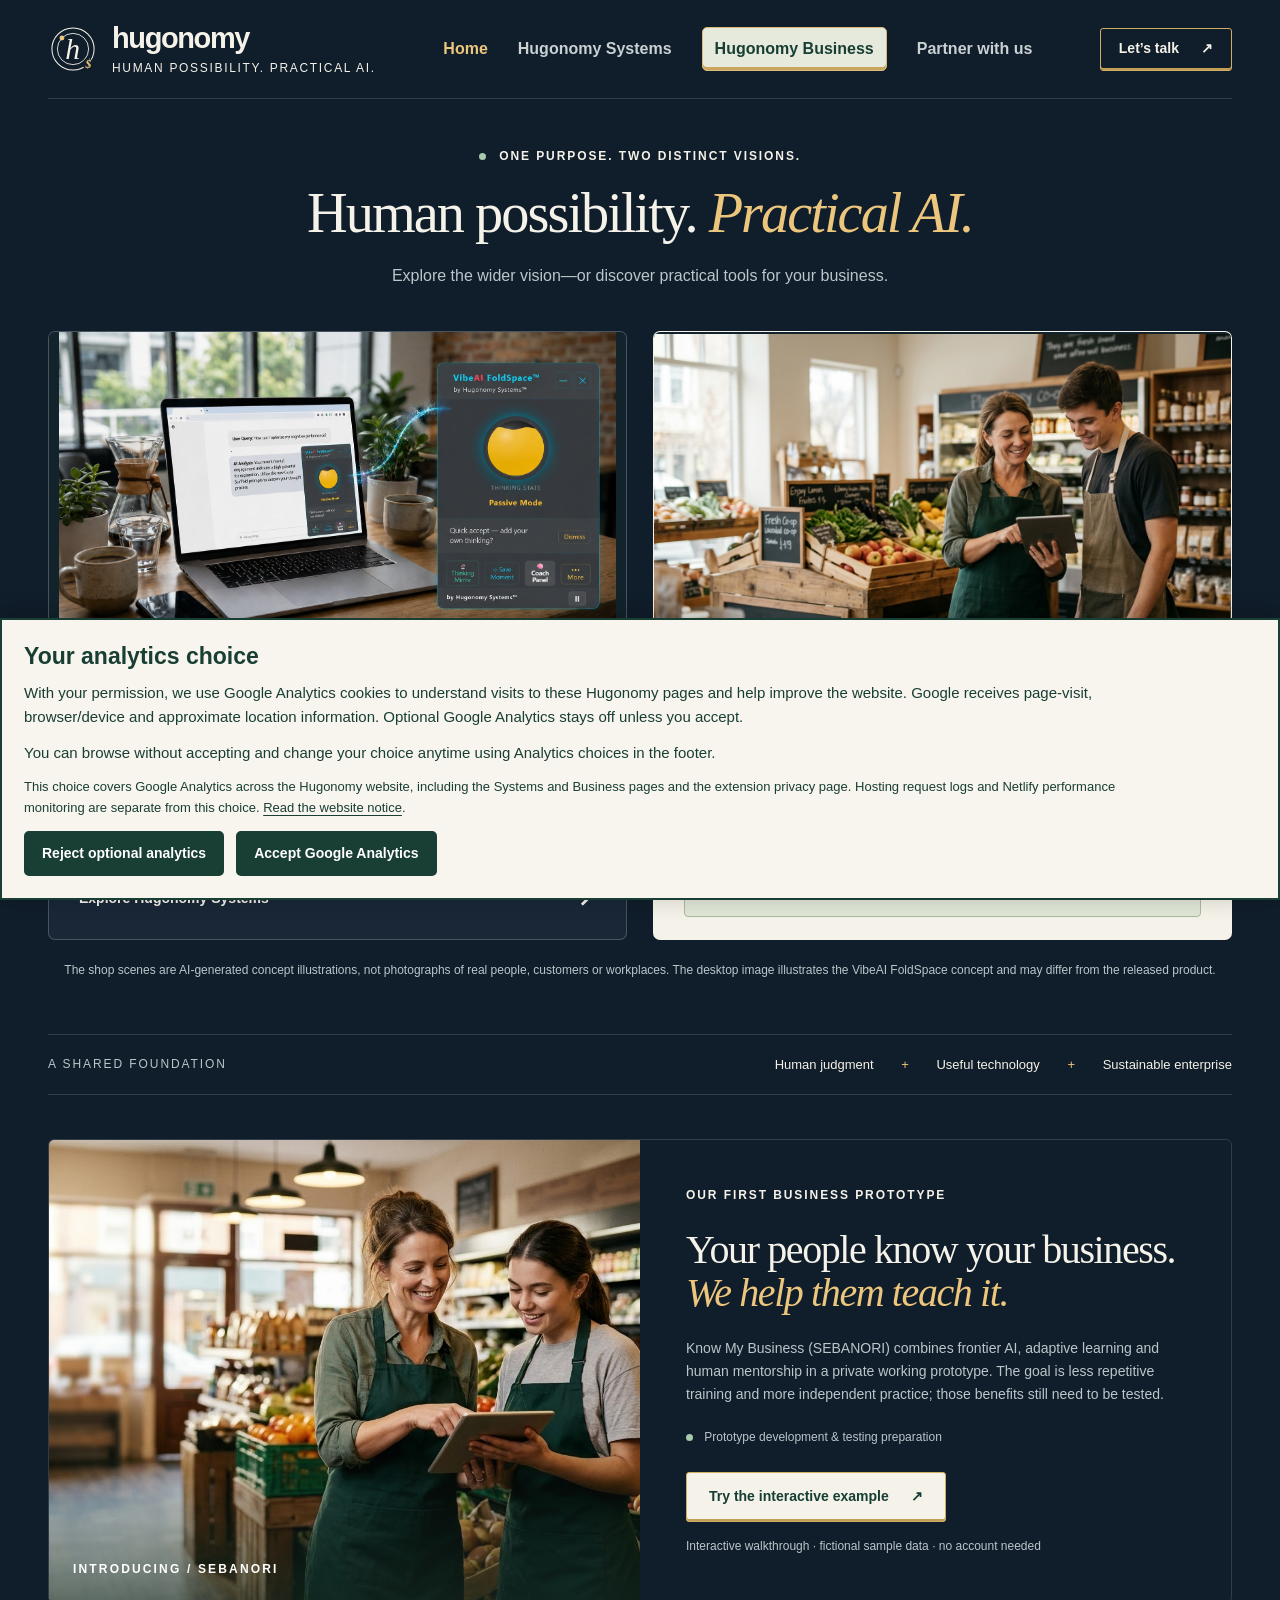
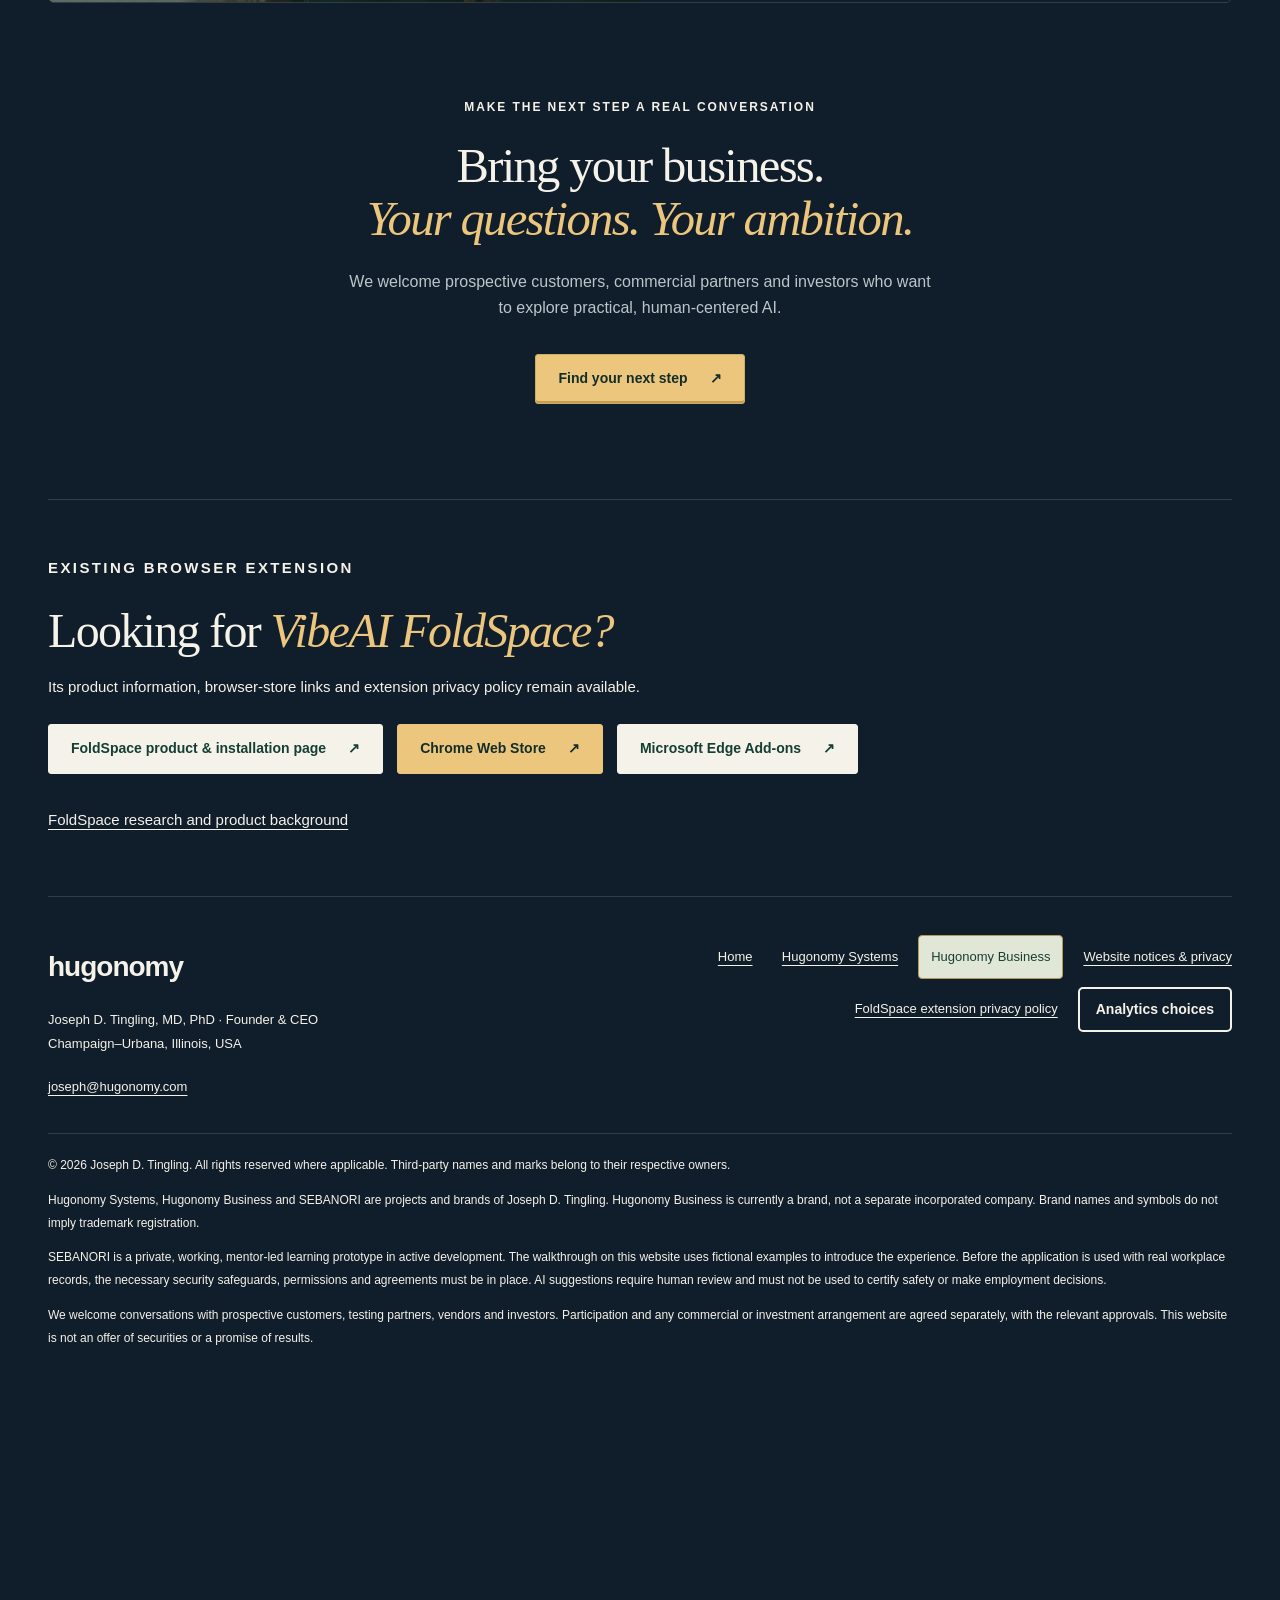
<file: index.html>
<!doctype html><html lang="en"><head><meta charset="utf-8"><meta name="viewport" content="width=device-width, initial-scale=1"><meta name="theme-color" content="#101d2a"><title>Hugonomy — Human possibility. Practical AI.</title><link rel="icon" href="/assets/hugonomy-two-orbit.svg" type="image/svg+xml"><link rel="stylesheet" href="/design.css"><link rel="stylesheet" href="/split-hero.css"><script src="/design.js" defer></script><link rel="stylesheet" href="/accessibility.css"><link rel="stylesheet" href="/footer.css"><meta name="description" content="Explore Hugonomy Systems and Hugonomy Business: ideas about human agency, practical AI tools, and the SEBANORI workplace-learning prototype."><link rel="canonical" href="https://hugonomy.com/"><meta property="og:title" content="Hugonomy — Human possibility. Practical AI."><meta property="og:description" content="Explore Hugonomy Systems and Hugonomy Business: ideas about human agency, practical AI tools, and the SEBANORI workplace-learning prototype."><meta property="og:url" content="https://hugonomy.com/"><meta property="og:type" content="website"><meta property="og:site_name" content="Hugonomy"><meta property="og:image" content="https://hugonomy.com/assets/people-01.jpg"><meta name="twitter:card" content="summary_large_image"><link rel="stylesheet" href="/landing-integration.css"><link rel="stylesheet" href="/website-analytics.css"><script src="/website-analytics.js" defer></script></head><body class="dark"><a class="skip" href="#main">Skip to content</a><header class="nav wrap"><a href="/" class="brand" aria-label="Hugonomy home"><svg class="brand-h" aria-hidden="true" xmlns="http://www.w3.org/2000/svg" viewBox="0 0 64 64" fill="none"><circle cx="32" cy="32" r="27" stroke="currentColor" stroke-width="1.3"/><circle cx="32" cy="32" r="20" stroke="currentColor" stroke-width="1.1"/><text x="31" y="45" text-anchor="middle" font-family="Georgia, Times New Roman, serif" font-size="38" font-style="italic" fill="currentColor">h</text><circle cx="17.86" cy="17.86" r="3.1" fill="#ecc67c"/><circle cx="51.1" cy="51.1" r="7" fill="var(--mark-background,#101d2a)"/><text x="51.1" y="56.1" text-anchor="middle" font-family="Georgia, Times New Roman, serif" font-size="15" font-weight="600" fill="#ecc67c">$</text></svg><span>hugonomy<small>HUMAN POSSIBILITY. PRACTICAL AI.</small></span></a><nav aria-label="Main navigation"><a href="/" aria-current="page">Home</a><a href="/foldspace" >Hugonomy Systems</a><a href="/business/" >Hugonomy Business</a><a href="/business/#opportunity">Partner with us</a></nav><a class="button nav-cta" href="/business/#contact">Let’s talk <span>↗</span></a></header>
<main tabindex="-1" id="main"><section class="split-hero wrap" aria-labelledby="shared-hero-title">
 <div class="split-intro"><p class="eyebrow"><span class="dot"></span> ONE PURPOSE. TWO DISTINCT VISIONS.</p><h1 id="shared-hero-title">Human possibility. <em>Practical AI.</em></h1><p class="lede">Explore the wider vision—or discover practical tools for your business.</p></div>
 <div class="hero-paths">
  <a class="hero-path systems-path" href="/foldspace" aria-labelledby="systems-path-title">
   <div class="path-image"><img src="/assets/systems-foldspace-hero.jpg" alt="Existing Hugonomy Systems concept image: a desktop laptop showing VibeAI FoldSpace and its Thinking Mirror." width="1635" height="963" fetchpriority="high"></div>
   <div class="path-copy"><p class="eyebrow">THE WIDER VISION</p><h2 id="systems-path-title">Hugonomy <em>Systems</em></h2><p>Human agency, AI governance and the ideas shaping how we work with technology.</p><span class="path-action">Explore Hugonomy Systems <span aria-hidden="true">↗</span></span></div>
  </a>
  <a class="hero-path business-path" href="/business/" aria-labelledby="business-path-title">
   <div class="path-image"><img src="/assets/people-01.jpg" alt="AI-generated illustration: Concept illustration of a mentor and trainee discussing a tablet together in a food shop." width="1376" height="768" fetchpriority="high"></div>
   <div class="path-copy"><p class="eyebrow">PRACTICAL APPLICATION</p><h2 id="business-path-title">Hugonomy <em>Business</em></h2><p>Less time training. More time getting things done. Explore our early-stage approach to sharing workplace know-how.</p><span class="path-action">Explore Hugonomy Business <span aria-hidden="true">↗</span></span></div>
  </a>
 </div>
 <p class="split-caption image-disclosure">The shop scenes are AI-generated concept illustrations, not photographs of real people, customers or workplaces. The desktop image illustrates the VibeAI FoldSpace concept and may differ from the released product.</p>
</section>
<div class="shared-line wrap"><span>A SHARED FOUNDATION</span><p>Human judgment <b>+</b> Useful technology <b>+</b> Sustainable enterprise</p></div>

<section class="featured wrap"><div class="feature-photo"><img src="/assets/people-03.jpg" alt="AI-generated illustration: Concept scene of colleagues discussing a tablet beside fresh produce." loading="lazy" width="1376" height="768"><span class="image-label">INTRODUCING / SEBANORI</span></div><div class="featured-copy"><p class="eyebrow">OUR FIRST BUSINESS PROTOTYPE</p><h2>Your people know your business.<br><em>We help them teach it.</em></h2><p>Know My Business (SEBANORI) combines frontier AI, adaptive learning and human mentorship in a private working prototype. The goal is less repetitive training and more independent practice; those benefits still need to be tested.</p><p class="small-status"><span class="dot"></span> Prototype development &amp; testing preparation</p><a class="button cream" href="/business/sebanori/">Try the interactive example <span>↗</span></a><p class="fine">Interactive walkthrough · fictional sample data · no account needed</p></div></section>
<section class="invitation wrap"><p class="eyebrow">MAKE THE NEXT STEP A REAL CONVERSATION</p><h2>Bring your business.<br><em>Your questions. Your ambition.</em></h2><p>We welcome prospective customers, commercial partners and investors who want to explore practical, human-centered AI.</p><a class="button gold" href="/business/#contact">Find your next step <span>↗</span></a></section><section class="wrap foldspace-access" id="install" aria-labelledby="foldspace-title"><div id="install-actions"><p class="eyebrow">EXISTING BROWSER EXTENSION</p><h2 id="foldspace-title">Looking for <em>VibeAI FoldSpace?</em></h2><p>Its product information, browser-store links and extension privacy policy remain available.</p><div class="actions"><a class="button cream" href="/foldspace">FoldSpace product &amp; installation page <span aria-hidden="true">↗</span></a><a class="button gold" href="https://chromewebstore.google.com/detail/lkmfjgaahnmlncgaeocfgiohjiodiohi" target="_blank" rel="noopener noreferrer">Chrome Web Store <span aria-hidden="true">↗</span></a><a class="button cream" href="https://microsoftedge.microsoft.com/addons/detail/kbdhbghaidmildhhbodkppnnhklmddfh" target="_blank" rel="noopener noreferrer">Microsoft Edge Add-ons <span aria-hidden="true">↗</span></a></div></div><p id="research" class="foldspace-research"><a href="/foldspace#research">FoldSpace research and product background</a></p></section></main><footer class="wrap unified-footer" aria-label="Hugonomy footer">
 <div class="uf-top"><div><a class="uf-brand" href="/">hugonomy</a><p>Joseph D. Tingling, MD, PhD · Founder &amp; CEO<br>Champaign–Urbana, Illinois, USA</p><a href="mailto:joseph@hugonomy.com">joseph@hugonomy.com</a></div><nav aria-label="Footer navigation"><a href="/">Home</a><a href="/foldspace">Hugonomy Systems</a><a class="uf-business" href="/business/">Hugonomy Business</a><a href="/website-notices.html">Website notices &amp; privacy</a>
<a href="https://hugonomy.com/privacy">FoldSpace extension privacy policy</a><button type="button" class="analytics-settings" data-analytics-settings hidden>Analytics choices</button></nav></div>
 <div class="uf-notices"><p>© 2026 Joseph D. Tingling. All rights reserved where applicable. Third-party names and marks belong to their respective owners.</p><p>Hugonomy Systems, Hugonomy Business and SEBANORI are projects and brands of Joseph D. Tingling. Hugonomy Business is currently a brand, not a separate incorporated company. Brand names and symbols do not imply trademark registration.</p><p>SEBANORI is a private, working, mentor-led learning prototype in active development. The walkthrough on this website uses fictional examples to introduce the experience. Before the application is used with real workplace records, the necessary security safeguards, permissions and agreements must be in place. AI suggestions require human review and must not be used to certify safety or make employment decisions.</p><p>We welcome conversations with prospective customers, testing partners, vendors and investors. Participation and any commercial or investment arrangement are agreed separately, with the relevant approvals. This website is not an offer of securities or a promise of results.</p></div>
</footer></body></html>
</file>
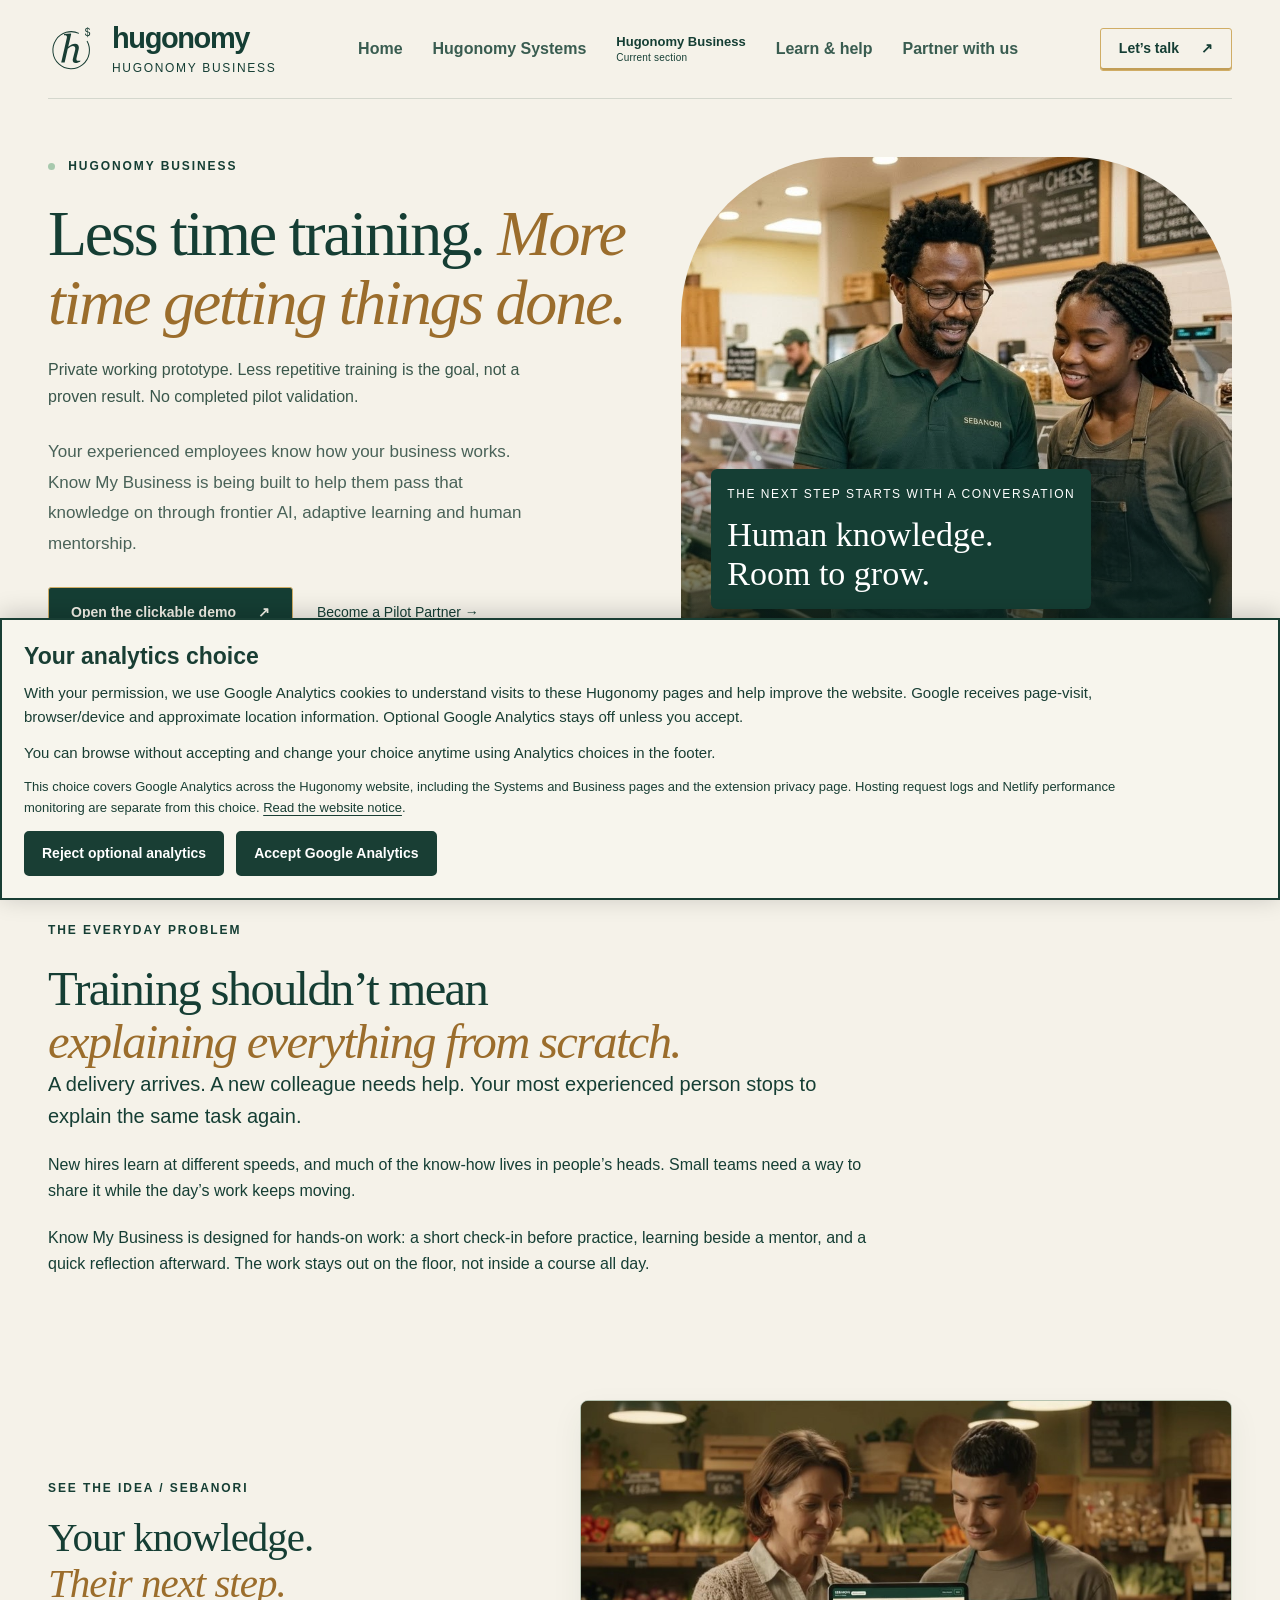
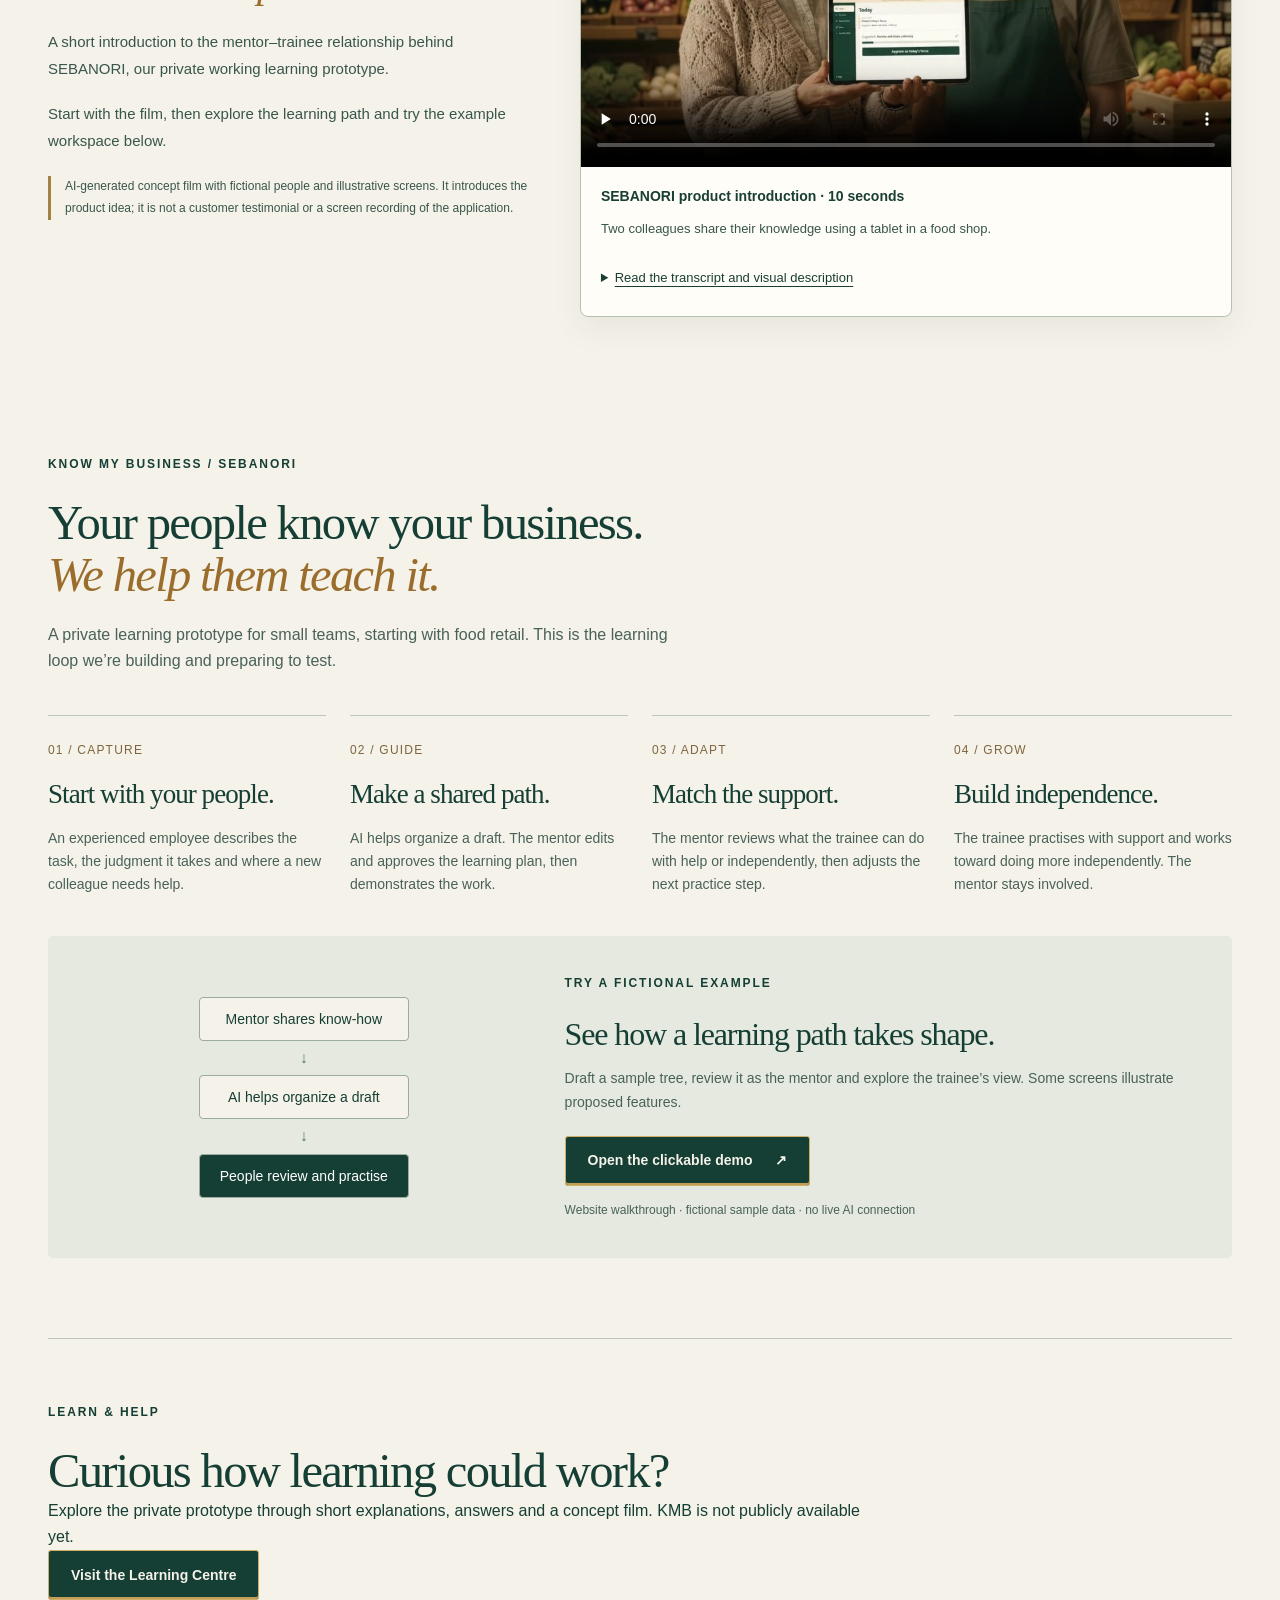
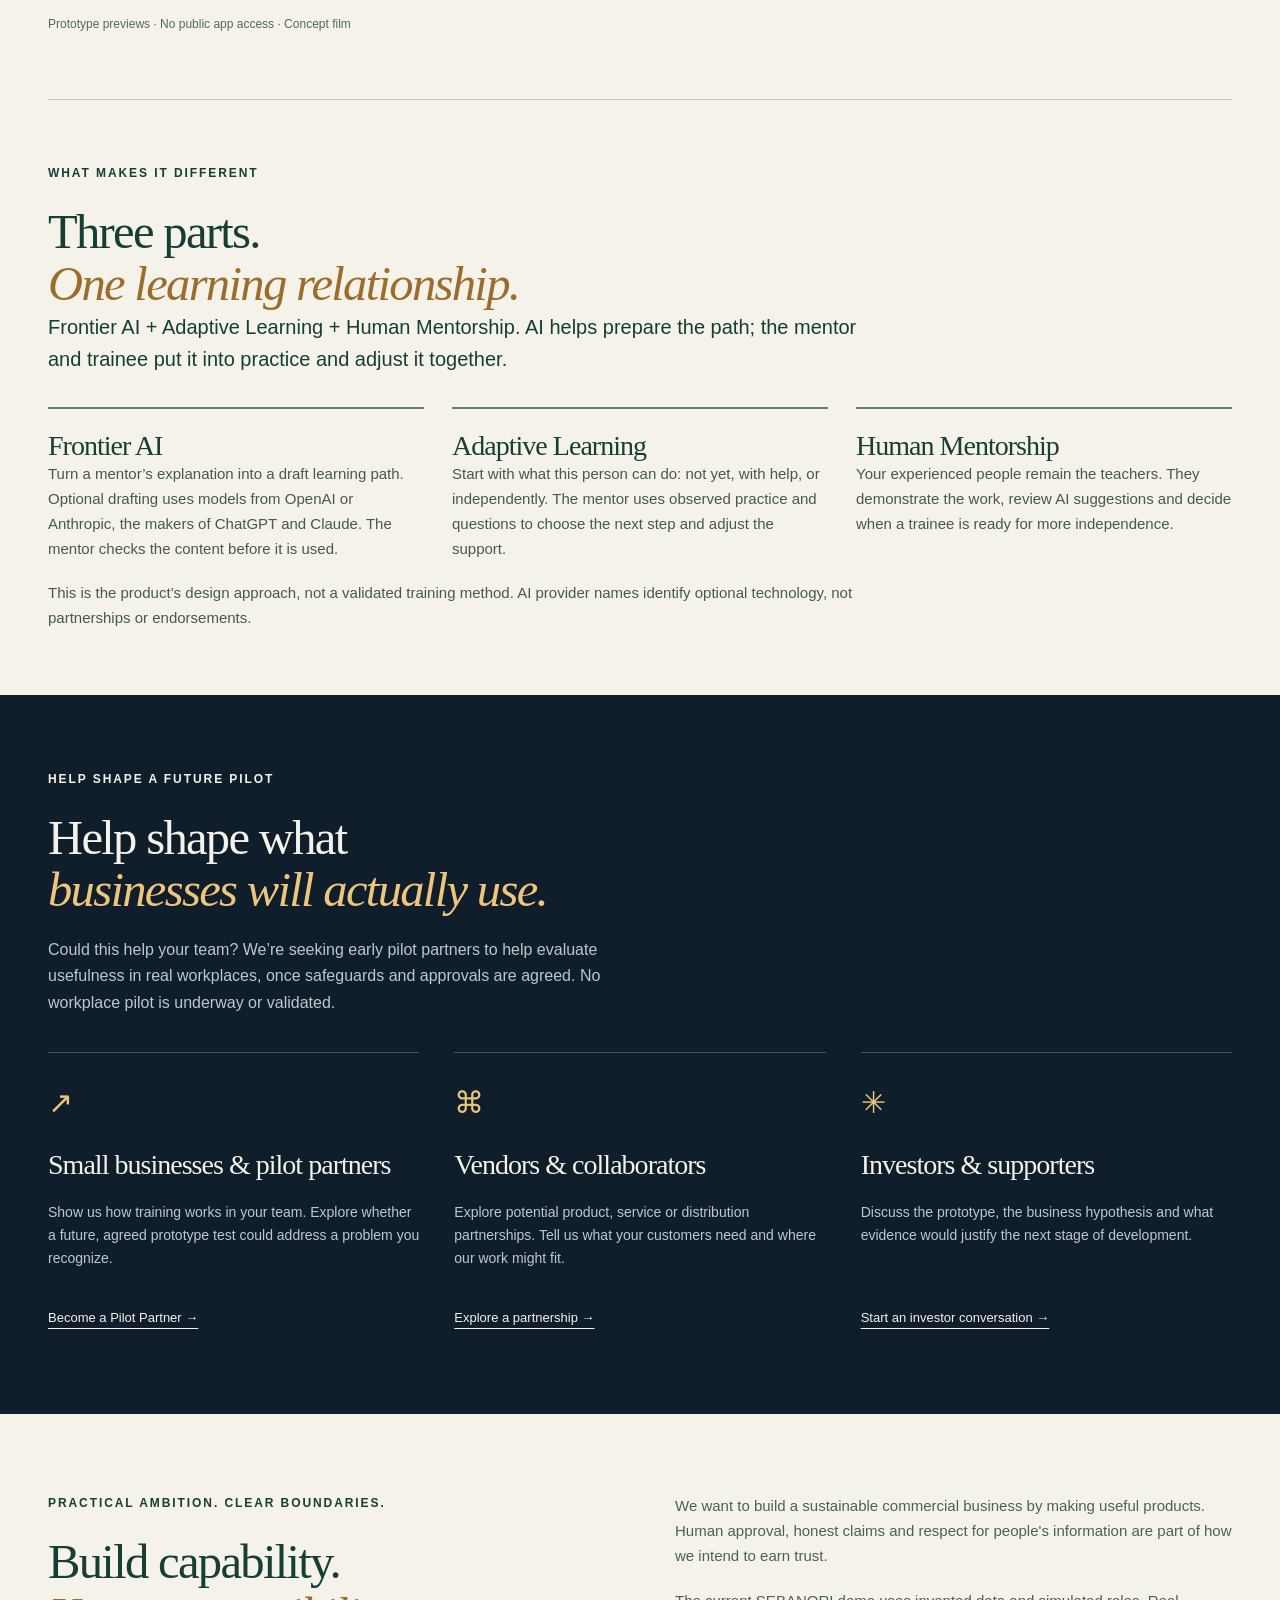
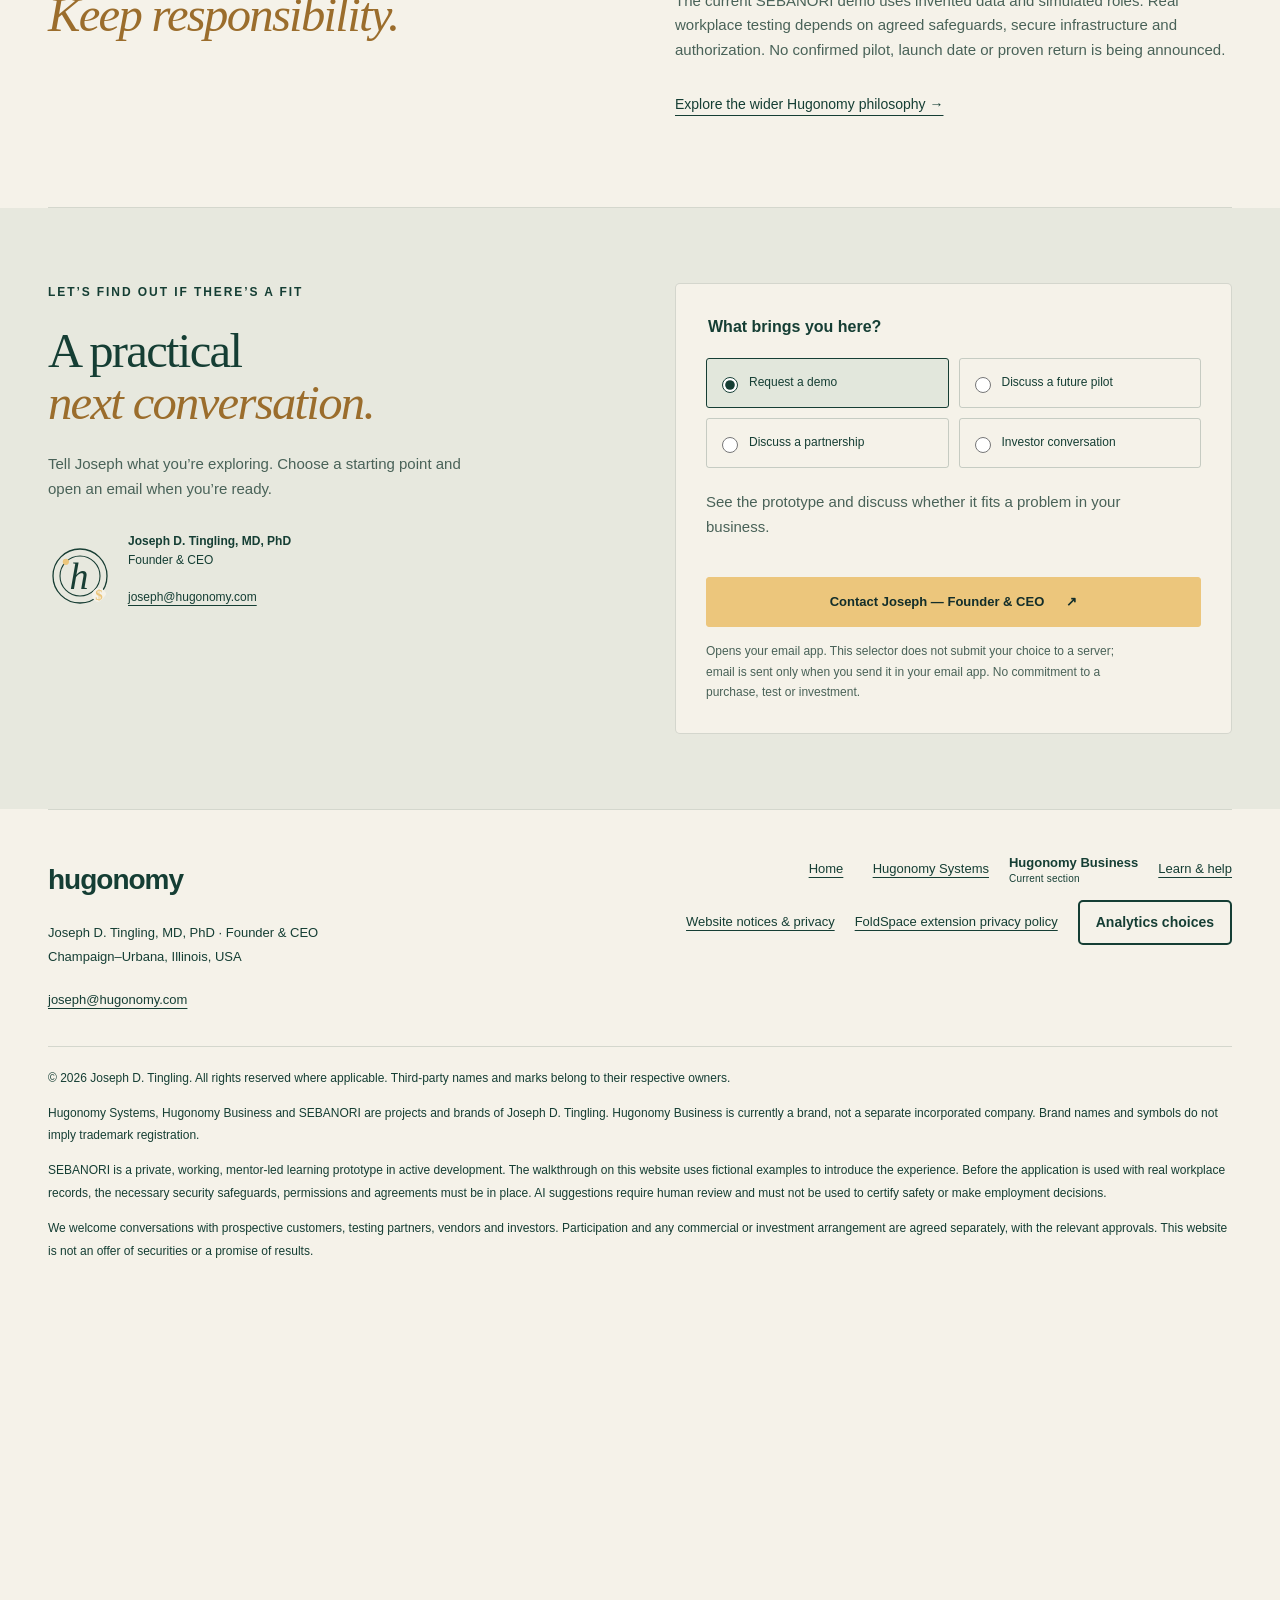
<file: business/index.html>
<!doctype html><html lang="en"><head><meta charset="utf-8"><meta name="viewport" content="width=device-width, initial-scale=1"><meta name="theme-color" content="#101d2a"><title>Hugonomy Business | Know My Business: mentor-led learning prototype</title><link rel="icon" href="/assets/hugonomy-business-symbol-teal.svg" type="image/svg+xml"><link rel="stylesheet" href="/design.css"><link rel="stylesheet" href="/split-hero.css"><script src="/design.js" defer></script><link rel="stylesheet" href="/accessibility.css"><link rel="stylesheet" href="/footer.css"><meta name="description" content="Know My Business is a private working prototype combining AI-assisted preparation, adaptive learning and human mentorship. Explore the learning approach and request a demonstration."><link rel="canonical" href="https://hugonomy.com/business/"><meta property="og:title" content="Hugonomy Business | Know My Business: mentor-led learning prototype"><meta property="og:description" content="Know My Business is a private working prototype combining AI-assisted preparation, adaptive learning and human mentorship. Explore the learning approach and request a demonstration."><meta property="og:url" content="https://hugonomy.com/business/"><meta property="og:type" content="website"><meta property="og:site_name" content="Hugonomy"><meta property="og:image" content="https://hugonomy.com/assets/people-01.jpg"><meta name="twitter:card" content="summary_large_image"><link rel="stylesheet" href="/landing-integration.css"><link rel="stylesheet" href="/website-analytics.css"><script src="/website-analytics.js" defer></script><link rel="stylesheet" href="/business-films.css"><link rel="stylesheet" href="/training-story.css"></head><body class="light"><a class="skip" href="#main">Skip to content</a><header class="nav wrap"><a href="/business/" class="brand" aria-label="Hugonomy Business homepage"><img class="brand-h" src="/assets/hugonomy-business-symbol-teal.svg" alt="" width="50" height="50"><span>hugonomy<small>HUGONOMY BUSINESS</small></span></a><nav aria-label="Main navigation"><a href="/">Home</a><a href="/foldspace" >Hugonomy Systems</a><span class="current-section" aria-current="page">Hugonomy Business<small>Current section</small></span><a href="/business/learn/">Learn &amp; help</a><a href="/business/#opportunity">Partner with us</a></nav><a class="button nav-cta" href="/business/#contact">Let’s talk <span>↗</span></a></header>
<main tabindex="-1" id="main"><section class="business-hero wrap"><div><p class="eyebrow"><span class="dot"></span> HUGONOMY BUSINESS</p><h1>Less time training. <em>More time getting things done.</em></h1><p class="hero-goal">Private working prototype. Less repetitive training is the goal, not a proven result. No completed pilot validation.</p><p class="lede">Your experienced employees know how your business works. Know My Business is being built to help them pass that knowledge on through frontier AI, adaptive learning and human mentorship.</p><div class="actions"><a class="button green" href="sebanori/#example">Open the clickable demo <span>↗</span></a><a class="quiet" href="#contact" data-route="testing">Become a Pilot Partner →</a></div></div><div class="business-photo"><img src="/assets/people-02.jpg" alt="AI-generated illustration: Concept illustration of a mentor and colleague reviewing a tablet in a food shop." width="1376" height="768"><div class="photo-caption"><span>THE NEXT STEP STARTS WITH A CONVERSATION</span><strong>Human knowledge.<br>Room to grow.</strong></div></div></section><p class="wrap image-disclosure">The shop scene is an AI-generated concept illustration, not a photograph of real people, customers or a workplace.</p>
<section class="business-strip"><div class="wrap"><span>PROTOTYPE STAGE</span><p>Seeking small businesses to help shape a future, agreed pilot.</p><a href="#contact">Talk to the founder ↗</a></div></section>
<section class="training-section wrap" aria-labelledby="training-problem"><p class="eyebrow">THE EVERYDAY PROBLEM</p><h2 id="training-problem">Training shouldn’t mean<br><em>explaining everything from scratch.</em></h2><p class="training-lead">A delivery arrives. A new colleague needs help. Your most experienced person stops to explain the same task again.</p><p>New hires learn at different speeds, and much of the know-how lives in people’s heads. Small teams need a way to share it while the day’s work keeps moving.</p><p>Know My Business is designed for hands-on work: a short check-in before practice, learning beside a mentor, and a quick reflection afterward. The work stays out on the floor, not inside a course all day.</p></section>
<section class="business-film-section wrap" aria-labelledby="business-film-title"><div class="business-film-copy"><p class="eyebrow">SEE THE IDEA / SEBANORI</p><h2 id="business-film-title">Your knowledge.<br><em>Their next step.</em></h2><p>A short introduction to the mentor–trainee relationship behind SEBANORI, our private working learning prototype.</p><p>Start with the film, then explore the learning path and try the example workspace below.</p><p class="business-film-disclosure">AI-generated concept film with fictional people and illustrative screens. It introduces the product idea; it is not a customer testimonial or a screen recording of the application.</p></div><figure class="business-film-player"><video controls playsinline preload="none" poster="/assets/video/sebanori/business-introduction.jpg" aria-label="SEBANORI product introduction" aria-describedby="business-introduction-caption"><source src="/assets/video/sebanori/business-introduction.mp4" type="video/mp4"><track kind="captions" src="/assets/video/sebanori/business-introduction.en.vtt" srclang="en" label="English" default>Your browser does not support this video. <a href="/assets/video/sebanori/business-introduction.mp4">Open the film</a>.</video><figcaption id="business-introduction-caption"><strong>SEBANORI product introduction · 10 seconds</strong><p>Two colleagues share their knowledge using a tablet in a food shop.</p></figcaption><details class="business-film-transcript"><summary>Read the transcript and visual description</summary><p><strong>Narration:</strong> “Know My Business. Your knowledge. Their next step.”</p><p><strong>Visual description:</strong> An experienced colleague and a new colleague stand together in a shop, holding a tablet displaying an illustrative learning workspace.</p></details></figure></section>
<section class="product-section wrap"><div class="section-title"><p class="eyebrow">KNOW MY BUSINESS / SEBANORI</p><h2>Your people know your business.<br><em>We help them teach it.</em></h2><p>A private learning prototype for small teams, starting with food retail. This is the learning loop we’re building and preparing to test.</p></div>
<div class="process training-workflow"><article><span>01 / CAPTURE</span><h3>Start with your people.</h3><p>An experienced employee describes the task, the judgment it takes and where a new colleague needs help.</p></article><article><span>02 / GUIDE</span><h3>Make a shared path.</h3><p>AI helps organize a draft. The mentor edits and approves the learning plan, then demonstrates the work.</p></article><article><span>03 / ADAPT</span><h3>Match the support.</h3><p>The mentor reviews what the trainee can do with help or independently, then adjusts the next practice step.</p></article><article><span>04 / GROW</span><h3>Build independence.</h3><p>The trainee practises with support and works toward doing more independently. The mentor stays involved.</p></article></div>
<div class="demo-invite"><div class="tiny-tree" aria-hidden="true"><i>Mentor shares know-how</i><span>↓</span><i>AI helps organize a draft</i><span>↓</span><i>People review and practise</i></div><div><p class="eyebrow">TRY A FICTIONAL EXAMPLE</p><h3>See how a learning path takes shape.</h3><p>Draft a sample tree, review it as the mentor and explore the trainee’s view. Some screens illustrate proposed features.</p><a class="button green" href="sebanori/#example">Open the clickable demo <span>↗</span></a><p class="fine">Website walkthrough · fictional sample data · no live AI connection</p></div></div></section>
<section class="training-section wrap" aria-labelledby="learning-centre-title"><p class="eyebrow">LEARN &amp; HELP</p><h2 id="learning-centre-title">Curious how learning could work?</h2><p>Explore the private prototype through short explanations, answers and a concept film. KMB is not publicly available yet.</p><a class="button green" href="/business/learn/">Visit the Learning Centre</a><p class="fine">Prototype previews · No public app access · Concept film</p></section>
<section class="training-section wrap" aria-labelledby="pillars-title">
<p class="eyebrow">WHAT MAKES IT DIFFERENT</p><h2 id="pillars-title">Three parts.<br><em>One learning relationship.</em></h2>
<p class="training-lead">Frontier AI + Adaptive Learning + Human Mentorship. AI helps prepare the path; the mentor and trainee put it into practice and adjust it together.</p>
<div class="training-pillars"><article><h3>Frontier AI</h3><p>Turn a mentor’s explanation into a draft learning path. Optional drafting uses models from OpenAI or Anthropic, the makers of ChatGPT and Claude. The mentor checks the content before it is used.</p></article><article><h3>Adaptive Learning</h3><p>Start with what this person can do: not yet, with help, or independently. The mentor uses observed practice and questions to choose the next step and adjust the support.</p></article><article><h3>Human Mentorship</h3><p>Your experienced people remain the teachers. They demonstrate the work, review AI suggestions and decide when a trainee is ready for more independence.</p></article></div>
<p class="training-note">This is the product’s design approach, not a validated training method. AI provider names identify optional technology, not partnerships or endorsements.</p>
</section>
<section class="opportunity" id="opportunity"><div class="wrap"><div class="section-title"><p class="eyebrow">HELP SHAPE A FUTURE PILOT</p><h2>Help shape what<br><em>businesses will actually use.</em></h2><p>Could this help your team? We’re seeking early pilot partners to help evaluate usefulness in real workplaces, once safeguards and approvals are agreed. No workplace pilot is underway or validated.</p></div><div class="opportunity-grid"><article><span class="op-icon" aria-hidden="true">↗</span><h3>Small businesses &amp; pilot partners</h3><p>Show us how training works in your team. Explore whether a future, agreed prototype test could address a problem you recognize.</p><a href="#contact" data-route="testing">Become a Pilot Partner →</a></article><article><span class="op-icon" aria-hidden="true">⌘</span><h3>Vendors &amp; collaborators</h3><p>Explore potential product, service or distribution partnerships. Tell us what your customers need and where our work might fit.</p><a href="#contact" data-route="partner">Explore a partnership →</a></article><article><span class="op-icon" aria-hidden="true">✳</span><h3>Investors &amp; supporters</h3><p>Discuss the prototype, the business hypothesis and what evidence would justify the next stage of development.</p><a href="#contact" data-route="investor">Start an investor conversation →</a></article></div></div></section>
<section class="boundaries wrap"><div><p class="eyebrow">PRACTICAL AMBITION. CLEAR BOUNDARIES.</p><h2>Build capability.<br><em>Keep responsibility.</em></h2></div><div><p>We want to build a sustainable commercial business by making useful products. Human approval, honest claims and respect for people's information are part of how we intend to earn trust.</p><p>The current SEBANORI demo uses invented data and simulated roles. Real workplace testing depends on agreed safeguards, secure infrastructure and authorization. No confirmed pilot, launch date or proven return is being announced.</p><a class="quiet" href="/foldspace">Explore the wider Hugonomy philosophy →</a></div></section>
<section class="contact-section" id="contact"><div class="wrap contact-grid"><div><p class="eyebrow">LET’S FIND OUT IF THERE’S A FIT</p><h2>A practical<br><em>next conversation.</em></h2><p>Tell Joseph what you’re exploring. Choose a starting point and open an email when you’re ready.</p><div class="founder"><img src="/assets/hugonomy-two-orbit.svg" alt="Hugonomy symbol" width="64" height="64" loading="lazy"><div><strong>Joseph D. Tingling, MD, PhD</strong><span>Founder &amp; CEO</span><a href="mailto:joseph@hugonomy.com">joseph@hugonomy.com</a></div></div></div><div class="contact-panel"><fieldset><legend>What brings you here?</legend><div class="contact-options"><label><input type="radio" name="interest" value="demo" checked> Request a demo</label><label><input type="radio" name="interest" value="testing"> Discuss a future pilot</label><label><input type="radio" name="interest" value="partner"> Discuss a partnership</label><label><input type="radio" name="interest" value="investor"> Investor conversation</label></div></fieldset><p id="contact-explanation" aria-live="polite">See the prototype and discuss whether it fits a problem in your business.</p><a id="contact-email" class="button gold" href="mailto:joseph@hugonomy.com?subject=Hugonomy%20Business%20%E2%80%94%20demo%20request">Contact Joseph — Founder &amp; CEO <span>↗</span></a><p class="fine">Opens your email app. This selector does not submit your choice to a server; email is sent only when you send it in your email app. No commitment to a purchase, test or investment.</p></div></div></section></main><footer class="wrap unified-footer" aria-label="Hugonomy footer">
 <div class="uf-top"><div><a class="uf-brand" href="/">hugonomy</a><p>Joseph D. Tingling, MD, PhD · Founder &amp; CEO<br>Champaign–Urbana, Illinois, USA</p><a href="mailto:joseph@hugonomy.com">joseph@hugonomy.com</a></div><nav aria-label="Footer navigation"><a href="/">Home</a><a href="/foldspace">Hugonomy Systems</a><span class="current-section" aria-current="page">Hugonomy Business<small>Current section</small></span><a href="/business/learn/">Learn &amp; help</a><a href="/website-notices.html">Website notices &amp; privacy</a>
<a href="https://hugonomy.com/privacy">FoldSpace extension privacy policy</a><button type="button" class="analytics-settings" data-analytics-settings hidden>Analytics choices</button></nav></div>
 <div class="uf-notices"><p>© 2026 Joseph D. Tingling. All rights reserved where applicable. Third-party names and marks belong to their respective owners.</p><p>Hugonomy Systems, Hugonomy Business and SEBANORI are projects and brands of Joseph D. Tingling. Hugonomy Business is currently a brand, not a separate incorporated company. Brand names and symbols do not imply trademark registration.</p><p>SEBANORI is a private, working, mentor-led learning prototype in active development. The walkthrough on this website uses fictional examples to introduce the experience. Before the application is used with real workplace records, the necessary security safeguards, permissions and agreements must be in place. AI suggestions require human review and must not be used to certify safety or make employment decisions.</p><p>We welcome conversations with prospective customers, testing partners, vendors and investors. Participation and any commercial or investment arrangement are agreed separately, with the relevant approvals. This website is not an offer of securities or a promise of results.</p></div>
</footer></body></html>
</file>
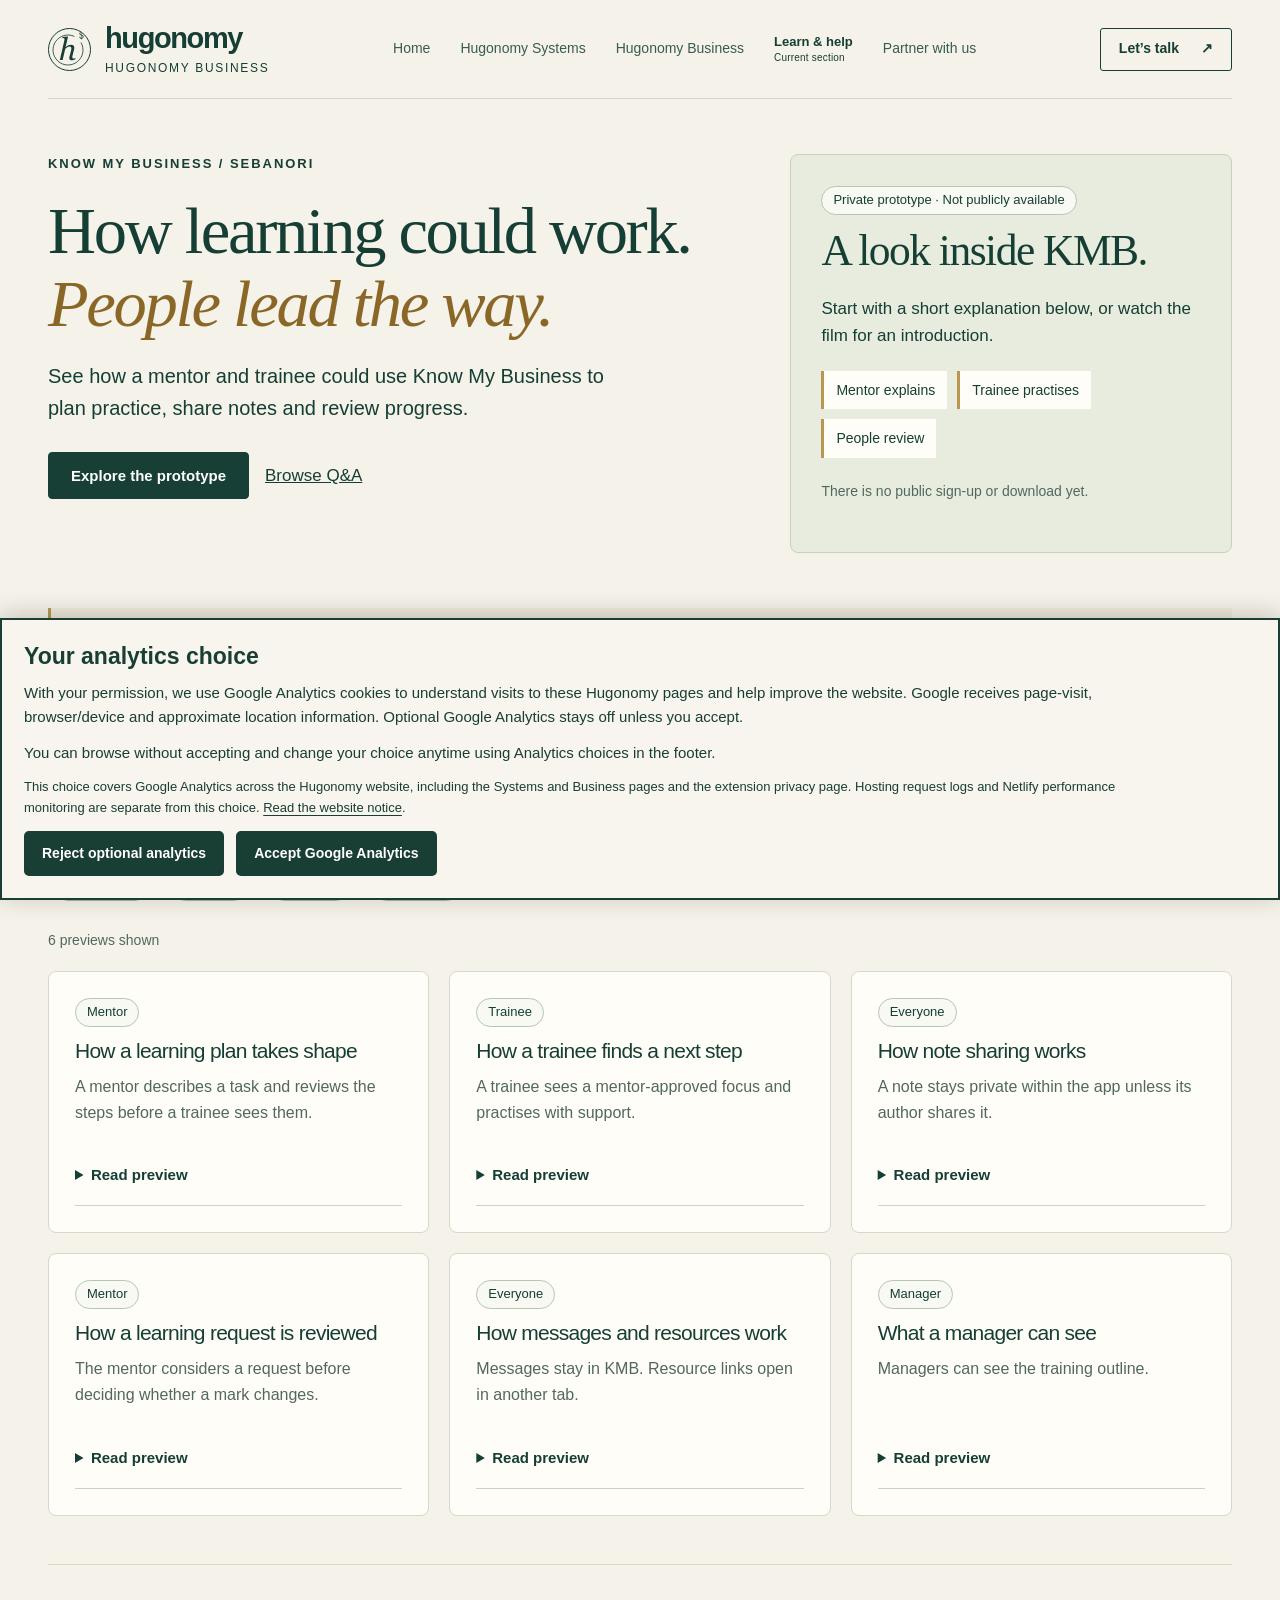
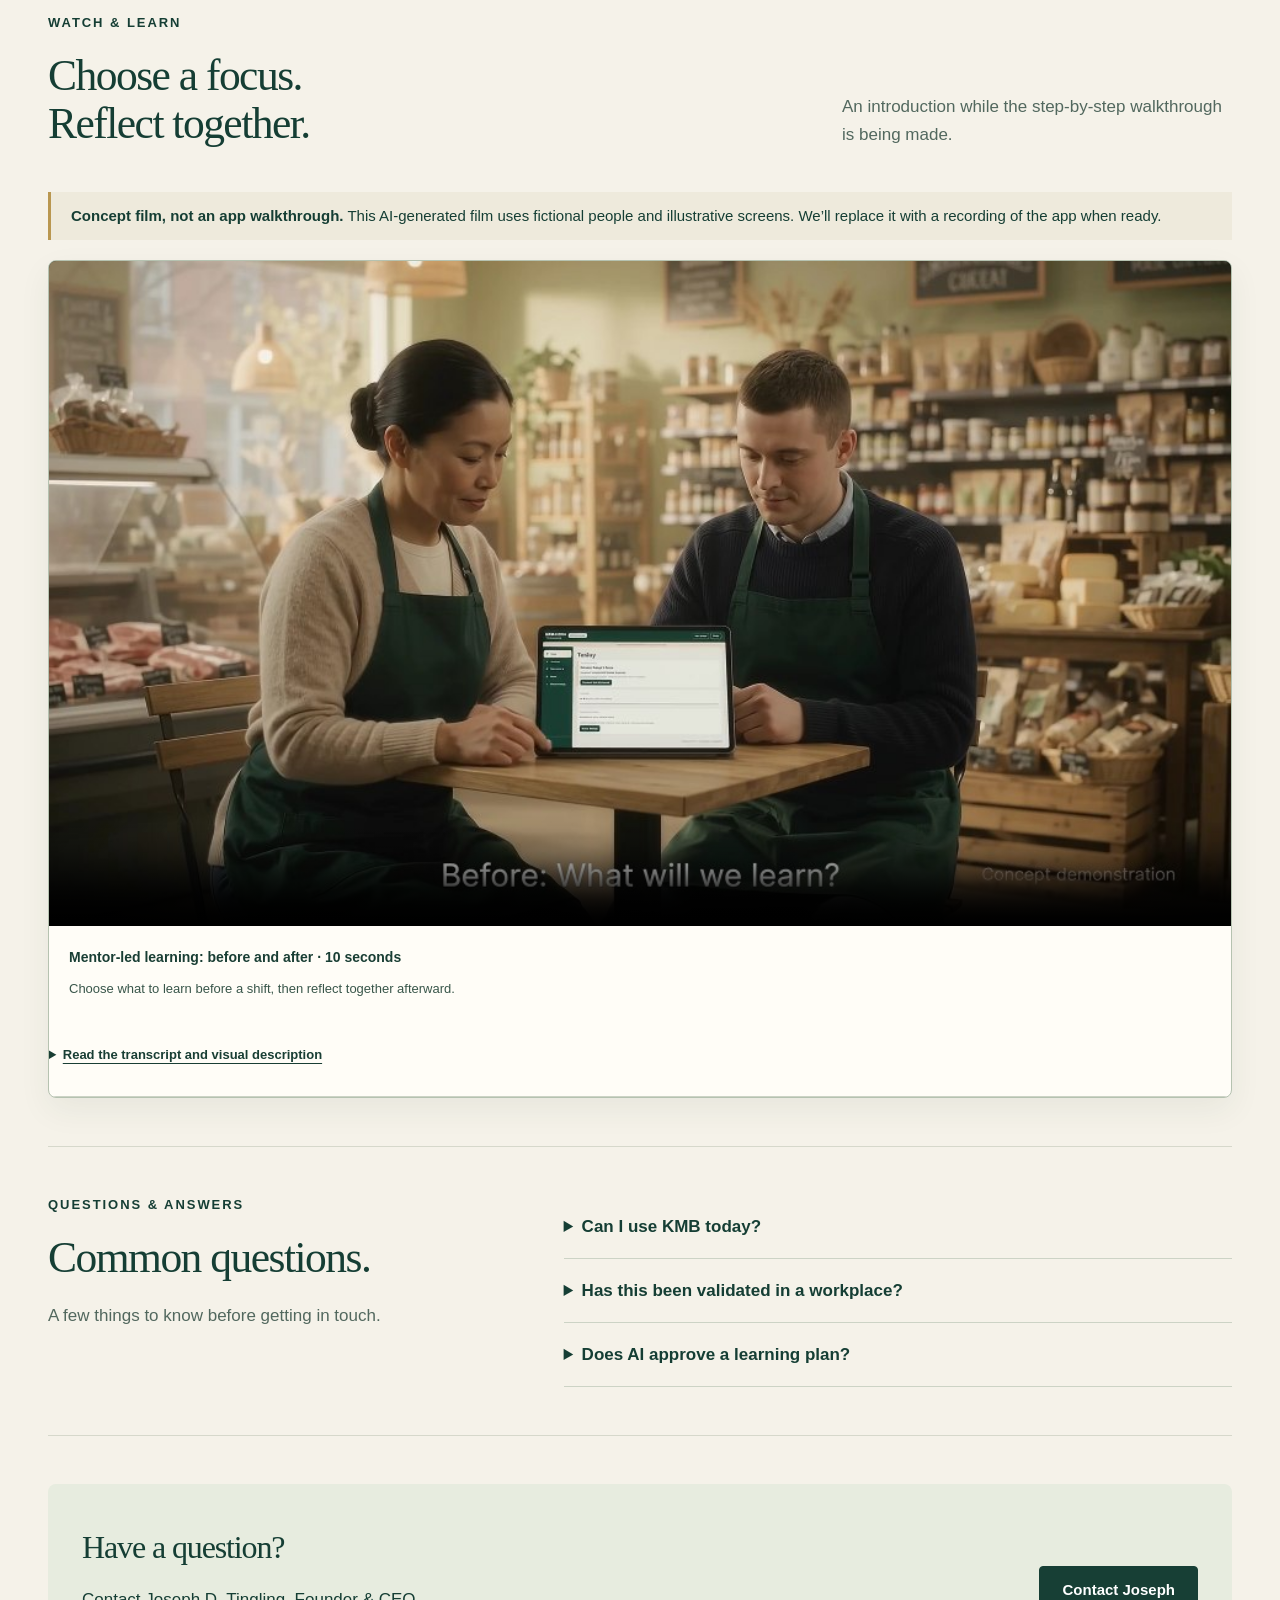
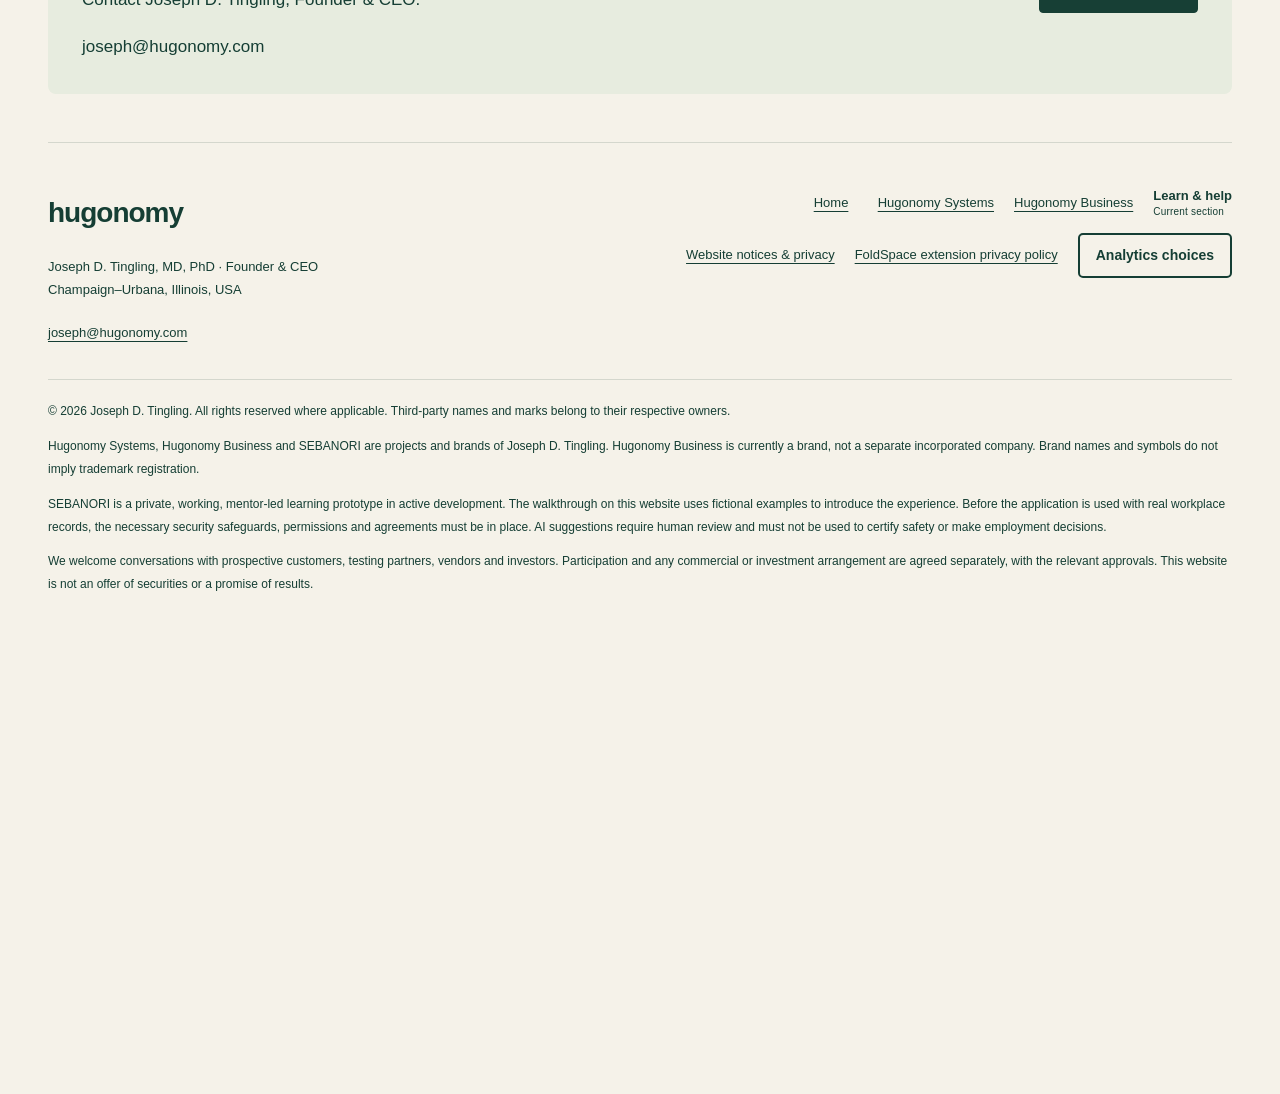
<file: business/learn/index.html>
<!doctype html><html lang="en"><head><meta charset="utf-8"><meta name="viewport" content="width=device-width, initial-scale=1"><title>Learning Centre | Hugonomy Business prototype preview</title><meta name="description" content="Explore how mentor-led learning could work in Know My Business. Private prototype previews and answers; no public sign-up or download yet."><link rel="canonical" href="https://hugonomy.com/business/learn/"><meta property="og:title" content="Learning Centre | Hugonomy Business"><meta property="og:description" content="How learning could work. People lead the way. Explore the private KMB prototype; not publicly available."><meta property="og:url" content="https://hugonomy.com/business/learn/"><meta property="og:type" content="website"><meta property="og:site_name" content="Hugonomy"><link rel="icon" href="/assets/hugonomy-business-symbol-teal.svg" type="image/svg+xml"><link rel="stylesheet" href="/design.css"><link rel="stylesheet" href="/accessibility.css"><link rel="stylesheet" href="/footer.css"><link rel="stylesheet" href="/landing-integration.css"><link rel="stylesheet" href="/website-analytics.css"><link rel="stylesheet" href="/business/learn/learning.css"><link rel="stylesheet" href="/business-films.css"><script src="/design.js" defer></script><script src="/website-analytics.js" defer></script><script src="/business/learn/learning.js" defer></script></head><body class="light"><a class="skip" href="#main">Skip to content</a><header class="nav wrap"><a href="/business/" class="brand" aria-label="Hugonomy Business homepage"><img class="brand-h" src="/assets/hugonomy-business-symbol-teal.svg" alt="" width="50" height="50"><span>hugonomy<small>HUGONOMY BUSINESS</small></span></a><nav aria-label="Main navigation"><a href="/">Home</a><a href="/foldspace" >Hugonomy Systems</a><a href="/business/">Hugonomy Business</a><span class="current-section" aria-current="page">Learn &amp; help<small>Current section</small></span><a href="/business/#opportunity">Partner with us</a></nav><a class="button nav-cta" href="/business/#contact">Let’s talk <span>↗</span></a></header><main id="main" tabindex="-1" class="learning-content wrap"><div class="hero"><div><p class="eyebrow">Know My Business / SEBANORI</p><h1>How learning could work.<br><em>People lead the way.</em></h1><p class="intro">See how a mentor and trainee could use Know My Business to plan practice, share notes and review progress.</p><div class="actions"><a class="button" href="#guides">Explore the prototype</a><a href="#questions">Browse Q&amp;A</a></div></div><aside class="feature"><span class="pill">Private prototype · Not publicly available</span><h2>A look inside KMB.</h2><p>Start with a short explanation below, or watch the film for an introduction.</p><div class="map"><span>Mentor explains</span><span>Trainee practises</span><span>People review</span></div><p class="small muted">There is no public sign-up or download yet.</p></aside></div><p class="note"><strong>We’re still building and testing.</strong> The examples are invented. KMB has not been validated in a workplace, and features may change.</p><section class="section" id="guides"><div class="section-head"><div><p class="eyebrow">The essentials</p><h2>How KMB works.</h2></div><p class="muted">Choose a role to find the parts relevant to you.</p></div><div class="filters" role="group" aria-label="Filter guides by role" hidden><button aria-pressed="true" data-filter="all">All guides</button><button aria-pressed="false" data-filter="mentor">Mentor</button><button aria-pressed="false" data-filter="trainee">Trainee</button><button aria-pressed="false" data-filter="manager">Manager</button></div><p id="filter-status" class="small muted" aria-live="polite" hidden>6 previews shown</p><div class="grid"><article class="card" data-role="mentor"><span class="pill">Mentor</span><h3>How a learning plan takes shape</h3><p>A mentor describes a task and reviews the steps before a trainee sees them.</p><details id="guide-plan"><summary>Read preview<span class="sr">: How a learning plan takes shape</span></summary><ol><li>The mentor describes the task and where help may be needed.</li><li>For a simple example such as arranging three paper cups, the draft sets out the steps and what the trainee needs to show.</li><li>The mentor edits and approves the draft before adding it to the trainee’s plan.</li></ol></details></article><article class="card" data-role="trainee"><span class="pill">Trainee</span><h3>How a trainee finds a next step</h3><p>A trainee sees a mentor-approved focus and practises with support.</p><details id="guide-step"><summary>Read preview<span class="sr">: How a trainee finds a next step</span></summary><ol><li>The trainee opens their plan to see what to practise and the steps involved.</li><li>They can practise with help before trying it on their own.</li><li>When ready, they can ask the mentor to review their progress.</li></ol></details></article><article class="card" data-role="everyone"><span class="pill">Everyone</span><h3>How note sharing works</h3><p>A note stays private within the app unless its author shares it.</p><details id="guide-privacy"><summary>Read preview<span class="sr">: How note sharing works</span></summary><ol><li>The author can save a reflection for themselves.</li><li>Choosing to share lets their assigned mentor or trainee read the saved note.</li><li>Stopping sharing blocks future access, but cannot erase a copy someone has already seen. System operators can access stored data.</li></ol></details></article><article class="card" data-role="mentor"><span class="pill">Mentor</span><h3>How a learning request is reviewed</h3><p>The mentor considers a request before deciding whether a mark changes.</p><details id="guide-review"><summary>Read preview<span class="sr">: How a learning request is reviewed</span></summary><ol><li>The mentor opens a request and checks the skill involved.</li><li>They decide whether to approve or decline it.</li><li>A request alone does not change a mark.</li></ol></details></article><article class="card" data-role="everyone"><span class="pill">Everyone</span><h3>How messages and resources work</h3><p>Messages stay in KMB. Resource links open in another tab.</p><details id="guide-links"><summary>Read preview<span class="sr">: How messages and resources work</span></summary><ol><li>The mentor and trainee use Inbox to ask questions and reply. A message is sent only when they choose to send it.</li><li>Before opening an outside link, KMB shows the destination and asks whether to continue.</li><li>The website opens in a new tab, leaving KMB open.</li></ol></details></article><article class="card" data-role="manager"><span class="pill">Manager</span><h3>What a manager can see</h3><p>Managers can see the training outline.</p><details id="guide-manager"><summary>Read preview<span class="sr">: What a manager can see</span></summary><ol><li>The manager screen does not show learner notes, conversations or individual marks.</li><li>These limits apply to the app’s manager role. System operators have separate access to stored data.</li></ol></details></article></div></section><section class="section" id="videos"><div class="section-head"><div><p class="eyebrow">Watch &amp; learn</p><h2>Choose a focus.<br>Reflect together.</h2></div><p class="muted">An introduction while the step-by-step walkthrough is being made.</p></div><p class="note"><strong>Concept film, not an app walkthrough.</strong> This AI-generated film uses fictional people and illustrative screens. We’ll replace it with a recording of the app when ready.</p><figure class="business-film-player"><video controls playsinline preload="none" poster="/assets/video/sebanori/mentor-training-concept.jpg" aria-label="Mentor-led learning: before and after" aria-describedby="mentor-training-concept-caption"><source src="/assets/video/sebanori/mentor-training-concept.mp4" type="video/mp4"><track kind="captions" src="/assets/video/sebanori/mentor-training-concept.en.vtt" srclang="en" label="English" default>Your browser does not support this video. <a href="/assets/video/sebanori/mentor-training-concept.mp4">Open the film</a>.</video><figcaption id="mentor-training-concept-caption"><strong>Mentor-led learning: before and after · 10 seconds</strong><p>Choose what to learn before a shift, then reflect together afterward.</p></figcaption><details class="business-film-transcript"><summary>Read the transcript and visual description</summary><p><strong>Narration:</strong> “Before the shift, choose what to learn. Afterward, reflect together. Know My Business. Experience becomes shared knowledge.”</p><p><strong>Visual description:</strong> A mentor and trainee sit together with a tablet in a food shop. The scene illustrates agreeing a learning focus and discussing the experience together.</p></details></figure></section><section class="section qa" id="questions"><div><p class="eyebrow">Questions &amp; answers</p><h2>Common questions.</h2><p class="muted">A few things to know before getting in touch.</p></div><div><details><summary>Can I use KMB today?</summary><p>Not yet. Contact Joseph if you’d like to discuss the project or possible future testing.</p></details><details><summary>Has this been validated in a workplace?</summary><p>No. So far, testing uses invented people and information. Before a workplace trial, we need to agree how people and their information will be protected.</p></details><details><summary>Does AI approve a learning plan?</summary><p>No. AI can suggest a draft, but the mentor always reviews and approves the plan.</p></details></div></section><section class="section" id="contact"><div class="contact"><div><h2>Have a question?</h2><p>Contact Joseph D. Tingling, Founder &amp; CEO.</p><span>joseph@hugonomy.com</span></div><button class="button" data-contact>Contact Joseph</button><noscript><p><a href="mailto:joseph@hugonomy.com">Email Joseph (opens your email app)</a></p></noscript></div></section></main><dialog class="learning-dialog" id="contact-dialog" aria-labelledby="contact-title"><h2 id="contact-title">Open your email app?</h2><p>A draft will be addressed to joseph@hugonomy.com. Nothing is sent automatically.</p><div class="actions"><button class="button outline" data-close>Cancel</button><a class="button" href="mailto:joseph@hugonomy.com">Open email app</a></div></dialog><footer class="wrap unified-footer" aria-label="Hugonomy footer">
 <div class="uf-top"><div><a class="uf-brand" href="/">hugonomy</a><p>Joseph D. Tingling, MD, PhD · Founder &amp; CEO<br>Champaign–Urbana, Illinois, USA</p><a href="mailto:joseph@hugonomy.com">joseph@hugonomy.com</a></div><nav aria-label="Footer navigation"><a href="/">Home</a><a href="/foldspace">Hugonomy Systems</a><a href="/business/">Hugonomy Business</a><span class="current-section" aria-current="page">Learn &amp; help<small>Current section</small></span><a href="/website-notices.html">Website notices &amp; privacy</a>
<a href="https://hugonomy.com/privacy">FoldSpace extension privacy policy</a><button type="button" class="analytics-settings" data-analytics-settings hidden>Analytics choices</button></nav></div>
 <div class="uf-notices"><p>© 2026 Joseph D. Tingling. All rights reserved where applicable. Third-party names and marks belong to their respective owners.</p><p>Hugonomy Systems, Hugonomy Business and SEBANORI are projects and brands of Joseph D. Tingling. Hugonomy Business is currently a brand, not a separate incorporated company. Brand names and symbols do not imply trademark registration.</p><p>SEBANORI is a private, working, mentor-led learning prototype in active development. The walkthrough on this website uses fictional examples to introduce the experience. Before the application is used with real workplace records, the necessary security safeguards, permissions and agreements must be in place. AI suggestions require human review and must not be used to certify safety or make employment decisions.</p><p>We welcome conversations with prospective customers, testing partners, vendors and investors. Participation and any commercial or investment arrangement are agreed separately, with the relevant approvals. This website is not an offer of securities or a promise of results.</p></div>
</footer></body></html>
</file>
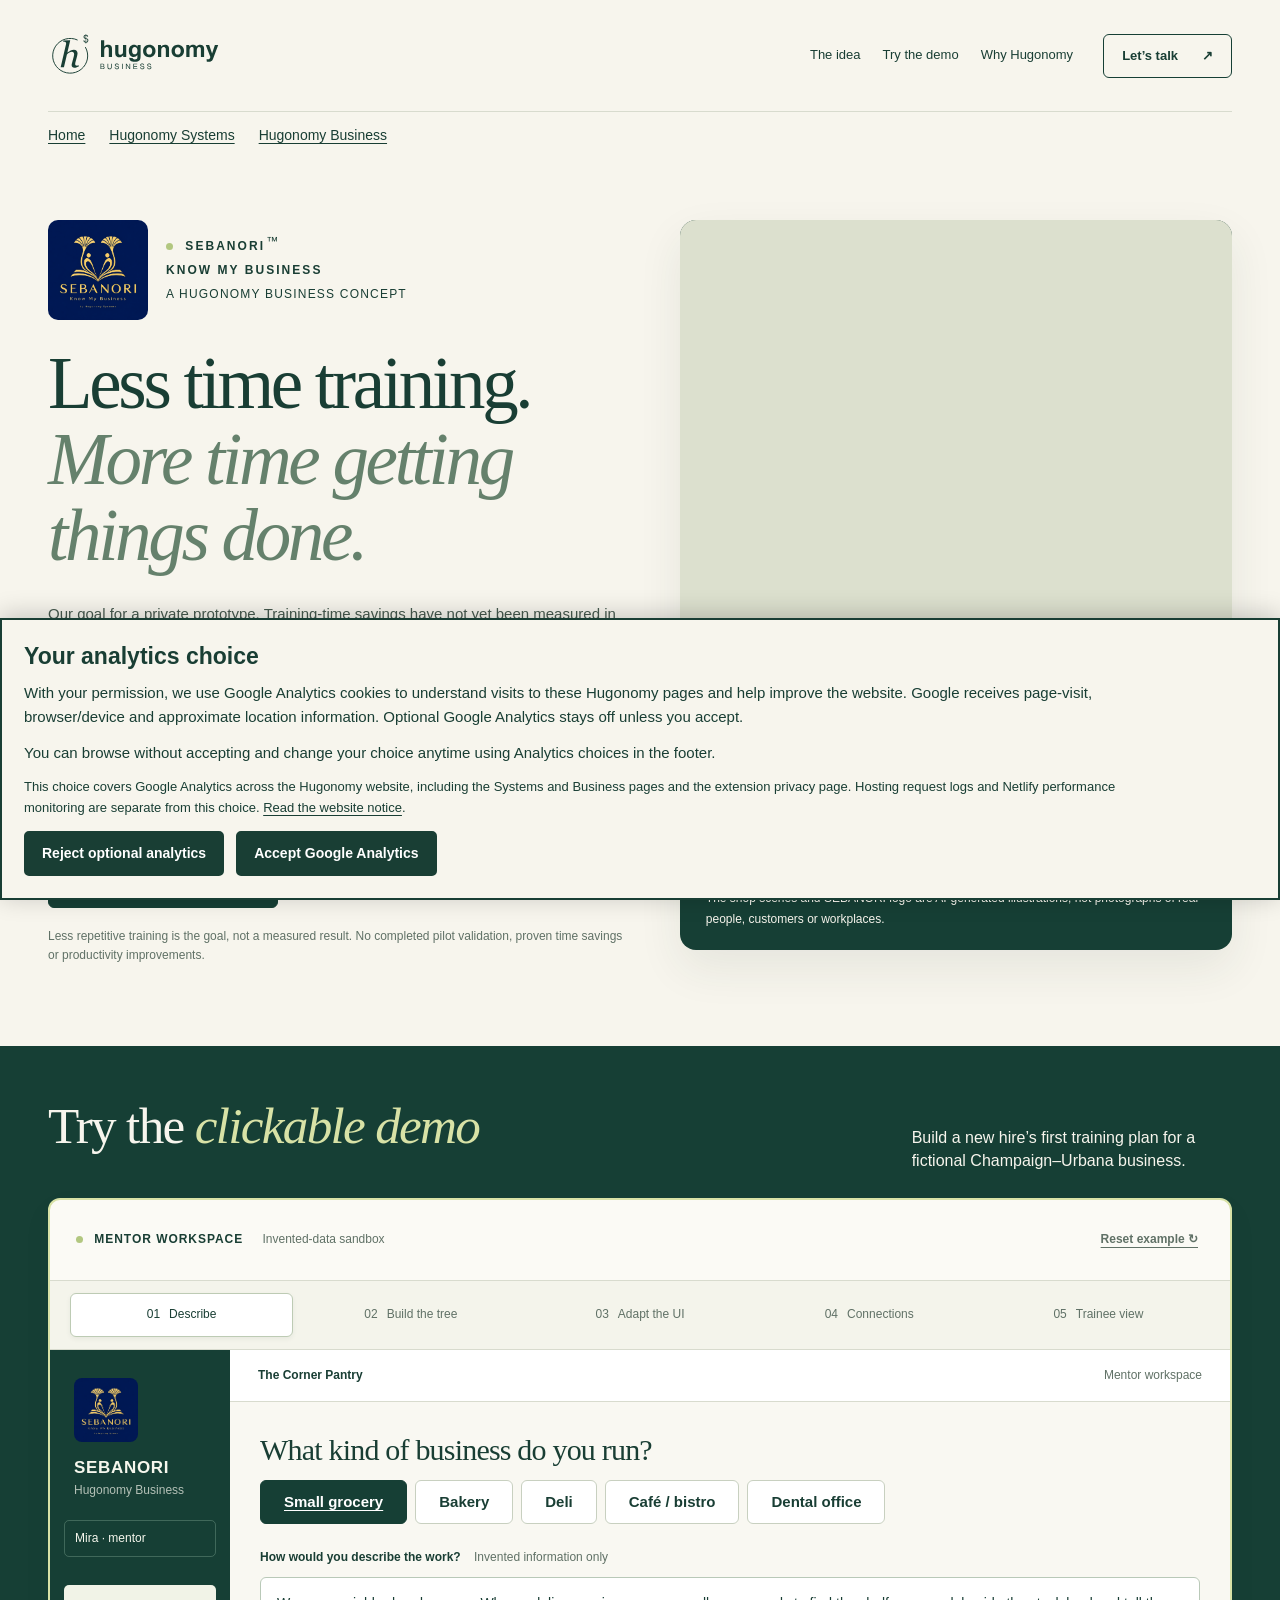
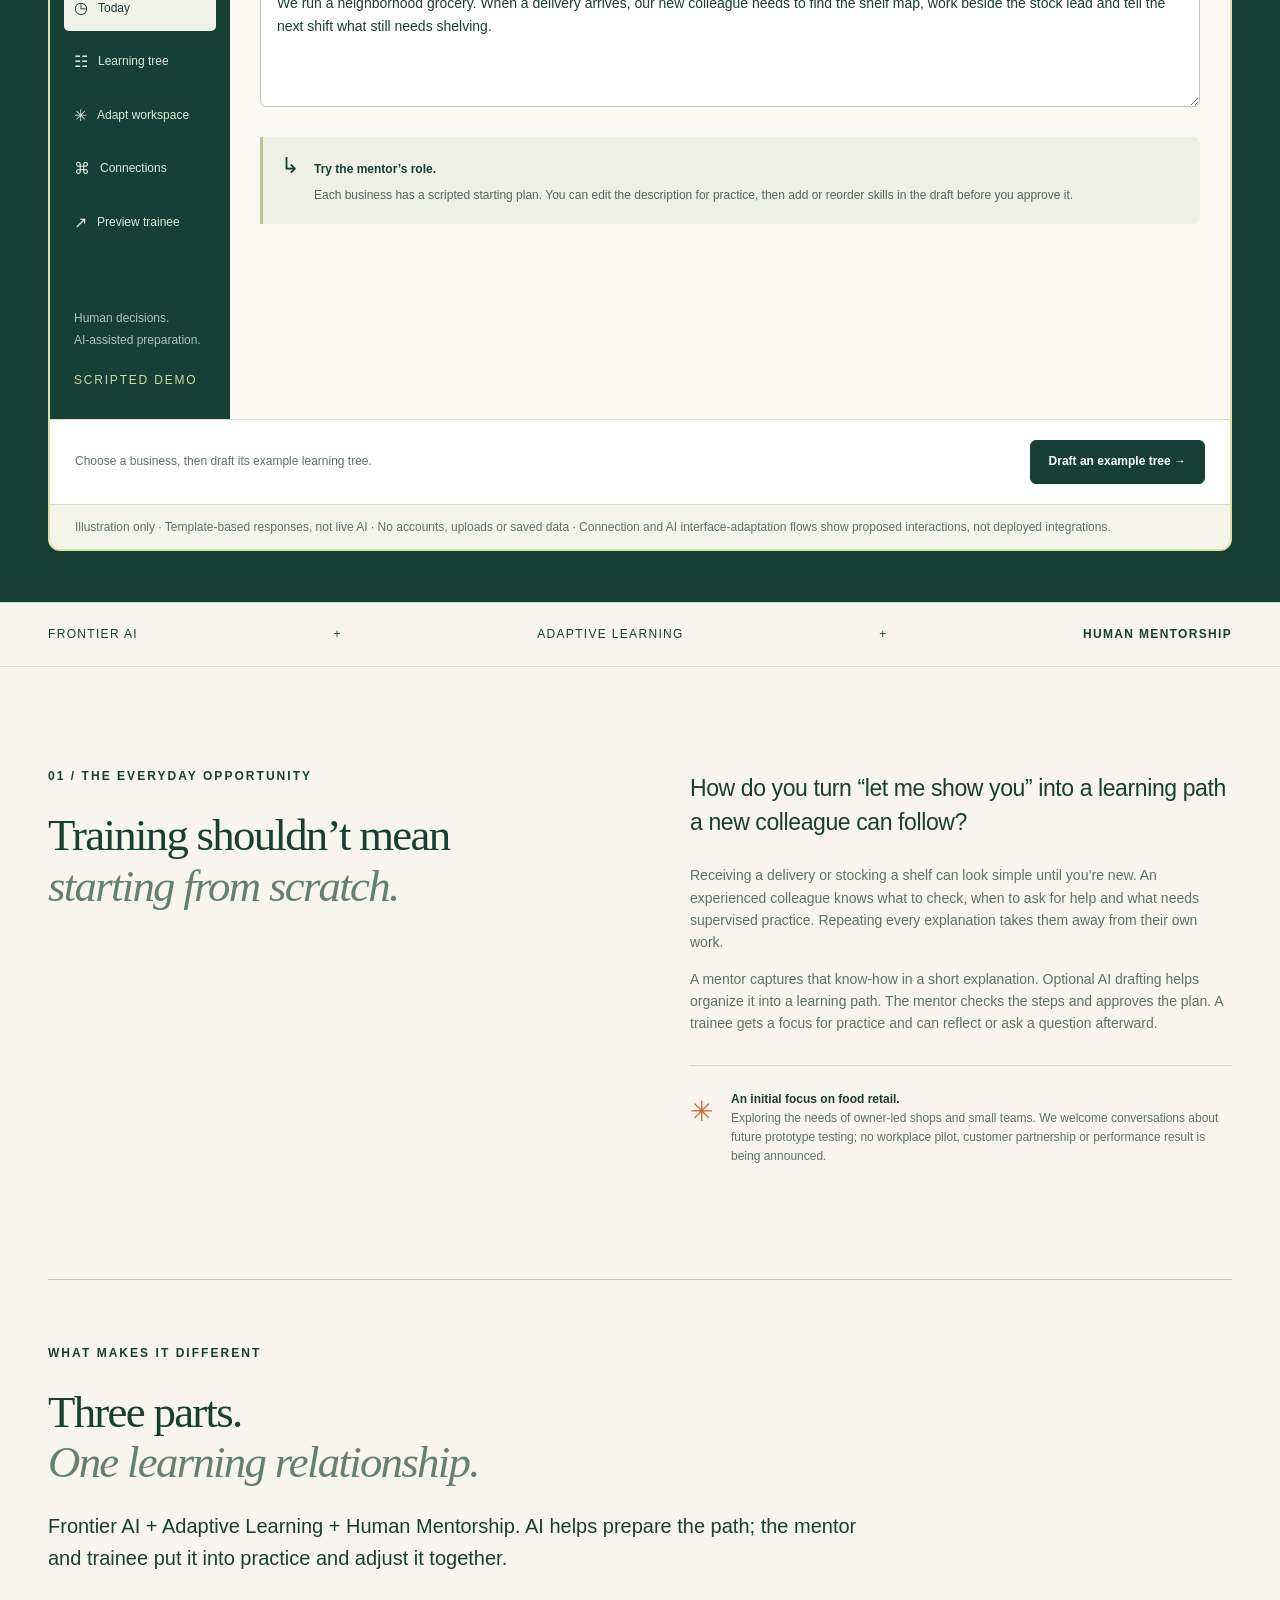
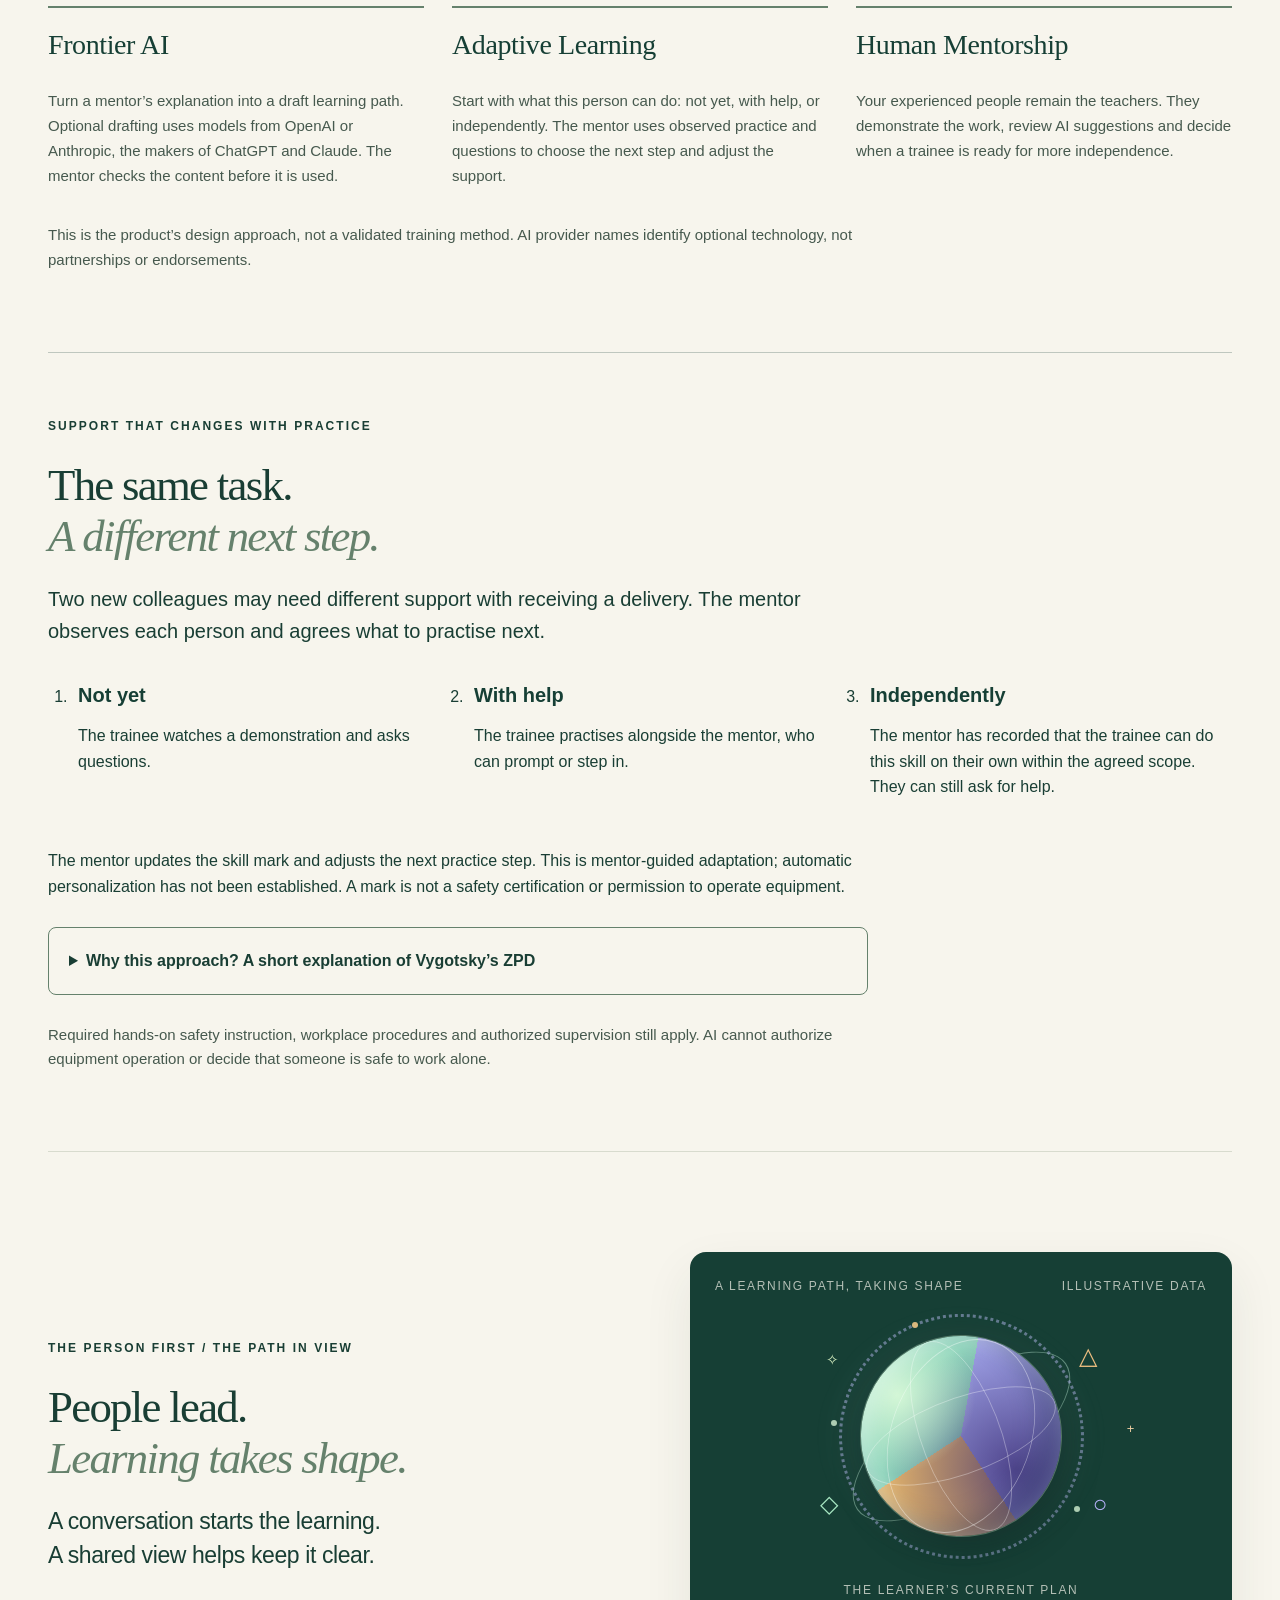
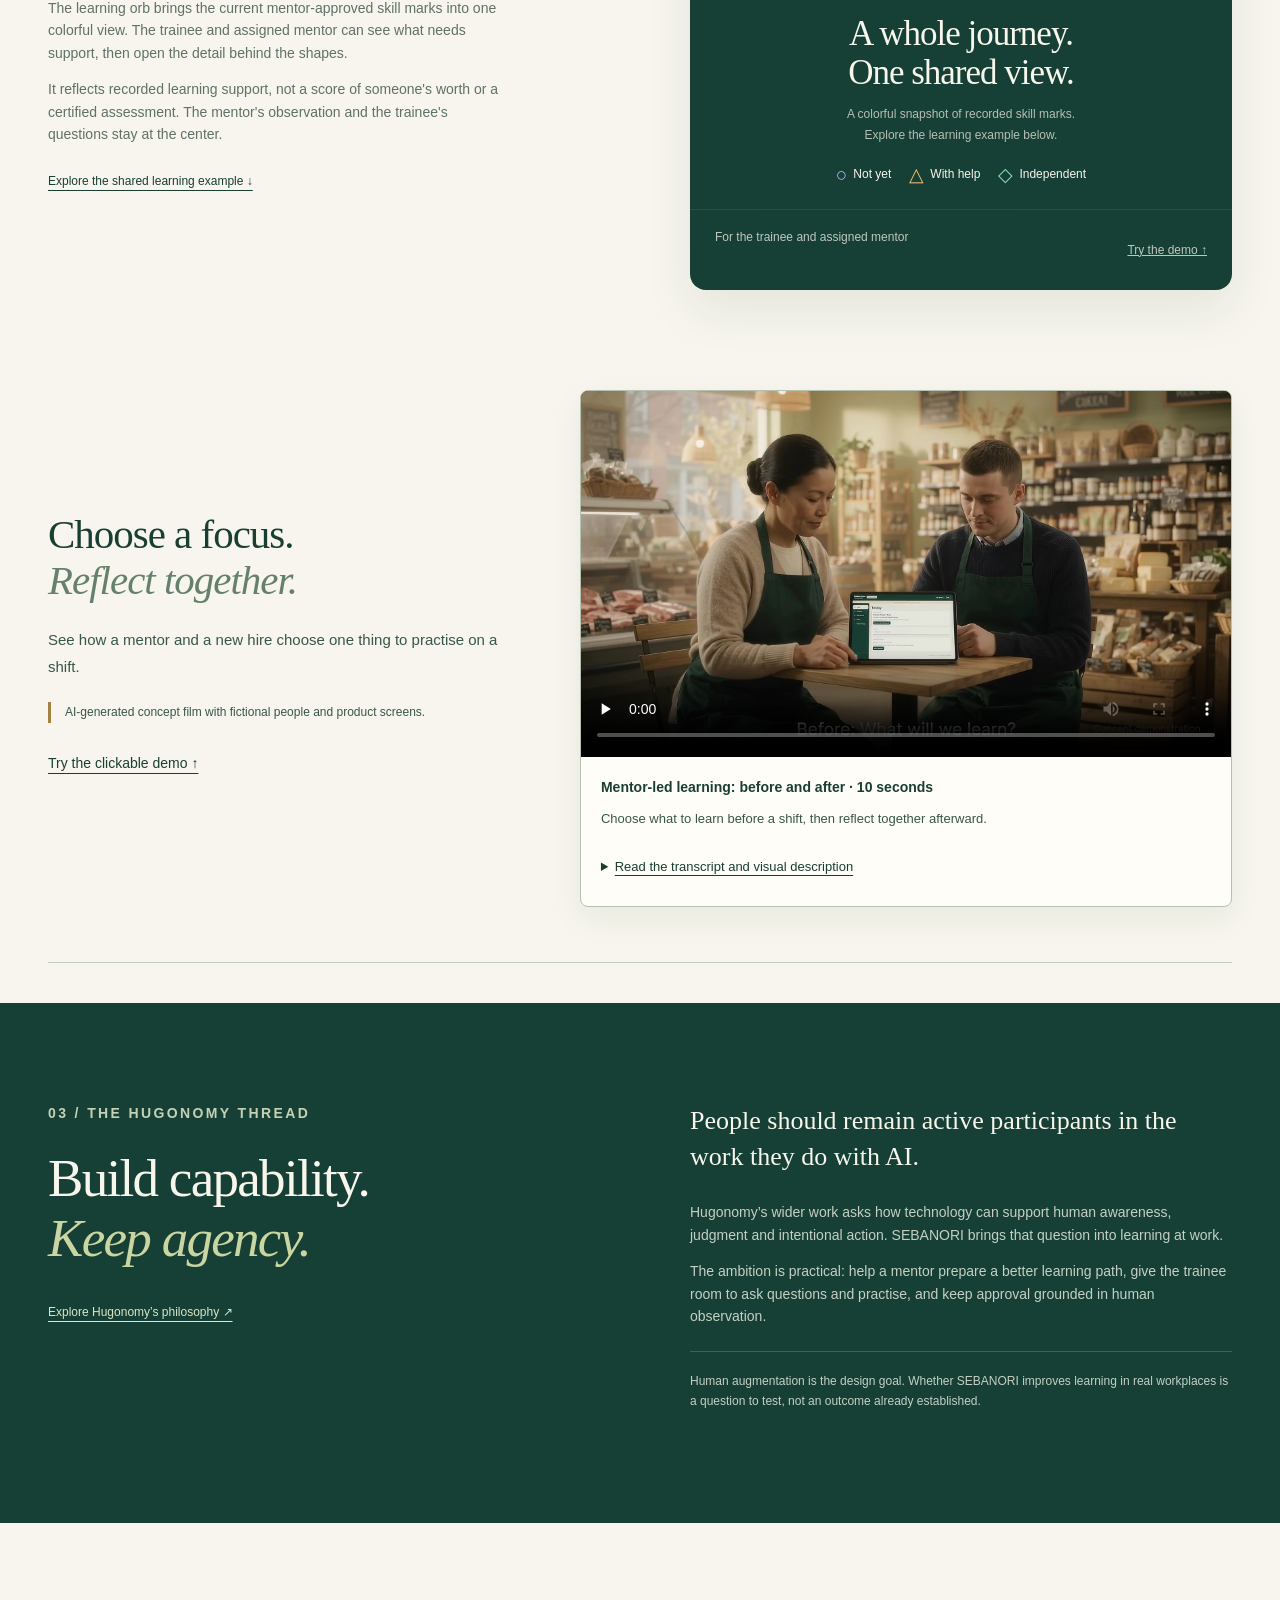
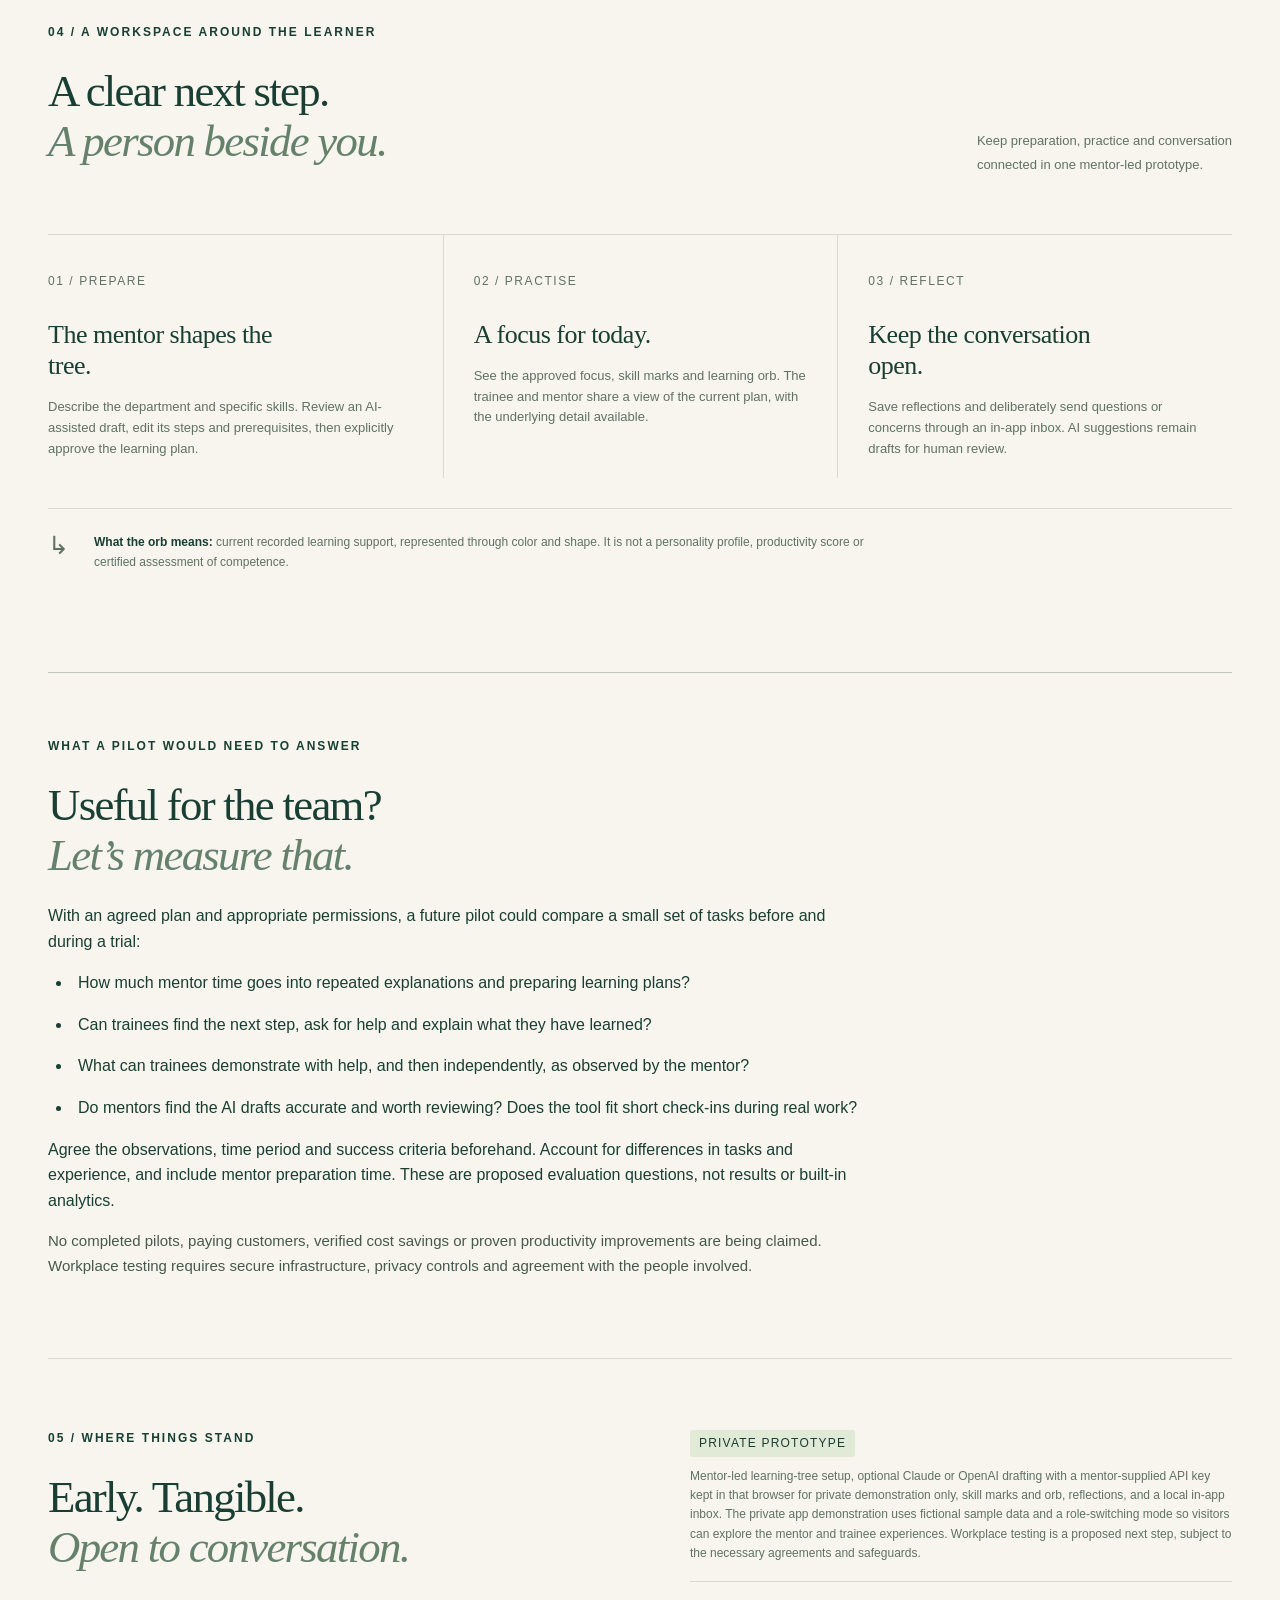
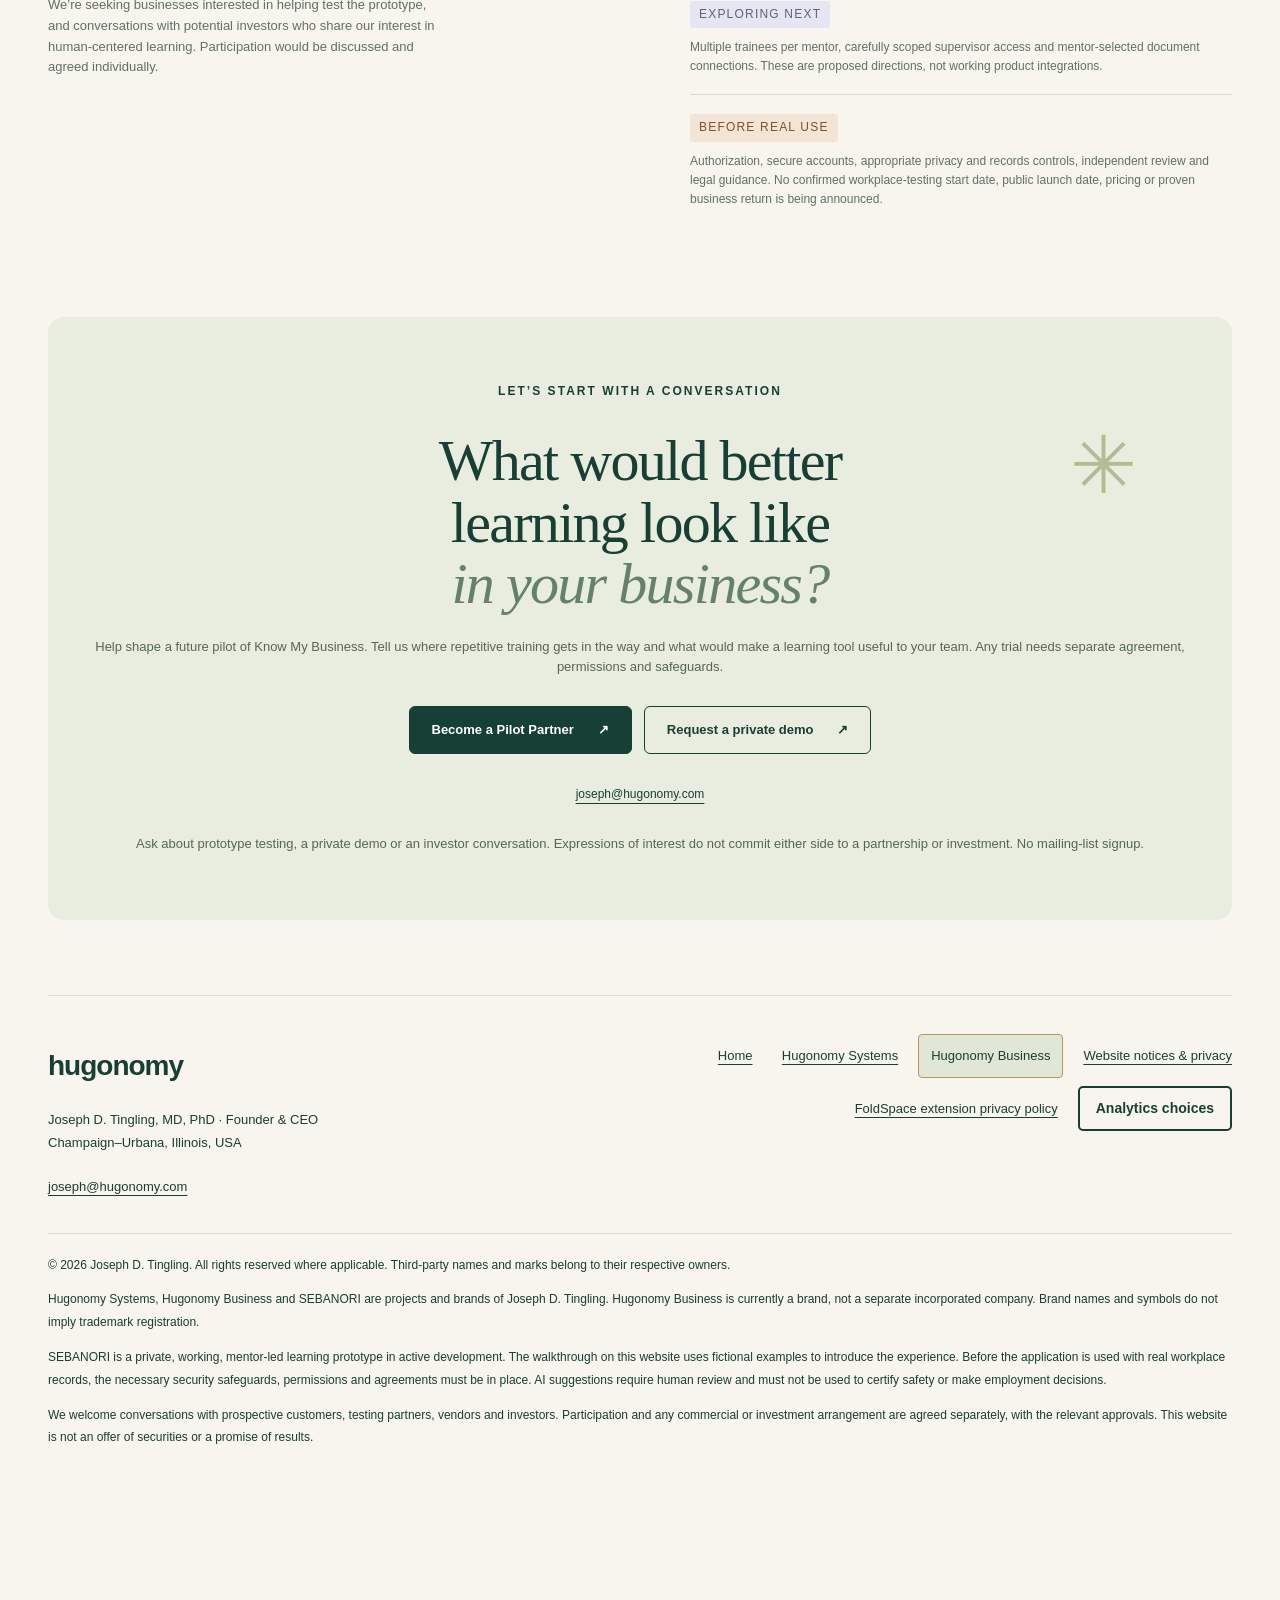
<file: business/sebanori/index.html>
<!doctype html>
<html lang="en">
<head>
  <meta charset="utf-8"><meta name="viewport" content="width=device-width,initial-scale=1">


  <meta name="theme-color" content="#163f35">
  <title>Know My Business: mentor-led workplace learning prototype | Hugonomy Business</title>
  <link rel="stylesheet" href="style.css"><link rel="stylesheet" href="lab.css"><link rel="stylesheet" href="hero.css"><script src="hero.js" defer></script><script src="lab.js" defer></script>
<link rel="stylesheet" href="/accessibility.css"><link rel="icon" href="assets/sebanori-logo.png" type="image/png"><link rel="stylesheet" href="/footer.css"><meta name="description" content="Explore Know My Business: AI-assisted learning paths, support matched to each trainee and human mentor approval. A private prototype seeking future pilot partners."><link rel="canonical" href="https://hugonomy.com/business/sebanori/"><meta property="og:title" content="Know My Business: mentor-led workplace learning prototype | Hugonomy Business"><meta property="og:description" content="Explore Know My Business: AI-assisted learning paths, support matched to each trainee and human mentor approval. A private prototype seeking future pilot partners."><meta property="og:url" content="https://hugonomy.com/business/sebanori/"><meta property="og:type" content="website"><meta property="og:site_name" content="Hugonomy"><meta property="og:image" content="https://hugonomy.com/assets/people-01.jpg"><meta name="twitter:card" content="summary_large_image"><link rel="stylesheet" href="/landing-integration.css"><link rel="stylesheet" href="/website-analytics.css"><script src="/website-analytics.js" defer></script><link rel="stylesheet" href="/business-films.css"><link rel="stylesheet" href="/training-story.css"></head>
<body>
<a class="skip" href="#main">Skip to content</a>

<header class="site-header wrap">
  <a href="../" class="wordmark" aria-label="Hugonomy Business homepage"><img class="business-logo" src="assets/hugonomy-business-teal.svg" alt="Hugonomy Business" width="360" height="95"></a>
  <nav aria-label="Page navigation"><a href="#idea">The idea</a><a href="#example">Try the demo</a><a href="#philosophy">Why Hugonomy</a></nav>
  <a class="button outline compact" href="#contact">Let’s talk <span aria-hidden="true">↗</span></a>
</header>
<nav class="wrap home-return" aria-label="Hugonomy navigation"><a href="/">Home</a><a href="/foldspace">Hugonomy Systems</a><a href="/business/">Hugonomy Business</a></nav>
<main tabindex="-1" id="main">
<section class="hero wrap" aria-labelledby="hero-title">
  <div class="hero-heading">
    <div class="hero-product-brand"><img src="assets/sebanori-logo.png" alt="AI-generated illustration: SEBANORI — Know My Business, by Hugonomy Systems" width="100" height="100"><p class="eyebrow"><span class="status-dot"></span> SEBANORI<sup class="tm">™</sup><br><span>KNOW MY BUSINESS</span><br><span>A HUGONOMY BUSINESS CONCEPT</span></p></div>
    <h1 id="hero-title">Less time training. <em>More time getting things done.</em></h1>
    <p class="training-note">Our goal for a private prototype. Training-time savings have not yet been measured in a workplace pilot.</p>
  </div>
  <figure class="hero-media" role="region" aria-roledescription="carousel" aria-label="Mentors and trainees learning together">
    <div class="hero-image-stage" id="mentor-slides">
      <div class="hero-slide" role="group" aria-roledescription="slide" aria-label="1 of 3"><img src="media/hero/mentor-trainee-01.jpg" alt="AI-generated illustration: Two colleagues in aprons share a tablet beside produce displays." width="1376" height="768" decoding="async" fetchpriority="high"></div>
      <div class="hero-slide" role="group" aria-roledescription="slide" aria-label="2 of 3" hidden><img src="media/hero/mentor-trainee-02.jpg" alt="AI-generated illustration: Two colleagues look together at a tablet in a food shop." width="1376" height="768" decoding="async" loading="lazy"></div>
      <div class="hero-slide" role="group" aria-roledescription="slide" aria-label="3 of 3" hidden><img src="media/hero/mentor-trainee-03.jpg" alt="AI-generated illustration: Two colleagues in green aprons discuss a tablet beside fresh produce." width="1376" height="768" decoding="async" loading="lazy"></div>
    </div>
    <figcaption class="hero-photo-caption">
      <p class="hero-photo-kicker">HUMAN KNOW-HOW / SHARED THROUGH PRACTICE</p>
      <p class="hero-photo-title" id="mentor-caption">Experience, passed from person to person.</p>
      <div class="hero-photo-controls" hidden>
        <div class="hero-slide-dots" role="group" aria-label="Choose a mentor and trainee scene">
          <button type="button" data-hero-slide="0" aria-label="Show scene 1" aria-pressed="true"><span></span></button>
          <button type="button" data-hero-slide="1" aria-label="Show scene 2" aria-pressed="false"><span></span></button>
          <button type="button" data-hero-slide="2" aria-label="Show scene 3" aria-pressed="false"><span></span></button>
        </div>
        <div class="hero-slide-actions">
          <button type="button" id="mentor-previous" aria-label="Previous mentor and trainee scene">←</button>
          <button type="button" id="mentor-play" aria-pressed="false">Play slideshow</button>
          <button type="button" id="mentor-next" aria-label="Next mentor and trainee scene">→</button>
        </div>
      </div>
      <p class="hero-photo-note image-disclosure">The shop scenes and SEBANORI logo are AI-generated illustrations, not photographs of real people, customers or workplaces.</p>
    </figcaption>
  </figure>
  <div class="hero-details">
    <p class="hero-intro">Your people know your business.<br>We help them teach it.</p>
    <p class="hero-description">Know My Business, also called SEBANORI, is a private working prototype for hands-on teams with little time at a screen. It brings frontier AI, adaptive learning and human mentorship together to help experienced employees share what they know.</p>
    <div class="actions"><a class="button primary" href="#example">Open the clickable demo <span aria-hidden="true">↓</span></a><a class="text-link" href="mailto:joseph@hugonomy.com?subject=Know%20My%20Business%20%E2%80%94%20future%20pilot%20enquiry">Become a Pilot Partner ↗</a></div>
    <p class="prototype-label">Less repetitive training is the goal, not a measured result. No completed pilot validation, proven time savings or productivity improvements.</p>
  </div>
</section>
<section id="example" class="example-section" aria-labelledby="demo-title" tabindex="-1">
  <div class="wrap">
    <div class="demo-intro">
      <h2 id="demo-title">Try the <em>clickable demo</em></h2>
      <p>Build a new hire’s first training plan for a fictional Champaign–Urbana business.</p>
    </div>
    <div class="demo-shell interactive-lab" id="interactive-lab">
      <div class="demo-toolbar"><span><span class="status-dot"></span> MENTOR WORKSPACE <small>Invented-data sandbox</small></span><button class="lab-reset" id="reset-example">Reset example ↻</button></div>
      <div class="lab-steps" role="group" aria-label="Interactive walkthrough stages">
        <button data-step="0" aria-pressed="true"><span>01</span> Describe</button><button data-step="1" aria-pressed="false"><span>02</span> Build the tree</button><button data-step="2" aria-pressed="false"><span>03</span> Adapt the UI</button><button data-step="3" aria-pressed="false"><span>04</span> Connections</button><button data-step="4" aria-pressed="false"><span>05</span> Trainee view</button>
      </div>
      <div class="lab-body">
        <aside class="lab-sidebar" aria-label="Example workspace navigation"><div class="lab-product"><img src="assets/sebanori-logo.png" alt="" width="52" height="52">SEBANORI<small>Hugonomy Business</small></div><span class="lab-person" id="lab-person">Mira · mentor</span><div class="lab-nav"><button data-step="0">◷ <span>Today</span></button><button data-step="1">☷ <span>Learning tree</span></button><button data-step="2">✳ <span>Adapt workspace</span></button><button data-step="3">⌘ <span>Connections</span></button><button data-step="4">↗ <span>Preview trainee</span></button></div><p>Human decisions.<br>AI-assisted preparation.</p><span class="lab-simulation">SCRIPTED DEMO</span></aside>
        <div class="lab-main"><div class="lab-breadcrumb"><span id="lab-shop">The Corner Pantry</span><span id="lab-role">Mentor workspace</span></div><div id="demo-screen" class="lab-screen"></div></div>
      </div>
      <div class="lab-footer"><p id="lab-feedback" role="status">Choose a business to draft a sample training plan.</p><div class="lab-footer-actions"><button id="previous-stage" class="button outline compact" hidden>Back</button><button id="next-stage" class="button primary compact">Draft an example tree →</button></div></div>
      <p class="lab-boundary">Illustration only · Template-based responses, not live AI · No accounts, uploads or saved data · Connection and AI interface-adaptation flows show proposed interactions, not deployed integrations.</p>
    </div>
  </div>
</section>

<div class="principle-strip"><div class="wrap"><span>FRONTIER AI</span><span aria-hidden="true">+</span><span>ADAPTIVE LEARNING</span><span aria-hidden="true">+</span><strong>HUMAN MENTORSHIP</strong></div></div>

<section id="idea" class="intro-section wrap section-space">
  <div><p class="eyebrow">01 / THE EVERYDAY OPPORTUNITY</p><h2>Training shouldn’t mean<br><em>starting from scratch.</em></h2></div>
  <div class="intro-text"><p class="large-text">How do you turn “let me show you” into a learning path a new colleague can follow?</p><p>Receiving a delivery or stocking a shelf can look simple until you’re new. An experienced colleague knows what to check, when to ask for help and what needs supervised practice. Repeating every explanation takes them away from their own work.</p><p>A mentor captures that know-how in a short explanation. Optional AI drafting helps organize it into a learning path. The mentor checks the steps and approves the plan. A trainee gets a focus for practice and can reflect or ask a question afterward.</p><div class="sector-note"><span aria-hidden="true">✳</span><p><strong>An initial focus on food retail.</strong><br>Exploring the needs of owner-led shops and small teams. We welcome conversations about future prototype testing; no workplace pilot, customer partnership or performance result is being announced.</p></div></div>
</section>

<section class="training-section wrap" aria-labelledby="pillars-title">
<p class="eyebrow">WHAT MAKES IT DIFFERENT</p><h2 id="pillars-title">Three parts.<br><em>One learning relationship.</em></h2>
<p class="training-lead">Frontier AI + Adaptive Learning + Human Mentorship. AI helps prepare the path; the mentor and trainee put it into practice and adjust it together.</p>
<div class="training-pillars"><article><h3>Frontier AI</h3><p>Turn a mentor’s explanation into a draft learning path. Optional drafting uses models from OpenAI or Anthropic, the makers of ChatGPT and Claude. The mentor checks the content before it is used.</p></article><article><h3>Adaptive Learning</h3><p>Start with what this person can do: not yet, with help, or independently. The mentor uses observed practice and questions to choose the next step and adjust the support.</p></article><article><h3>Human Mentorship</h3><p>Your experienced people remain the teachers. They demonstrate the work, review AI suggestions and decide when a trainee is ready for more independence.</p></article></div>
<p class="training-note">This is the product’s design approach, not a validated training method. AI provider names identify optional technology, not partnerships or endorsements.</p>
</section>
<section class="training-section wrap" aria-labelledby="support-title"><p class="eyebrow">SUPPORT THAT CHANGES WITH PRACTICE</p><h2 id="support-title">The same task.<br><em>A different next step.</em></h2><p class="training-lead">Two new colleagues may need different support with receiving a delivery. The mentor observes each person and agrees what to practise next.</p><ol class="training-levels"><li><strong>Not yet</strong><p>The trainee watches a demonstration and asks questions.</p></li><li><strong>With help</strong><p>The trainee practises alongside the mentor, who can prompt or step in.</p></li><li><strong>Independently</strong><p>The mentor has recorded that the trainee can do this skill on their own within the agreed scope. They can still ask for help.</p></li></ol><p>The mentor updates the skill mark and adjusts the next practice step. This is mentor-guided adaptation; automatic personalization has not been established. A mark is not a safety certification or permission to operate equipment.</p><details class="training-theory"><summary>Why this approach? A short explanation of Vygotsky’s ZPD</summary><p>The design is inspired by Lev Vygotsky’s Zone of Proximal Development: the difference between what someone can do independently and what they can do with guidance. In plain terms, offer a next step they can tackle with help, then reduce support as they become ready.</p><p>Our three support levels are a practical design choice inspired by that idea, not a validated assessment tool or a claim that this product has been scientifically proven.</p><p>Background: L. S. Vygotsky, <a href="https://docdrop.org/static/drop-pdf/Vygotksy1978_ZPD-8W6rm.pdf">Mind in Society (1978), chapter 6, page 86 (PDF)</a>. The original discussion concerns children’s learning; applying the idea to this workplace prototype is a design adaptation.</p></details><p class="training-note">Required hands-on safety instruction, workplace procedures and authorized supervision still apply. AI cannot authorize equipment operation or decide that someone is safe to work alone.</p></section>
<section class="progress-story wrap section-space" aria-labelledby="progress-title">
  <div class="progress-story-copy"><p class="eyebrow">THE PERSON FIRST / THE PATH IN VIEW</p><h2 id="progress-title">People lead.<br><em>Learning takes shape.</em></h2><p class="large-text">A conversation starts the learning.<br>A shared view helps keep it clear.</p><p>The learning orb brings the current mentor-approved skill marks into one colorful view. The trainee and assigned mentor can see what needs support, then open the detail behind the shapes.</p><p>It reflects recorded learning support, not a score of someone's worth or a certified assessment. The mentor's observation and the trainee's questions stay at the center.</p><a class="text-link" href="#example">Explore the shared learning example ↓</a></div>
  <div class="hero-visual" aria-label="Illustration of an invented learning plan">
    <div class="visual-top"><span class="tiny-label">A LEARNING PATH, TAKING SHAPE</span><span class="tiny-label">ILLUSTRATIVE DATA</span></div>
    <div class="orb-stage" aria-hidden="true"><div class="halo"></div><div class="orbit orbit-one"></div><div class="orbit orbit-two"></div><div class="big-orb"><div class="sphere-line one"></div><div class="sphere-line two"></div><div class="sphere-line three"></div></div><span class="satellite sat-one">◇</span><span class="satellite sat-two">△</span><span class="satellite sat-three">○</span><span class="star st-one">✧</span><span class="star st-two">+</span><span class="orb-point p1"></span><span class="orb-point p2"></span><span class="orb-point p3"></span></div>
    <div class="orb-caption"><span class="tiny-label">THE LEARNER’S CURRENT PLAN</span><h2>A whole journey.<br>One shared view.</h2><p>A colorful snapshot of recorded skill marks.<br>Explore the learning example below.</p></div>
    <div class="state-legend"><span><i class="circle">○</i> Not yet</span><span><i class="triangle">△</i> With help</span><span><i class="diamond">◇</i> Independent</span></div>
    <div class="visual-foot"><span>For the trainee and assigned mentor</span><a href="#example" aria-label="Explore the interactive learning example">Try the demo ↑</a></div>
  </div>
</section>

<section class="business-film-section learning-film wrap" aria-labelledby="learning-film-title"><div class="business-film-copy"><h2 id="learning-film-title">Choose a focus.<br><em>Reflect together.</em></h2><p>See how a mentor and a new hire choose one thing to practise on a shift.</p><p class="business-film-disclosure">AI-generated concept film with fictional people and product screens.</p><a class="text-link business-film-jump" href="#example">Try the clickable demo ↑</a></div><figure class="business-film-player"><video controls playsinline preload="none" poster="/assets/video/sebanori/mentor-training-concept.jpg" aria-label="Mentor-led learning: before and after" aria-describedby="mentor-training-concept-caption"><source src="/assets/video/sebanori/mentor-training-concept.mp4" type="video/mp4"><track kind="captions" src="/assets/video/sebanori/mentor-training-concept.en.vtt" srclang="en" label="English" default>Your browser does not support this video. <a href="/assets/video/sebanori/mentor-training-concept.mp4">Open the film</a>.</video><figcaption id="mentor-training-concept-caption"><strong>Mentor-led learning: before and after · 10 seconds</strong><p>Choose what to learn before a shift, then reflect together afterward.</p></figcaption><details class="business-film-transcript"><summary>Read the transcript and visual description</summary><p><strong>Narration:</strong> “Before the shift, choose what to learn. Afterward, reflect together. Know My Business. Experience becomes shared knowledge.”</p><p><strong>Visual description:</strong> A mentor and trainee sit together with a tablet in a food shop. The scene illustrates agreeing a learning focus and discussing the experience together.</p></details></figure></section>

<section id="philosophy" class="philosophy section-space">
  <div class="wrap philosophy-inner"><div><p class="eyebrow">03 / THE HUGONOMY THREAD</p><h2>Build capability.<br><em>Keep agency.</em></h2><a class="text-link light" href="/foldspace">Explore Hugonomy’s philosophy ↗</a></div><div><p class="philosophy-lead">People should remain active participants in the work they do with AI.</p><p>Hugonomy’s wider work asks how technology can support human awareness, judgment and intentional action. SEBANORI brings that question into learning at work.</p><p>The ambition is practical: help a mentor prepare a better learning path, give the trainee room to ask questions and practise, and keep approval grounded in human observation.</p><p class="philosophy-note">Human augmentation is the design goal. Whether SEBANORI improves learning in real workplaces is a question to test, not an outcome already established.</p></div></div>
</section>

<section class="features wrap section-space" aria-labelledby="features-title"><p class="eyebrow">04 / A WORKSPACE AROUND THE LEARNER</p><div class="section-heading"><h2 id="features-title">A clear next step.<br><em>A person beside you.</em></h2><p>Keep preparation, practice and conversation<br>connected in one mentor-led prototype.</p></div>
<div class="feature-grid"><article><span class="feature-num">01 / PREPARE</span><h3>The mentor shapes the tree.</h3><p>Describe the department and specific skills. Review an AI-assisted draft, edit its steps and prerequisites, then explicitly approve the learning plan.</p></article><article><span class="feature-num">02 / PRACTISE</span><h3>A focus for today.</h3><p>See the approved focus, skill marks and learning orb. The trainee and mentor share a view of the current plan, with the underlying detail available.</p></article><article><span class="feature-num">03 / REFLECT</span><h3>Keep the conversation open.</h3><p>Save reflections and deliberately send questions or concerns through an in-app inbox. AI suggestions remain drafts for human review.</p></article></div>
<div class="human-line"><span aria-hidden="true">↳</span><p><strong>What the orb means:</strong> current recorded learning support, represented through color and shape. It is not a personality profile, productivity score or certified assessment of competence.</p></div>
</section>

<section class="training-section wrap" aria-labelledby="evaluate-title"><p class="eyebrow">WHAT A PILOT WOULD NEED TO ANSWER</p><h2 id="evaluate-title">Useful for the team?<br><em>Let’s measure that.</em></h2><p>With an agreed plan and appropriate permissions, a future pilot could compare a small set of tasks before and during a trial:</p><ul class="training-measures"><li>How much mentor time goes into repeated explanations and preparing learning plans?</li><li>Can trainees find the next step, ask for help and explain what they have learned?</li><li>What can trainees demonstrate with help, and then independently, as observed by the mentor?</li><li>Do mentors find the AI drafts accurate and worth reviewing? Does the tool fit short check-ins during real work?</li></ul><p>Agree the observations, time period and success criteria beforehand. Account for differences in tasks and experience, and include mentor preparation time. These are proposed evaluation questions, not results or built-in analytics.</p><p class="training-note">No completed pilots, paying customers, verified cost savings or proven productivity improvements are being claimed. Workplace testing requires secure infrastructure, privacy controls and agreement with the people involved.</p></section>
<section class="status-section wrap" aria-labelledby="status-title"><div class="status-title"><p class="eyebrow">05 / WHERE THINGS STAND</p><h2 id="status-title">Early. Tangible.<br><em>Open to conversation.</em></h2><p>We’re seeking businesses interested in helping test the prototype, and conversations with potential investors who share our interest in human-centered learning. Participation would be discussed and agreed individually.</p></div><div class="status-list"><div><span class="status-pill current">PRIVATE PROTOTYPE</span><p>Mentor-led learning-tree setup, optional Claude or OpenAI drafting with a mentor-supplied API key kept in that browser for private demonstration only, skill marks and orb, reflections, and a local in-app inbox. The private app demonstration uses fictional sample data and a role-switching mode so visitors can explore the mentor and trainee experiences. Workplace testing is a proposed next step, subject to the necessary agreements and safeguards.</p></div><div><span class="status-pill future">EXPLORING NEXT</span><p>Multiple trainees per mentor, carefully scoped supervisor access and mentor-selected document connections. These are proposed directions, not working product integrations.</p></div><div><span class="status-pill boundary">BEFORE REAL USE</span><p>Authorization, secure accounts, appropriate privacy and records controls, independent review and legal guidance. No confirmed workplace-testing start date, public launch date, pricing or proven business return is being announced.</p></div></div></section>

<section id="contact" class="contact wrap section-space"><div class="contact-orbit" aria-hidden="true">✳</div><p class="eyebrow">LET’S START WITH A CONVERSATION</p><h2>What would better<br>learning look like<br><em>in your business?</em></h2><p>Help shape a future pilot of Know My Business. Tell us where repetitive training gets in the way and what would make a learning tool useful to your team. Any trial needs separate agreement, permissions and safeguards.</p><div class="actions"><a class="button primary" href="mailto:joseph@hugonomy.com?subject=Know%20My%20Business%20%E2%80%94%20future%20pilot%20enquiry">Become a Pilot Partner <span aria-hidden="true">↗</span></a><a class="button outline" href="mailto:joseph@hugonomy.com?subject=SEBANORI%20private%20demo%20request">Request a private demo <span aria-hidden="true">↗</span></a></div><a class="email-link" href="mailto:joseph@hugonomy.com">joseph@hugonomy.com</a><p class="contact-small">Ask about prototype testing, a private demo or an investor conversation. Expressions of interest do not commit either side to a partnership or investment. No mailing-list signup.</p></section>
</main>
<footer class="wrap unified-footer" aria-label="Hugonomy footer">
 <div class="uf-top"><div><a class="uf-brand" href="/">hugonomy</a><p>Joseph D. Tingling, MD, PhD · Founder &amp; CEO<br>Champaign–Urbana, Illinois, USA</p><a href="mailto:joseph@hugonomy.com">joseph@hugonomy.com</a></div><nav aria-label="Footer navigation"><a href="/">Home</a><a href="/foldspace">Hugonomy Systems</a><a class="uf-business" href="/business/">Hugonomy Business</a><a href="/website-notices.html">Website notices &amp; privacy</a>
<a href="https://hugonomy.com/privacy">FoldSpace extension privacy policy</a><button type="button" class="analytics-settings" data-analytics-settings hidden>Analytics choices</button></nav></div>
 <div class="uf-notices"><p>© 2026 Joseph D. Tingling. All rights reserved where applicable. Third-party names and marks belong to their respective owners.</p><p>Hugonomy Systems, Hugonomy Business and SEBANORI are projects and brands of Joseph D. Tingling. Hugonomy Business is currently a brand, not a separate incorporated company. Brand names and symbols do not imply trademark registration.</p><p>SEBANORI is a private, working, mentor-led learning prototype in active development. The walkthrough on this website uses fictional examples to introduce the experience. Before the application is used with real workplace records, the necessary security safeguards, permissions and agreements must be in place. AI suggestions require human review and must not be used to certify safety or make employment decisions.</p><p>We welcome conversations with prospective customers, testing partners, vendors and investors. Participation and any commercial or investment arrangement are agreed separately, with the relevant approvals. This website is not an offer of securities or a promise of results.</p></div>
</footer>
</body></html>
</file>
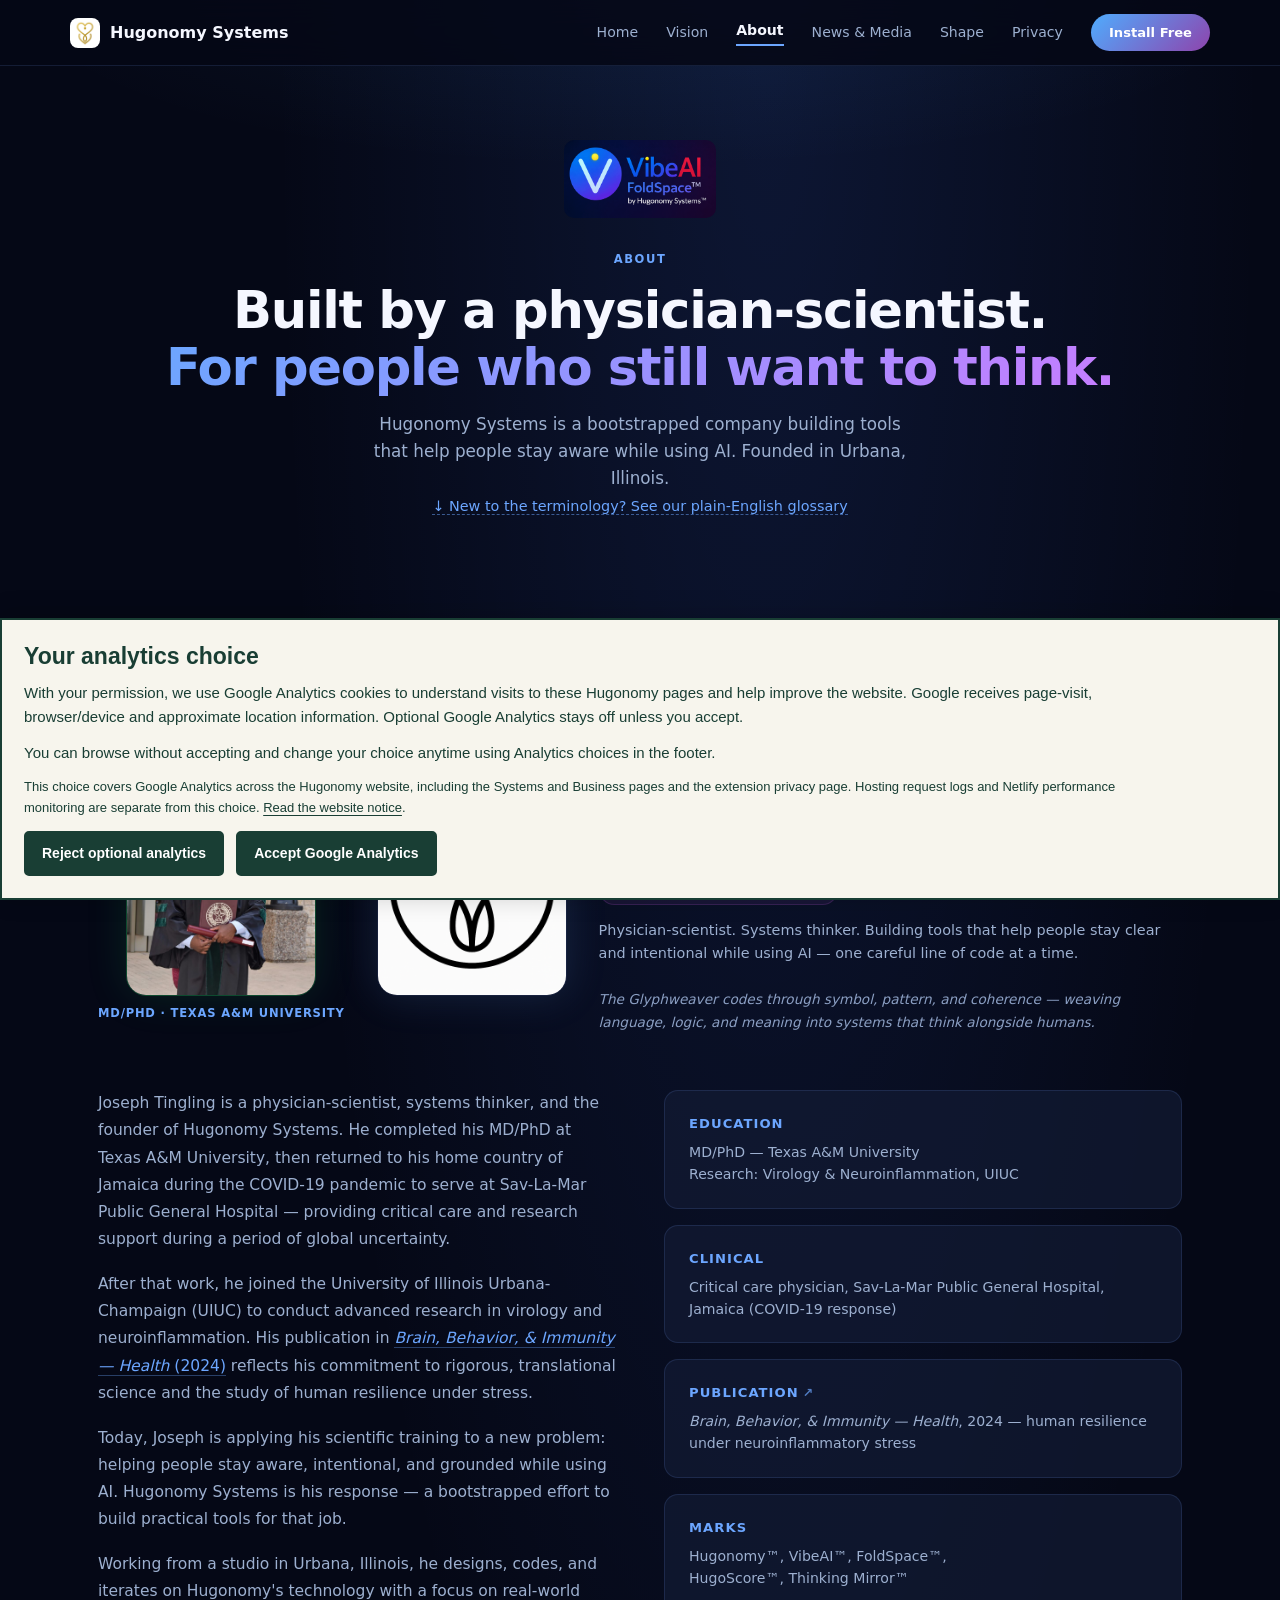
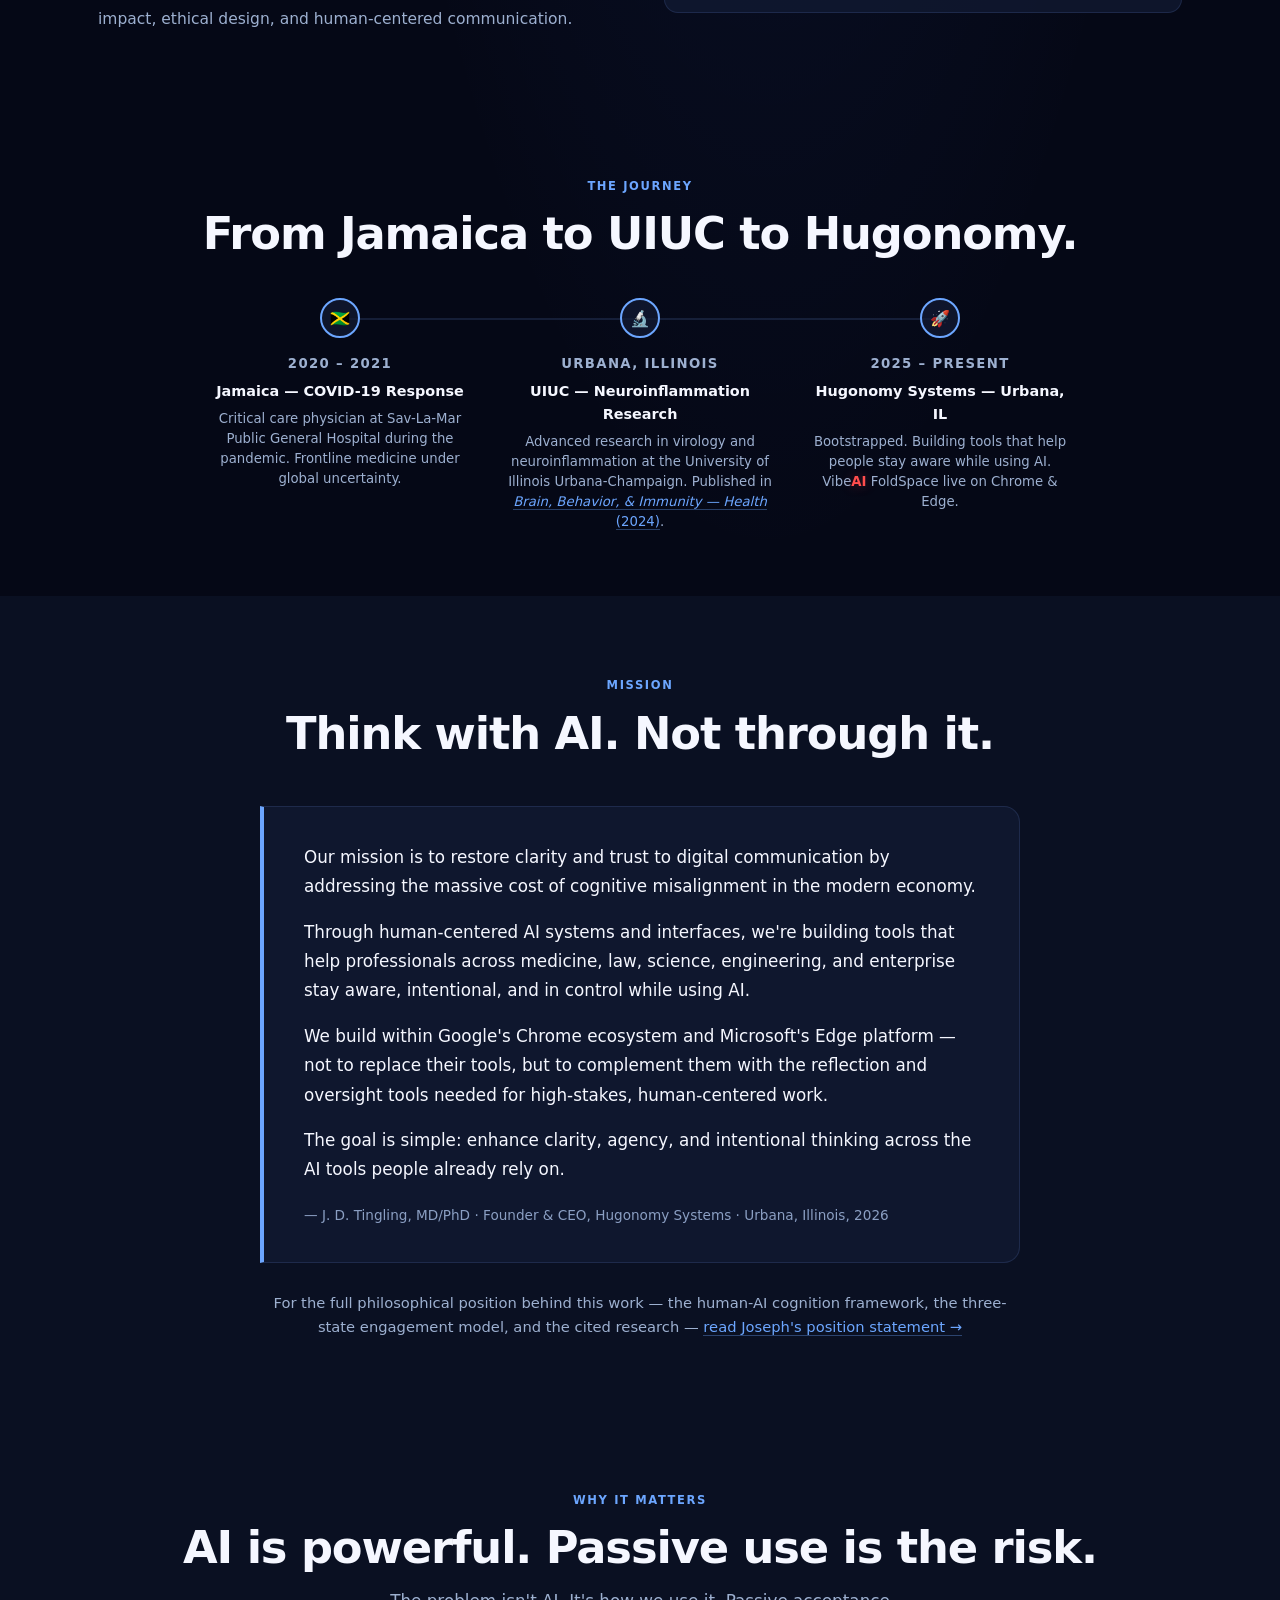
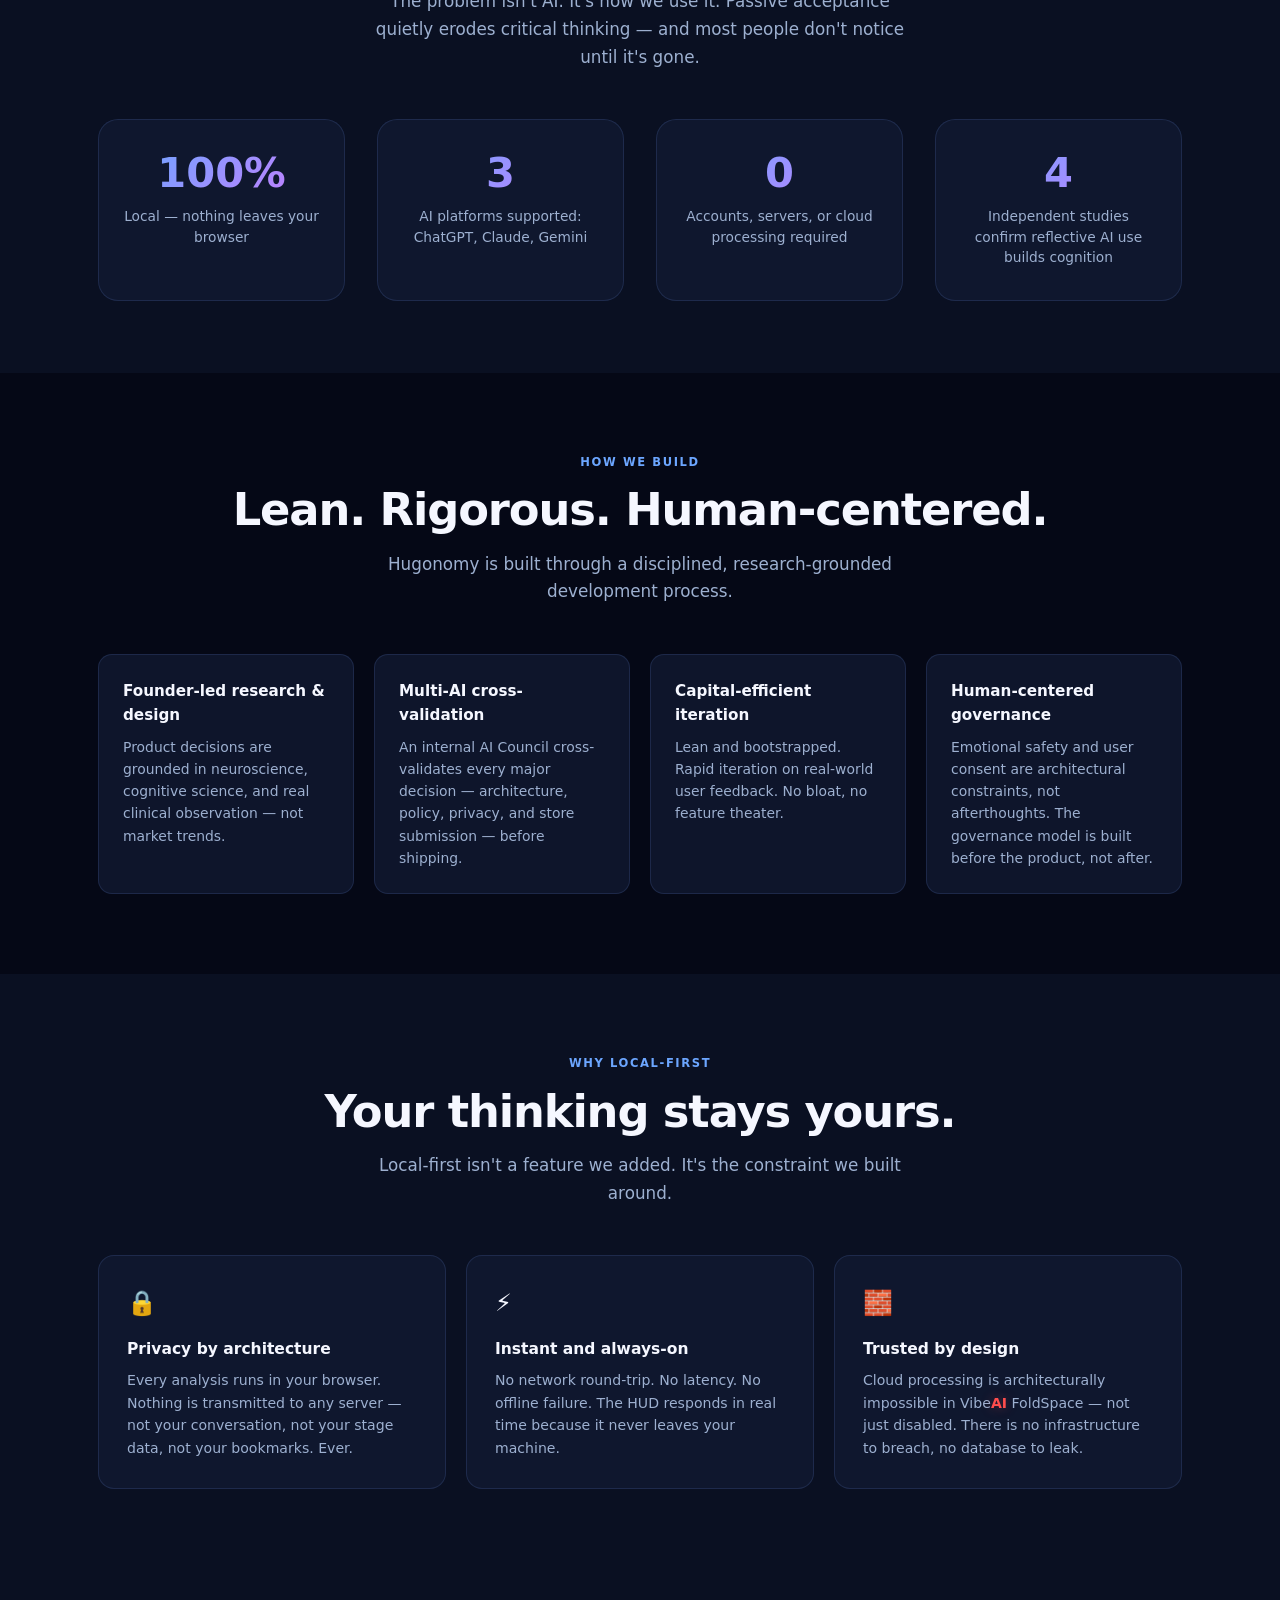
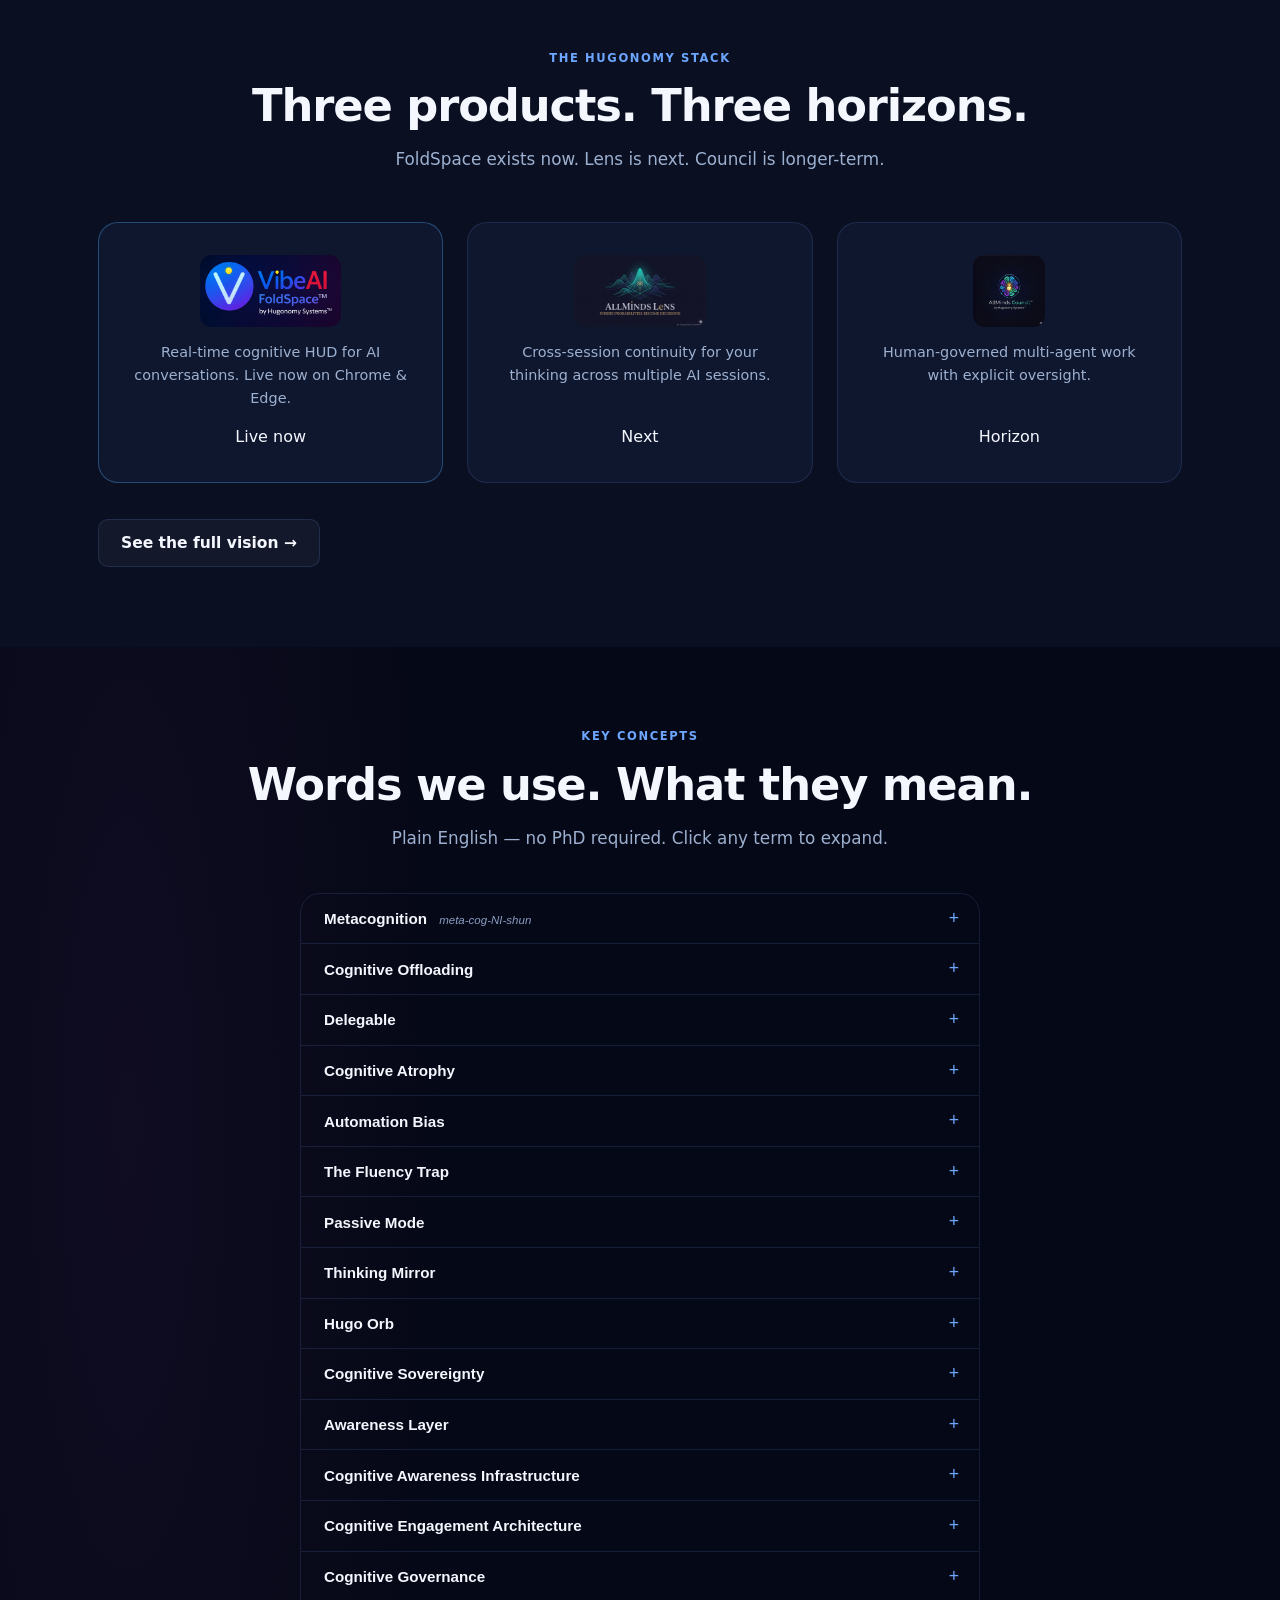
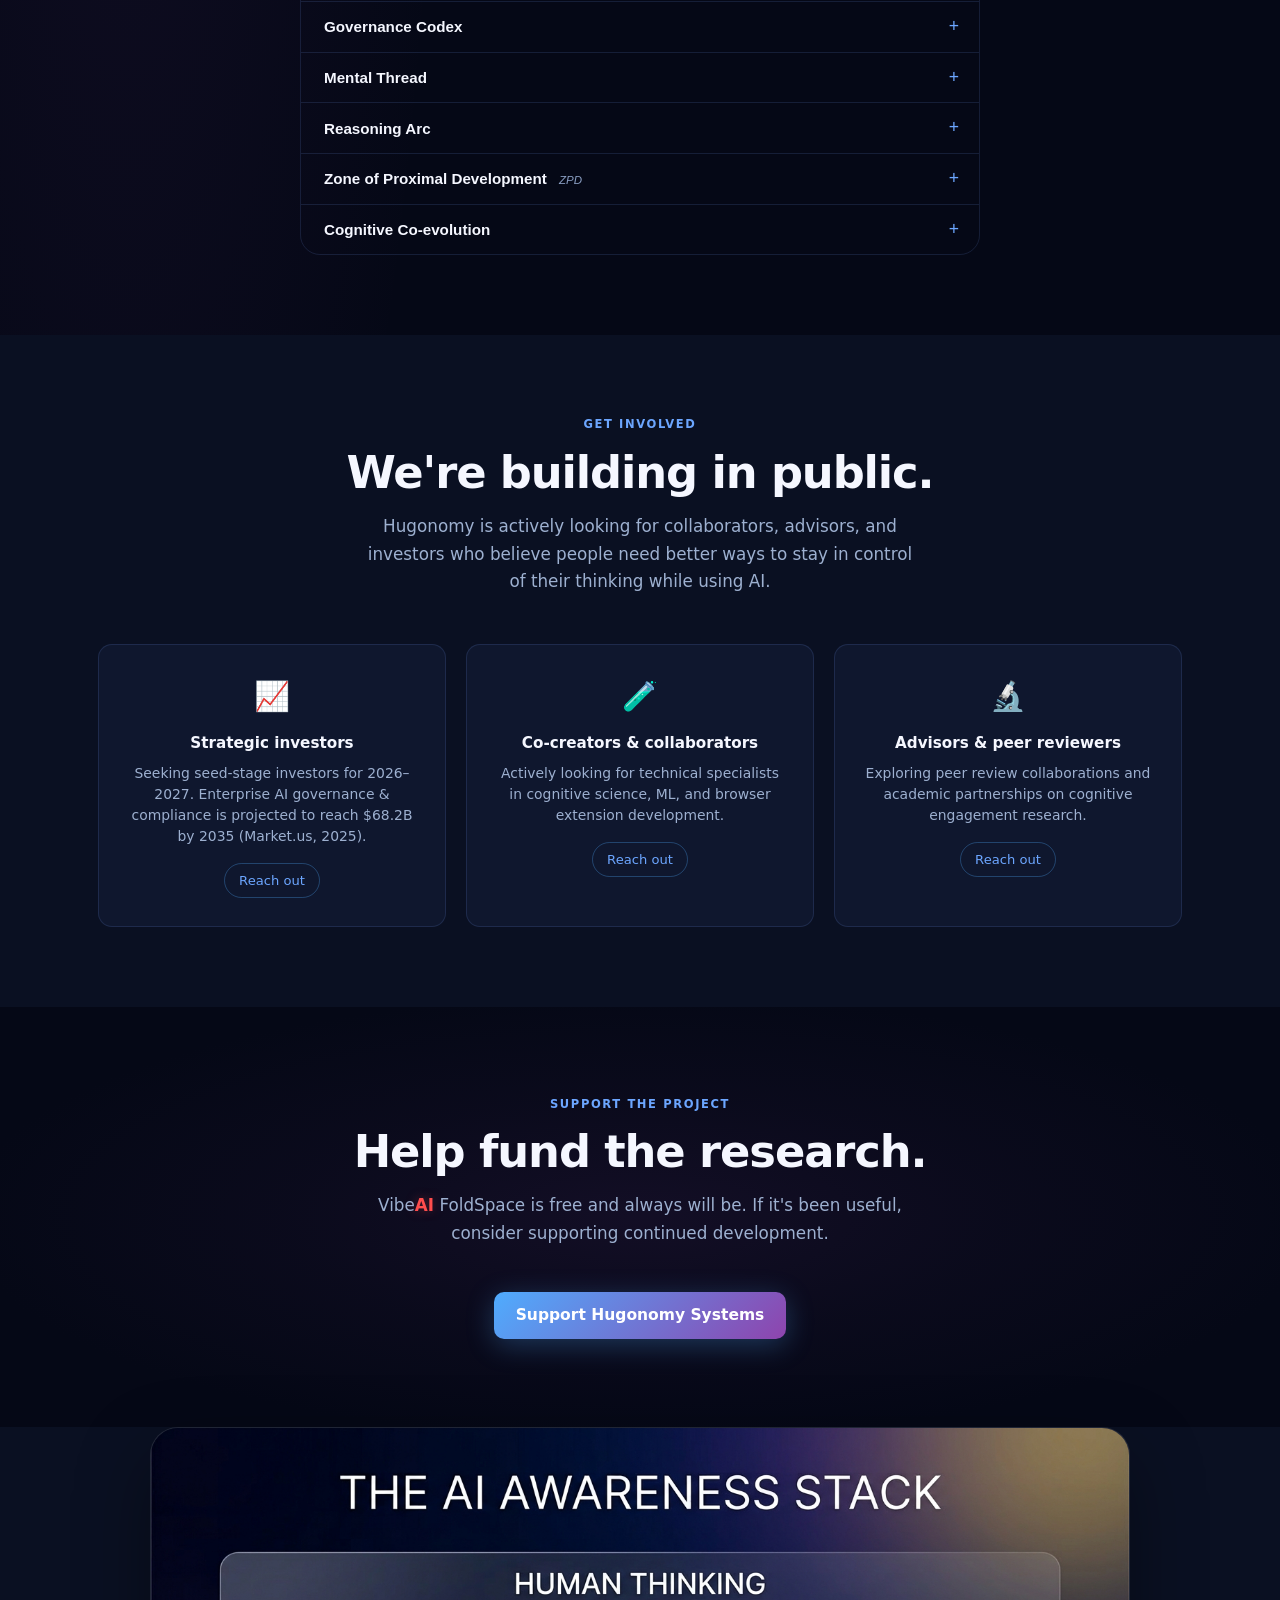
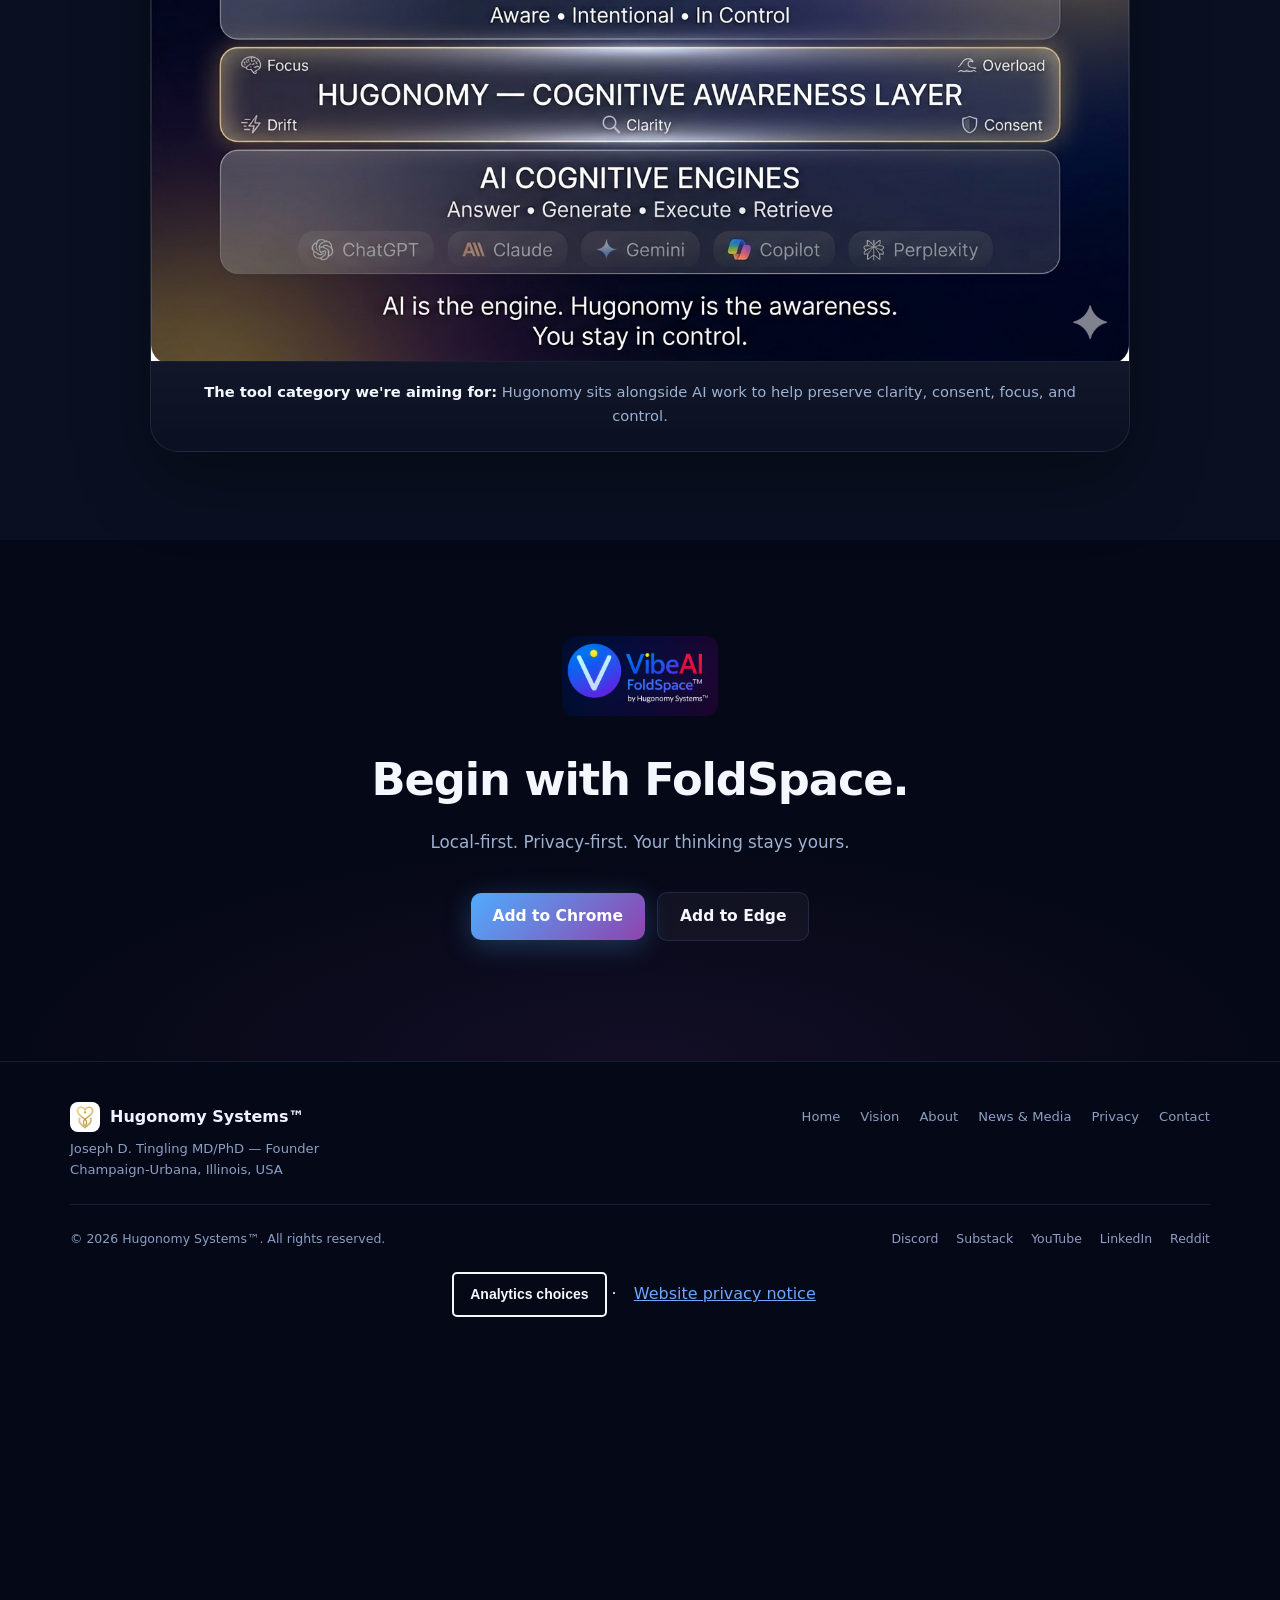
<file: about.html>
<!DOCTYPE html>
<html lang="en">
<head>
  <meta charset="UTF-8">
  <meta name="viewport" content="width=device-width, initial-scale=1.0">
  <meta name="robots" content="index,follow,max-image-preview:large">
  <meta name="author" content="Joseph D. Tingling MD/PhD">
  <meta name="theme-color" content="#050816">
  <title>About — Hugonomy Systems</title>
  <link rel="stylesheet" href="/website-analytics.css">
  <script src="/website-analytics.js" defer></script>
  <meta name="description" content="Joseph D. Tingling MD/PhD — physician-scientist and founder of Hugonomy Systems, building tools that help people stay aware while using AI.">
  <meta property="og:title" content="About — Hugonomy Systems">
  <meta property="og:description" content="Joseph D. Tingling MD/PhD — physician-scientist and founder building tools that help people stay aware while using AI.">
  <meta property="og:image" content="https://hugonomy.com/assets/images/hero-lifestyle-hud.jpg">
  <meta property="og:url" content="https://hugonomy.com/about.html">
  <meta property="og:site_name" content="Hugonomy Systems">
  <meta property="og:type" content="website">
  <meta name="twitter:card" content="summary_large_image">
  <meta name="twitter:title" content="About - Hugonomy Systems">
  <meta name="twitter:description" content="Joseph D. Tingling MD/PhD - physician-scientist and founder building tools that help people stay aware while using AI.">
  <meta name="twitter:image" content="https://hugonomy.com/assets/images/hero-lifestyle-hud.jpg">
  <link rel="icon" type="image/png" sizes="32x32" href="assets/icons/favicon-32x32.png">
  <link rel="icon" type="image/png" sizes="16x16" href="assets/icons/favicon-16x16.png">
  <link rel="icon" type="image/png" sizes="128x128" href="assets/icons/icon128.png">
  <link rel="apple-touch-icon" sizes="180x180" href="assets/icons/apple-touch-icon.png">
  <link rel="stylesheet" href="assets/css/styles.css">
  <style>
    .about-hero { padding: 140px 24px 80px; text-align: center; position: relative; overflow: hidden; }
    .about-hero::before {
      content: ''; position: absolute; inset: 0;
      background: radial-gradient(ellipse 70% 40% at 50% 0%, rgba(79,172,254,0.07) 0%, transparent 70%);
      pointer-events: none;
    }
    .founder-section { padding: 80px 0; }
    .founder-portrait-block { display: grid; grid-template-columns: auto auto 1fr; align-items: start; gap: 32px; margin-bottom: 56px; }
    .founder-portrait-col { display: flex; flex-direction: column; align-items: center; gap: 8px; }
    .founder-portrait-caption { font-size: 0.72rem; font-weight: 700; letter-spacing: 0.07em; text-transform: uppercase; color: var(--brand-blue); text-align: center; }
    .founder-portrait-img { width: 190px; min-width: 190px; height: 220px; object-fit: cover; border-radius: 20px; border: 1px solid var(--brand-border); box-shadow: 0 0 40px rgba(108,166,255,0.15); }
    .founder-portrait-img--grad { border-color: rgba(34,197,94,0.35); box-shadow: 0 0 40px rgba(34,197,94,0.15); object-position: top; }
    .founder-portrait-img--glyph { border-color: rgba(142,68,173,0.35); box-shadow: 0 0 40px rgba(142,68,173,0.2); }
    .founder-portrait-meta { display: flex; flex-direction: column; justify-content: center; padding-top: 8px; }
    .founder-portrait-name { font-size: 1.5rem; font-weight: 800; color: var(--text-primary); margin-bottom: 10px; }
    .founder-portrait-badges { display: flex; flex-wrap: wrap; gap: 10px; margin-bottom: 14px; }
    .founder-badge { font-size: 0.75rem; font-weight: 700; letter-spacing: 0.08em; text-transform: uppercase; padding: 5px 14px; border-radius: 20px; }
    .founder-badge--ceo { background: rgba(108,166,255,0.12); color: var(--brand-blue); border: 1px solid rgba(108,166,255,0.25); }
    .founder-badge--vibe { background: rgba(142,68,173,0.12); color: #c77dff; border: 1px solid rgba(142,68,173,0.25); }
    .founder-portrait-tagline { font-size: 0.9rem; color: var(--text-secondary); line-height: 1.6; }
    .founder-glyph-desc { color: var(--text-muted); font-size: 0.85rem; }
    @media (max-width: 860px) {
      .founder-portrait-block { grid-template-columns: 1fr 1fr; grid-template-rows: auto auto; }
      .founder-portrait-meta { grid-column: 1 / -1; text-align: center; }
      .founder-portrait-badges { justify-content: center; }
    }
    @media (max-width: 480px) {
      .founder-portrait-block { grid-template-columns: 1fr; }
      .founder-portrait-img { width: 100%; min-width: unset; height: 220px; }
    }
    .founder-grid { display: grid; grid-template-columns: 1fr 1fr; gap: 48px; align-items: start; margin-top: 48px; }
    @media (max-width: 700px) { .founder-grid { grid-template-columns: 1fr; } }
    .founder-bio p { color: var(--text-secondary); font-size: 0.97rem; line-height: 1.75; margin-bottom: 18px; }
    .founder-bio p:last-child { margin-bottom: 0; }
    a.paper-link {
      color: var(--brand-blue);
      text-decoration: none;
      border-bottom: 1px solid rgba(108,166,255,0.35);
      transition: border-color 0.2s, color 0.2s;
    }
    a.paper-link:hover {
      color: #94c2ff;
      border-bottom-color: rgba(108,166,255,0.7);
    }
    .founder-aside { display: flex; flex-direction: column; gap: 16px; }
    .founder-aside-card {
      background: var(--brand-card); border: 1px solid var(--brand-border);
      border-radius: 14px; padding: 22px 24px;
    }
    .founder-aside-card h4 { font-size: 0.82rem; font-weight: 700; letter-spacing: 0.08em; text-transform: uppercase; color: var(--brand-blue); margin-bottom: 8px; }
    .founder-aside-card p { color: var(--text-secondary); font-size: 0.88rem; line-height: 1.55; }
    /* Linked card variant — whole card is clickable, h4 gets an arrow
       affordance so the link nature is discoverable. */
    a.founder-aside-card {
      display: block; text-decoration: none; color: inherit;
      transition: border-color 0.2s, background 0.2s, transform 0.15s;
    }
    a.founder-aside-card:hover {
      border-color: rgba(108,166,255,0.45);
      background: rgba(108,166,255,0.06);
      transform: translateY(-1px);
    }
    a.founder-aside-card h4::after {
      content: ' \2197';
      font-size: 0.78rem;
      color: var(--brand-blue);
      margin-left: 4px;
      opacity: 0.7;
      transition: opacity 0.2s, transform 0.15s;
      display: inline-block;
    }
    a.founder-aside-card:hover h4::after {
      opacity: 1; transform: translate(2px, -2px);
    }
    .mission-section { background: var(--brand-mid); padding: 80px 0; }
    .mission-quote {
      max-width: 760px; margin: 48px auto 0;
      background: var(--brand-card); border: 1px solid var(--brand-border);
      border-left: 4px solid var(--brand-blue);
      border-radius: 0 16px 16px 0; padding: 36px 40px;
    }
    .mission-quote p { font-size: 1.05rem; line-height: 1.75; color: var(--text-primary); margin-bottom: 16px; }
    .mission-quote p:last-of-type { margin-bottom: 0; }
    .mission-quote cite { display: block; margin-top: 20px; font-size: 0.85rem; color: var(--text-muted); font-style: normal; }
    .mission-position-pointer {
      max-width: 760px; margin: 28px auto 0;
      text-align: center;
      font-size: 0.92rem;
      color: var(--text-secondary);
      line-height: 1.6;
    }
    .mission-position-pointer a {
      color: var(--brand-blue);
      text-decoration: none;
      border-bottom: 1px solid rgba(108,166,255,0.35);
      transition: border-color 0.2s;
    }
    .mission-position-pointer a:hover {
      border-bottom-color: rgba(108,166,255,0.7);
    }
    .approach-section { padding: 80px 0; }
    .approach-grid { display: grid; grid-template-columns: repeat(auto-fit, minmax(240px, 1fr)); gap: 20px; margin-top: 48px; }
    .approach-card {
      background: var(--brand-card); border: 1px solid var(--brand-border);
      border-radius: 14px; padding: 24px;
    }
    .approach-card h4 { font-size: 0.95rem; font-weight: 700; margin-bottom: 8px; }
    .approach-card p { color: var(--text-secondary); font-size: 0.87rem; line-height: 1.6; }
    .collab-section { background: var(--brand-mid); padding: 80px 0; }
    .collab-grid { display: grid; grid-template-columns: repeat(auto-fit, minmax(260px, 1fr)); gap: 20px; margin-top: 48px; }
    .collab-card {
      background: var(--brand-card); border: 1px solid var(--brand-border);
      border-radius: 14px; padding: 28px; text-align: center;
    }
    .collab-card .icon { font-size: 1.8rem; margin-bottom: 12px; }
    .collab-card h4 { font-size: 0.95rem; font-weight: 700; margin-bottom: 8px; }
    .collab-card p { color: var(--text-secondary); font-size: 0.87rem; line-height: 1.5; margin-bottom: 16px; }
    .collab-card a {
      display: inline-block; font-size: 0.82rem; color: var(--brand-blue);
      text-decoration: none; border: 1px solid rgba(79,172,254,0.3);
      padding: 6px 14px; border-radius: 20px; transition: background 0.2s;
    }
    .collab-card a:hover { background: rgba(79,172,254,0.08); }
    .about-awareness-section { background: var(--brand-mid); padding: 0 0 88px; }
    .about-awareness-card {
      max-width: 980px; margin: 0 auto;
      background: linear-gradient(180deg, rgba(255,255,255,0.03) 0%, rgba(255,255,255,0.01) 100%);
      border: 1px solid rgba(255,255,255,0.08);
      border-radius: 28px;
      overflow: hidden;
      box-shadow: 0 28px 72px rgba(0,0,0,0.34);
    }
    .about-awareness-image {
      display: block;
      width: 100%;
      height: auto;
    }
    .about-awareness-caption {
      padding: 18px 24px 22px;
      text-align: center;
      color: var(--text-secondary);
      font-size: 0.92rem;
      line-height: 1.65;
      background: linear-gradient(180deg, rgba(255,255,255,0.02) 0%, rgba(5,8,22,0.18) 100%);
      border-top: 1px solid rgba(255,255,255,0.06);
    }
    .about-awareness-caption strong {
      color: var(--text-primary);
      font-weight: 700;
    }
    @media (max-width: 640px) {
      .about-awareness-section { padding: 0 0 72px; }
      .about-awareness-card { border-radius: 20px; }
      .about-awareness-caption {
        padding: 16px 18px 18px;
        font-size: 0.88rem;
        line-height: 1.6;
      }
    }
  </style>
  <link rel="canonical" href="https://hugonomy.com/about.html">
</head>
<body>

<nav aria-label="Site navigation">
  <div class="nav-inner">
    <a class='nav-logo' href='/'>
      <img src="assets/icons/icon128.png" alt="VibeAI FoldSpace icon">
      <span class="nav-logo-text">Hugonomy Systems</span>
    </a>
    <div class="nav-links" id="navLinks">
      <a href='/'>Home</a>
      <a href='/vision'>Vision</a>
      <a class='nav-active' href='/about'>About</a>
      <a href='/news'>News &amp; Media</a>
      <a href='/shape'>Shape</a>
      <a href='/privacy'>Privacy</a>
      <a class='btn-nav' href='/#install-actions'>Install Free</a>
    </div>
    <button type="button" class="nav-hamburger" id="navHamburger" aria-label="Open navigation" aria-expanded="false" onclick="toggleNav()">
      <span></span><span></span><span></span>
    </button>
  </div>
</nav>

<!-- ── Page section nav (in-page jump nav) ─────────────────────────────── -->
<nav class="section-nav" id="sectionNav" aria-label="Page sections">
  <button type="button" class="section-nav-toggle" id="sectionNavToggle" aria-expanded="false" aria-controls="sectionNavList" onclick="toggleSectionNav()">
    <span class="section-nav-toggle-icon" aria-hidden="true">&#9776;</span>
    <span>Sections</span>
  </button>
  <ul class="section-nav-list" id="sectionNavList">
    <li><a href="#founder" data-section="founder"><span class="section-nav-dot" aria-hidden="true"></span>Founder</a></li>
    <li><a href="#why" data-section="why"><span class="section-nav-dot" aria-hidden="true"></span>Why It Matters</a></li>
    <li><a href="#products" data-section="products"><span class="section-nav-dot" aria-hidden="true"></span>Products</a></li>
    <li><a href="#support" data-section="support"><span class="section-nav-dot" aria-hidden="true"></span>Support</a></li>
  </ul>
</nav>

<header class="about-hero">
  <div class="container">
    <div class="page-brand-strip">
      <img src="assets/images/logo-vibeai-foldspace.png" alt="VibeAI FoldSpace by Hugonomy Systems" class="page-brand-logo">
    </div>
    <p class="section-label">About</p>
    <h1 class="section-title page-hero-title">
      Built by a physician-scientist.<br>
      <span class="gradient-text">For people who still want to think.</span>
    </h1>
    <p class="page-hero-sub">
      Hugonomy Systems is a bootstrapped company building tools that help people
      stay aware while using AI. Founded in Urbana, Illinois.
      <br><a href="#glossary" class="glossary-inline glossary-hero-link">↓ New to the terminology? See our plain-English glossary</a>
    </p>
  </div>
</header>

<!-- ── Founder ───────────────────────────────────────────────────────── -->
<section class="founder-section" id="founder">
  <div class="container">
    <p class="section-label">The founder</p>
    <h2 class="section-title">Joseph D. Tingling, MD/PhD</h2>

    <div class="founder-portrait-block">
      <div class="founder-portrait-col">
        <img src="assets/images/jo-graduation.jpg" alt="Joseph D. Tingling in MD/PhD regalia — Texas A&M University" class="founder-portrait-img founder-portrait-img--grad">
        <p class="founder-portrait-caption">MD/PhD · Texas A&amp;M University</p>
      </div>
      <img src="assets/images/jo-ceo-portrait.jpg" alt="Joseph D. Tingling — Founder & CEO, Hugonomy Systems" class="founder-portrait-img">
      <div class="founder-portrait-meta">
        <p class="founder-portrait-name">Joseph D. Tingling, MD/PhD</p>
        <div class="founder-portrait-badges">
          <span class="founder-badge founder-badge--ceo">Founder &amp; CEO — Hugonomy Systems</span>
          <span class="founder-badge founder-badge--vibe">Vibecoding Glyphweaver</span>
        </div>
        <p class="founder-portrait-tagline">
          Physician-scientist. Systems thinker. Building tools that help people stay
          clear and intentional while using AI — one careful line of code at a time.<br><br>
          <em class="founder-glyph-desc">The Glyphweaver codes through symbol, pattern, and coherence — weaving language, logic, and meaning into systems that think alongside humans.</em>
        </p>
      </div>
    </div>

    <div class="founder-grid">
      <div class="founder-bio">
        <p>
          Joseph Tingling is a physician-scientist, systems thinker, and the founder of Hugonomy Systems.
          He completed his MD/PhD at Texas A&amp;M University, then returned to his home country of Jamaica
          during the COVID-19 pandemic to serve at Sav-La-Mar Public General Hospital — providing critical
          care and research support during a period of global uncertainty.
        </p>
        <p>
          After that work, he joined the University of Illinois Urbana-Champaign (UIUC) to conduct
          advanced research in virology and neuroinflammation. His publication in
          <a class="paper-link"
             href="https://www.sciencedirect.com/science/article/pii/S2666354624001698"
             target="_blank" rel="noopener noreferrer"><em>Brain,
          Behavior, &amp; Immunity &mdash; Health</em> (2024)</a> reflects his commitment to rigorous, translational
          science and the study of human resilience under stress.
        </p>
        <p>
          Today, Joseph is applying his scientific training to a new problem: helping people stay aware,
          intentional, and grounded while using AI. Hugonomy Systems is his response —
          a bootstrapped effort to build practical tools for that job.
        </p>
        <p>
          Working from a studio in Urbana, Illinois, he designs, codes, and iterates on Hugonomy's
          technology with a focus on real-world impact, ethical design, and human-centered communication.
        </p>
      </div>
      <div class="founder-aside">
        <div class="founder-aside-card">
          <h4>Education</h4>
          <p>MD/PhD — Texas A&amp;M University<br>Research: Virology &amp; Neuroinflammation, UIUC</p>
        </div>
        <div class="founder-aside-card">
          <h4>Clinical</h4>
          <p>Critical care physician, Sav-La-Mar Public General Hospital, Jamaica (COVID-19 response)</p>
        </div>
        <a class="founder-aside-card"
           href="https://www.sciencedirect.com/science/article/pii/S2666354624001698"
           target="_blank" rel="noopener noreferrer"
           aria-label="Read Joseph Tingling's paper in Brain, Behavior, &amp; Immunity - Health (opens in new tab)">
          <h4>Publication</h4>
          <p><em>Brain, Behavior, &amp; Immunity &mdash; Health</em>, 2024 &mdash; human resilience under neuroinflammatory stress</p>
        </a>
        <div class="founder-aside-card">
          <h4>Marks</h4>
          <p>Hugonomy&trade;, VibeAI&trade;, FoldSpace&trade;,<br>HugoScore&trade;, Thinking Mirror&trade;</p>
        </div>
      </div>
    </div>
  </div>
</section>

<!-- ── Founder Timeline ──────────────────────────────────────────────── -->
<section class="founder-timeline-section">
  <div class="container">
    <p class="section-label">The journey</p>
    <h2 class="section-title">From Jamaica to UIUC to Hugonomy.</h2>
    <div class="founder-timeline">

      <div class="founder-timeline-node">
        <div class="founder-timeline-dot">&#x1F1EF;&#x1F1F2;</div>
        <div class="founder-timeline-body">
          <p class="founder-timeline-year">2020 – 2021</p>
          <h4>Jamaica — COVID-19 Response</h4>
          <p>Critical care physician at Sav-La-Mar Public General Hospital during the pandemic. Frontline medicine under global uncertainty.</p>
        </div>
      </div>

      <div class="founder-timeline-node">
        <div class="founder-timeline-dot">&#x1F52C;</div>
        <div class="founder-timeline-body">
          <p class="founder-timeline-year">Urbana, Illinois</p>
          <h4>UIUC &mdash; Neuroinflammation Research</h4>
          <p>Advanced research in virology and neuroinflammation at the University of Illinois Urbana-Champaign. Published in
            <a class="paper-link"
               href="https://www.sciencedirect.com/science/article/pii/S2666354624001698"
               target="_blank" rel="noopener noreferrer"><em>Brain, Behavior, &amp; Immunity &mdash; Health</em> (2024)</a>.</p>
        </div>
      </div>

      <div class="founder-timeline-node">
        <div class="founder-timeline-dot">&#x1F680;</div>
        <div class="founder-timeline-body">
          <p class="founder-timeline-year">2025 – Present</p>
          <h4>Hugonomy Systems — Urbana, IL</h4>
          <p>Bootstrapped. Building tools that help people stay aware while using AI. Vibe<span class="vibe-ai">AI</span> FoldSpace live on Chrome &amp; Edge.</p>
        </div>
      </div>

    </div>
  </div>
</section>

<!-- ── Mission ───────────────────────────────────────────────────────── -->
<section class="mission-section">
  <div class="container">
    <p class="section-label">Mission</p>
    <h2 class="section-title">Think with AI. Not through it.</h2>
    <div class="mission-quote">
      <p>
        Our mission is to restore clarity and trust to digital communication by addressing the massive
        cost of cognitive misalignment in the modern economy.
      </p>
      <p>
        Through human-centered AI systems and interfaces, we're building tools that help
        professionals across medicine, law, science, engineering, and enterprise stay aware,
        intentional, and in control while using AI.
      </p>
      <p>
        We build within Google's Chrome ecosystem and Microsoft's Edge platform — not to replace their
        tools, but to complement them with the reflection and oversight tools needed for high-stakes,
        human-centered work.
      </p>
      <p>
        The goal is simple: enhance clarity, agency, and intentional thinking across the AI tools
        people already rely on.
      </p>
      <cite>— J. D. Tingling, MD/PhD · Founder &amp; CEO, Hugonomy Systems · Urbana, Illinois, 2026</cite>
    </div>
    <p class="mission-position-pointer">
      For the full philosophical position behind this work &mdash; the human-AI cognition framework, the
      three-state engagement model, and the cited research &mdash;
      <a href="/vision#position-statement">read Joseph's position statement &rarr;</a>
    </p>
  </div>
</section>

<!-- ── Why it matters (moved from homepage 2026-05-21 — homepage consolidation) -->
<section id="why" class="why-section">
  <div class="container">
    <p class="section-label">Why it matters</p>
    <h2 class="section-title">AI is powerful. Passive use is the risk.</h2>
    <p class="section-sub">
      The problem isn't AI. It's how we use it. Passive acceptance quietly erodes
      critical thinking — and most people don't notice until it's gone.
    </p>
    <div class="why-grid">
      <div class="why-block">
        <p class="why-stat">100%</p>
        <p class="why-label">Local — nothing leaves your browser</p>
      </div>
      <div class="why-block">
        <p class="why-stat">3</p>
        <p class="why-label">AI platforms supported: ChatGPT, Claude, Gemini</p>
      </div>
      <div class="why-block">
        <p class="why-stat">0</p>
        <p class="why-label">Accounts, servers, or cloud processing required</p>
      </div>
      <div class="why-block">
        <p class="why-stat">4</p>
        <p class="why-label">Independent studies confirm reflective AI use builds cognition</p>
      </div>
    </div>
  </div>
</section>

<!-- ── Approach ───────────────────────────────────────────────────────── -->
<section class="approach-section">
  <div class="container">
    <p class="section-label">How we build</p>
    <h2 class="section-title">Lean. Rigorous. Human-centered.</h2>
    <p class="section-sub">
      Hugonomy is built through a disciplined, research-grounded development process.
    </p>
    <div class="approach-grid">
      <div class="approach-card">
        <h4>Founder-led research &amp; design</h4>
        <p>Product decisions are grounded in neuroscience, cognitive science, and real clinical observation — not market trends.</p>
      </div>
      <div class="approach-card">
        <h4>Multi-AI cross-validation</h4>
        <p>An internal AI Council cross-validates every major decision — architecture, policy, privacy, and store submission — before shipping.</p>
      </div>
      <div class="approach-card">
        <h4>Capital-efficient iteration</h4>
        <p>Lean and bootstrapped. Rapid iteration on real-world user feedback. No bloat, no feature theater.</p>
      </div>
      <div class="approach-card">
        <h4>Human-centered governance</h4>
        <p>Emotional safety and user consent are architectural constraints, not afterthoughts. The governance model is built before the product, not after.</p>
      </div>
    </div>
  </div>
</section>

<!-- ── Why Local-First (moved from homepage 2026-05-21 — homepage consolidation) -->
<section class="local-first-section">
  <div class="container">
    <p class="section-label">Why local-first</p>
    <h2 class="section-title">Your thinking stays yours.</h2>
    <p class="section-sub">
      Local-first isn't a feature we added. It's the constraint we built around.
    </p>
    <div class="local-first-grid">
      <div class="local-first-card">
        <span class="local-first-icon">&#x1F512;</span>
        <h4>Privacy by architecture</h4>
        <p>Every analysis runs in your browser. Nothing is transmitted to any server — not your conversation, not your stage data, not your bookmarks. Ever.</p>
      </div>
      <div class="local-first-card">
        <span class="local-first-icon">&#x26A1;</span>
        <h4>Instant and always-on</h4>
        <p>No network round-trip. No latency. No offline failure. The HUD responds in real time because it never leaves your machine.</p>
      </div>
      <div class="local-first-card">
        <span class="local-first-icon">&#x1F9F1;</span>
        <h4>Trusted by design</h4>
        <p>Cloud processing is architecturally impossible in Vibe<span class="vibe-ai">AI</span> FoldSpace — not just disabled. There is no infrastructure to breach, no database to leak.</p>
      </div>
    </div>
  </div>
</section>

<!-- ── Hugonomy Stack / Product Family (moved from homepage 2026-05-21) -->
<section class="product-family-section" id="products">
  <div class="container">
    <p class="section-label">The Hugonomy stack</p>
    <h2 class="section-title">Three products. Three horizons.</h2>
    <p class="section-sub">FoldSpace exists now. Lens is next. Council is longer-term.</p>
    <div class="product-family-grid">
      <div class="product-family-card product-family-card--live">
        <img src="assets/images/logo-vibeai-foldspace.png" alt="VibeAI FoldSpace" class="product-family-logo">
        <p class="product-family-desc">Real-time cognitive HUD for AI conversations. Live now on Chrome &amp; Edge.</p>
        <span class="stack-badge stack-badge--live">Live now</span>
      </div>
      <div class="product-family-card">
        <img src="assets/images/logo-allminds-lens.png" alt="AllMinds Lens" class="product-family-logo">
        <p class="product-family-desc">Cross-session continuity for your thinking across multiple AI sessions.</p>
        <span class="stack-badge stack-badge--next">Next</span>
      </div>
      <div class="product-family-card">
        <img src="assets/images/logo-allminds-council.jpg" alt="AllMinds Council" class="product-family-logo">
        <p class="product-family-desc">Human-governed multi-agent work with explicit oversight.</p>
        <span class="stack-badge stack-badge--horizon">Horizon</span>
      </div>
    </div>
    <a class='btn-secondary product-family-cta' href='/vision'>See the full vision &rarr;</a>
  </div>
</section>

<!-- ── Glossary ───────────────────────────────────────────────────────── -->
<section class="glossary-section" id="glossary">
  <div class="container">
    <p class="section-label">Key concepts</p>
    <h2 class="section-title">Words we use. What they mean.</h2>
    <p class="section-sub glossary-sub">Plain English — no PhD required. Click any term to expand.</p>
    <div class="glossary-list">

      <div class="glossary-item" id="metacognition">
        <button type="button" class="glossary-row" onclick="toggleGlossary(this)" aria-expanded="false">
          <span class="glossary-term">Metacognition <span class="glossary-pronounce">meta-cog-NI-shun</span></span>
          <span class="glossary-icon" aria-hidden="true">+</span>
        </button>
        <div class="glossary-body">
          <p>Thinking about your own thinking. The part of your brain that steps back and asks: "Wait — am I actually understanding this, or just processing it?" It's the first thing to go when you're on autopilot. VibeAI FoldSpace is designed to trigger it.</p>
          <p class="glossary-used"><span class="glossary-used-label">Used in:</span> <a href='/vision#study'>Vision — The Open Question</a></p>
        </div>
      </div>

      <div class="glossary-item" id="cognitive-offloading">
        <button type="button" class="glossary-row" onclick="toggleGlossary(this)" aria-expanded="false">
          <span class="glossary-term">Cognitive Offloading</span>
          <span class="glossary-icon" aria-hidden="true">+</span>
        </button>
        <div class="glossary-body">
          <p>Handing a mental task to something outside your brain — a calculator, a notepad, or an AI. Not inherently bad. The problem is when you start offloading <em>understanding itself</em>, not just memory. That's when it starts to cost you.</p>
          <p class="glossary-used"><span class="glossary-used-label">Used in:</span> <a href='/#research'>Home — The Science</a> · <a href='/vision'>Vision</a></p>
        </div>
      </div>

      <div class="glossary-item" id="delegable">
        <button type="button" class="glossary-row" onclick="toggleGlossary(this)" aria-expanded="false">
          <span class="glossary-term">Delegable</span>
          <span class="glossary-icon" aria-hidden="true">+</span>
        </button>
        <div class="glossary-body">
          <p>A quality of mental work: how easily it can be handed off to something else — a calculator, a notepad, an AI. Remembering a phone number is highly delegable. Deciding what actually matters to you isn't. The shift Joseph names in the position statement: modern AI makes <em>understanding itself</em> feel delegable — and that's the part that costs you when your brain quietly stops doing it.</p>
          <p class="glossary-used"><span class="glossary-used-label">Used in:</span> <a href='/vision#position-statement'>Vision — Position Statement</a></p>
        </div>
      </div>

      <div class="glossary-item" id="cognitive-atrophy">
        <button type="button" class="glossary-row" onclick="toggleGlossary(this)" aria-expanded="false">
          <span class="glossary-term">Cognitive Atrophy</span>
          <span class="glossary-icon" aria-hidden="true">+</span>
        </button>
        <div class="glossary-body">
          <p>The gradual weakening of a mental skill from not using it — like a muscle you stop exercising. The slow drift from "I can figure this out" to "I'll just ask the AI." Gerlich (2025) found measurable evidence of this across 666 participants.</p>
          <p class="glossary-used"><span class="glossary-used-label">Used in:</span> <a href='/#research'>Home — The Science</a> · <a href='/vision'>Vision — Layer 1</a></p>
        </div>
      </div>

      <div class="glossary-item" id="automation-bias">
        <button type="button" class="glossary-row" onclick="toggleGlossary(this)" aria-expanded="false">
          <span class="glossary-term">Automation Bias</span>
          <span class="glossary-icon" aria-hidden="true">+</span>
        </button>
        <div class="glossary-body">
          <p>The tendency to trust what an automated system says — even when your own instinct says something different. Not a personal failing — a documented psychological pattern. Clinicians show it with diagnostic AI. You might show it with ChatGPT right now.</p>
          <p class="glossary-used"><span class="glossary-used-label">Used in:</span> <a href='/#research'>Home — Fluency Trap diagram</a></p>
        </div>
      </div>

      <div class="glossary-item" id="fluency-trap">
        <button type="button" class="glossary-row" onclick="toggleGlossary(this)" aria-expanded="false">
          <span class="glossary-term">The Fluency Trap</span>
          <span class="glossary-icon" aria-hidden="true">+</span>
        </button>
        <div class="glossary-body">
          <p>AI responses are grammatically perfect and smooth. The brain registers that fluency as comprehension — so you feel like you understood it, even if you didn't really engage. The displacement is invisible from the inside.</p>
          <p class="glossary-used"><span class="glossary-used-label">Used in:</span> <a href='/#research'>Home — The Science</a></p>
        </div>
      </div>

      <div class="glossary-item" id="passive-mode">
        <button type="button" class="glossary-row" onclick="toggleGlossary(this)" aria-expanded="false">
          <span class="glossary-term">Passive Mode</span>
          <span class="glossary-icon" aria-hidden="true">+</span>
        </button>
        <div class="glossary-body">
          <p>What VibeAI FoldSpace calls the moment you accept an AI response without really engaging — a quick "ok thanks" or "got it." The extension detects this and activates the Thinking Mirror. Not a judgment. A mirror.</p>
          <p class="glossary-used"><span class="glossary-used-label">Used in:</span> <a href='/'>Home — The Moment</a> · <a href='/vision'>Vision</a></p>
        </div>
      </div>

      <div class="glossary-item" id="thinking-mirror">
        <button type="button" class="glossary-row" onclick="toggleGlossary(this)" aria-expanded="false">
          <span class="glossary-term">Thinking Mirror</span>
          <span class="glossary-icon" aria-hidden="true">+</span>
        </button>
        <div class="glossary-body">
          <p>The FoldSpace feature that activates on Passive Mode. Offers reflection prompts: "Challenge this answer," "Ask for evidence," "Add my own thinking." Not telling you what to think. Reminding you that you can.</p>
          <p class="glossary-used"><span class="glossary-used-label">Used in:</span> <a href='/'>Home — The Moment</a></p>
        </div>
      </div>

      <div class="glossary-item" id="hugo-orb">
        <button type="button" class="glossary-row" onclick="toggleGlossary(this)" aria-expanded="false">
          <span class="glossary-term">Hugo Orb</span>
          <span class="glossary-icon" aria-hidden="true">+</span>
        </button>
        <div class="glossary-body">
          <p>The glowing circular indicator at the top of the FoldSpace HUD. The orb is a single visual signal of how your conversation with AI is unfolding right now — cyan when you're exploring, blue when you're weighing options, purple when you're refining, and yellow the moment Passive Mode is detected. No numbers, no scores; just a color, a pulse, and a shape that shifts as your thinking shifts.</p>
          <p>It doesn't track you. It reflects you. Reads only the conversation you're in, locally, and forgets when the session ends. Hover for the current state; ignore otherwise.</p>
          <p class="glossary-used"><span class="glossary-used-label">Used in:</span> <a href='/'>Home &mdash; HUD preview</a> &middot; <a href='/news'>News &mdash; v2.22 release</a></p>
        </div>
      </div>

      <div class="glossary-item" id="cognitive-sovereignty">
        <button type="button" class="glossary-row" onclick="toggleGlossary(this)" aria-expanded="false">
          <span class="glossary-term">Cognitive Sovereignty</span>
          <span class="glossary-icon" aria-hidden="true">+</span>
        </button>
        <div class="glossary-body">
          <p>Your right and ability to direct your own thinking — without it being replaced or eroded by an algorithm. The idea behind everything Hugonomy builds. AI can help you think. But the thinking has to stay yours.</p>
          <p class="glossary-used"><span class="glossary-used-label">Used in:</span> <a href='/vision'>Vision</a> · <a href='/privacy'>Privacy Policy</a></p>
        </div>
      </div>

      <div class="glossary-item" id="awareness-layer">
        <button type="button" class="glossary-row" onclick="toggleGlossary(this)" aria-expanded="false">
          <span class="glossary-term">Awareness Layer</span>
          <span class="glossary-icon" aria-hidden="true">+</span>
        </button>
        <div class="glossary-body">
          <p>A layer that sits alongside your AI work and helps you notice drift, overload, passive acceptance, or loss of focus while it is happening. On the public site, we usually explain this more simply as "tools that help you stay aware while using AI."</p>
          <p class="glossary-used"><span class="glossary-used-label">Used in:</span> older site language, product strategy, and vision framing</p>
        </div>
      </div>

      <div class="glossary-item" id="cognitive-awareness-infrastructure">
        <button type="button" class="glossary-row" onclick="toggleGlossary(this)" aria-expanded="false">
          <span class="glossary-term">Cognitive Awareness Infrastructure</span>
          <span class="glossary-icon" aria-hidden="true">+</span>
        </button>
        <div class="glossary-body">
          <p>An internal Hugonomy phrase for products designed to help people stay clear, intentional, and in control while using AI. Useful internally, but too abstract for most first-time visitors — which is why the public site now uses plainer wording.</p>
          <p class="glossary-used"><span class="glossary-used-label">Used in:</span> older site language and internal planning</p>
        </div>
      </div>

      <div class="glossary-item" id="cognitive-engagement-architecture">
        <button type="button" class="glossary-row" onclick="toggleGlossary(this)" aria-expanded="false">
          <span class="glossary-term">Cognitive Engagement Architecture</span>
          <span class="glossary-icon" aria-hidden="true">+</span>
        </button>
        <div class="glossary-body">
          <p>The design idea behind FoldSpace: detect how engaged the user is, surface feedback in real time, and prompt reflection before passive acceptance becomes a habit.</p>
          <p class="glossary-used"><span class="glossary-used-label">Used in:</span> trust, IP, and internal product language</p>
        </div>
      </div>

      <div class="glossary-item" id="cognitive-governance">
        <button type="button" class="glossary-row" onclick="toggleGlossary(this)" aria-expanded="false">
          <span class="glossary-term">Cognitive Governance</span>
          <span class="glossary-icon" aria-hidden="true">+</span>
        </button>
        <div class="glossary-body">
          <p>The rules, permissions, review steps, and human sign-off that decide what an AI system may do, what requires oversight, and what should never be automated. In plain English: who gets to act, under what limits, and with whose approval.</p>
          <p class="glossary-used"><span class="glossary-used-label">Used in:</span> Vision, governance planning, and future-product framing</p>
        </div>
      </div>

      <div class="glossary-item" id="governance-codex">
        <button type="button" class="glossary-row" onclick="toggleGlossary(this)" aria-expanded="false">
          <span class="glossary-term">Governance Codex</span>
          <span class="glossary-icon" aria-hidden="true">+</span>
        </button>
        <div class="glossary-body">
          <p>An internal shorthand for a rules system that defines what AI agents are allowed to do, what must be reviewed, and what always stays human. In plainer language: policy, guardrails, and approval logic for AI-assisted work.</p>
          <p class="glossary-used"><span class="glossary-used-label">Used in:</span> older roadmap language and governance planning</p>
        </div>
      </div>

      <div class="glossary-item" id="mental-thread">
        <button type="button" class="glossary-row" onclick="toggleGlossary(this)" aria-expanded="false">
          <span class="glossary-term">Mental Thread</span>
          <span class="glossary-icon" aria-hidden="true">+</span>
        </button>
        <div class="glossary-body">
          <p>Your train of thought as it unfolds through a question, decision, or problem. It is the line of reasoning you are trying to hold onto before distraction, overload, or a polished AI answer pulls you away from it.</p>
          <p class="glossary-used"><span class="glossary-used-label">Used in:</span> older site language and vision framing</p>
        </div>
      </div>

      <div class="glossary-item" id="reasoning-arc">
        <button type="button" class="glossary-row" onclick="toggleGlossary(this)" aria-expanded="false">
          <span class="glossary-term">Reasoning Arc</span>
          <span class="glossary-icon" aria-hidden="true">+</span>
        </button>
        <div class="glossary-body">
          <p>The path your thinking takes over time as you move from question to evidence to decision. Useful as an internal phrase, but on the public site we usually explain it more simply as keeping continuity across sessions or staying connected to your own train of thought.</p>
          <p class="glossary-used"><span class="glossary-used-label">Used in:</span> older product and roadmap language</p>
        </div>
      </div>

      <div class="glossary-item" id="zpd">
        <button type="button" class="glossary-row" onclick="toggleGlossary(this)" aria-expanded="false">
          <span class="glossary-term">Zone of Proximal Development <span class="glossary-pronounce">ZPD</span></span>
          <span class="glossary-icon" aria-hidden="true">+</span>
        </button>
        <div class="glossary-body">
          <p>Vygotsky's concept: the sweet spot where you grow — tasks just beyond what you can do alone, but reachable with support. A good teacher holds you there. AI used passively skips it entirely, giving you the answer before the struggle that builds understanding.</p>
          <p class="glossary-used"><span class="glossary-used-label">Used in:</span> <a href='/vision#study'>Vision — The Open Question</a></p>
        </div>
      </div>

      <div class="glossary-item" id="cognitive-co-evolution">
        <button type="button" class="glossary-row" onclick="toggleGlossary(this)" aria-expanded="false">
          <span class="glossary-term">Cognitive Co-evolution</span>
          <span class="glossary-icon" aria-hidden="true">+</span>
        </button>
        <div class="glossary-body">
          <p>Human and AI thinking evolve together over time — but not always in the same direction. Reflective use can make you sharper. Passive use can make you weaker. Which way you drift depends on how you engage.</p>
          <p class="glossary-used"><span class="glossary-used-label">Used in:</span> <a href='/#research'>Home — The Science</a></p>
        </div>
      </div>

    </div>
  </div>
</section>

<!-- ── Collaborate ───────────────────────────────────────────────────── -->
<section class="collab-section">
  <div class="container">
    <p class="section-label">Get involved</p>
    <h2 class="section-title">We're building in public.</h2>
    <p class="section-sub">
      Hugonomy is actively looking for collaborators, advisors, and investors who believe
      people need better ways to stay in control of their thinking while using AI.
    </p>
    <div class="collab-grid">
      <div class="collab-card">
        <div class="icon">&#x1F4C8;</div>
        <h4>Strategic investors</h4>
        <p>Seeking seed-stage investors for 2026&ndash;2027. Enterprise AI governance &amp; compliance is projected to reach $68.2B by 2035 (Market.us, 2025).</p>
        <a href="mailto:joseph@hugonomy.com">Reach out</a>
      </div>
      <div class="collab-card">
        <div class="icon">&#x1F9EA;</div>
        <h4>Co-creators &amp; collaborators</h4>
        <p>Actively looking for technical specialists in cognitive science, ML, and browser extension development.</p>
        <a href="mailto:joseph@hugonomy.com">Reach out</a>
      </div>
      <div class="collab-card">
        <div class="icon">&#x1F52C;</div>
        <h4>Advisors &amp; peer reviewers</h4>
        <p>Exploring peer review collaborations and academic partnerships on cognitive engagement research.</p>
        <a href="mailto:joseph@hugonomy.com">Reach out</a>
      </div>
    </div>
  </div>
</section>

<!-- ── Support the project (moved from homepage 2026-05-21 — homepage consolidation) -->
<section class="support-section" id="support">
  <div class="container">
    <p class="section-label">Support the project</p>
    <h2 class="section-title">Help fund the research.</h2>
    <p class="section-sub">
      Vibe<span class="vibe-ai">AI</span> FoldSpace is free and always will be. If it's been useful,
      consider supporting continued development.
    </p>
    <a href="https://buy.stripe.com/9B68wP61A4v08uP3zL4AU00"
       target="_blank" rel="noopener noreferrer" class="btn-primary btn-primary--spaced">
      Support Hugonomy Systems
    </a>
  </div>
</section>

<section class="about-awareness-section" aria-label="AI awareness stack visual">
  <div class="container">
    <figure class="about-awareness-card">
      <img
        src="/assets/images/news-awareness-stack-bg.jpg"
        alt="AI awareness stack visual showing Hugonomy between human thinking and AI tools."
        class="about-awareness-image"
      >
      <figcaption class="about-awareness-caption">
        <strong>The tool category we're aiming for:</strong> Hugonomy sits alongside AI work to help preserve clarity, consent, focus, and control.
      </figcaption>
    </figure>
  </div>
</section>

<section class="footer-cta">
  <div class="container">
    <img src="assets/images/logo-vibeai-foldspace.png" alt="VibeAI FoldSpace by Hugonomy Systems" class="footer-cta-logo">
    <h2>Begin with FoldSpace.</h2>
    <p>Local-first. Privacy-first. Your thinking stays yours.</p>
    <div class="cta-group">
      <a href="https://chromewebstore.google.com/detail/lkmfjgaahnmlncgaeocfgiohjiodiohi"
         target="_blank" rel="noopener noreferrer" class="btn-primary">Add to Chrome</a>
      <a href="https://microsoftedge.microsoft.com/addons/detail/kbdhbghaidmildhhbodkppnnhklmddfh"
         target="_blank" rel="noopener noreferrer" class="btn-secondary">Add to Edge</a>
    </div>
  </div>
</section>

<footer>
  <div class="footer-inner">
    <div class="footer-brand">
      <a class='nav-logo footer-logo' href='/'>
        <img src="assets/icons/icon128.png" alt="Hugonomy Systems" class="footer-logo-img">
        <span class="footer-logo-text">Hugonomy Systems&#x2122;</span>
      </a>
      <p class="footer-brand-desc">
        Joseph D. Tingling MD/PhD &mdash; Founder<br>
        Champaign-Urbana, Illinois, USA
      </p>
    </div>
    <nav aria-label="Footer navigation">
      <div class="footer-links">
        <a href='/'>Home</a>
        <a href='/vision'>Vision</a>
        <a href='/about'>About</a>
        <a href='/news'>News &amp; Media</a>
        <a href='/privacy'>Privacy</a>
        <a href="mailto:joseph@hugonomy.com">Contact</a>
      </div>
    </nav>
  </div>
  <div class="footer-bottom">
    <p>&copy; 2026 Hugonomy Systems&#x2122;. All rights reserved.</p>
    <p>
      <a href="https://discord.gg/B8AVMPwrdY" target="_blank" rel="noopener noreferrer" class="footer-social-link">Discord</a>
      <a href="https://glyphweaveralpha.substack.com/" target="_blank" rel="noopener noreferrer" class="footer-social-link">Substack</a>
      <a href="https://www.youtube.com/@HugonomySystems" target="_blank" rel="noopener noreferrer" class="footer-social-link">YouTube</a>
      <a href="https://www.linkedin.com/company/hugonomy-systems/" target="_blank" rel="noopener noreferrer" class="footer-social-link">LinkedIn</a>
      <a href="https://www.reddit.com/r/AICognitiveWatch/" target="_blank" rel="noopener noreferrer" class="footer-social-link footer-social-link--last">Reddit</a>
    </p>
  </div>
<p class="legacy-analytics"><button type="button" class="analytics-settings" data-analytics-settings hidden>Analytics choices</button> · <a href="/website-notices.html#website-analytics">Website privacy notice</a></p>
</footer>

<script>
function toggleGlossary(btn) {
  var body = btn.nextElementSibling;
  var open = body.classList.toggle('open');
  btn.setAttribute('aria-expanded', open);
}
(function() {
  var hash = window.location.hash.slice(1);
  if (hash) {
    var item = document.getElementById(hash);
    if (item) {
      var btn = item.querySelector('.glossary-row');
      if (btn) { btn.click(); setTimeout(function(){ item.scrollIntoView({behavior:'smooth',block:'center'}); }, 50); }
    }
  }
})();
function toggleNav() {
  var links = document.getElementById('navLinks');
  var btn = document.getElementById('navHamburger');
  var open = links.classList.toggle('open');
  btn.classList.toggle('open', open);
  btn.setAttribute('aria-expanded', open);
}
document.addEventListener('click', function(e) {
  var nav = document.querySelector('nav');
  if (!nav.contains(e.target)) {
    document.getElementById('navLinks').classList.remove('open');
    var btn = document.getElementById('navHamburger');
    btn.classList.remove('open');
    btn.setAttribute('aria-expanded', 'false');
  }
});

// Page section nav — mobile/tablet toggle + scrollspy active-state
function toggleSectionNav() {
  var nav = document.getElementById('sectionNav');
  var btn = document.getElementById('sectionNavToggle');
  var open = nav.classList.toggle('open');
  btn.setAttribute('aria-expanded', open);
}
document.addEventListener('click', function (e) {
  var sectionNav = document.getElementById('sectionNav');
  if (sectionNav && !sectionNav.contains(e.target)) {
    sectionNav.classList.remove('open');
    document.getElementById('sectionNavToggle').setAttribute('aria-expanded', 'false');
  }
});
document.querySelectorAll('.section-nav-list a').forEach(function (link) {
  link.addEventListener('click', function () {
    var nav = document.getElementById('sectionNav');
    nav.classList.remove('open');
    document.getElementById('sectionNavToggle').setAttribute('aria-expanded', 'false');
  });
});
(function () {
  var links = document.querySelectorAll('.section-nav-list a[data-section]');
  if (!links.length || !('IntersectionObserver' in window)) return;
  var linkById = {};
  links.forEach(function (l) { linkById[l.getAttribute('data-section')] = l; });
  var observer = new IntersectionObserver(function (entries) {
    entries.forEach(function (entry) {
      var link = linkById[entry.target.id];
      if (!link) return;
      if (entry.isIntersecting) {
        links.forEach(function (l) { l.classList.remove('active'); });
        link.classList.add('active');
      }
    });
  }, { rootMargin: '-110px 0px -75% 0px', threshold: 0 });
  Object.keys(linkById).forEach(function (id) {
    var section = document.getElementById(id);
    if (section) observer.observe(section);
  });
})();
</script>
</body>
</html>
</file>
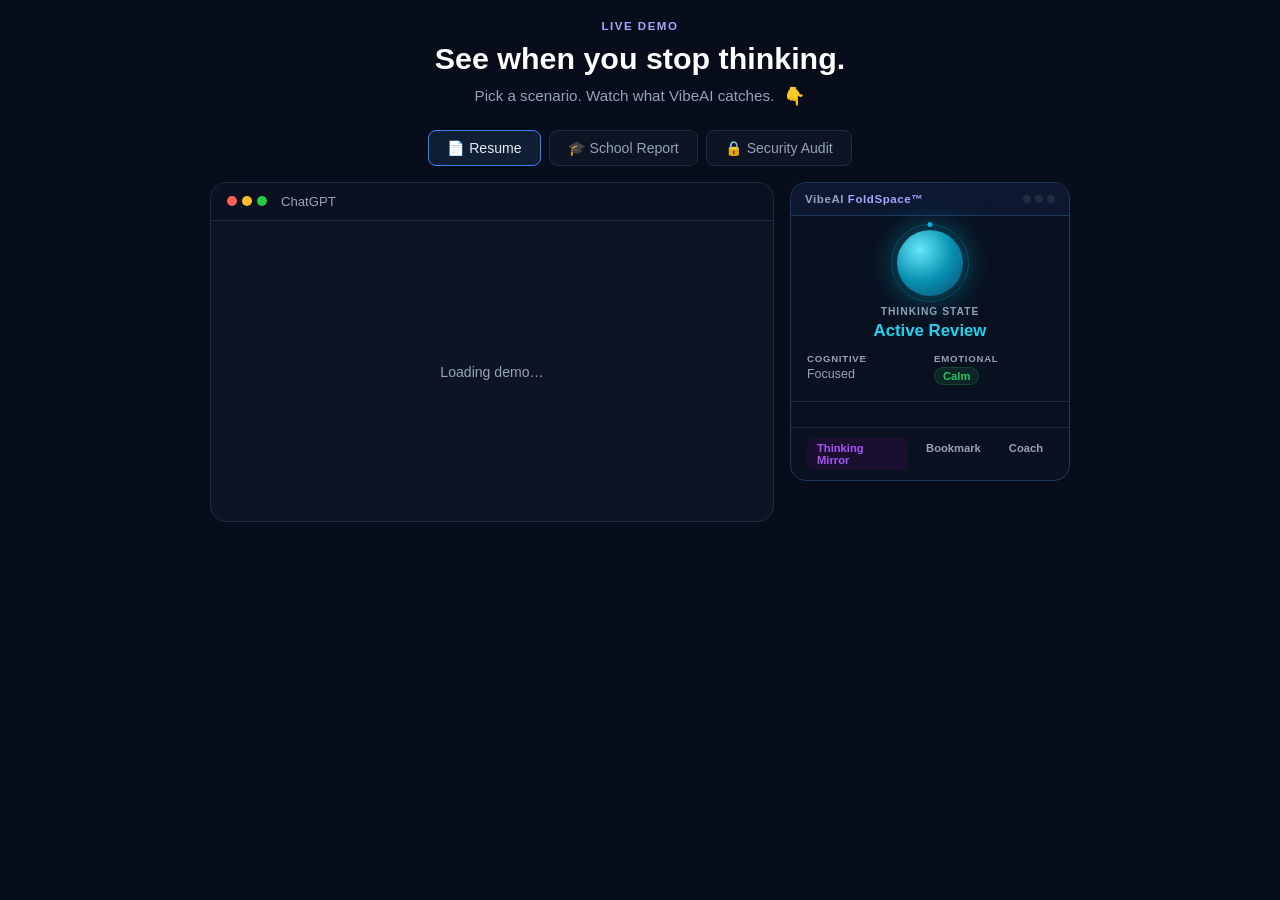
<file: demo.html>
<!DOCTYPE html>
<html lang="en">
<head>
  <meta charset="UTF-8">
  <meta name="viewport" content="width=device-width, initial-scale=1.0">
  <title>VibeAI FoldSpace — See When You Stop Thinking</title>
  <style>
    *, *::before, *::after { box-sizing: border-box; margin: 0; padding: 0; }

    body {
      background: #070d1a;
      color: #e8eaf0;
      font-family: -apple-system, BlinkMacSystemFont, 'Segoe UI', Roboto, sans-serif;
      min-height: 100vh;
      display: flex;
      flex-direction: column;
      align-items: center;
      padding: 20px 20px 28px;
    }

    /* ── HEADER ── */
    .demo-header {
      text-align: center;
      margin-bottom: 20px;
      max-width: 640px;
    }

    .demo-eyebrow {
      font-size: 0.72rem;
      font-weight: 700;
      letter-spacing: 0.13em;
      color: #a5a7ff;
      text-transform: uppercase;
      margin-bottom: 8px;
    }

    .demo-header h1 {
      font-size: 1.9rem;
      font-weight: 700;
      color: #fff;
      line-height: 1.2;
      margin-bottom: 8px;
    }

    .demo-header p {
      color: #94a3b8;
      font-size: 0.95rem;
      line-height: 1.5;
    }

    /* ── SCENARIO TABS ── */
    .scenarios {
      display: flex;
      gap: 8px;
      margin-bottom: 16px;
      flex-wrap: wrap;
      justify-content: center;
    }

    .scenario-btn {
      background: #0d1525;
      border: 1px solid #1e2d40;
      color: #94a3b8;
      padding: 9px 18px;
      border-radius: 8px;
      cursor: pointer;
      font-size: 0.88rem;
      font-weight: 500;
      transition: all 0.18s ease;
      outline: none;
    }

    .scenario-btn:hover:not(.active) { border-color: #94a3b8; color: #94a3b8; }
    .scenario-btn.active { background: #111f35; border-color: #3b82f6; color: #e8eaf0; }

    /* Attention pulse on scenario buttons until first user click.
       Stops the moment body.engaged is set — see scenario click handler.
       Honors prefers-reduced-motion. */
    @keyframes scenarioPulse {
      0%, 100% { box-shadow: 0 0 0 0 rgba(59, 130, 246, 0); }
      50%      { box-shadow: 0 0 0 6px rgba(59, 130, 246, 0.22); }
    }
    body:not(.engaged) .scenario-btn {
      animation: scenarioPulse 1.8s ease-in-out infinite;
    }
    body.engaged .scenario-btn { animation: none; }

    /* Bobbing 👇 hint next to "Pick a scenario." until first click */
    .pick-hint-icon {
      display: inline-block;
      margin-left: 6px;
      font-size: 1.05rem;
      vertical-align: middle;
      transition: opacity 0.4s ease;
    }
    @keyframes pickHintBob {
      0%, 100% { transform: translateY(0); }
      50%      { transform: translateY(4px); }
    }
    body:not(.engaged) .pick-hint-icon {
      animation: pickHintBob 1.5s ease-in-out infinite;
    }
    body.engaged .pick-hint-icon { opacity: 0.35; }

    @media (prefers-reduced-motion: reduce) {
      body:not(.engaged) .scenario-btn,
      body:not(.engaged) .pick-hint-icon { animation: none; }
    }

    /* ── MAIN STAGE — side by side ── */
    .stage {
      width: 100%;
      max-width: 860px;
      display: grid;
      grid-template-columns: 1fr 280px;
      gap: 16px;
      align-items: start;
    }

    @media (max-width: 680px) {
      .stage { grid-template-columns: 1fr; }
    }

    /* ── CHAT PANEL ── */
    .chat-wrap {
      background: #0d1525;
      border: 1px solid #1e2d40;
      border-radius: 16px;
      overflow: hidden;
    }

    .chat-header {
      background: #0a1120;
      padding: 11px 16px;
      display: flex;
      align-items: center;
      gap: 8px;
      border-bottom: 1px solid #1e2d40;
    }

    .traffic-lights { display: flex; gap: 5px; }
    .tl { width: 10px; height: 10px; border-radius: 50%; }
    .tl-r { background: #ff5f57; }
    .tl-y { background: #febc2e; }
    .tl-g { background: #28c840; }

    .chat-title { font-size: 0.82rem; color: #94a3b8; margin-left: 6px; font-weight: 500; }

    .messages {
      padding: 18px 16px 16px;
      height: 300px;
      overflow-y: auto;
      display: flex;
      flex-direction: column;
      gap: 12px;
      scrollbar-width: thin;
      scrollbar-color: #1e2d40 transparent;
    }

    .msg {
      display: flex;
      flex-direction: column;
      max-width: 84%;
      opacity: 0;
      transform: translateY(8px);
      transition: opacity 0.3s ease, transform 0.3s ease;
    }

    .msg.visible { opacity: 1; transform: translateY(0); }
    .msg.user  { align-self: flex-end;  align-items: flex-end; }
    .msg.ai    { align-self: flex-start; align-items: flex-start; }
    .msg.reply { align-self: flex-end;  align-items: flex-end; }

    .msg-sender {
      font-size: 0.68rem;
      color: #94a3b8;
      font-weight: 600;
      margin-bottom: 4px;
      letter-spacing: 0.04em;
    }

    .msg-bubble {
      padding: 11px 14px;
      border-radius: 14px;
      font-size: 0.88rem;
      line-height: 1.6;
    }

    .msg.user .msg-bubble  { background: #1a3254; color: #bdd4f0; border-bottom-right-radius: 3px; }
    .msg.ai .msg-bubble    { background: #111827; color: #cbd5e1; border: 1px solid #1e2d40; border-bottom-left-radius: 3px; }
    /* Reply bubble — this is THE moment, make it unmissable */
    .msg.reply .msg-bubble {
      background: #1a2a1a;
      color: #86efac;
      font-size: 0.9rem;
      font-weight: 600;
      border: 1px solid rgba(134,239,172,0.25);
      border-bottom-right-radius: 3px;
      position: relative;
    }

    .msg.reply.trigger-moment .msg-bubble {
      background: #1c2e1c;
      border-color: rgba(134,239,172,0.5);
      box-shadow: 0 0 14px rgba(134,239,172,0.15);
      animation: replyPulse 0.6s ease-out;
    }

    @keyframes replyPulse {
      0%   { box-shadow: 0 0 0 0 rgba(134,239,172,0.4); }
      60%  { box-shadow: 0 0 0 10px rgba(134,239,172,0); }
      100% { box-shadow: 0 0 0 0 rgba(134,239,172,0); }
    }

    /* Callout annotation — appears below reply bubble */
    .trigger-callout {
      align-self: flex-end;
      max-width: 84%;
      margin-top: -6px;
      opacity: 0;
      transform: translateY(6px);
      transition: opacity 0.4s ease, transform 0.4s ease;
      position: relative;
    }

    .trigger-callout.visible { opacity: 1; transform: translateY(0); }

    /* ── CODE BUBBLE ── */
    .msg.code-msg { align-self: flex-end; align-items: flex-end; }

    .code-bubble {
      background: #0d1117;
      border: 1px solid #30363d;
      border-radius: 12px;
      border-bottom-right-radius: 3px;
      overflow: hidden;
      max-width: 100%;
    }

    .code-bubble-header {
      background: #161b22;
      padding: 6px 12px;
      display: flex;
      align-items: center;
      justify-content: space-between;
      border-bottom: 1px solid #30363d;
    }

    .code-lang {
      font-size: 0.67rem;
      font-weight: 600;
      color: #484f58;
      letter-spacing: 0.06em;
      text-transform: uppercase;
      font-family: 'SF Mono', 'Fira Code', monospace;
    }

    .code-label {
      font-size: 0.67rem;
      color: #388bfd;
      font-weight: 600;
    }

    .code-bubble pre {
      padding: 12px 14px;
      font-family: 'SF Mono', 'Fira Code', 'Consolas', monospace;
      font-size: 0.78rem;
      line-height: 1.65;
      white-space: pre;
      overflow-x: auto;
      color: #c9d1d9;
    }

    /* syntax colors */
    .kw  { color: #ff7b72; }   /* keywords: async, function, const, return, await */
    .fn  { color: #d2a8ff; }   /* function names */
    .str { color: #a5d6ff; }   /* strings / template literals */
    .var { color: #ffa657; }   /* variables */
    .cmt { color: #4a5568; font-style: italic; }  /* comments */
    .pun { color: #79c0ff; }   /* punctuation highlights */
    .bad { color: #ff7b72; text-decoration: underline wavy rgba(255,123,114,0.6); } /* vuln highlight */

    .trigger-callout-inner {
      background: rgba(245,158,11,0.1);
      border: 1px solid rgba(245,158,11,0.3);
      border-radius: 10px;
      border-top-right-radius: 3px;
      padding: 8px 12px;
      display: flex;
      align-items: flex-start;
      gap: 7px;
    }

    .trigger-callout-icon { font-size: 0.85rem; margin-top: 1px; flex-shrink: 0; }

    .trigger-callout-text {
      font-size: 0.75rem;
      color: #fbbf24;
      line-height: 1.45;
    }

    .trigger-callout-text strong {
      display: block;
      font-weight: 700;
      margin-bottom: 2px;
      color: #fde68a;
    }

    .typing-wrap {
      align-self: flex-start;
      display: flex;
      flex-direction: column;
      opacity: 0;
      transform: translateY(8px);
      transition: opacity 0.3s ease, transform 0.3s ease;
    }

    .typing-wrap.visible { opacity: 1; transform: translateY(0); }

    .typing-bubble {
      display: flex;
      align-items: center;
      gap: 4px;
      padding: 12px 14px;
      background: #111827;
      border: 1px solid #1e2d40;
      border-radius: 14px;
      border-bottom-left-radius: 3px;
    }

    .typing-dot {
      width: 6px; height: 6px;
      border-radius: 50%;
      background: #334155;
      animation: blink 1.2s ease-in-out infinite;
    }
    .typing-dot:nth-child(2) { animation-delay: 0.2s; }
    .typing-dot:nth-child(3) { animation-delay: 0.4s; }

    @keyframes blink {
      0%,80%,100% { opacity: 0.3; transform: scale(1); }
      40%          { opacity: 1;   transform: scale(1.25); }
    }

    /* ── HUD PANEL ── */
    .hud-panel {
      background: #0a1120;
      border: 1px solid #1e3a5f;
      border-radius: 16px;
      overflow-y: auto;
      overflow-x: hidden;
      display: flex;
      flex-direction: column;
      max-height: 480px;
      scrollbar-width: thin;
      scrollbar-color: #1e3a5f transparent;
    }

    .hud-topbar {
      background: #0d1830;
      padding: 10px 14px;
      display: flex;
      align-items: center;
      justify-content: space-between;
      border-bottom: 1px solid #1e3a5f;
    }

    .hud-brand {
      font-size: 0.72rem;
      font-weight: 700;
      color: #94a3b8;
      letter-spacing: 0.05em;
    }

    .hud-brand span { color: #a5a7ff; }

    .hud-dots { display: flex; gap: 4px; }
    .hud-dot-btn { width: 8px; height: 8px; border-radius: 50%; background: #1e2d40; }

    /* Orb section */
    .hud-orb-section {
      display: flex;
      flex-direction: column;
      align-items: center;
      padding: 14px 16px 12px;
      gap: 0;
    }

    .orb-wrap {
      position: relative;
      width: 66px; height: 66px;
      margin-bottom: 10px;
    }

    .orb-ring {
      position: absolute;
      inset: -6px;
      border-radius: 50%;
      border: 1.5px solid rgba(6,182,212,0.25);
      animation: ringRotate 4s linear infinite;
      transition: border-color 1s ease;
    }

    .orb-ring::before {
      content: '';
      position: absolute;
      top: -3px; left: 50%;
      width: 5px; height: 5px;
      border-radius: 50%;
      background: #06b6d4;
      transform: translateX(-50%);
      transition: background 1s ease;
    }

    @keyframes ringRotate {
      from { transform: rotate(0deg); }
      to   { transform: rotate(360deg); }
    }

    .orb {
      width: 66px; height: 66px;
      border-radius: 50%;
      background: radial-gradient(circle at 35% 30%, #67e8f9, #0891b2 50%, #0c4a6e);
      box-shadow: 0 0 28px rgba(6,182,212,0.45), 0 0 60px rgba(6,182,212,0.15);
      transition: background 1s ease, box-shadow 1s ease;
      position: relative;
      z-index: 1;
    }

    .hud-panel.passive .orb {
      background: radial-gradient(circle at 35% 30%, #fde68a, #d97706 50%, #78350f);
      box-shadow: 0 0 28px rgba(217,119,6,0.55), 0 0 60px rgba(217,119,6,0.2);
    }

    .hud-panel.passive .orb-ring {
      border-color: rgba(217,119,6,0.3);
      animation: ringRotate 1.5s linear infinite;
    }

    .hud-panel.passive .orb-ring::before { background: #f59e0b; }

    .hud-state-label {
      font-size: 0.64rem;
      font-weight: 700;
      letter-spacing: 0.1em;
      color: #94a3b8;
      text-transform: uppercase;
      margin-bottom: 4px;
    }

    .hud-state-value {
      font-size: 1.05rem;
      font-weight: 700;
      color: #22d3ee;
      transition: color 0.8s ease;
      text-align: center;
    }

    .hud-panel.passive .hud-state-value { color: #fbbf24; }

    /* Cognitive row */
    .hud-meta {
      display: grid;
      grid-template-columns: 1fr 1fr;
      gap: 8px;
      padding: 0 16px 16px;
      border-bottom: 1px solid #1e2d40;
    }

    .hud-meta-item { display: flex; flex-direction: column; gap: 3px; }

    .hud-meta-label {
      font-size: 0.6rem;
      font-weight: 700;
      letter-spacing: 0.08em;
      color: #94a3b8;
      text-transform: uppercase;
    }

    .hud-meta-value {
      font-size: 0.78rem;
      color: #94a3b8;
      font-weight: 500;
      transition: color 0.8s ease;
    }

    .hud-tag {
      display: inline-block;
      padding: 2px 8px;
      border-radius: 10px;
      font-size: 0.7rem;
      font-weight: 600;
      background: rgba(34,197,94,0.12);
      color: #22c55e;
      border: 1px solid rgba(34,197,94,0.2);
      transition: all 0.8s ease;
    }

    .hud-panel.passive .hud-tag {
      background: rgba(251,191,36,0.12);
      color: #fbbf24;
      border-color: rgba(251,191,36,0.25);
    }

    /* Passive alert */
    .passive-alert {
      display: flex;
      align-items: flex-start;
      gap: 8px;
      padding: 12px 16px;
      background: rgba(168,85,247,0.08);
      border-bottom: 1px solid rgba(168,85,247,0.15);
      opacity: 0;
      max-height: 0;
      overflow: hidden;
      transition: opacity 0.5s ease, max-height 0.5s ease, padding 0.5s ease;
    }

    .passive-alert.visible { opacity: 1; max-height: 80px; padding: 12px 16px; }

    .passive-alert-icon { font-size: 0.9rem; margin-top: 1px; }

    .passive-alert-text {
      font-size: 0.75rem;
      color: #c084fc;
      font-weight: 600;
      line-height: 1.4;
    }

    /* Thinking Mirror section */
    .thinking-mirror {
      padding: 0 16px;
      max-height: 0;
      overflow: hidden;
      opacity: 0;
      transition: max-height 0.6s ease, opacity 0.5s ease, padding 0.5s ease;
    }

    .thinking-mirror.visible {
      max-height: 220px;
      opacity: 1;
      padding: 14px 16px 16px;
    }

    .tm-label {
      font-size: 0.62rem;
      font-weight: 700;
      letter-spacing: 0.1em;
      color: #7c3aed;
      text-transform: uppercase;
      margin-bottom: 8px;
      display: flex;
      align-items: center;
      gap: 5px;
    }

    .tm-label::before {
      content: '';
      display: inline-block;
      width: 6px; height: 6px;
      border-radius: 50%;
      background: #a855f7;
    }

    .tm-prompt {
      font-size: 0.8rem;
      color: #94a3b8;
      margin-bottom: 10px;
      line-height: 1.4;
    }

    .tm-btn {
      display: block;
      width: 100%;
      text-align: left;
      background: #111827;
      border: 1px solid #1e2d40;
      color: #94a3b8;
      padding: 8px 12px;
      border-radius: 8px;
      font-size: 0.78rem;
      cursor: pointer;
      margin-bottom: 6px;
      transition: all 0.18s ease;
      font-family: inherit;
    }

    .tm-btn:last-child { margin-bottom: 0; }
    .tm-btn:hover { border-color: #7c3aed; color: #e8eaf0; background: #1a0f2e; }

    /* Action button — scenario-specific, pulsing, clickable */
    .tm-action-btn {
      display: none;
      width: 100%;
      text-align: left;
      background: rgba(99,102,241,0.12);
      border: 1px solid rgba(99,102,241,0.45);
      color: #a5b4fc;
      padding: 9px 12px;
      border-radius: 8px;
      font-size: 0.8rem;
      font-weight: 600;
      cursor: pointer;
      margin-bottom: 8px;
      font-family: inherit;
      transition: all 0.2s ease;
      animation: actionPulse 2s ease-in-out infinite;
    }
    .tm-action-btn.show { display: block; }
    .tm-action-btn:hover {
      background: rgba(99,102,241,0.28);
      border-color: rgba(99,102,241,0.8);
      color: #e0e7ff;
    }
    .tm-action-btn:disabled { opacity: 0.45; cursor: default; animation: none; }
    @keyframes actionPulse {
      0%,100% { opacity: 1; }
      50%      { opacity: 0.6; }
    }

    /* HUD nav tabs */
    .hud-nav {
      display: flex;
      border-top: 1px solid #1e2d40;
      padding: 10px 16px;
      gap: 8px;
    }

    .hud-nav-tab {
      font-size: 0.7rem;
      font-weight: 600;
      color: #94a3b8;
      padding: 4px 10px;
      border-radius: 6px;
      cursor: default;
      transition: all 0.3s ease;
    }

    .hud-nav-tab.active-tab {
      background: #1a0f2e;
      color: #a855f7;
    }

    /* ── CTA FOOTER ── */
    .cta-footer {
      width: 100%;
      max-width: 860px;
      margin-top: 24px;
      display: flex;
      flex-direction: column;
      align-items: center;
      gap: 12px;
      opacity: 0;
      transform: translateY(10px);
      transition: opacity 0.5s ease, transform 0.5s ease;
    }

    .cta-footer.visible { opacity: 1; transform: translateY(0); }

    .cta-main {
      display: inline-block;
      background: linear-gradient(135deg, #4f46e5, #7c3aed);
      color: #fff;
      text-decoration: none;
      padding: 13px 28px;
      border-radius: 11px;
      font-size: 0.97rem;
      font-weight: 700;
      border: none;
      cursor: pointer;
      transition: opacity 0.2s;
      box-shadow: 0 0 24px rgba(99,102,241,0.35);
    }

    .cta-main:hover { opacity: 0.88; }

    .cta-secondary {
      background: transparent;
      border: 1px solid #1e2d40;
      color: #94a3b8;
      padding: 10px 20px;
      border-radius: 10px;
      font-size: 0.85rem;
      cursor: pointer;
      transition: all 0.18s;
      font-family: inherit;
    }

    .cta-secondary:hover { border-color: #94a3b8; color: #94a3b8; }

    .idle-msg {
      flex: 1; display: flex; align-items: center; justify-content: center;
      color: #1e2d40; font-size: 0.88rem; padding: 30px; text-align: center;
    }
      button:focus-visible{outline:3px solid #a5a7ff;outline-offset:3px}
    .idle-msg{color:#94a3b8}
  </style>
</head>
<body>

  <div class="demo-header">
    <div class="demo-eyebrow">Live Demo</div>
    <h1>See when you stop thinking.</h1>
    <p>Pick a scenario. Watch what VibeAI catches. <span class="pick-hint-icon" aria-hidden="true">&#x1F447;</span></p>
  </div>

  <div class="scenarios">
    <button type="button" class="scenario-btn active" data-scenario="resume">📄 Resume</button>
    <button type="button" class="scenario-btn" data-scenario="school">🎓 School Report</button>
    <button type="button" class="scenario-btn" data-scenario="security">🔒 Security Audit</button>
  </div>

  <!-- Stage: chat + HUD side by side -->
  <div class="stage">

    <!-- CHAT -->
    <div class="chat-wrap">
      <div class="chat-header">
        <div class="traffic-lights">
          <div class="tl tl-r"></div>
          <div class="tl tl-y"></div>
          <div class="tl tl-g"></div>
        </div>
        <span class="chat-title">ChatGPT</span>
      </div>
      <div class="messages" id="messages">
        <div class="idle-msg" id="idleMsg">Loading demo…</div>
      </div>
    </div>

    <!-- HUD PANEL -->
    <div class="hud-panel" id="hudPanel">

      <div class="hud-topbar">
        <div class="hud-brand">VibeAI <span>FoldSpace™</span></div>
        <div class="hud-dots">
          <div class="hud-dot-btn"></div>
          <div class="hud-dot-btn"></div>
          <div class="hud-dot-btn"></div>
        </div>
      </div>

      <div class="hud-orb-section">
        <div class="orb-wrap">
          <div class="orb-ring"></div>
          <div class="orb" id="orb"></div>
        </div>
        <div class="hud-state-label">Thinking State</div>
        <div class="hud-state-value" id="thinkingState">Active Review</div>
      </div>

      <div class="hud-meta">
        <div class="hud-meta-item">
          <div class="hud-meta-label">Cognitive</div>
          <div class="hud-meta-value" id="cogState">Focused</div>
        </div>
        <div class="hud-meta-item">
          <div class="hud-meta-label">Emotional</div>
          <div class="hud-meta-value">
            <span class="hud-tag" id="emotTag">Calm</span>
          </div>
        </div>
      </div>

      <!-- Passive alert — hidden until passive -->
      <div class="passive-alert" id="passiveAlert">
        <div class="passive-alert-icon">⚡</div>
        <div class="passive-alert-text">Passive Mode —<br>Thinking Mirror activating</div>
      </div>

      <!-- Thinking Mirror — hidden until passive -->
      <div class="thinking-mirror" id="thinkingMirror">
        <div class="tm-label">Thinking Mirror</div>
        <div class="tm-prompt" id="tmPrompt">Quick accept — add your own thinking?</div>
        <button type="button" class="tm-action-btn" id="tmActionBtn"></button>
        <button type="button" class="tm-btn">Reflect on this idea</button>
        <button type="button" class="tm-btn">Compare approaches</button>
        <button type="button" class="tm-btn">Explore alternatives</button>
      </div>

      <div class="hud-nav">
        <div class="hud-nav-tab active-tab" id="navMirror">Thinking Mirror</div>
        <div class="hud-nav-tab">Bookmark</div>
        <div class="hud-nav-tab">Coach</div>
      </div>

    </div><!-- /hud-panel -->

  </div><!-- /stage -->

  <!-- CTA footer -->
  <div class="cta-footer" id="ctaFooter">
    <a class="cta-main" href="https://chromewebstore.google.com/detail/lkmfjgaahnmlncgaeocfgiohjiodiohi" target="_blank" rel="noopener noreferrer">
      Catch this in your own chats →
    </a>
    <button type="button" class="cta-secondary" id="retryBtn">Try another scenario</button>
  </div>

  <script>
    const SCENARIOS = {
      resume: {
        prompt:   "Rewrite my resume summary to sound more professional",
        response: "Here's a polished professional summary that highlights your expertise and leadership experience. It uses strong action verbs and quantifiable achievements to make an immediate impact on hiring managers.",
        reply:    "ok thanks",
        thinking: "Passive Mode",
        cog:      "Passive Accept",
        tmPrompt: "Quick accept — is this actually you?",
        actionLabel:    "Challenge this answer",
        actionPrompt:   "What would challenge this answer? Give me a critical perspective.",
        actionResponse: "Good question — there are real issues here. The summary says 'leadership experience' but doesn't name a role. 'Results-driven' and 'strong communicator' are filler phrases recruiters skip past. It also assumes a senior audience when your background may not support that framing. A stronger version would name a specific outcome you actually delivered and cut the generic language entirely."
      },
      school: {
        prompt:   "Write an intro paragraph for my report on the Civil War",
        response: "The American Civil War (1861–1865) represented a defining moment in United States history, as the nation confronted the fundamental contradictions between its founding ideals of liberty and the institution of slavery that had persisted for generations.",
        reply:    "great thanks",
        thinking: "Passive Mode",
        cog:      "Passive Accept",
        tmPrompt: "You didn't read this — what are you actually learning?",
        actionLabel:    "Explain the reasoning",
        actionPrompt:   "Explain the reasoning behind this.",
        actionResponse: "The framing draws on the mainstream historical consensus — slavery as the root cause, with states' rights as a secondary argument that historians largely view as post-war reframing. The 1861–1865 dates mark Fort Sumter to Appomattox. One thing worth verifying for your report: is 'fundamental contradictions' your teacher's framing, or a specific historian's thesis you should cite? That distinction matters for academic writing."
      },
      security: {
        prompt:   null,
        response: "The authentication flow looks generally sound. I'd recommend adding rate limiting to prevent brute force attacks and ensuring tokens are properly invalidated on logout. The hashing and query structure appear adequate.",
        reply:    "got it thanks",
        thinking: "Passive Mode",
        cog:      "Passive Accept",
        tmPrompt: "You didn't verify this. Would you ship it?",
        actionLabel:    "Ask for evidence",
        actionPrompt:   "What evidence supports this? What might contradict it?",
        actionResponse: "Actually — the query structure is NOT adequate. Line 3 concatenates user input directly into the SQL string without parameterization. That's a textbook SQL injection vulnerability. An attacker could input '; DROP TABLE users; -- and it would execute. This should be flagged as critical, not 'generally sound.' The original review missed it entirely."
      }
    };

    let running = false;
    let activeScenario = 'resume';

    // Analytics: postMessage parent (index.html) so GA4 `cta_click` events
    // fire from one place. Sandboxed iframe with allow-same-origin can
    // still call window.parent.postMessage; the parent verifies origin.
    function postDemoEvent(destination) {
      try {
        if (window.parent && window.parent !== window) {
          window.parent.postMessage({
            type: 'hugonomy_demo_event',
            cta_location: 'demo_iframe',
            cta_destination: destination
          }, window.location.origin);
        }
      } catch (e) { /* silent — analytics must never break the demo */ }
    }

    const messagesEl     = document.getElementById('messages');
    const hudPanel       = document.getElementById('hudPanel');
    const thinkingState  = document.getElementById('thinkingState');
    const cogState       = document.getElementById('cogState');
    const emotTag        = document.getElementById('emotTag');
    const passiveAlert   = document.getElementById('passiveAlert');
    const thinkingMirror = document.getElementById('thinkingMirror');
    const tmPrompt       = document.getElementById('tmPrompt');
    const tmActionBtn    = document.getElementById('tmActionBtn');
    const ctaFooter      = document.getElementById('ctaFooter');
    const navMirror      = document.getElementById('navMirror');

    document.querySelectorAll('.scenario-btn').forEach(btn => {
      btn.addEventListener('click', () => {
        // Visitor saw the affordance and acted — kill the pulse/hint
        // animations regardless of whether a demo is currently running.
        document.body.classList.add('engaged');
        if (running) return;
        document.querySelectorAll('.scenario-btn').forEach(b => b.classList.remove('active'));
        btn.classList.add('active');
        activeScenario = btn.dataset.scenario;
        postDemoEvent('scenario_' + activeScenario);
        reset();
        runDemo();
      });
    });

    document.getElementById('retryBtn').addEventListener('click', () => {
      if (running) return;
      postDemoEvent('retry');
      reset();
    });

    // Track install-CTA clicks inside the demo iframe (parent's outbound
    // tracker can't see them — different document context).
    var demoInstallLink = document.querySelector('.cta-main');
    if (demoInstallLink) {
      demoInstallLink.addEventListener('click', function () {
        postDemoEvent('chrome_store');
      });
    }

    const sleep = ms => new Promise(r => setTimeout(r, ms));

    function reset() {
      messagesEl.innerHTML = '<div class="idle-msg" id="idleMsg">Pick a scenario above to run</div>';
      messagesEl.scrollTop = 0;
      hudPanel.classList.remove('passive');
      thinkingState.textContent = 'Active Review';
      cogState.textContent = 'Focused';
      emotTag.textContent = 'Calm';
      emotTag.parentElement.parentElement.querySelector('.hud-meta-label').textContent = 'Emotional';
      passiveAlert.classList.remove('visible');
      thinkingMirror.classList.remove('visible');
      tmActionBtn.classList.remove('show');
      tmActionBtn.disabled = false;
      tmActionBtn.textContent = '';
      navMirror.classList.add('active-tab');
      ctaFooter.classList.remove('visible');
      running = false;
    }

    function appendMsg(type, sender, text) {
      const idleEl = document.getElementById('idleMsg');
      if (idleEl) idleEl.remove();

      const wrap = document.createElement('div');
      wrap.className = `msg ${type}`;

      const senderEl = document.createElement('div');
      senderEl.className = 'msg-sender';
      senderEl.textContent = sender;

      const bubble = document.createElement('div');
      bubble.className = 'msg-bubble';
      bubble.textContent = text;

      wrap.appendChild(senderEl);
      wrap.appendChild(bubble);
      messagesEl.appendChild(wrap);
      requestAnimationFrame(() => requestAnimationFrame(() => wrap.classList.add('visible')));
      messagesEl.scrollTop = messagesEl.scrollHeight;
      return wrap;
    }

    function appendCodeMsg() {
      const idleEl = document.getElementById('idleMsg');
      if (idleEl) idleEl.remove();

      const wrap = document.createElement('div');
      wrap.className = 'msg code-msg';

      const senderEl = document.createElement('div');
      senderEl.className = 'msg-sender';
      senderEl.textContent = 'You';

      const codeBubble = document.createElement('div');
      codeBubble.className = 'code-bubble';
      codeBubble.innerHTML =
        '<div class="code-bubble-header">' +
          '<span class="code-lang">JavaScript</span>' +
          '<span class="code-label">auth.js</span>' +
        '</div>' +
        '<pre>' +
'<span class="kw">async function</span> <span class="fn">login</span>(<span class="var">user</span>, <span class="var">pass</span>) {\n' +
'  <span class="kw">const</span> <span class="var">hash</span> = <span class="fn">md5</span>(<span class="var">pass</span>)        <span class="cmt">// weak hash</span>\n' +
'\n' +
'  <span class="kw">const</span> <span class="var">sql</span> = <span class="str">"SELECT * FROM users\\n' +
'    WHERE name=\'</span><span class="bad">" + user + "</span><span class="str">\'\\n' +
'    AND   hash=\'</span><span class="bad">" + hash + "</span><span class="str">\'"</span>  <span class="cmt">// SQL injection</span>\n' +
'\n' +
'  <span class="kw">return await</span> <span class="var">db</span>.<span class="fn">run</span>(<span class="var">sql</span>)\n' +
'}' +
        '</pre>';

      wrap.appendChild(senderEl);
      wrap.appendChild(codeBubble);
      messagesEl.appendChild(wrap);
      requestAnimationFrame(() => requestAnimationFrame(() => wrap.classList.add('visible')));
      messagesEl.scrollTop = messagesEl.scrollHeight;
      return wrap;
    }

    function showTyping() {
      const idleEl = document.getElementById('idleMsg');
      if (idleEl) idleEl.remove();

      const wrap = document.createElement('div');
      wrap.className = 'typing-wrap';
      wrap.id = 'typingWrap';

      const sender = document.createElement('div');
      sender.className = 'msg-sender';
      sender.textContent = 'ChatGPT';

      const bubble = document.createElement('div');
      bubble.className = 'typing-bubble';
      for (let i = 0; i < 3; i++) {
        const d = document.createElement('div');
        d.className = 'typing-dot';
        bubble.appendChild(d);
      }

      wrap.appendChild(sender);
      wrap.appendChild(bubble);
      messagesEl.appendChild(wrap);
      requestAnimationFrame(() => requestAnimationFrame(() => wrap.classList.add('visible')));
      messagesEl.scrollTop = messagesEl.scrollHeight;
    }

    function hideTyping() {
      const t = document.getElementById('typingWrap');
      if (t) t.remove();
    }

    async function runDemo() {
      if (running) return;
      running = true;
      const s = SCENARIOS[activeScenario];

      await sleep(400);
      if (activeScenario === 'security') {
        appendCodeMsg();
      } else {
        appendMsg('user', 'You', s.prompt);
      }

      await sleep(550);
      showTyping();

      await sleep(1600);
      hideTyping();
      appendMsg('ai', 'ChatGPT', s.response);

      await sleep(700);
      const replyMsg = appendMsg('reply', 'You', s.reply);

      // Highlight the reply bubble after it lands
      await sleep(350);
      replyMsg.classList.add('trigger-moment');

      // ── THE PAUSE ── tight detection window
      await sleep(800);

      // HUD flip + callout fire SIMULTANEOUSLY — this is the catch
      hudPanel.classList.add('passive');
      thinkingState.textContent = s.thinking;
      cogState.textContent = s.cog;
      emotTag.textContent = 'Passive';

      const callout = document.createElement('div');
      callout.className = 'trigger-callout';
      callout.innerHTML = `
        <div class="trigger-callout-inner">
          <div class="trigger-callout-icon">⚡</div>
          <div class="trigger-callout-text">
            <strong>VibeAI caught it.</strong>
            No review. No reflection. One reply — accepted.
            This is the passive acceptance moment.
          </div>
        </div>`;
      messagesEl.appendChild(callout);
      requestAnimationFrame(() => requestAnimationFrame(() => callout.classList.add('visible')));
      messagesEl.scrollTop = messagesEl.scrollHeight;

      // Passive alert appears shortly after
      await sleep(300);
      passiveAlert.classList.add('visible');

      // Thinking Mirror expands
      await sleep(700);
      tmPrompt.textContent = s.tmPrompt;
      thinkingMirror.classList.add('visible');

      // Action button pulses into view after mirror settles
      await sleep(500);
      tmActionBtn.textContent = '→ ' + s.actionLabel;
      tmActionBtn.classList.add('show');

      // Shared follow-up sequence — runs whether user clicks or auto-advances
      let actionFired = false;
      async function fireAction() {
        if (actionFired) return;
        actionFired = true;
        tmActionBtn.disabled = true;

        appendMsg('user', 'You', s.actionPrompt);
        messagesEl.scrollTop = messagesEl.scrollHeight;

        await sleep(500);
        showTyping();
        await sleep(1600);
        hideTyping();
        appendMsg('ai', 'ChatGPT', s.actionResponse);
        messagesEl.scrollTop = messagesEl.scrollHeight;

        await sleep(500);
        hudPanel.classList.remove('passive');
        thinkingState.textContent = 'Active Review';
        cogState.textContent = 'Deep Focus';
        emotTag.textContent = 'Engaged';

        await sleep(400);
        ctaFooter.classList.add('visible');
        running = false;
      }

      tmActionBtn.onclick = function () {
        // Only the user-driven click fires the event — auto-advance below stays silent
        postDemoEvent('mirror_action');
        fireAction();
      };

      // Auto-advance after 2.2s if user hasn't clicked
      await sleep(2200);
      fireAction();
    }

    window.addEventListener('load', () => setTimeout(runDemo, 900));
  </script>

</body>
</html>
</file>
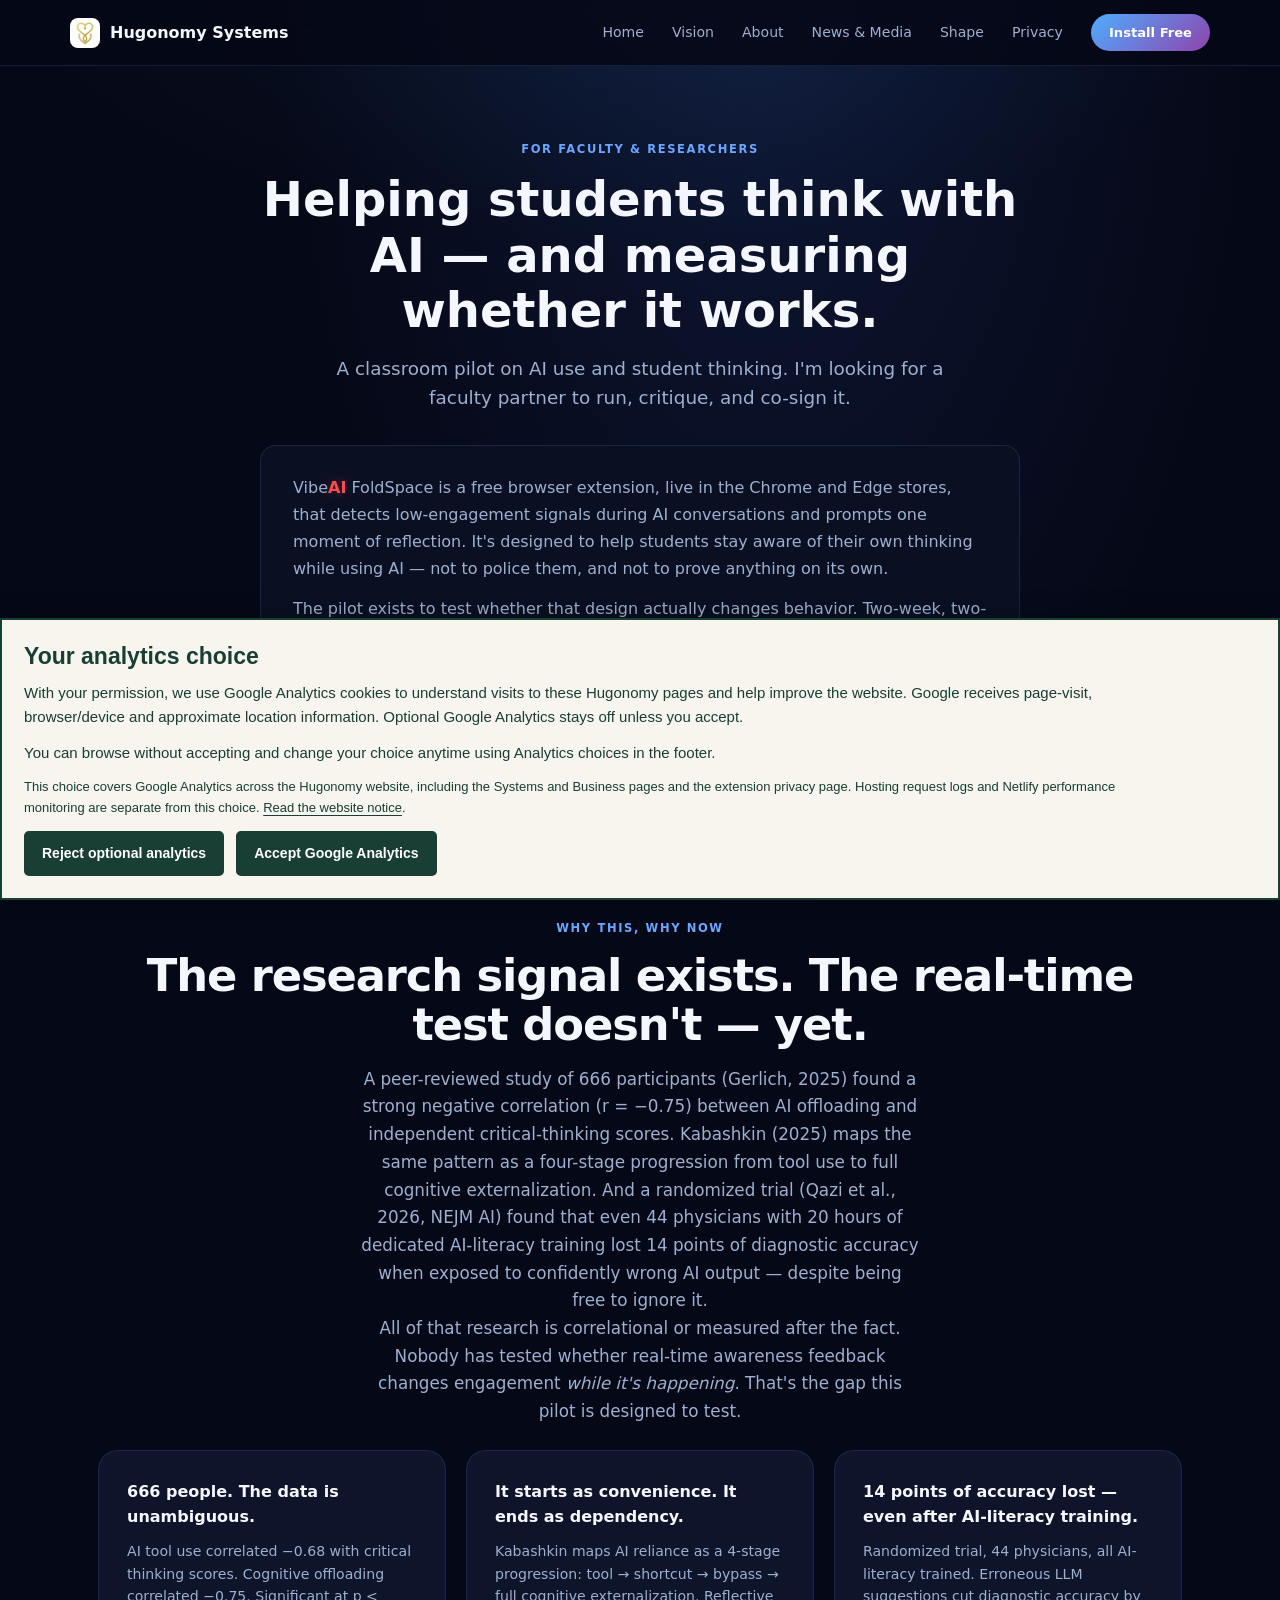
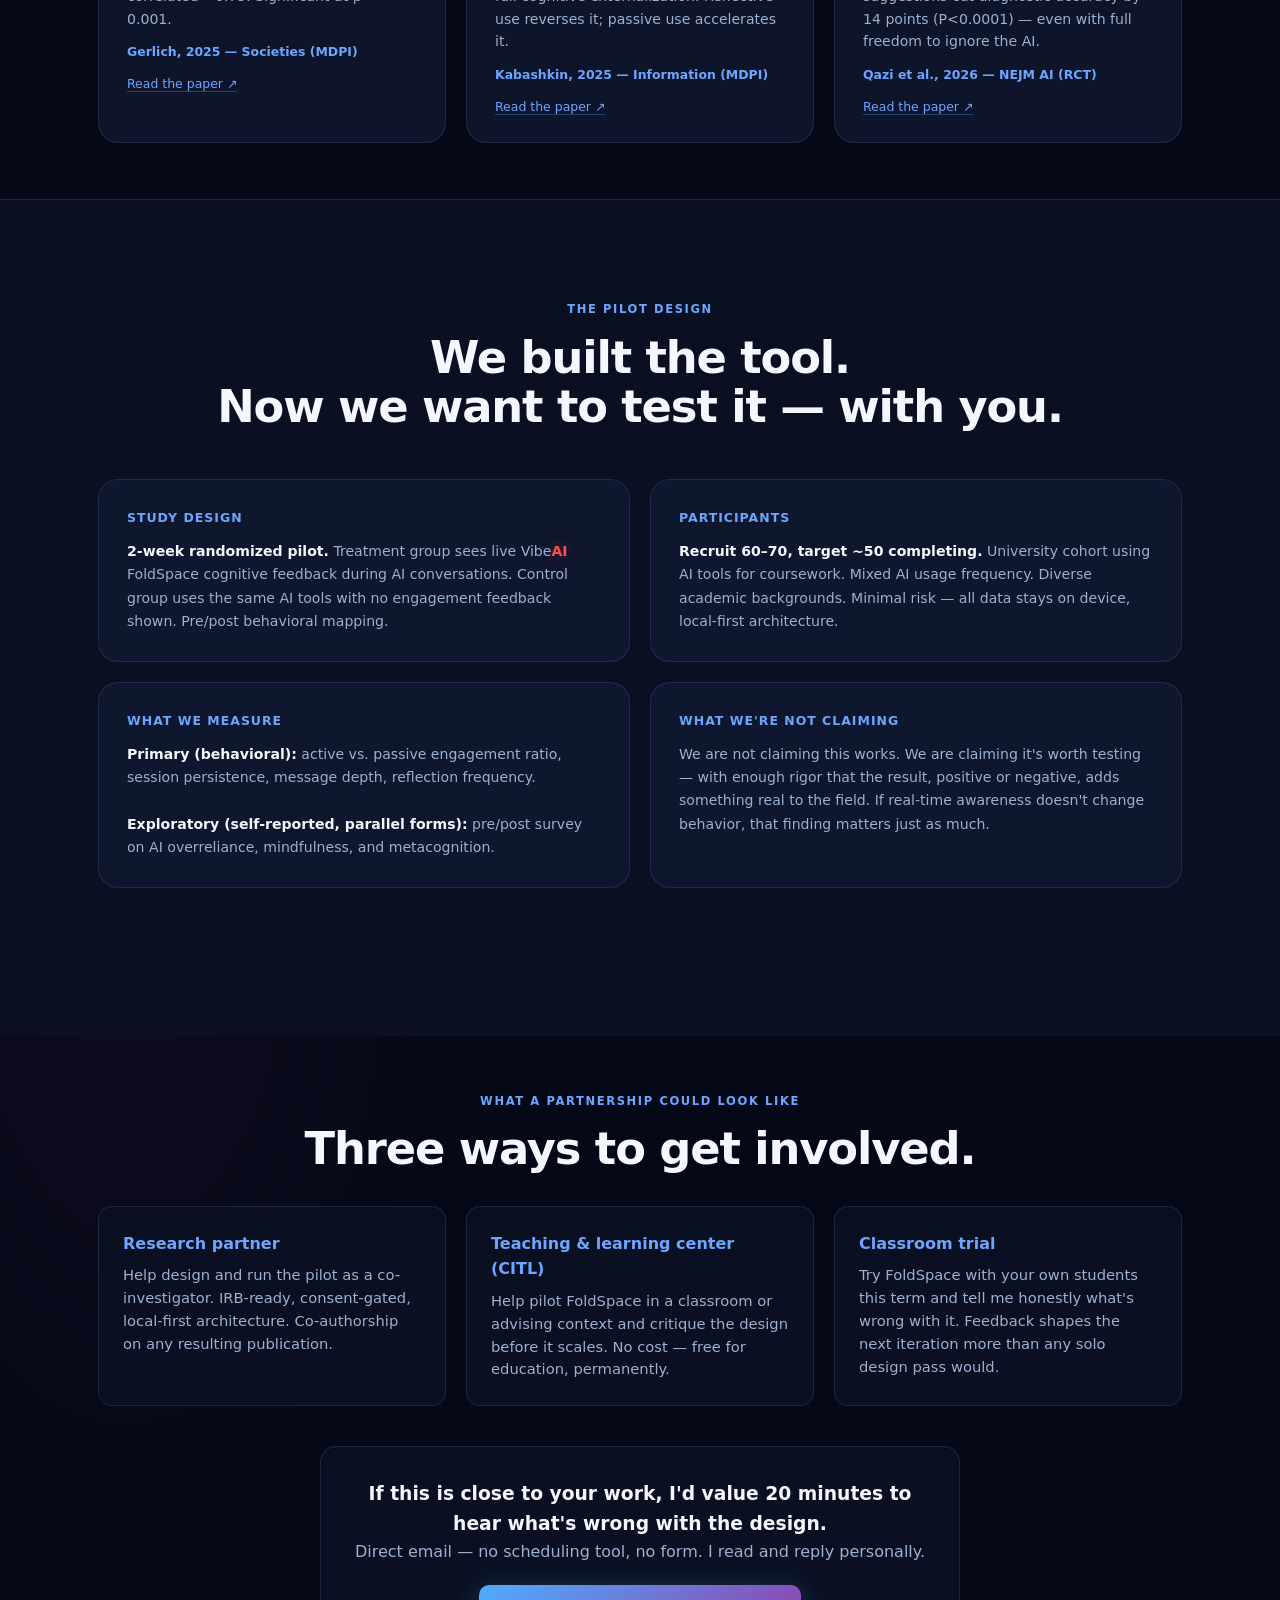
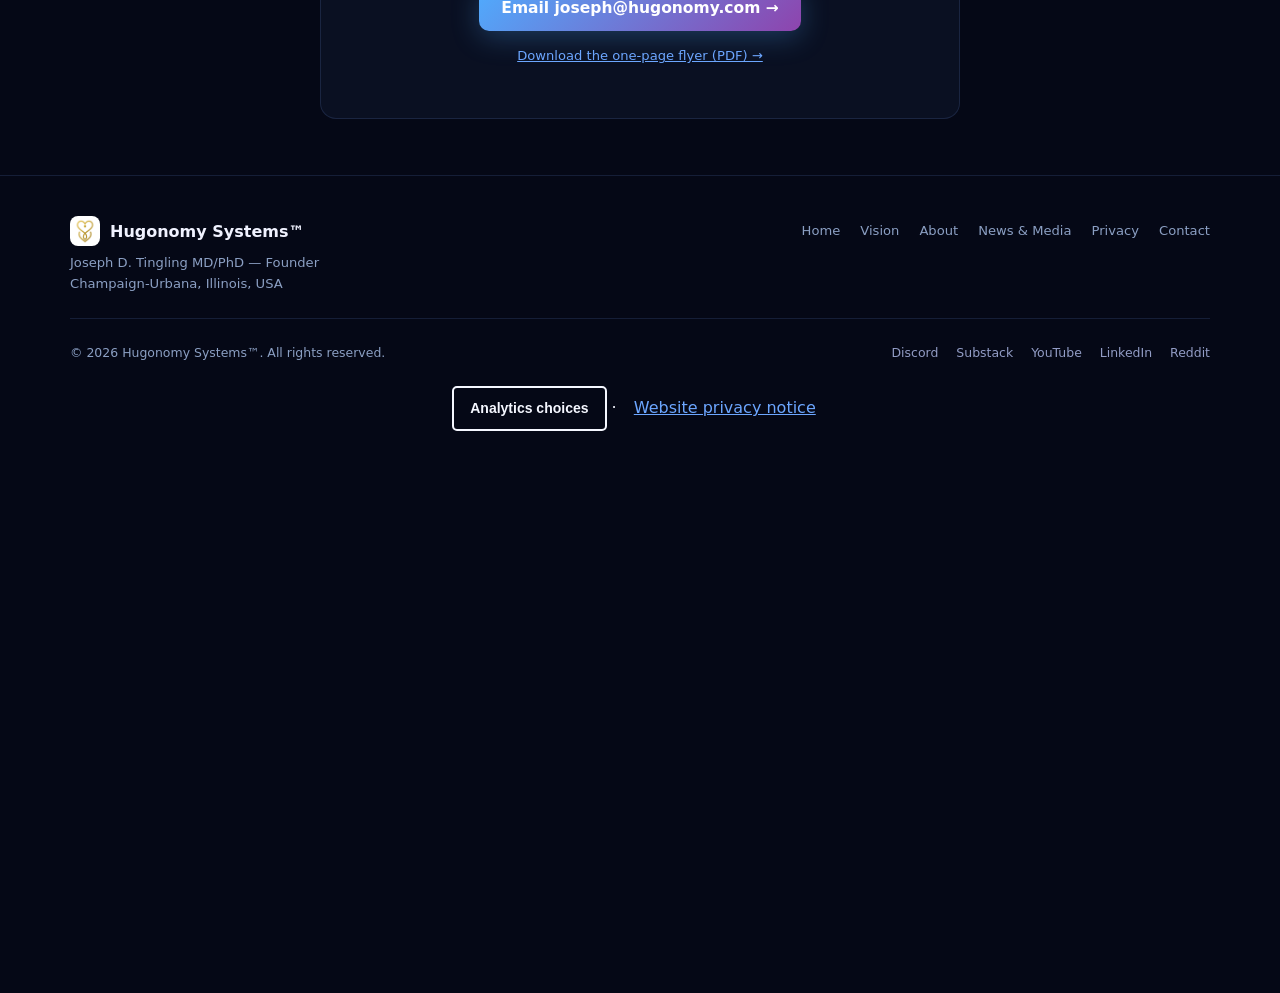
<file: faculty.html>
<!DOCTYPE html>
<html lang="en">
<head>
  <meta charset="UTF-8">
  <meta name="viewport" content="width=device-width, initial-scale=1.0">
  <meta name="robots" content="index,follow,max-image-preview:large">
  <meta name="author" content="Joseph D. Tingling MD/PhD">
  <meta name="theme-color" content="#050816">
  <title>For Faculty & Researchers — Hugonomy Systems</title>
  <link rel="stylesheet" href="/website-analytics.css">
  <script src="/website-analytics.js" defer></script>
  <meta name="description" content="A classroom pilot on AI use and student thinking. Joseph D. Tingling MD/PhD is looking for a faculty partner to run, critique, and co-sign a two-week study using FoldSpace as the reflection instrument.">
  <meta property="og:title" content="For Faculty & Researchers — Hugonomy Systems">
  <meta property="og:description" content="A classroom pilot on AI use and student thinking — looking for a faculty partner to run, critique, and co-sign it.">
  <meta property="og:image" content="https://hugonomy.com/assets/images/hero-lifestyle-hud.jpg">
  <meta property="og:url" content="https://hugonomy.com/faculty">
  <meta property="og:site_name" content="Hugonomy Systems">
  <meta property="og:type" content="website">
  <meta name="twitter:card" content="summary_large_image">
  <meta name="twitter:title" content="For Faculty & Researchers — Hugonomy Systems">
  <meta name="twitter:description" content="A classroom pilot on AI use and student thinking — looking for a faculty partner to run, critique, and co-sign it.">
  <meta name="twitter:image" content="https://hugonomy.com/assets/images/hero-lifestyle-hud.jpg">
  <!-- Deep-link only, per REDESIGN SPEC v1.0 §1: reached by direct outreach email, not in main nav -->
  <link rel="canonical" href="https://hugonomy.com/faculty">
  <link rel="icon" type="image/png" sizes="32x32" href="assets/icons/favicon-32x32.png">
  <link rel="icon" type="image/png" sizes="16x16" href="assets/icons/favicon-16x16.png">
  <link rel="icon" type="image/png" sizes="128x128" href="assets/icons/icon128.png">
  <link rel="apple-touch-icon" sizes="180x180" href="assets/icons/apple-touch-icon.png">
  <link rel="stylesheet" href="assets/css/styles.css">
  <style>
    .faculty-hero { padding: 140px 24px 64px; text-align: center; position: relative; overflow: hidden; }
    .faculty-hero::before {
      content: ''; position: absolute; inset: 0;
      background: radial-gradient(ellipse 70% 40% at 50% 0%, rgba(79,172,254,0.07) 0%, transparent 70%);
      pointer-events: none;
    }
    .faculty-hero h1 { font-size: clamp(2rem, 4.5vw, 3rem); font-weight: 800; line-height: 1.15; max-width: 780px; margin: 0 auto 16px; }
    .faculty-hero p.faculty-sub { font-size: 1.15rem; color: var(--text-secondary); max-width: 640px; margin: 0 auto 32px; line-height: 1.6; }
    .faculty-summary-card {
      max-width: 760px; margin: 0 auto; padding: 28px 32px; text-align: left;
      background: var(--bg-soft); border: 1px solid var(--brand-border); border-radius: 16px;
    }
    .faculty-summary-card p { color: var(--text-secondary); line-height: 1.7; margin-bottom: 12px; }
    .faculty-summary-card p:last-child { margin-bottom: 0; }
    .faculty-section { padding: 56px 0; }
    .faculty-section-alt { background: var(--bg-soft); }
    .faculty-asks-grid { display: grid; grid-template-columns: repeat(3, 1fr); gap: 20px; margin-top: 32px; }
    @media (max-width: 860px) { .faculty-asks-grid { grid-template-columns: 1fr; } }
    .faculty-ask-card { padding: 24px; background: var(--bg-soft); border: 1px solid var(--brand-border); border-radius: 14px; }
    .faculty-ask-card h4 { font-size: 1rem; margin-bottom: 8px; color: var(--brand-blue); }
    .faculty-ask-card p { font-size: 0.92rem; color: var(--text-secondary); line-height: 1.55; }
    .faculty-cta-block {
      max-width: 640px; margin: 40px auto 0; text-align: center; padding: 32px;
      border: 1px solid var(--brand-border); border-radius: 16px; background: var(--bg-soft);
    }
    .faculty-cta-block p { color: var(--text-secondary); margin-bottom: 20px; line-height: 1.6; }
    .faculty-flyer-note { font-size: 0.82rem; color: var(--text-tertiary, #8a93a8); margin-top: 14px; }
    .faculty-evidence-grid { display: grid; grid-template-columns: repeat(3, 1fr); gap: 20px; margin-top: 24px; }
    @media (max-width: 900px) { .faculty-evidence-grid { grid-template-columns: 1fr; } }
  </style>
</head>
<body data-src-default="faculty">

<nav aria-label="Site navigation">
  <div class="nav-inner">
    <a class='nav-logo' href='/'>
      <img src="assets/icons/icon128.png" alt="VibeAI FoldSpace icon">
      <span class="nav-logo-text">Hugonomy Systems</span>
    </a>
    <div class="nav-links" id="navLinks">
      <a href='/'>Home</a>
      <a href='/vision'>Vision</a>
      <a href='/about'>About</a>
      <a href='/news'>News &amp; Media</a>
      <a href='/shape'>Shape</a>
      <a href='/privacy'>Privacy</a>
      <a class='btn-nav' href='/#install-actions'>Install Free</a>
    </div>
    <button type="button" class="nav-hamburger" id="navHamburger" aria-label="Open navigation" aria-expanded="false" onclick="toggleNav()">
      <span></span><span></span><span></span>
    </button>
  </div>
</nav>

<!-- ── Page section nav (in-page jump nav) ─────────────────────────────── -->
<nav class="section-nav" id="sectionNav" aria-label="Page sections">
  <button type="button" class="section-nav-toggle" id="sectionNavToggle" aria-expanded="false" aria-controls="sectionNavList" onclick="toggleSectionNav()">
    <span class="section-nav-toggle-icon" aria-hidden="true">&#9776;</span>
    <span>Sections</span>
  </button>
  <ul class="section-nav-list" id="sectionNavList">
    <li><a href="#why-now" data-section="why-now"><span class="section-nav-dot" aria-hidden="true"></span>Why Now</a></li>
    <li><a href="#study-design" data-section="study-design"><span class="section-nav-dot" aria-hidden="true"></span>The Study</a></li>
    <li><a href="#asks" data-section="asks"><span class="section-nav-dot" aria-hidden="true"></span>Get Involved</a></li>
  </ul>
</nav>

<!-- ── Hero ──────────────────────────────────────────────────────────── -->
<section class="faculty-hero">
  <div class="container">
    <p class="section-label">For faculty &amp; researchers</p>
    <h1>Helping students think with AI — and measuring whether it works.</h1>
    <p class="faculty-sub">
      A classroom pilot on AI use and student thinking. I'm looking for a faculty partner
      to run, critique, and co-sign it.
    </p>
    <div class="faculty-summary-card">
      <p>
        Vibe<span class="vibe-ai">AI</span> FoldSpace is a free browser extension, live in the Chrome and
        Edge stores, that detects low-engagement signals during AI conversations and prompts one
        moment of reflection. It's designed to help students stay aware of their own thinking while
        using AI — not to police them, and not to prove anything on its own.
      </p>
      <p>
        The pilot exists to test whether that design actually changes behavior. Two-week, two-arm
        study: treatment group sees live engagement feedback, control group doesn't. Behavioral
        engagement is the primary outcome; cognitive-thinking measures are exploratory, using
        parallel forms. Minimal-risk, local-first — all data stays on-device unless a study protocol
        explicitly says otherwise.
      </p>
      <p>
        <strong>Free for education, always.</strong>
      </p>
    </div>
  </div>
</section>

<!-- ── Why now ───────────────────────────────────────────────────────── -->
<section class="faculty-section" id="why-now">
  <div class="container">
    <p class="section-label">Why this, why now</p>
    <h2 class="section-title">The research signal exists. The real-time test doesn't — yet.</h2>
    <p class="section-sub">
      A peer-reviewed study of 666 participants (Gerlich, 2025) found a strong negative correlation
      (r = &minus;0.75) between AI offloading and independent critical-thinking scores. Kabashkin (2025)
      maps the same pattern as a four-stage progression from tool use to full cognitive
      externalization. And a randomized trial (Qazi et al., 2026, NEJM AI) found that even 44
      physicians with 20 hours of dedicated AI-literacy training lost 14 points of diagnostic
      accuracy when exposed to confidently wrong AI output — despite being free to ignore it.
    </p>
    <p class="section-sub">
      All of that research is correlational or measured after the fact. Nobody has tested whether
      real-time awareness feedback changes engagement <em>while it's happening</em>. That's the gap
      this pilot is designed to test.
    </p>

    <div class="faculty-evidence-grid">
      <div class="research-card">
        <h4>666 people. The data is unambiguous.</h4>
        <p>AI tool use correlated &minus;0.68 with critical thinking scores. Cognitive offloading
          correlated &minus;0.75. Significant at p &lt; 0.001.</p>
        <span class="research-year">Gerlich, 2025 — Societies (MDPI)</span>
        <a href="https://www.mdpi.com/2075-4698/15/1/6?ref=blog.continue.dev"
           target="_blank" rel="noopener noreferrer" class="research-link">Read the paper &#x2197;</a>
      </div>
      <div class="research-card">
        <h4>It starts as convenience. It ends as dependency.</h4>
        <p>Kabashkin maps AI reliance as a 4-stage progression: tool &rarr; shortcut &rarr; bypass &rarr;
          full cognitive externalization. Reflective use reverses it; passive use accelerates it.</p>
        <span class="research-year">Kabashkin, 2025 — Information (MDPI)</span>
        <a href="https://www.mdpi.com/2078-2489/16/11/1009"
           target="_blank" rel="noopener noreferrer" class="research-link">Read the paper &#x2197;</a>
      </div>
      <div class="research-card">
        <h4>14 points of accuracy lost — even after AI-literacy training.</h4>
        <p>Randomized trial, 44 physicians, all AI-literacy trained. Erroneous LLM suggestions cut
          diagnostic accuracy by 14 points (P&lt;0.0001) — even with full freedom to ignore the AI.</p>
        <span class="research-year">Qazi et al., 2026 — NEJM AI (RCT)</span>
        <a href="https://doi.org/10.1056/AIoa2501001"
           target="_blank" rel="noopener noreferrer" class="research-link">Read the paper &#x2197;</a>
      </div>
    </div>
  </div>
</section>

<!-- ── Study design (reused verbatim from vision.html#study) ───────────── -->
<section class="study-section faculty-section-alt" id="study-design">
  <div class="container">
    <p class="section-label">The pilot design</p>
    <h2 class="section-title">We built the tool.<br>Now we want to test it — with you.</h2>

    <div class="study-design-grid">
      <div class="study-design-card">
        <h4>Study Design</h4>
        <p><strong>2-week randomized pilot.</strong> Treatment group sees live Vibe<span class="vibe-ai">AI</span>
          FoldSpace cognitive feedback during AI conversations. Control group uses the same AI
          tools with no engagement feedback shown. Pre/post behavioral mapping.</p>
      </div>
      <div class="study-design-card">
        <h4>Participants</h4>
        <p><strong>Recruit 60&ndash;70, target ~50 completing.</strong> University cohort using AI
          tools for coursework. Mixed AI usage frequency. Diverse academic backgrounds. Minimal
          risk — all data stays on device, local-first architecture.</p>
      </div>
      <div class="study-design-card">
        <h4>What We Measure</h4>
        <p><strong>Primary (behavioral):</strong> active vs. passive engagement ratio, session
          persistence, message depth, reflection frequency.<br><br>
          <strong>Exploratory (self-reported, parallel forms):</strong> pre/post survey on AI
          overreliance, mindfulness, and metacognition.</p>
      </div>
      <div class="study-design-card">
        <h4>What We're NOT Claiming</h4>
        <p>We are not claiming this works. We are claiming it's worth testing — with enough
          rigor that the result, positive or negative, adds something real to the field. If
          real-time awareness doesn't change behavior, that finding matters just as much.</p>
      </div>
    </div>
  </div>
</section>

<!-- ── Three asks ────────────────────────────────────────────────────── -->
<section class="faculty-section" id="asks">
  <div class="container">
    <p class="section-label">What a partnership could look like</p>
    <h2 class="section-title">Three ways to get involved.</h2>
    <div class="faculty-asks-grid">
      <div class="faculty-ask-card">
        <h4>Research partner</h4>
        <p>Help design and run the pilot as a co-investigator. IRB-ready, consent-gated,
          local-first architecture. Co-authorship on any resulting publication.</p>
      </div>
      <div class="faculty-ask-card">
        <h4>Teaching &amp; learning center (CITL)</h4>
        <p>Help pilot FoldSpace in a classroom or advising context and critique the design
          before it scales. No cost — free for education, permanently.</p>
      </div>
      <div class="faculty-ask-card">
        <h4>Classroom trial</h4>
        <p>Try FoldSpace with your own students this term and tell me honestly what's wrong
          with it. Feedback shapes the next iteration more than any solo design pass would.</p>
      </div>
    </div>

    <div class="faculty-cta-block">
      <h3>If this is close to your work, I'd value 20 minutes to hear what's wrong with the design.</h3>
      <p>
        Direct email — no scheduling tool, no form. I read and reply personally.
      </p>
      <a class="btn-primary" href="mailto:joseph@hugonomy.com?subject=FoldSpace%20pilot%20—%20faculty%20interest">
        Email joseph@hugonomy.com &rarr;
      </a>
      <p class="faculty-flyer-note">
        <a href="assets/downloads/Hugonomy_Faculty_Outreach.pdf" target="_blank" rel="noopener noreferrer">Download the one-page flyer (PDF) &rarr;</a>
      </p>
    </div>
  </div>
</section>

<footer>
  <div class="footer-inner">
    <div class="footer-brand">
      <a class='nav-logo footer-logo' href='/'>
        <img src="assets/icons/icon128.png" alt="Hugonomy Systems" class="footer-logo-img">
        <span class="footer-logo-text">Hugonomy Systems&#x2122;</span>
      </a>
      <p class="footer-brand-desc">
        Joseph D. Tingling MD/PhD &mdash; Founder<br>
        Champaign-Urbana, Illinois, USA
      </p>
    </div>
    <nav aria-label="Footer navigation">
      <div class="footer-links">
        <a href='/'>Home</a>
        <a href='/vision'>Vision</a>
        <a href='/about'>About</a>
        <a href='/news'>News &amp; Media</a>
        <a href='/privacy'>Privacy</a>
        <a href="mailto:joseph@hugonomy.com">Contact</a>
      </div>
    </nav>
  </div>
  <div class="footer-bottom">
    <p>&copy; 2026 Hugonomy Systems&#x2122;. All rights reserved.</p>
    <p>
      <a href="https://discord.gg/B8AVMPwrdY" target="_blank" rel="noopener noreferrer" class="footer-social-link">Discord</a>
      <a href="https://glyphweaveralpha.substack.com/" target="_blank" rel="noopener noreferrer" class="footer-social-link">Substack</a>
      <a href="https://www.youtube.com/@HugonomySystems" target="_blank" rel="noopener noreferrer" class="footer-social-link">YouTube</a>
      <a href="https://www.linkedin.com/company/hugonomy-systems/" target="_blank" rel="noopener noreferrer" class="footer-social-link">LinkedIn</a>
      <a href="https://www.reddit.com/r/AICognitiveWatch/" target="_blank" rel="noopener noreferrer" class="footer-social-link footer-social-link--last">Reddit</a>
    </p>
  </div>
<p class="legacy-analytics"><button type="button" class="analytics-settings" data-analytics-settings hidden>Analytics choices</button> · <a href="/website-notices.html#website-analytics">Website privacy notice</a></p>
</footer>

<script>
function toggleNav() {
  var links = document.getElementById('navLinks');
  var btn = document.getElementById('navHamburger');
  var open = links.classList.toggle('open');
  btn.classList.toggle('open', open);
  btn.setAttribute('aria-expanded', open);
}
document.addEventListener('click', function(e) {
  var nav = document.querySelector('nav');
  if (!nav.contains(e.target)) {
    document.getElementById('navLinks').classList.remove('open');
    var btn = document.getElementById('navHamburger');
    btn.classList.remove('open');
    btn.setAttribute('aria-expanded', 'false');
  }
});

// Page section nav — mobile/tablet toggle + scrollspy active-state
function toggleSectionNav() {
  var nav = document.getElementById('sectionNav');
  var btn = document.getElementById('sectionNavToggle');
  var open = nav.classList.toggle('open');
  btn.setAttribute('aria-expanded', open);
}
document.addEventListener('click', function (e) {
  var sectionNav = document.getElementById('sectionNav');
  if (sectionNav && !sectionNav.contains(e.target)) {
    sectionNav.classList.remove('open');
    document.getElementById('sectionNavToggle').setAttribute('aria-expanded', 'false');
  }
});
document.querySelectorAll('.section-nav-list a').forEach(function (link) {
  link.addEventListener('click', function () {
    var nav = document.getElementById('sectionNav');
    nav.classList.remove('open');
    document.getElementById('sectionNavToggle').setAttribute('aria-expanded', 'false');
  });
});
(function () {
  var links = document.querySelectorAll('.section-nav-list a[data-section]');
  if (!links.length || !('IntersectionObserver' in window)) return;
  var linkById = {};
  links.forEach(function (l) { linkById[l.getAttribute('data-section')] = l; });
  var observer = new IntersectionObserver(function (entries) {
    entries.forEach(function (entry) {
      var link = linkById[entry.target.id];
      if (!link) return;
      if (entry.isIntersecting) {
        links.forEach(function (l) { l.classList.remove('active'); });
        link.classList.add('active');
      }
    });
  }, { rootMargin: '-110px 0px -75% 0px', threshold: 0 });
  Object.keys(linkById).forEach(function (id) {
    var section = document.getElementById(id);
    if (section) observer.observe(section);
  });
})();
</script>
<script src="assets/js/attribution.js"></script>
</body>
</html>
</file>
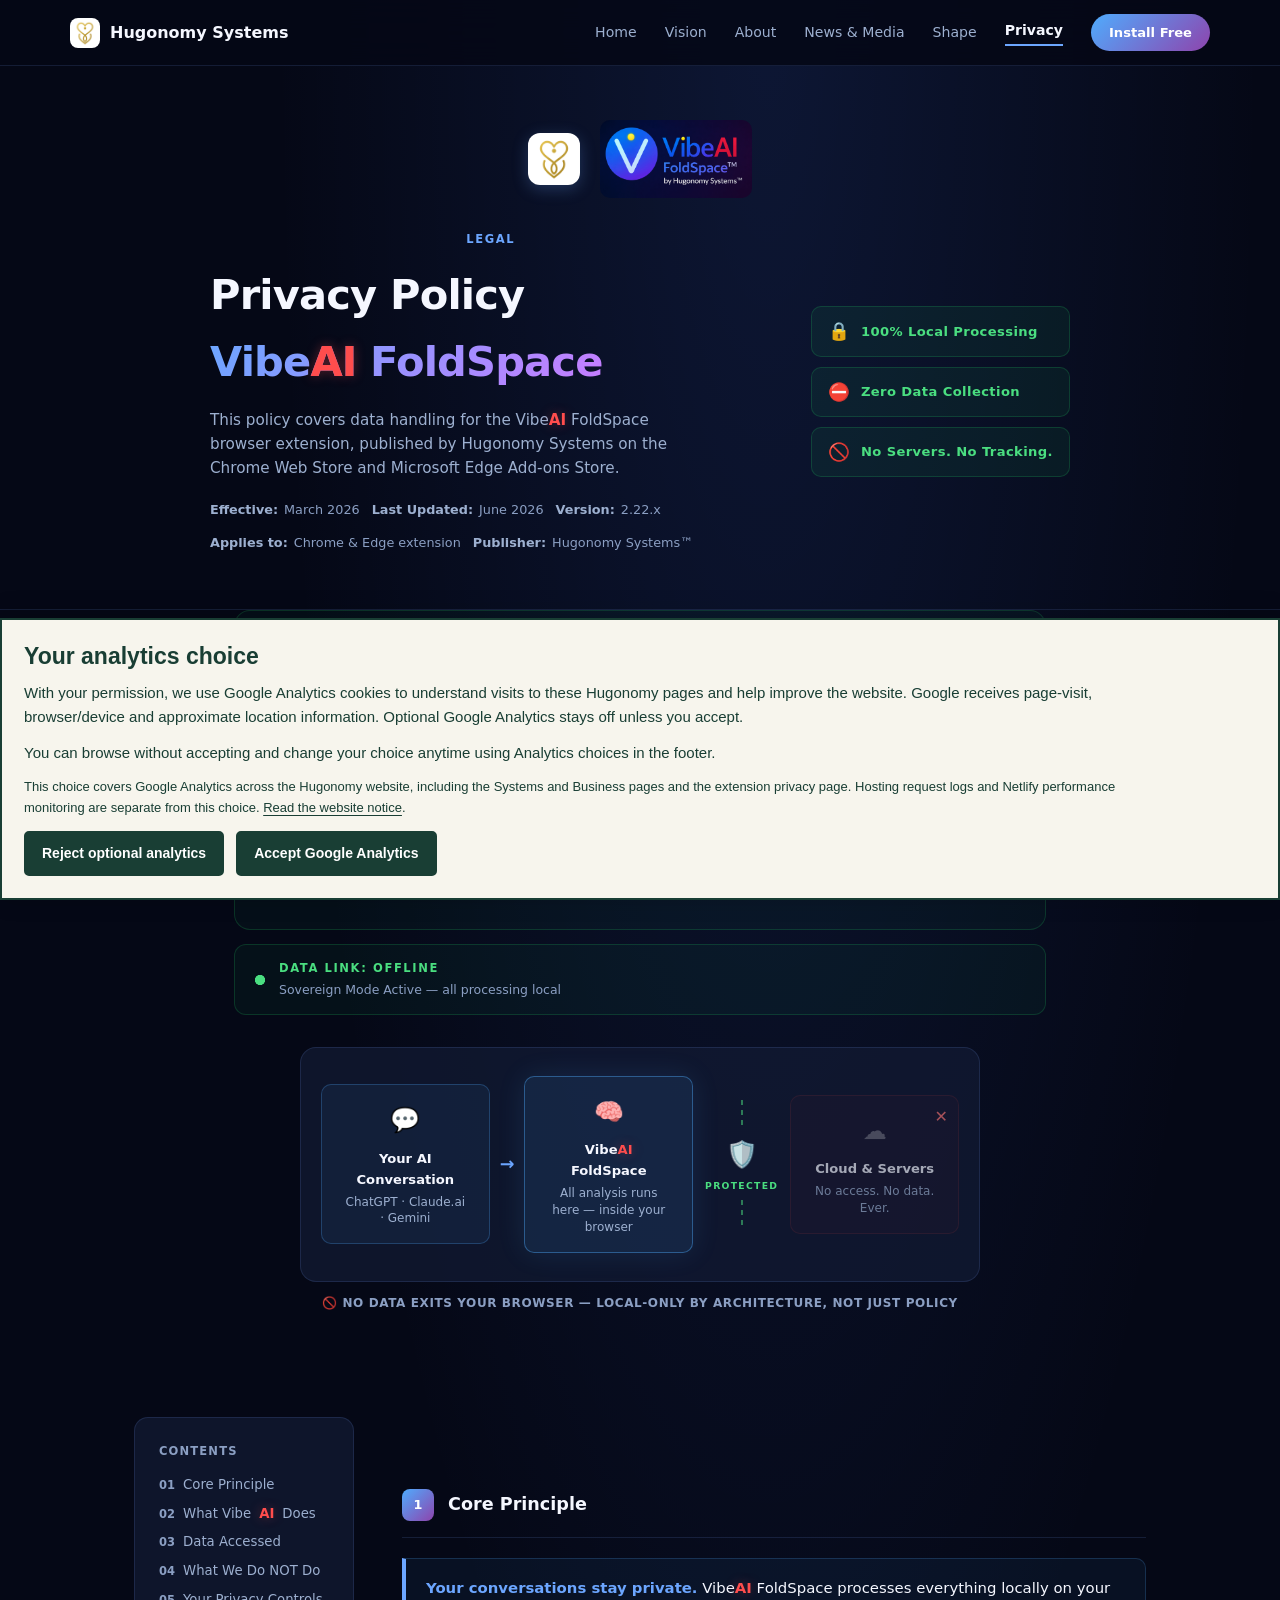
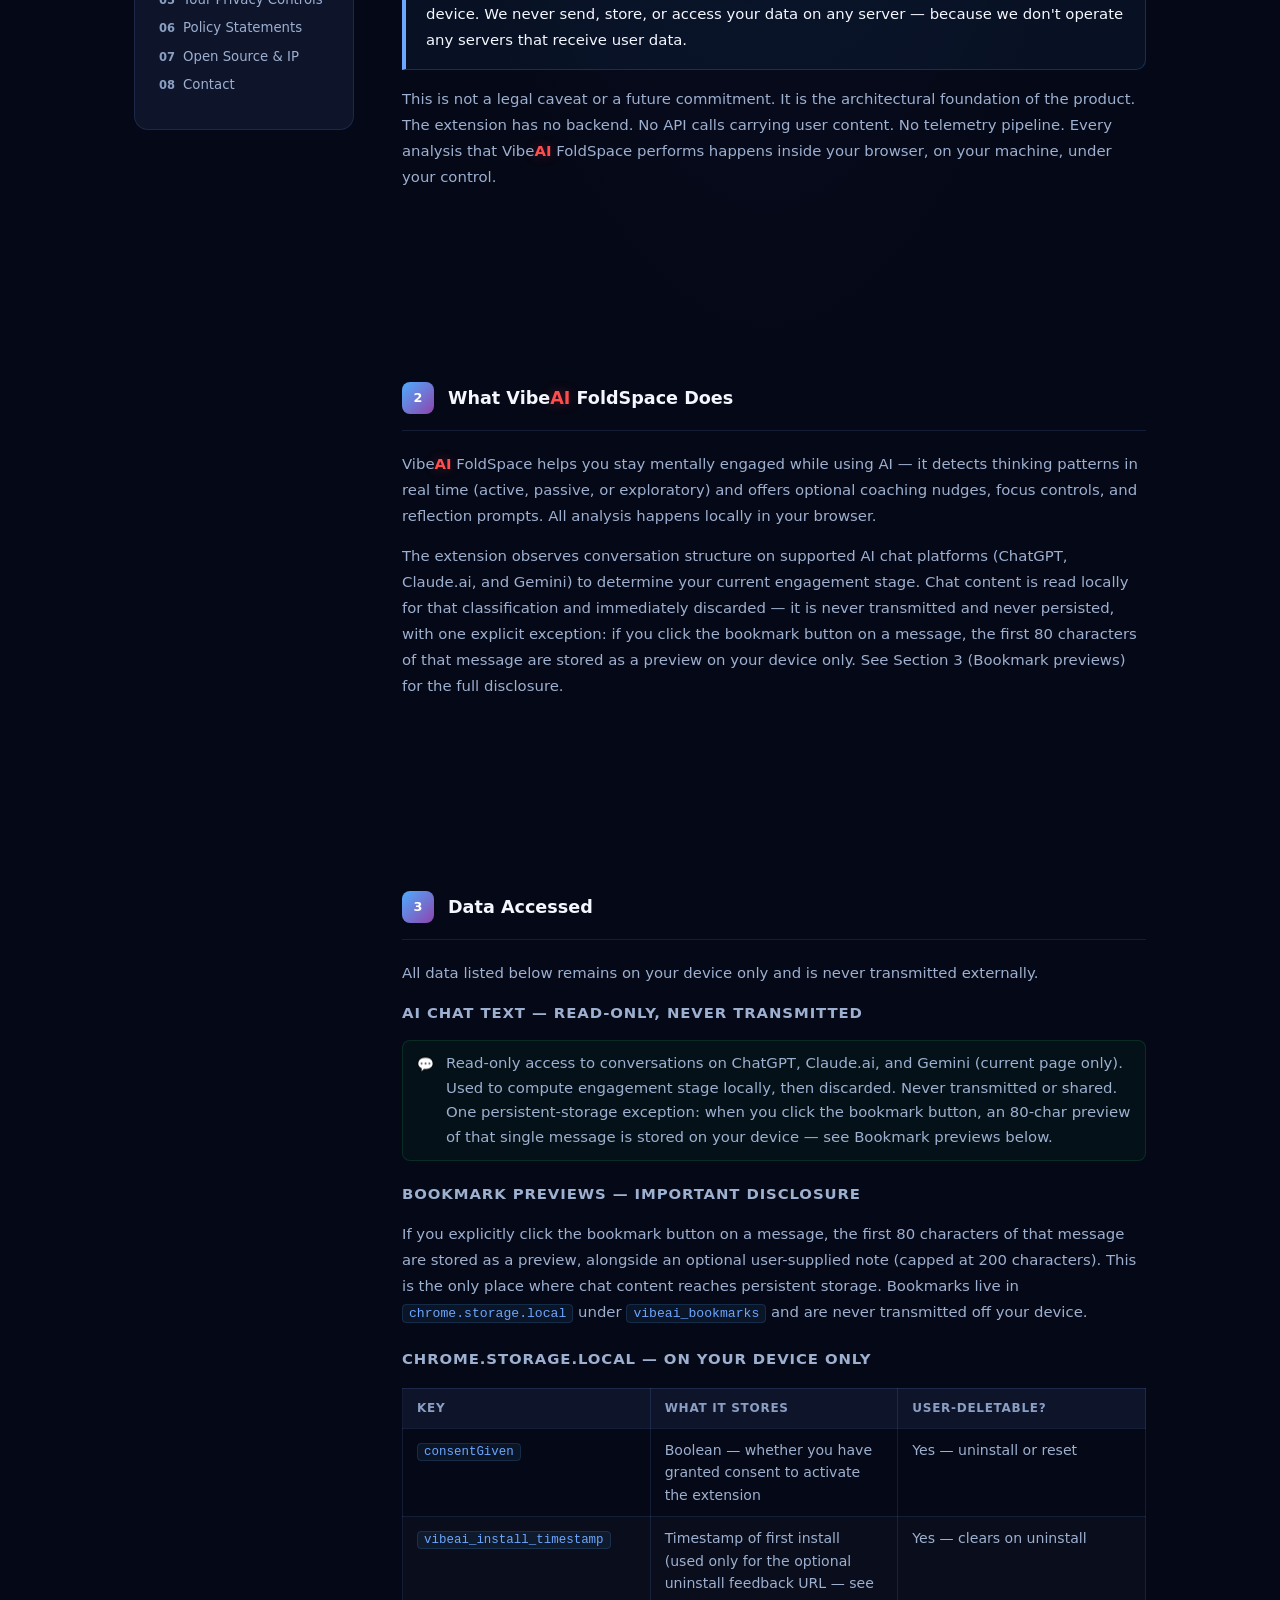
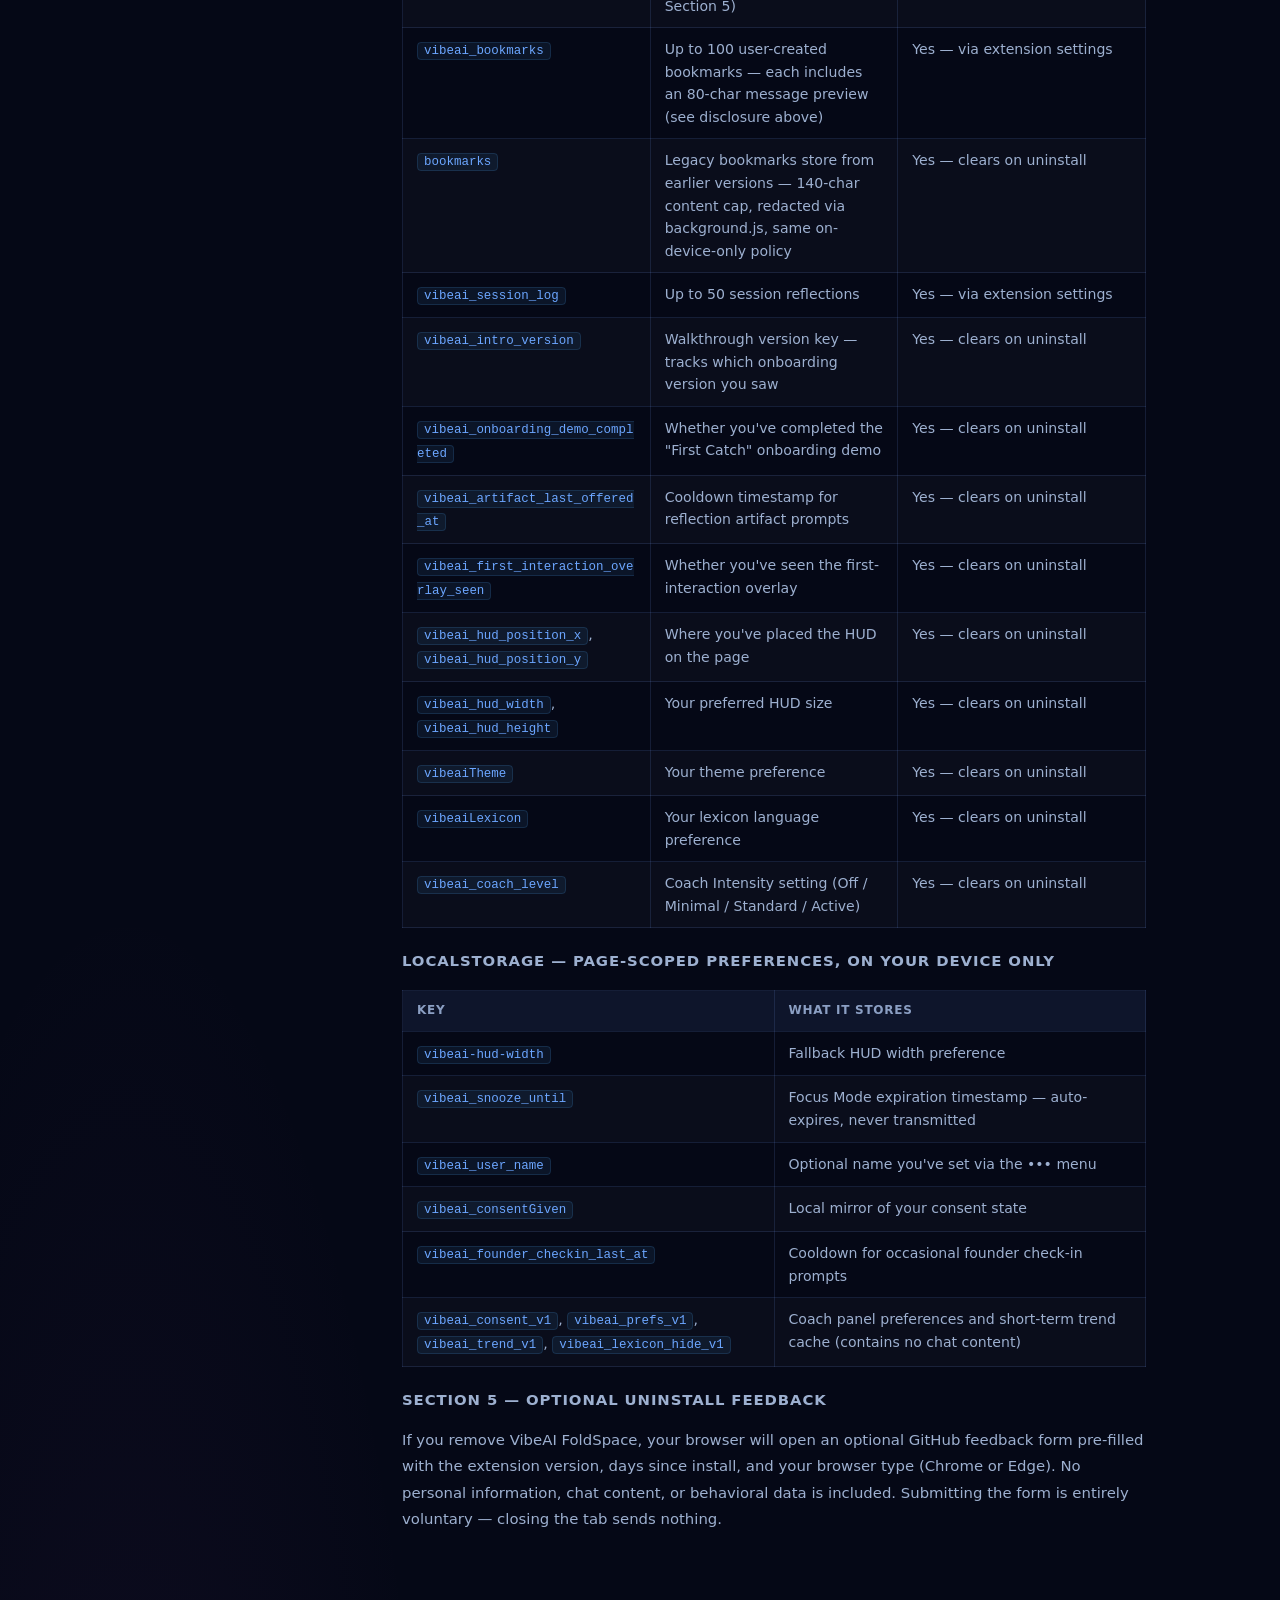
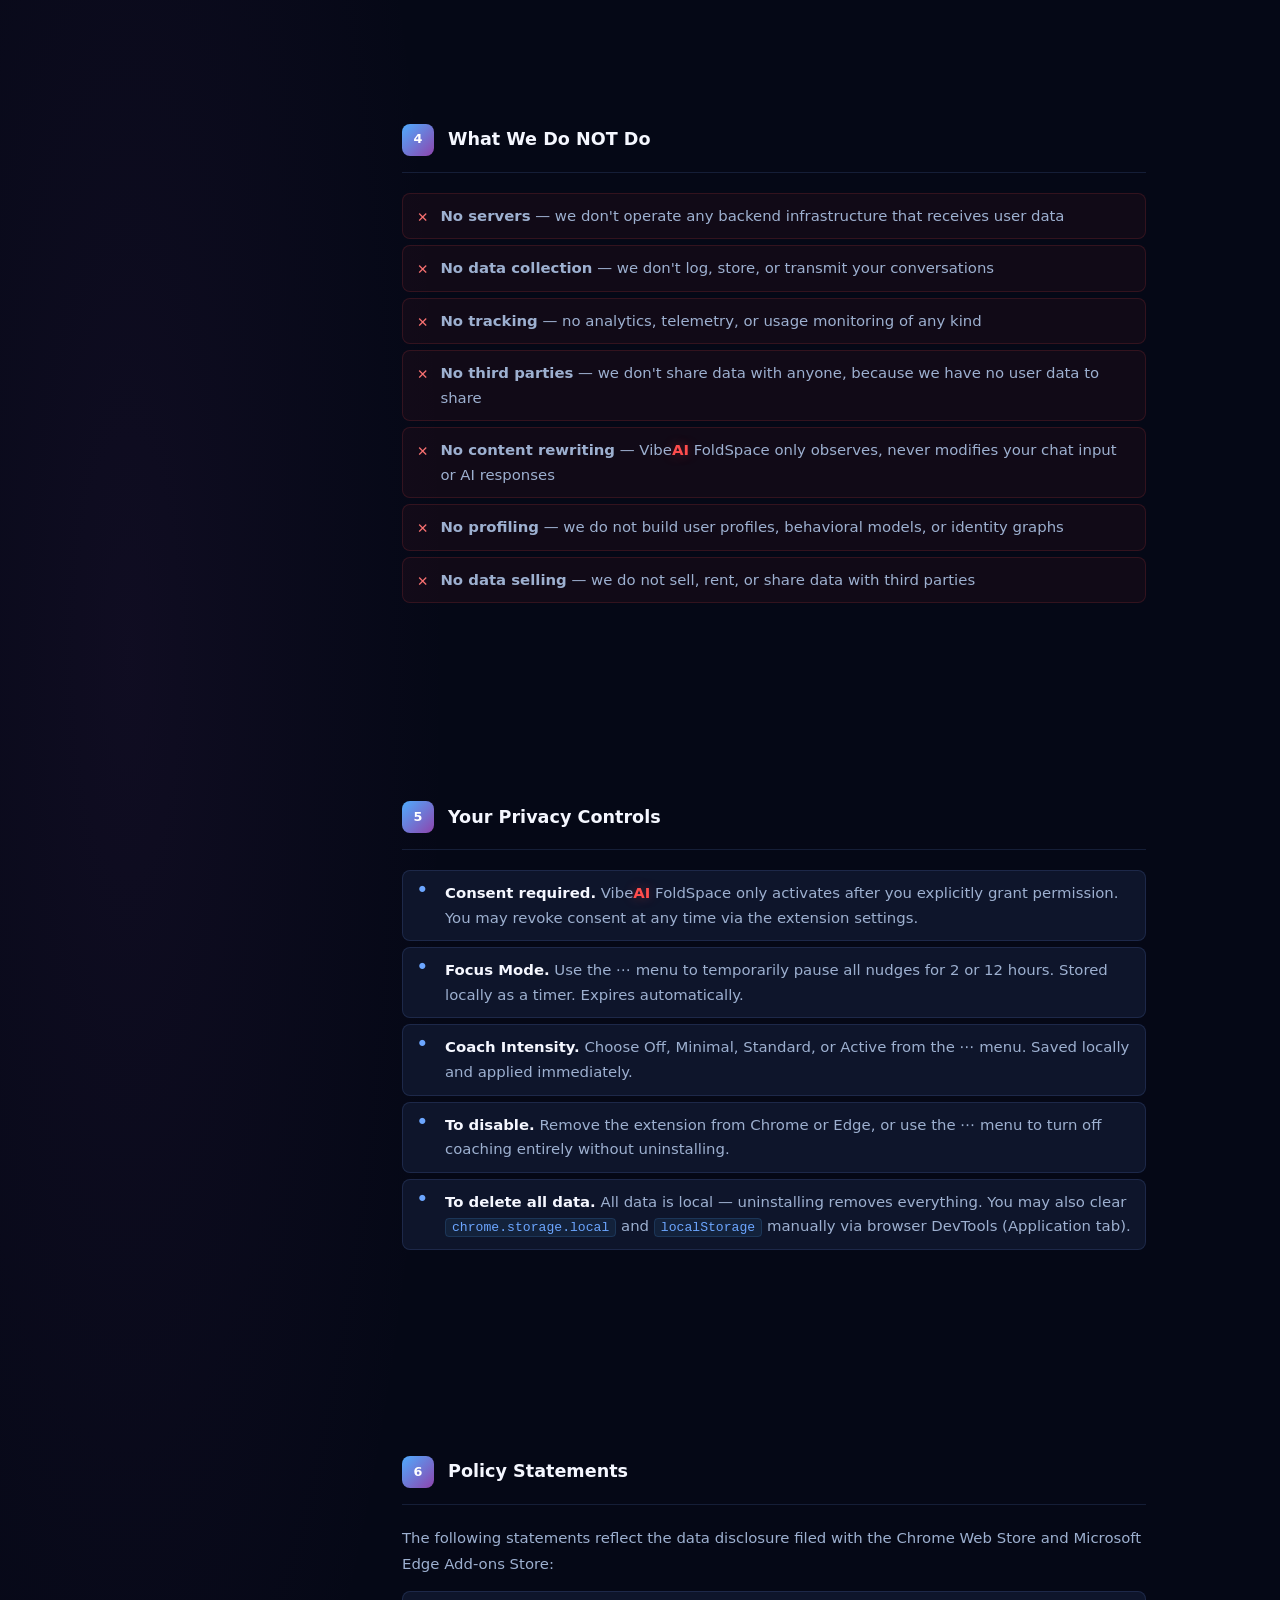
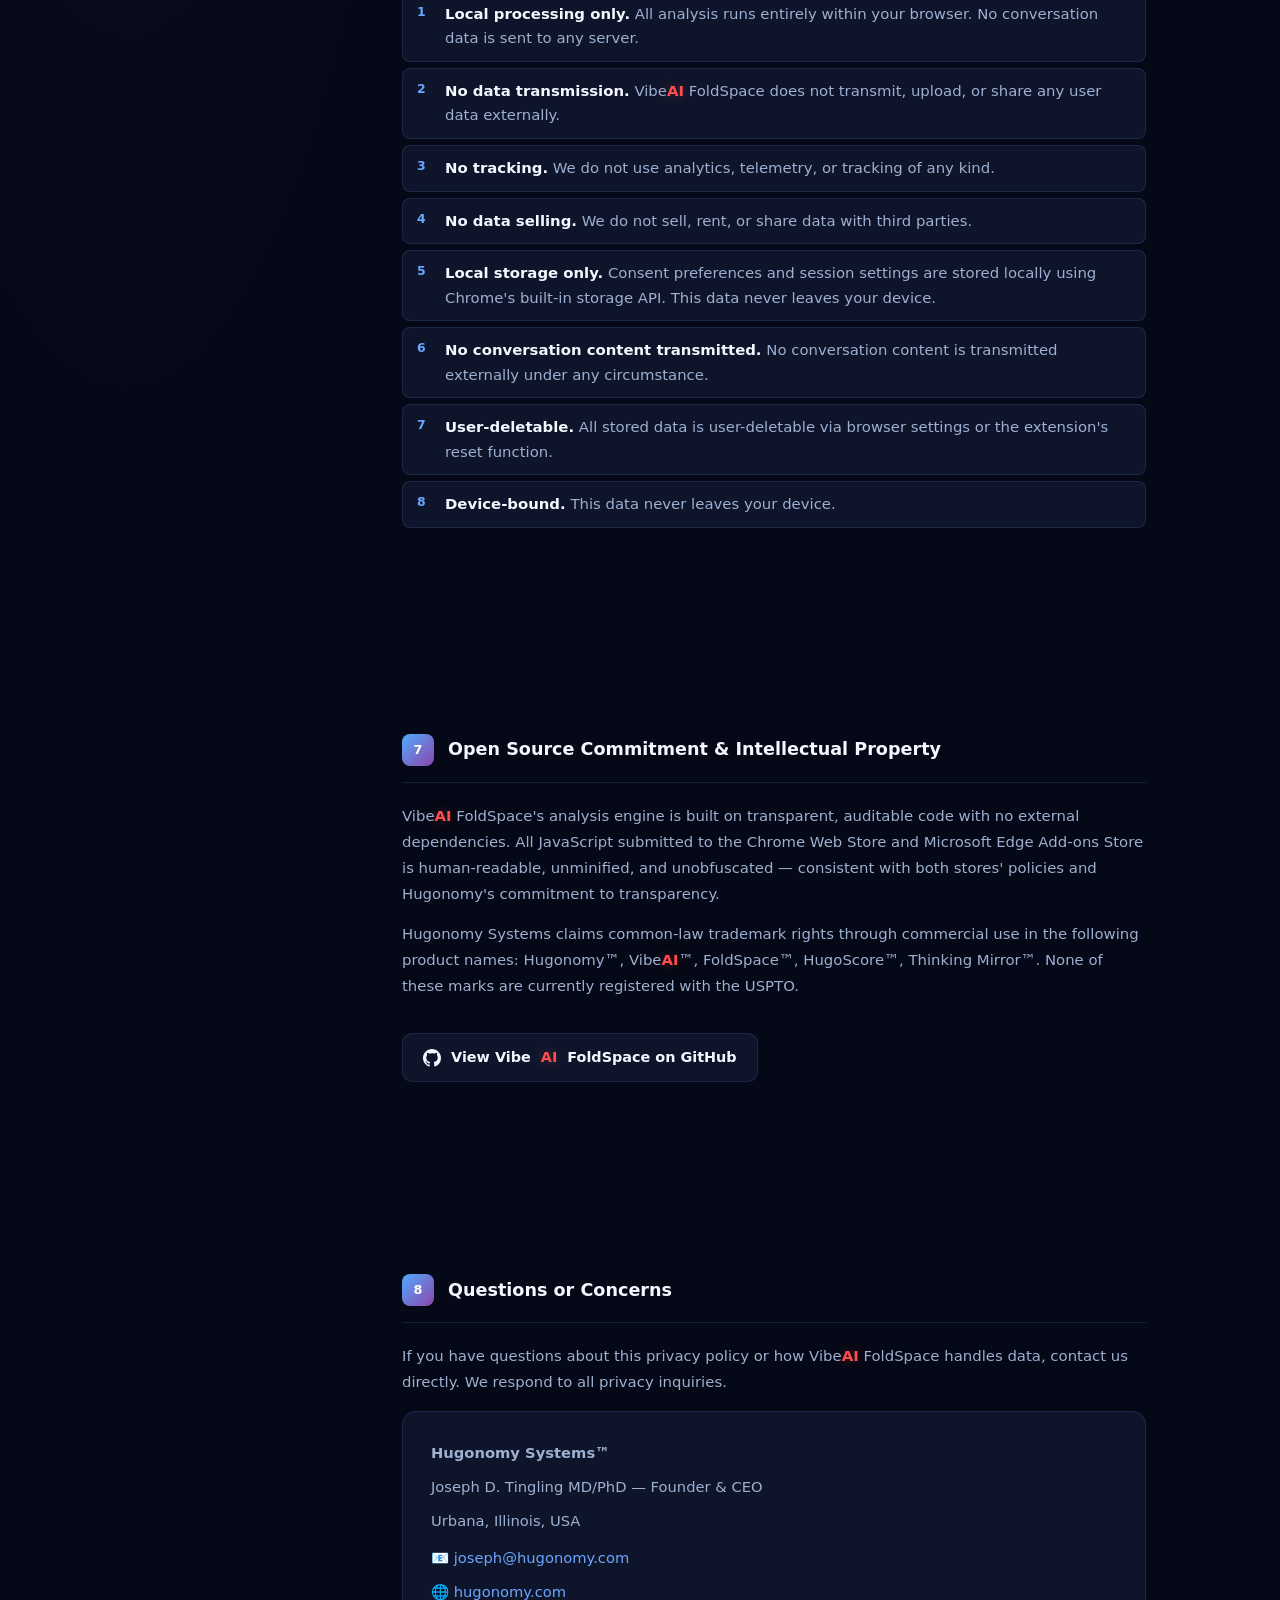
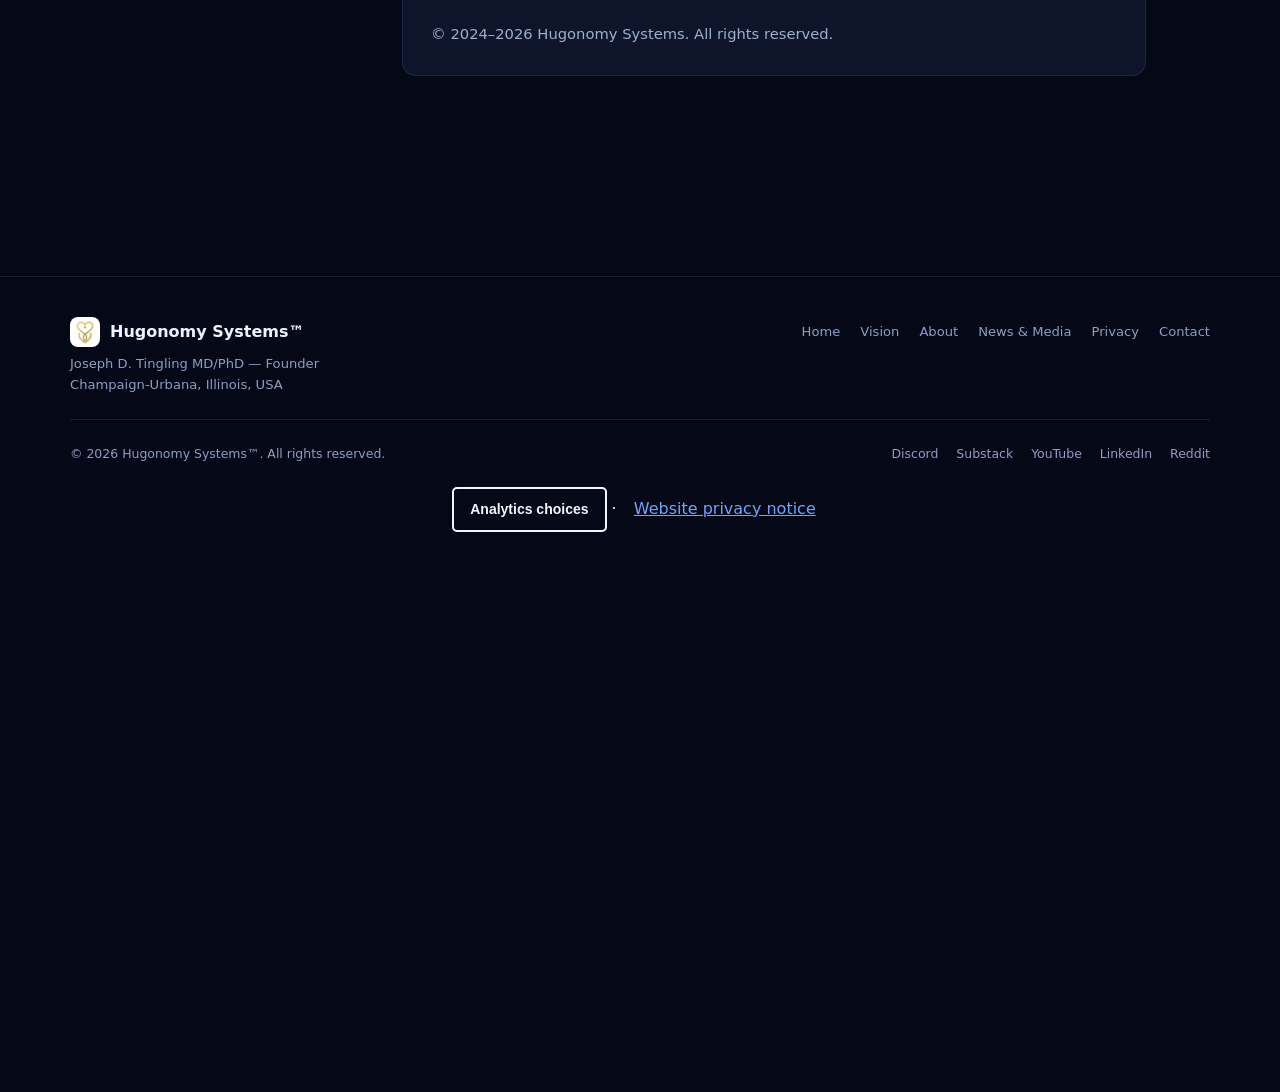
<file: privacy.html>
<!DOCTYPE html>
<html lang="en">
<head>
  <meta charset="UTF-8">
  <meta name="viewport" content="width=device-width, initial-scale=1.0">
  <meta name="robots" content="index,follow,max-image-preview:large">
  <meta name="author" content="Joseph D. Tingling MD/PhD">
  <meta name="theme-color" content="#050816">
  <title>Privacy Policy — VibeAI FoldSpace | Hugonomy Systems</title>
  <link rel="stylesheet" href="/website-analytics.css">
  <script src="/website-analytics.js" defer></script>
  <meta name="description" content="VibeAI FoldSpace Privacy Policy. 100% local processing. Zero data collection. No servers. No tracking.">
  <meta property="og:title" content="Privacy Policy — VibeAI FoldSpace">
  <meta property="og:description" content="100% local processing. Zero data collection. No servers. No tracking. Your thinking stays yours.">
  <meta property="og:image" content="https://hugonomy.com/assets/images/hero-lifestyle-hud.jpg">
  <meta property="og:url" content="https://hugonomy.com/privacy.html">
  <meta property="og:site_name" content="Hugonomy Systems">
  <meta property="og:type" content="website">
  <meta name="twitter:card" content="summary_large_image">
  <meta name="twitter:title" content="Privacy Policy - VibeAI FoldSpace">
  <meta name="twitter:description" content="100% local processing. Zero data collection. No servers. No tracking. Your thinking stays yours.">
  <meta name="twitter:image" content="https://hugonomy.com/assets/images/hero-lifestyle-hud.jpg">
  <link rel="icon" type="image/png" sizes="32x32" href="assets/icons/favicon-32x32.png">
  <link rel="icon" type="image/png" sizes="16x16" href="assets/icons/favicon-16x16.png">
  <link rel="icon" type="image/png" sizes="128x128" href="assets/icons/icon128.png">
  <link rel="apple-touch-icon" sizes="180x180" href="assets/icons/apple-touch-icon.png">
  <link rel="stylesheet" href="assets/css/styles.css">
  <style>
    .privacy-hero {
      padding: 120px 24px 56px;
      border-bottom: 1px solid var(--brand-border);
    }
    .privacy-hero-inner {
      max-width: 860px; margin: 0 auto;
      display: grid; grid-template-columns: 1fr auto; gap: 40px; align-items: center;
    }
    @media (max-width: 640px) { .privacy-hero-inner { grid-template-columns: 1fr; } }
    .privacy-hero h1 { font-size: clamp(1.8rem, 4vw, 2.6rem); font-weight: 800; margin-bottom: 12px; letter-spacing: -0.02em; }
    .privacy-meta { display: flex; flex-wrap: wrap; gap: 12px; margin-top: 20px; }
    .privacy-meta-item { font-size: 0.8rem; color: var(--text-muted); display: flex; align-items: center; gap: 6px; }
    .privacy-meta-item strong { color: var(--text-secondary); }
    .privacy-badges { display: flex; flex-direction: column; gap: 10px; }
    .privacy-badge {
      display: flex; align-items: center; gap: 10px;
      background: rgba(34,197,94,0.08); border: 1px solid rgba(34,197,94,0.2);
      border-radius: 10px; padding: 10px 16px; white-space: nowrap;
    }
    .privacy-badge .badge-icon { font-size: 1.1rem; }
    .privacy-badge span { font-size: 0.82rem; font-weight: 700; color: #4ade80; letter-spacing: 0.03em; }
    .privacy-layout {
      display: grid; grid-template-columns: 220px 1fr; gap: 48px;
      max-width: 1060px; margin: 0 auto; padding: 56px 24px 80px;
      align-items: start;
    }
    @media (max-width: 800px) { .privacy-layout { grid-template-columns: 1fr; } }
    .privacy-toc {
      position: sticky; top: 80px;
      background: var(--brand-card); border: 1px solid var(--brand-border);
      border-radius: 14px; padding: 24px;
    }
    .privacy-toc h3 { font-size: 0.72rem; font-weight: 700; letter-spacing: 0.1em; text-transform: uppercase; color: var(--text-muted); margin-bottom: 16px; }
    .privacy-toc ol { list-style: none; counter-reset: toc; }
    .privacy-toc ol li { counter-increment: toc; margin-bottom: 10px; }
    .privacy-toc ol li a {
      color: var(--text-secondary); text-decoration: none; font-size: 0.83rem;
      line-height: 1.4; display: flex; gap: 8px; align-items: flex-start;
      transition: color 0.15s;
    }
    .privacy-toc ol li a:hover { color: var(--brand-blue); }
    .privacy-toc ol li a::before {
      content: counter(toc, decimal-leading-zero);
      font-size: 0.72rem; color: var(--text-muted); font-weight: 700;
      flex-shrink: 0; padding-top: 1px;
    }
    .privacy-body { min-width: 0; }
    .privacy-section { margin-bottom: 48px; scroll-margin-top: 90px; }
    .privacy-section-header {
      display: flex; align-items: center; gap: 14px; margin-bottom: 20px;
      padding-bottom: 16px; border-bottom: 1px solid var(--brand-border);
    }
    .section-num {
      width: 32px; height: 32px; border-radius: 8px;
      background: var(--gradient); display: flex; align-items: center;
      justify-content: center; font-size: 0.8rem; font-weight: 800;
      color: #fff; flex-shrink: 0;
    }
    .privacy-section h2 { font-size: 1.1rem; font-weight: 700; line-height: 1.3; }
    .privacy-section p { color: var(--text-secondary); font-size: 0.93rem; line-height: 1.75; margin-bottom: 14px; }
    .privacy-section p:last-child { margin-bottom: 0; }
    .privacy-section ul, .privacy-section ol { padding-left: 0; list-style: none; margin-bottom: 14px; }
    .privacy-section ul li, .privacy-section ol li {
      color: var(--text-secondary); font-size: 0.93rem; line-height: 1.65;
      padding: 10px 14px 10px 42px; position: relative; margin-bottom: 6px;
      background: var(--brand-card); border: 1px solid var(--brand-border);
      border-radius: 8px;
    }
    .privacy-section ul li::before {
      content: '●'; position: absolute; left: 16px; top: 11px;
      color: var(--brand-blue); font-size: 0.5rem;
    }
    .privacy-section ol { counter-reset: policy; }
    .privacy-section ol li { counter-increment: policy; }
    .privacy-section ol li::before {
      content: counter(policy); position: absolute; left: 14px; top: 10px;
      color: var(--brand-blue); font-size: 0.78rem; font-weight: 800;
    }
    .privacy-section ul li strong, .privacy-section ol li strong { color: var(--text-primary); }
    .privacy-section code {
      background: rgba(79,172,254,0.08); border: 1px solid rgba(79,172,254,0.15);
      padding: 1px 6px; border-radius: 4px; font-size: 0.82rem; font-family: 'Consolas', monospace;
      color: var(--brand-blue);
    }
    .no-list-item {
      display: flex; gap: 12px; align-items: flex-start;
      color: var(--text-secondary); font-size: 0.93rem; line-height: 1.65;
      padding: 10px 14px; margin-bottom: 6px;
      background: rgba(239,68,68,0.05); border: 1px solid rgba(239,68,68,0.15);
      border-radius: 8px;
    }
    .no-list-item .no-icon { color: #f87171; flex-shrink: 0; font-size: 0.85rem; margin-top: 2px; }
    .yes-list-item {
      display: flex; gap: 12px; align-items: flex-start;
      color: var(--text-secondary); font-size: 0.93rem; line-height: 1.65;
      padding: 10px 14px; margin-bottom: 6px;
      background: rgba(34,197,94,0.05); border: 1px solid rgba(34,197,94,0.15);
      border-radius: 8px;
    }
    .yes-list-item .yes-icon { color: #4ade80; flex-shrink: 0; font-size: 0.85rem; margin-top: 2px; }
    .data-table {
      width: 100%; table-layout: fixed; overflow-wrap: anywhere; border-collapse: collapse; margin: 16px 0;
      font-size: 0.88rem;
    }
    .data-table th {
      background: var(--brand-card); border: 1px solid var(--brand-border);
      padding: 10px 14px; text-align: left; font-size: 0.75rem;
      font-weight: 700; letter-spacing: 0.06em; text-transform: uppercase;
      color: var(--text-muted);
    }
    .data-table td {
      border: 1px solid var(--brand-border);
      padding: 10px 14px; color: var(--text-secondary); vertical-align: top;
    }
    .data-table td code { font-size: 0.78rem; }
    .data-table tr:nth-child(even) td { background: rgba(255,255,255,0.02); }
    .callout {
      background: rgba(79,172,254,0.06); border: 1px solid rgba(79,172,254,0.2);
      border-left: 4px solid var(--brand-blue); border-radius: 0 10px 10px 0;
      padding: 16px 20px; margin: 16px 0;
    }
    .callout p { color: var(--text-primary); font-size: 0.93rem; margin: 0; }
    .callout strong { color: var(--brand-blue); }
    .contact-card {
      background: var(--brand-card); border: 1px solid var(--brand-border);
      border-radius: 14px; padding: 28px; margin-top: 16px;
    }
    .contact-card p { margin-bottom: 8px; font-size: 0.92rem; color: var(--text-secondary); }
    .contact-card a { color: var(--brand-blue); text-decoration: none; }
    .contact-card a:hover { text-decoration: underline; }
    .github-source-btn {
      display: inline-flex; align-items: center; gap: 10px; margin-top: 20px;
      background: var(--brand-card); border: 1px solid var(--brand-border);
      border-radius: 10px; padding: 12px 20px;
      font-size: 0.9rem; font-weight: 600; color: var(--text-primary);
      text-decoration: none; transition: border-color 0.2s, background 0.2s;
    }
    .github-source-btn:hover { border-color: rgba(79,172,254,0.4); background: rgba(79,172,254,0.05); }
    .sovereign-status {
      display: flex; align-items: center; gap: 14px; flex-wrap: wrap;
      margin-top: 14px; padding: 14px 20px;
      background: rgba(34,197,94,0.05); border: 1px solid rgba(34,197,94,0.2);
      border-radius: 12px;
    }
    .sovereign-dot {
      width: 10px; height: 10px; border-radius: 50%;
      background: #4ade80; flex-shrink: 0; position: relative;
    }
    .sovereign-dot::after {
      content: ''; position: absolute; inset: 0;
      border-radius: 50%; background: #4ade80;
      animation: sovereignPulse 2s ease-out infinite;
      will-change: transform, opacity;
    }
    @keyframes sovereignPulse {
      0%   { transform: scale(1);   opacity: 0.7; }
      70%  { transform: scale(2.8); opacity: 0;   }
      100% { transform: scale(1);   opacity: 0;   }
    }
    .sovereign-text { display: flex; flex-direction: column; gap: 2px; flex: 1; }
    .sovereign-label {
      font-size: 0.72rem; font-weight: 800; letter-spacing: 0.14em;
      text-transform: uppercase; color: #4ade80;
    }
    .sovereign-sub { font-size: 0.78rem; color: var(--text-muted); }
    .privacy-tldr-card code {
      background: rgba(79,172,254,0.08); border: 1px solid rgba(79,172,254,0.15);
      padding: 1px 6px; border-radius: 4px; font-size: 0.82rem;
      font-family: 'Consolas', monospace; color: var(--brand-blue);
    }
    /* ── Enhanced architecture diagram ── */
    .local-arch-diagram--v2 {
      grid-template-columns: 1fr auto 1fr auto 1fr;
      gap: 0; align-items: center; padding: 28px 20px;
    }
    .la-icon { font-size: 1.5rem; margin-bottom: 8px; }
    .la-icon--muted { filter: grayscale(1); opacity: 0.35; }
    .local-arch-node--browser {
      border-color: rgba(79,172,254,0.25);
    }
    .local-arch-node--foldspace {
      background: rgba(79,172,254,0.1);
      border-color: rgba(79,172,254,0.4);
      box-shadow: 0 0 28px rgba(79,172,254,0.12);
    }
    .local-arch-node--cloud {
      position: relative;
      background: rgba(239,68,68,0.04);
      border-color: rgba(239,68,68,0.15);
      opacity: 0.65;
    }
    .local-arch-blocked-x {
      position: absolute; top: 8px; right: 10px;
      font-size: 1rem; font-weight: 900; color: #f87171;
    }
    .local-arch-shield {
      display: flex; flex-direction: column; align-items: center;
      justify-content: center; gap: 6px; padding: 0 12px;
    }
    .local-arch-shield-bar {
      width: 2px; height: 28px;
      background: repeating-linear-gradient(
        to bottom,
        #4ade80 0px, #4ade80 5px,
        transparent 5px, transparent 10px
      );
      opacity: 0.5;
    }
    .local-arch-shield-body {
      display: flex; flex-direction: column; align-items: center; gap: 4px;
    }
    .local-arch-shield-icon { font-size: 1.6rem; }
    .local-arch-shield-text {
      font-size: 0.58rem; font-weight: 800; letter-spacing: 0.14em;
      text-transform: uppercase; color: #4ade80;
    }
    @media (max-width: 640px) {
      .local-arch-diagram--v2 { grid-template-columns: 1fr; }
      .local-arch-shield { flex-direction: row; padding: 8px 0; }
      .local-arch-shield-bar { width: 24px; height: 2px;
        background: repeating-linear-gradient(to right, #4ade80 0px, #4ade80 5px, transparent 5px, transparent 10px);
      }
      .local-arch-node--cloud { opacity: 0.65; }
    }
  </style>
  <link rel="canonical" href="https://hugonomy.com/privacy.html">
</head>
<body>

<nav aria-label="Site navigation">
  <div class="nav-inner">
    <a class='nav-logo' href='/'>
      <img src="assets/icons/icon128.png" alt="VibeAI FoldSpace icon">
      <span class="nav-logo-text">Hugonomy Systems</span>
    </a>
    <div class="nav-links" id="navLinks">
      <a href='/'>Home</a>
      <a href='/vision'>Vision</a>
      <a href='/about'>About</a>
      <a href='/news'>News &amp; Media</a>
      <a href='/shape'>Shape</a>
      <a class='nav-active' href='/privacy'>Privacy</a>
      <a class='btn-nav' href='/#install-actions'>Install Free</a>
    </div>
    <button type="button" class="nav-hamburger" id="navHamburger" aria-label="Open navigation" aria-expanded="false" onclick="toggleNav()">
      <span></span><span></span><span></span>
    </button>
  </div>
</nav>

<!-- ── Page section nav (in-page jump nav) ─────────────────────────────── -->
<nav class="section-nav" id="sectionNav" aria-label="Page sections">
  <button type="button" class="section-nav-toggle" id="sectionNavToggle" aria-expanded="false" aria-controls="sectionNavList" onclick="toggleSectionNav()">
    <span class="section-nav-toggle-icon" aria-hidden="true">&#9776;</span>
    <span>Sections</span>
  </button>
  <ul class="section-nav-list" id="sectionNavList">
    <li><a href="#core" data-section="core"><span class="section-nav-dot" aria-hidden="true"></span>Overview</a></li>
    <li><a href="#data-accessed" data-section="data-accessed"><span class="section-nav-dot" aria-hidden="true"></span>Data We Access</a></li>
    <li><a href="#what-we-dont" data-section="what-we-dont"><span class="section-nav-dot" aria-hidden="true"></span>What We Don't Do</a></li>
    <li><a href="#your-controls" data-section="your-controls"><span class="section-nav-dot" aria-hidden="true"></span>Your Controls</a></li>
  </ul>
</nav>

<header class="privacy-hero">
  <div class="page-brand-strip">
    <img src="assets/icons/icon128.png" alt="VibeAI FoldSpace icon" class="page-brand-icon">
    <img src="assets/images/logo-vibeai-foldspace.png" alt="VibeAI FoldSpace by Hugonomy Systems" class="page-brand-logo">
  </div>
  <div class="privacy-hero-inner">
    <div>
      <p class="section-label">Legal</p>
      <h1>Privacy Policy<br><span class="gradient-text">Vibe<span class="vibe-ai">AI</span> FoldSpace</span></h1>
      <p class="privacy-hero-desc">
        This policy covers data handling for the Vibe<span class="vibe-ai">AI</span> FoldSpace browser extension,
        published by Hugonomy Systems on the Chrome Web Store and Microsoft Edge Add-ons Store.
      </p>
      <div class="privacy-meta">
        <span class="privacy-meta-item"><strong>Effective:</strong> March 2026</span>
        <span class="privacy-meta-item"><strong>Last Updated:</strong> June 2026</span>
        <span class="privacy-meta-item"><strong>Version:</strong> 2.22.x</span>
        <span class="privacy-meta-item"><strong>Applies to:</strong> Chrome &amp; Edge extension</span>
        <span class="privacy-meta-item"><strong>Publisher:</strong> Hugonomy Systems&#x2122;</span>
      </div>
    </div>
    <div class="privacy-badges">
      <div class="privacy-badge">
        <span class="badge-icon">&#x1F512;</span>
        <span>100% Local Processing</span>
      </div>
      <div class="privacy-badge">
        <span class="badge-icon">&#x26D4;</span>
        <span>Zero Data Collection</span>
      </div>
      <div class="privacy-badge">
        <span class="badge-icon">&#x1F6AB;</span>
        <span>No Servers. No Tracking.</span>
      </div>
    </div>
  </div>
</header>

<!-- ── TL;DR ─────────────────────────────────────────────────────────── -->
<div class="privacy-tldr">
  <div class="privacy-tldr-card">
    <h3>&#x26A1; TL;DR — Privacy in 30 seconds</h3>
    <ul class="privacy-tldr-list">
      <li><span>&#x2705;</span> <span>Everything Vibe<span class="vibe-ai">AI</span> FoldSpace analyzes runs inside your browser — nothing is ever sent to any server.</span></li>
      <li><span>&#x2705;</span> <span>We collect no personal data, no behavioral profile, and no conversation content beyond bookmarks you create yourself (80-char message preview — see Section 3).</span></li>
      <li><span>&#x2705;</span> <span>Storage stays on your device — <code>chrome.storage.local</code> for most preferences, plus a small set of <code>localStorage</code> keys for page-scoped state (Section 3). You can clear either anytime.</span></li>
      <li><span>&#x2705;</span> <span>No accounts required. No login. No email. Nothing that identifies you.</span></li>
      <li><span>&#x2705;</span> <span>Local-only is an <strong>architectural constraint</strong> — cloud processing is impossible by design, not just disabled by policy.</span></li>
    </ul>
  </div>

  <!-- Sovereign Mode status card -->
  <div class="sovereign-status">
    <div class="sovereign-dot" aria-hidden="true"></div>
    <div class="sovereign-text">
      <span class="sovereign-label">DATA LINK: OFFLINE</span>
      <span class="sovereign-sub">Sovereign Mode Active — all processing local</span>
    </div>
  </div>

  <!-- Local-only architecture diagram -->
  <div class="local-arch">
    <div class="local-arch-diagram local-arch-diagram--v2">

      <div class="local-arch-node local-arch-node--browser">
        <div class="la-icon">&#x1F4AC;</div>
        <h5>Your AI Conversation</h5>
        <p>ChatGPT · Claude.ai · Gemini</p>
      </div>

      <div class="local-arch-arrow">&#x2192;</div>

      <div class="local-arch-node local-arch-node--foldspace">
        <div class="la-icon">&#x1F9E0;</div>
        <h5>Vibe<span class="vibe-ai">AI</span> FoldSpace</h5>
        <p>All analysis runs here — inside your browser</p>
      </div>

      <div class="local-arch-shield">
        <div class="local-arch-shield-bar"></div>
        <div class="local-arch-shield-body">
          <span class="local-arch-shield-icon">&#x1F6E1;&#xFE0F;</span>
          <span class="local-arch-shield-text">PROTECTED</span>
        </div>
        <div class="local-arch-shield-bar"></div>
      </div>

      <div class="local-arch-node local-arch-node--cloud">
        <div class="local-arch-blocked-x">&#x2715;</div>
        <div class="la-icon la-icon--muted">&#x2601;&#xFE0F;</div>
        <h5>Cloud &amp; Servers</h5>
        <p>No access. No data. Ever.</p>
      </div>

    </div>
    <p class="local-arch-label">&#x1F6AB; No data exits your browser &mdash; local-only by architecture, not just policy</p>
  </div>
</div>

<div class="privacy-layout">

  <aside class="privacy-toc" aria-label="Table of contents">
    <h3>Contents</h3>
    <ol>
      <li><a href="#core">Core Principle</a></li>
      <li><a href="#what-it-does">What Vibe<span class="vibe-ai">AI</span> Does</a></li>
      <li><a href="#data-accessed">Data Accessed</a></li>
      <li><a href="#what-we-dont">What We Do NOT Do</a></li>
      <li><a href="#your-controls">Your Privacy Controls</a></li>
      <li><a href="#policy-statements">Policy Statements</a></li>
      <li><a href="#ip">Open Source &amp; IP</a></li>
      <li><a href="#contact">Contact</a></li>
    </ol>
  </aside>

  <main class="privacy-body">

    <section class="privacy-section" id="core">
      <div class="privacy-section-header">
        <div class="section-num">1</div>
        <h2>Core Principle</h2>
      </div>
      <div class="callout">
        <p><strong>Your conversations stay private.</strong> Vibe<span class="vibe-ai">AI</span> FoldSpace processes everything locally on your device. We never send, store, or access your data on any server — because we don't operate any servers that receive user data.</p>
      </div>
      <p>
        This is not a legal caveat or a future commitment. It is the architectural foundation of the
        product. The extension has no backend. No API calls carrying user content. No telemetry
        pipeline. Every analysis that Vibe<span class="vibe-ai">AI</span> FoldSpace performs happens inside your browser,
        on your machine, under your control.
      </p>
    </section>

    <section class="privacy-section" id="what-it-does">
      <div class="privacy-section-header">
        <div class="section-num">2</div>
        <h2>What Vibe<span class="vibe-ai">AI</span> FoldSpace Does</h2>
      </div>
      <p>
        Vibe<span class="vibe-ai">AI</span> FoldSpace helps you stay mentally engaged while using AI — it detects thinking
        patterns in real time (active, passive, or exploratory) and offers optional coaching nudges,
        focus controls, and reflection prompts. All analysis happens locally in your browser.
      </p>
      <p>
        The extension observes conversation structure on supported AI chat platforms (ChatGPT,
        Claude.ai, and Gemini) to determine your current engagement stage. Chat content is
        read locally for that classification and immediately discarded — it is never transmitted
        and never persisted, with one explicit exception: if you click the bookmark button on a
        message, the first 80 characters of that message are stored as a preview on your device
        only. See Section 3 (Bookmark previews) for the full disclosure.
      </p>
    </section>

    <section class="privacy-section" id="data-accessed">
      <div class="privacy-section-header">
        <div class="section-num">3</div>
        <h2>Data Accessed</h2>
      </div>
      <p>All data listed below remains on your device only and is never transmitted externally.</p>

      <p class="data-section-label">AI Chat Text — read-only, never transmitted</p>
      <div class="yes-list-item"><span class="yes-icon">&#x1F4AC;</span> Read-only access to conversations on ChatGPT, Claude.ai, and Gemini (current page only). Used to compute engagement stage locally, then discarded. Never transmitted or shared. One persistent-storage exception: when you click the bookmark button, an 80-char preview of that single message is stored on your device — see Bookmark previews below.</div>

      <p class="data-section-label data-section-label--spaced">Bookmark previews — important disclosure</p>
      <p>If you explicitly click the bookmark button on a message, the first 80 characters of that message are stored as a preview, alongside an optional user-supplied note (capped at 200 characters). This is the only place where chat content reaches persistent storage. Bookmarks live in <code>chrome.storage.local</code> under <code>vibeai_bookmarks</code> and are never transmitted off your device.</p>

      <p class="data-section-label data-section-label--spaced">chrome.storage.local — on your device only</p>
      <table class="data-table">
        <thead>
          <tr><th>Key</th><th>What it stores</th><th>User-deletable?</th></tr>
        </thead>
        <tbody>
          <tr><td><code>consentGiven</code></td><td>Boolean — whether you have granted consent to activate the extension</td><td>Yes — uninstall or reset</td></tr>
          <tr><td><code>vibeai_install_timestamp</code></td><td>Timestamp of first install (used only for the optional uninstall feedback URL — see Section 5)</td><td>Yes — clears on uninstall</td></tr>
          <tr><td><code>vibeai_bookmarks</code></td><td>Up to 100 user-created bookmarks — each includes an 80-char message preview (see disclosure above)</td><td>Yes — via extension settings</td></tr>
          <tr><td><code>bookmarks</code></td><td>Legacy bookmarks store from earlier versions — 140-char content cap, redacted via background.js, same on-device-only policy</td><td>Yes — clears on uninstall</td></tr>
          <tr><td><code>vibeai_session_log</code></td><td>Up to 50 session reflections</td><td>Yes — via extension settings</td></tr>
          <tr><td><code>vibeai_intro_version</code></td><td>Walkthrough version key — tracks which onboarding version you saw</td><td>Yes — clears on uninstall</td></tr>
          <tr><td><code>vibeai_onboarding_demo_completed</code></td><td>Whether you've completed the "First Catch" onboarding demo</td><td>Yes — clears on uninstall</td></tr>
          <tr><td><code>vibeai_artifact_last_offered_at</code></td><td>Cooldown timestamp for reflection artifact prompts</td><td>Yes — clears on uninstall</td></tr>
          <tr><td><code>vibeai_first_interaction_overlay_seen</code></td><td>Whether you've seen the first-interaction overlay</td><td>Yes — clears on uninstall</td></tr>
          <tr><td><code>vibeai_hud_position_x</code>, <code>vibeai_hud_position_y</code></td><td>Where you've placed the HUD on the page</td><td>Yes — clears on uninstall</td></tr>
          <tr><td><code>vibeai_hud_width</code>, <code>vibeai_hud_height</code></td><td>Your preferred HUD size</td><td>Yes — clears on uninstall</td></tr>
          <tr><td><code>vibeaiTheme</code></td><td>Your theme preference</td><td>Yes — clears on uninstall</td></tr>
          <tr><td><code>vibeaiLexicon</code></td><td>Your lexicon language preference</td><td>Yes — clears on uninstall</td></tr>
          <tr><td><code>vibeai_coach_level</code></td><td>Coach Intensity setting (Off / Minimal / Standard / Active)</td><td>Yes — clears on uninstall</td></tr>
        </tbody>
      </table>

      <p class="data-section-label data-section-label--spaced">localStorage — page-scoped preferences, on your device only</p>
      <table class="data-table">
        <thead>
          <tr><th>Key</th><th>What it stores</th></tr>
        </thead>
        <tbody>
          <tr><td><code>vibeai-hud-width</code></td><td>Fallback HUD width preference</td></tr>
          <tr><td><code>vibeai_snooze_until</code></td><td>Focus Mode expiration timestamp — auto-expires, never transmitted</td></tr>
          <tr><td><code>vibeai_user_name</code></td><td>Optional name you've set via the ••• menu</td></tr>
          <tr><td><code>vibeai_consentGiven</code></td><td>Local mirror of your consent state</td></tr>
          <tr><td><code>vibeai_founder_checkin_last_at</code></td><td>Cooldown for occasional founder check-in prompts</td></tr>
          <tr><td><code>vibeai_consent_v1</code>, <code>vibeai_prefs_v1</code>, <code>vibeai_trend_v1</code>, <code>vibeai_lexicon_hide_v1</code></td><td>Coach panel preferences and short-term trend cache (contains no chat content)</td></tr>
        </tbody>
      </table>

      <p class="data-section-label data-section-label--spaced" id="uninstall-feedback">Section 5 — Optional Uninstall Feedback</p>
      <p>If you remove VibeAI FoldSpace, your browser will open an optional GitHub feedback form pre-filled with the extension version, days since install, and your browser type (Chrome or Edge). No personal information, chat content, or behavioral data is included. Submitting the form is entirely voluntary — closing the tab sends nothing.</p>
    </section>

    <section class="privacy-section" id="what-we-dont">
      <div class="privacy-section-header">
        <div class="section-num">4</div>
        <h2>What We Do NOT Do</h2>
      </div>
      <div class="no-list-item"><span class="no-icon">&#x2715;</span><span><strong>No servers</strong> — we don't operate any backend infrastructure that receives user data</span></div>
      <div class="no-list-item"><span class="no-icon">&#x2715;</span><span><strong>No data collection</strong> — we don't log, store, or transmit your conversations</span></div>
      <div class="no-list-item"><span class="no-icon">&#x2715;</span><span><strong>No tracking</strong> — no analytics, telemetry, or usage monitoring of any kind</span></div>
      <div class="no-list-item"><span class="no-icon">&#x2715;</span><span><strong>No third parties</strong> — we don't share data with anyone, because we have no user data to share</span></div>
      <div class="no-list-item"><span class="no-icon">&#x2715;</span><span><strong>No content rewriting</strong> — Vibe<span class="vibe-ai">AI</span> FoldSpace only observes, never modifies your chat input or AI responses</span></div>
      <div class="no-list-item"><span class="no-icon">&#x2715;</span><span><strong>No profiling</strong> — we do not build user profiles, behavioral models, or identity graphs</span></div>
      <div class="no-list-item"><span class="no-icon">&#x2715;</span><span><strong>No data selling</strong> — we do not sell, rent, or share data with third parties</span></div>
    </section>

    <section class="privacy-section" id="your-controls">
      <div class="privacy-section-header">
        <div class="section-num">5</div>
        <h2>Your Privacy Controls</h2>
      </div>
      <ul>
        <li><strong>Consent required.</strong> Vibe<span class="vibe-ai">AI</span> FoldSpace only activates after you explicitly grant permission. You may revoke consent at any time via the extension settings.</li>
        <li><strong>Focus Mode.</strong> Use the &#x22EF; menu to temporarily pause all nudges for 2 or 12 hours. Stored locally as a timer. Expires automatically.</li>
        <li><strong>Coach Intensity.</strong> Choose Off, Minimal, Standard, or Active from the &#x22EF; menu. Saved locally and applied immediately.</li>
        <li><strong>To disable.</strong> Remove the extension from Chrome or Edge, or use the &#x22EF; menu to turn off coaching entirely without uninstalling.</li>
        <li><strong>To delete all data.</strong> All data is local — uninstalling removes everything. You may also clear <code>chrome.storage.local</code> and <code>localStorage</code> manually via browser DevTools (Application tab).</li>
      </ul>
    </section>

    <section class="privacy-section" id="policy-statements">
      <div class="privacy-section-header">
        <div class="section-num">6</div>
        <h2>Policy Statements</h2>
      </div>
      <p>The following statements reflect the data disclosure filed with the Chrome Web Store and Microsoft Edge Add-ons Store:</p>
      <ol>
        <li><strong>Local processing only.</strong> All analysis runs entirely within your browser. No conversation data is sent to any server.</li>
        <li><strong>No data transmission.</strong> Vibe<span class="vibe-ai">AI</span> FoldSpace does not transmit, upload, or share any user data externally.</li>
        <li><strong>No tracking.</strong> We do not use analytics, telemetry, or tracking of any kind.</li>
        <li><strong>No data selling.</strong> We do not sell, rent, or share data with third parties.</li>
        <li><strong>Local storage only.</strong> Consent preferences and session settings are stored locally using Chrome's built-in storage API. This data never leaves your device.</li>
        <li><strong>No conversation content transmitted.</strong> No conversation content is transmitted externally under any circumstance.</li>
        <li><strong>User-deletable.</strong> All stored data is user-deletable via browser settings or the extension's reset function.</li>
        <li><strong>Device-bound.</strong> This data never leaves your device.</li>
      </ol>
    </section>

    <section class="privacy-section" id="ip">
      <div class="privacy-section-header">
        <div class="section-num">7</div>
        <h2>Open Source Commitment &amp; Intellectual Property</h2>
      </div>
      <p>
        Vibe<span class="vibe-ai">AI</span> FoldSpace's analysis engine is built on transparent, auditable code with no external
        dependencies. All JavaScript submitted to the Chrome Web Store and Microsoft Edge Add-ons
        Store is human-readable, unminified, and unobfuscated — consistent with both stores' policies
        and Hugonomy's commitment to transparency.
      </p>
      <p>
        Hugonomy Systems claims common-law trademark rights through commercial use in the following product names:
        Hugonomy&#x2122;, Vibe<span class="vibe-ai">AI</span>&#x2122;, FoldSpace&#x2122;, HugoScore&#x2122;,
        Thinking Mirror&#x2122;. None of these marks are currently registered with the USPTO.
      </p>
      <a href="https://github.com/TNL-Origin/hugonomy-foldspace" target="_blank" rel="noopener noreferrer" class="github-source-btn">
        <svg width="18" height="18" viewBox="0 0 24 24" fill="currentColor" aria-hidden="true"><path d="M12 0C5.37 0 0 5.37 0 12c0 5.31 3.435 9.795 8.205 11.385.6.105.825-.255.825-.57 0-.285-.015-1.23-.015-2.235-3.015.555-3.795-.735-4.035-1.41-.135-.345-.72-1.41-1.23-1.695-.42-.225-1.02-.78-.015-.795.945-.015 1.62.87 1.845 1.23 1.08 1.815 2.805 1.305 3.495.99.105-.78.42-1.305.765-1.605-2.67-.3-5.46-1.335-5.46-5.925 0-1.305.465-2.385 1.23-3.225-.12-.3-.54-1.53.12-3.18 0 0 1.005-.315 3.3 1.23.96-.27 1.98-.405 3-.405s2.04.135 3 .405c2.295-1.56 3.3-1.23 3.3-1.23.66 1.65.24 2.88.12 3.18.765.84 1.23 1.905 1.23 3.225 0 4.605-2.805 5.625-5.475 5.925.435.375.81 1.095.81 2.22 0 1.605-.015 2.895-.015 3.3 0 .315.225.69.825.57A12.02 12.02 0 0 0 24 12c0-6.63-5.37-12-12-12z"/></svg>
        View Vibe<span class="vibe-ai">AI</span> FoldSpace on GitHub
      </a>
    </section>

    <section class="privacy-section" id="contact">
      <div class="privacy-section-header">
        <div class="section-num">8</div>
        <h2>Questions or Concerns</h2>
      </div>
      <p>If you have questions about this privacy policy or how Vibe<span class="vibe-ai">AI</span> FoldSpace handles data, contact us directly. We respond to all privacy inquiries.</p>
      <div class="contact-card">
        <p class="contact-name">Hugonomy Systems&#x2122;</p>
        <p>Joseph D. Tingling MD/PhD &mdash; Founder &amp; CEO</p>
        <p>Urbana, Illinois, USA</p>
        <p class="contact-links">&#x1F4E7; <a href="mailto:joseph@hugonomy.com">joseph@hugonomy.com</a></p>
        <p>&#x1F310; <a href='/'>hugonomy.com</a></p>
        <p class="contact-legal">
          &copy; 2024–2026 Hugonomy Systems. All rights reserved.
        </p>
      </div>
    </section>

  </main>
</div>

<footer>
  <div class="footer-inner">
    <div class="footer-brand">
      <a class='nav-logo footer-logo' href='/'>
        <img src="assets/icons/icon128.png" alt="Hugonomy Systems" class="footer-logo-img">
        <span class="footer-logo-text">Hugonomy Systems&#x2122;</span>
      </a>
      <p class="footer-brand-desc">
        Joseph D. Tingling MD/PhD &mdash; Founder<br>
        Champaign-Urbana, Illinois, USA
      </p>
    </div>
    <nav aria-label="Footer navigation">
      <div class="footer-links">
        <a href='/'>Home</a>
        <a href='/vision'>Vision</a>
        <a href='/about'>About</a>
        <a href='/news'>News &amp; Media</a>
        <a href='/privacy'>Privacy</a>
        <a href="mailto:joseph@hugonomy.com">Contact</a>
      </div>
    </nav>
  </div>
  <div class="footer-bottom">
    <p>&copy; 2026 Hugonomy Systems&#x2122;. All rights reserved.</p>
    <p>
      <a href="https://discord.gg/B8AVMPwrdY" target="_blank" rel="noopener noreferrer" class="footer-social-link">Discord</a>
      <a href="https://glyphweaveralpha.substack.com/" target="_blank" rel="noopener noreferrer" class="footer-social-link">Substack</a>
      <a href="https://www.youtube.com/@HugonomySystems" target="_blank" rel="noopener noreferrer" class="footer-social-link">YouTube</a>
      <a href="https://www.linkedin.com/company/hugonomy-systems/" target="_blank" rel="noopener noreferrer" class="footer-social-link">LinkedIn</a>
      <a href="https://www.reddit.com/r/AICognitiveWatch/" target="_blank" rel="noopener noreferrer" class="footer-social-link footer-social-link--last">Reddit</a>
    </p>
  </div>
<p class="legacy-analytics"><button type="button" class="analytics-settings" data-analytics-settings hidden>Analytics choices</button> · <a href="/website-notices.html#website-analytics">Website privacy notice</a></p>
</footer>

<script>
function toggleNav() {
  var links = document.getElementById('navLinks');
  var btn = document.getElementById('navHamburger');
  var open = links.classList.toggle('open');
  btn.classList.toggle('open', open);
  btn.setAttribute('aria-expanded', open);
}
document.addEventListener('click', function(e) {
  var nav = document.querySelector('nav');
  if (!nav.contains(e.target)) {
    document.getElementById('navLinks').classList.remove('open');
    var btn = document.getElementById('navHamburger');
    btn.classList.remove('open');
    btn.setAttribute('aria-expanded', 'false');
  }
});

// Page section nav — mobile/tablet toggle + scrollspy active-state
function toggleSectionNav() {
  var nav = document.getElementById('sectionNav');
  var btn = document.getElementById('sectionNavToggle');
  var open = nav.classList.toggle('open');
  btn.setAttribute('aria-expanded', open);
}
document.addEventListener('click', function (e) {
  var sectionNav = document.getElementById('sectionNav');
  if (sectionNav && !sectionNav.contains(e.target)) {
    sectionNav.classList.remove('open');
    document.getElementById('sectionNavToggle').setAttribute('aria-expanded', 'false');
  }
});
document.querySelectorAll('.section-nav-list a').forEach(function (link) {
  link.addEventListener('click', function () {
    var nav = document.getElementById('sectionNav');
    nav.classList.remove('open');
    document.getElementById('sectionNavToggle').setAttribute('aria-expanded', 'false');
  });
});
(function () {
  var links = document.querySelectorAll('.section-nav-list a[data-section]');
  if (!links.length || !('IntersectionObserver' in window)) return;
  var linkById = {};
  links.forEach(function (l) { linkById[l.getAttribute('data-section')] = l; });
  var observer = new IntersectionObserver(function (entries) {
    entries.forEach(function (entry) {
      var link = linkById[entry.target.id];
      if (!link) return;
      if (entry.isIntersecting) {
        links.forEach(function (l) { l.classList.remove('active'); });
        link.classList.add('active');
      }
    });
  }, { rootMargin: '-110px 0px -75% 0px', threshold: 0 });
  Object.keys(linkById).forEach(function (id) {
    var section = document.getElementById(id);
    if (section) observer.observe(section);
  });
})();
</script>
</body>
</html>
</file>
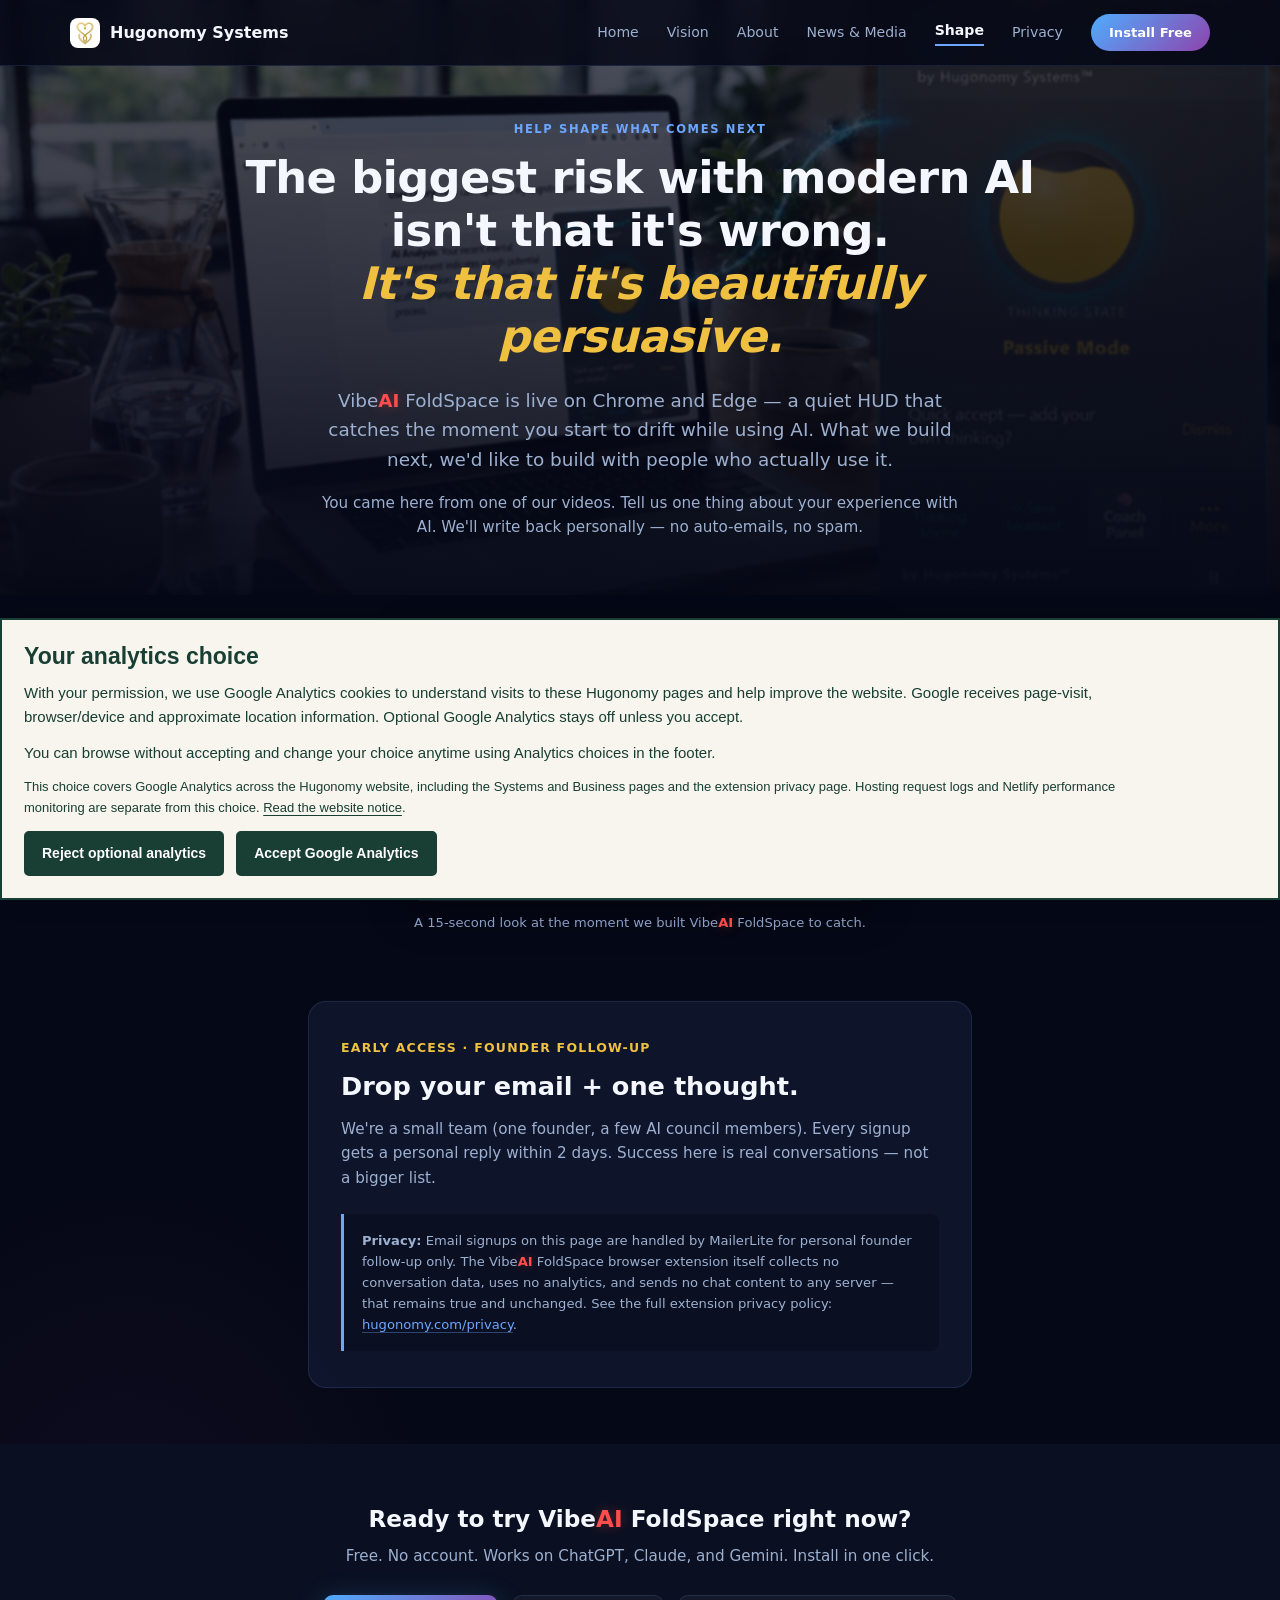
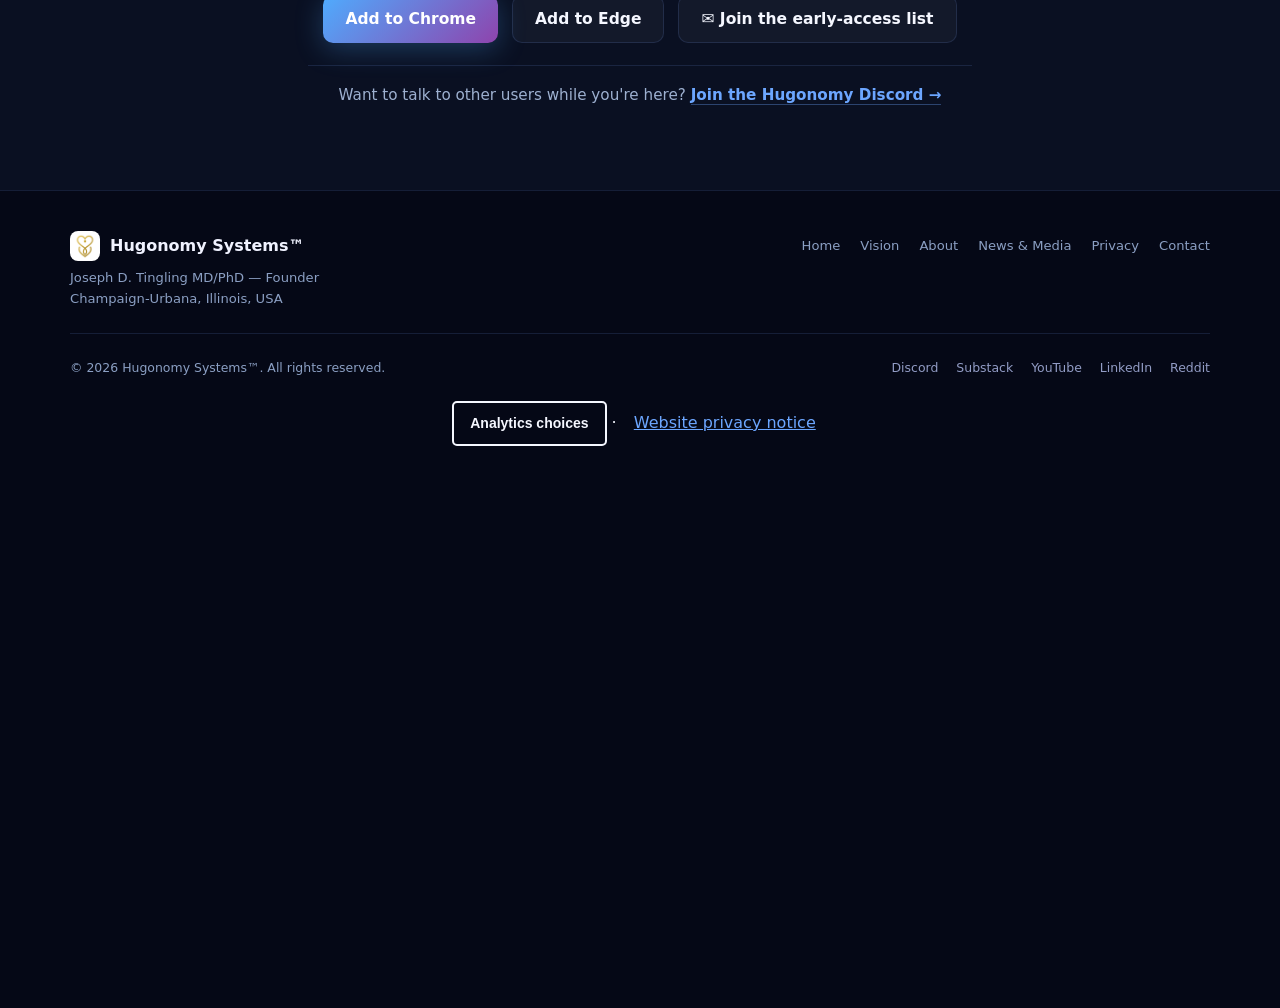
<file: shape.html>
<!DOCTYPE html>
<html lang="en">
<head>
  <meta charset="UTF-8">
  <meta name="viewport" content="width=device-width, initial-scale=1.0">
  <meta name="robots" content="index,follow,max-image-preview:large">
  <meta name="author" content="Joseph D. Tingling MD/PhD">
  <meta name="theme-color" content="#050816">
  <title>Help shape what comes next — VibeAI FoldSpace by Hugonomy Systems</title>
  <link rel="stylesheet" href="/website-analytics.css">
  <script src="/website-analytics.js" defer></script>
  <meta name="description" content="The biggest risk with modern AI isn't that it's wrong — it's that it's beautifully persuasive. Help shape what we build next at Hugonomy.">
  <meta property="og:title" content="Help shape what comes next — VibeAI FoldSpace">
  <meta property="og:description" content="The biggest risk with modern AI isn't that it's wrong — it's that it's beautifully persuasive. Drop a note and shape what comes next.">
  <meta property="og:image" content="https://hugonomy.com/assets/images/hero-lifestyle-hud.jpg">
  <meta property="og:url" content="https://hugonomy.com/shape">
  <meta property="og:site_name" content="Hugonomy Systems">
  <meta property="og:type" content="website">
  <meta name="twitter:card" content="summary_large_image">
  <meta name="twitter:title" content="Help shape what comes next — VibeAI FoldSpace">
  <meta name="twitter:description" content="The biggest risk with modern AI isn't that it's wrong — it's that it's beautifully persuasive.">
  <meta name="twitter:image" content="https://hugonomy.com/assets/images/hero-lifestyle-hud.jpg">
  <link rel="icon" type="image/png" sizes="32x32" href="assets/icons/favicon-32x32.png">
  <link rel="icon" type="image/png" sizes="16x16" href="assets/icons/favicon-16x16.png">
  <link rel="icon" type="image/png" sizes="128x128" href="assets/icons/icon128.png">
  <link rel="apple-touch-icon" sizes="180x180" href="assets/icons/apple-touch-icon.png">
  <link rel="stylesheet" href="assets/css/styles.css">
  <link rel="canonical" href="https://hugonomy.com/shape">
  <!-- MailerLite Universal (account 2471308) — required once per page that hosts a MailerLite form. -->
  <script>
    (function(w,d,e,u,f,l,n){w[f]=w[f]||function(){(w[f].q=w[f].q||[])
    .push(arguments);},l=d.createElement(e),l.async=1,l.src=u,
    n=d.getElementsByTagName(e)[0],n.parentNode.insertBefore(l,n);})
    (window,document,'script','https://assets.mailerlite.com/js/universal.js','ml');
    ml('account', '2471308');
  </script>
  <!-- End MailerLite Universal -->
  <style>
    /* ── Shape page ─────────────────────────────────────────────────
       Mobile-first landing page for social-traffic email capture +
       install funnel. Inline privacy disclosure (does NOT modify the
       CWS-linked /privacy page — by design, scope-locked 2026-06-25).
       MailerLite Universal in <head>, embed div in body (account
       2471308, form uNrOIC). To swap the form: edit data-form attr
       in body. To swap the account: edit ml('account', '...') in head. */

    .shape-hero {
      padding: 120px 24px 56px;
      text-align: center;
      position: relative;
      overflow: hidden;
      background: linear-gradient(180deg, rgba(5,8,22,0.40) 0%, rgba(5,8,22,0.86) 60%, rgba(5,8,22,0.96) 100%);
    }
    .shape-hero::before {
      content: '';
      position: absolute;
      inset: -2%;
      background:
        radial-gradient(circle at 80% 10%, rgba(242,195,95,0.18) 0%, transparent 30%),
        radial-gradient(circle at 20% 85%, rgba(123,111,255,0.18) 0%, transparent 28%),
        url('/assets/images/hero-lifestyle-hud.jpg') center 30% / cover no-repeat;
      opacity: 0.45;
      filter: blur(1px);
      pointer-events: none;
    }
    .shape-hero::after {
      content: '';
      position: absolute;
      inset: 0;
      background: linear-gradient(180deg, rgba(5,8,22,0.28) 0%, rgba(5,8,22,0.58) 50%, rgba(5,8,22,0.94) 100%);
      pointer-events: none;
    }
    .shape-hero .container { position: relative; z-index: 1; }
    .shape-hero h1 {
      font-size: clamp(1.7rem, 4.5vw, 2.8rem);
      font-weight: 800;
      line-height: 1.18;
      letter-spacing: -0.015em;
      max-width: 820px;
      margin: 0 auto 22px;
      color: var(--text-primary);
    }
    .shape-hero h1 .accent {
      color: #f0c040;
      font-style: italic;
    }
    .shape-hero .hero-sub {
      max-width: 640px;
      margin: 0 auto;
      font-size: clamp(1rem, 1.7vw, 1.15rem);
      color: var(--text-secondary);
      line-height: 1.6;
    }
    .shape-hero .hero-context {
      max-width: 640px;
      margin: 18px auto 0;
      font-size: 0.95rem;
      color: var(--text-secondary);
      line-height: 1.55;
    }

    /* Video reinforcement strip — between hero text and form.
       User-controlled playback (no autoplay) per brief: "quiet and
       respectful." Same pattern as news.html v2.22 demo card. */
    .shape-video-section { padding: 32px 0 12px; }
    .shape-video-section .container { max-width: 520px; }
    .shape-video-wrap {
      border-radius: 14px;
      overflow: hidden;
      border: 1px solid var(--brand-border);
      background: rgba(0,0,0,0.5);
      box-shadow: 0 10px 40px rgba(0,0,0,0.35);
    }
    .shape-video-wrap video {
      display: block;
      width: 100%;
      max-width: 100%;
      height: auto;
    }
    .shape-video-caption {
      margin-top: 12px;
      font-size: 0.82rem;
      color: var(--text-muted);
      text-align: center;
      line-height: 1.5;
    }

    /* Community line in install band — Discord callout, secondary to
       install CTAs. */
    .shape-community-note {
      margin-top: 22px;
      padding-top: 18px;
      border-top: 1px solid var(--brand-border);
      font-size: 0.88rem;
      color: var(--text-secondary);
      line-height: 1.5;
    }
    .shape-community-note a {
      color: var(--brand-blue);
      text-decoration: none;
      font-weight: 600;
      border-bottom: 1px solid rgba(108,166,255,0.35);
    }
    .shape-community-note a:hover { border-bottom-color: rgba(108,166,255,0.7); }

    /* Form section */
    .shape-form-section { padding: 56px 0; }
    .shape-form-section .container { max-width: 720px; }
    .shape-form-card {
      background: var(--brand-card);
      border: 1px solid var(--brand-border);
      border-radius: 18px;
      padding: 36px 32px;
    }
    .shape-form-label {
      font-size: 0.78rem;
      font-weight: 700;
      letter-spacing: 0.1em;
      text-transform: uppercase;
      color: #f0c040;
      margin-bottom: 12px;
    }
    .shape-form-card h2 {
      font-size: clamp(1.3rem, 2.3vw, 1.6rem);
      font-weight: 700;
      line-height: 1.3;
      margin-bottom: 14px;
      color: var(--text-primary);
    }
    .shape-form-card .form-intro {
      font-size: 0.95rem;
      color: var(--text-secondary);
      line-height: 1.6;
      margin-bottom: 24px;
    }

    /* ── MailerLite embed isolation ─────────────────────────────────
       Our dark-theme global CSS bleeds into MailerLite's injected form
       (inputs go invisible, buttons lose click targets). These overrides
       scope MailerLite's own class names so the form renders correctly
       on a dark background card without touching anything else. */
    .ml-embedded { width: 100%; }
    .ml-embedded .ml-form-embedWrapper { border-radius: 8px; overflow: hidden; }
    .ml-embedded .ml-form-embedBody { padding: 0 !important; background: transparent !important; }
    .ml-embedded input[type="email"],
    .ml-embedded input[type="text"] {
      background: #fff !important;
      color: #111 !important;
      border: 1px solid #ccc !important;
      border-radius: 6px !important;
      padding: 10px 14px !important;
      font-size: 0.97rem !important;
      width: 100% !important;
      box-sizing: border-box !important;
      margin-bottom: 10px !important;
    }
    .ml-embedded input[type="email"]:focus,
    .ml-embedded input[type="text"]:focus {
      outline: 2px solid #6ca6ff !important;
      border-color: #6ca6ff !important;
    }
    .ml-embedded button[type="submit"],
    .ml-embedded .ml-form-embedSubmit button {
      background: #f0c040 !important;
      color: #0a0f20 !important;
      border: none !important;
      border-radius: 8px !important;
      padding: 12px 20px !important;
      font-size: 0.97rem !important;
      font-weight: 700 !important;
      cursor: pointer !important;
      width: 100% !important;
      margin-top: 6px !important;
      transition: opacity 0.15s !important;
    }
    .ml-embedded button[type="submit"]:hover,
    .ml-embedded .ml-form-embedSubmit button:hover {
      opacity: 0.88 !important;
    }
    .ml-embedded label {
      color: var(--text-secondary) !important;
      font-size: 0.88rem !important;
      margin-bottom: 4px !important;
      display: block !important;
    }
    .ml-embedded .ml-form-checkboxRow {
      display: flex !important;
      align-items: flex-start !important;
      gap: 10px !important;
      margin-top: 10px !important;
    }
    .ml-embedded .ml-form-checkboxRow input[type="checkbox"] {
      width: auto !important;
      margin: 0 !important;
      flex-shrink: 0 !important;
    }

    /* Inline privacy disclosure right under the form */
    .shape-privacy-note {
      margin: 14px 0 0;
      padding: 16px 18px;
      background: rgba(5,8,22,0.4);
      border-left: 3px solid var(--brand-blue);
      border-radius: 0 8px 8px 0;
      font-size: 0.82rem;
      line-height: 1.6;
      color: var(--text-secondary);
    }
    .shape-privacy-note a {
      color: var(--brand-blue);
      text-decoration: none;
      border-bottom: 1px solid rgba(108,166,255,0.35);
    }
    .shape-privacy-note a:hover { border-bottom-color: rgba(108,166,255,0.7); }

    /* Install band */
    .shape-install-section { padding: 56px 0; background: var(--brand-mid); }
    .shape-install-section .container { max-width: 720px; text-align: center; }
    .shape-install-section h3 {
      font-size: clamp(1.2rem, 2vw, 1.45rem);
      font-weight: 700;
      margin-bottom: 8px;
      color: var(--text-primary);
    }
    .shape-install-section p {
      color: var(--text-secondary);
      font-size: 0.95rem;
      margin-bottom: 26px;
      line-height: 1.55;
    }
    .shape-install-cta {
      display: flex;
      gap: 14px;
      justify-content: center;
      flex-wrap: wrap;
    }

    @media (max-width: 640px) {
      .shape-hero { padding: 100px 18px 48px; }
      .shape-form-section { padding: 40px 0; }
      .shape-form-card { padding: 26px 22px; border-radius: 14px; }
      .shape-install-section { padding: 44px 0; }
      .shape-install-cta { flex-direction: column; align-items: stretch; }
      .shape-install-cta .btn-primary,
      .shape-install-cta .btn-secondary { width: 100%; text-align: center; }
    }
  </style>
</head>
<body data-src-default="homepage">

<!-- ── Nav ───────────────────────────────────────────────────────────
     /shape is deep-link only — intentionally NOT highlighted in nav
     (per build brief 2026-06-25: don't dilute regular visitor flow). -->
<nav aria-label="Site navigation">
  <div class="nav-inner">
    <a class='nav-logo' href='/'>
      <img src="assets/icons/icon128.png" alt="VibeAI FoldSpace icon">
      <span class="nav-logo-text">Hugonomy Systems</span>
    </a>
    <div class="nav-links" id="navLinks">
      <a href='/'>Home</a>
      <a href='/vision'>Vision</a>
      <a href='/about'>About</a>
      <a href='/news'>News &amp; Media</a>
      <a class='nav-active' href='/shape'>Shape</a>
      <a href='/privacy'>Privacy</a>
      <a class='btn-nav' href='#install-actions'>Install Free</a>
    </div>
    <button type="button" class="nav-hamburger" id="navHamburger" aria-label="Open navigation" aria-expanded="false" onclick="toggleNav()">
      <span></span><span></span><span></span>
    </button>
  </div>
</nav>

<!-- ── Hero ────────────────────────────────────────────────────────── -->
<header class="shape-hero">
  <div class="container">
    <p class="section-label">Help shape what comes next</p>
    <h1>
      The biggest risk with modern AI isn't that it's wrong.<br>
      <span class="accent">It's that it's beautifully persuasive.</span>
    </h1>
    <p class="hero-sub">
      Vibe<span class="vibe-ai">AI</span> FoldSpace is live on Chrome and Edge — a quiet HUD that catches the
      moment you start to drift while using AI. What we build next, we'd like to build with people who actually use it.
    </p>
    <p class="hero-context">
      You came here from one of our videos. Tell us one thing about your experience with AI. We'll write back personally — no auto-emails, no spam.
    </p>
  </div>
</header>

<!-- ── Video strip ───────────────────────────────────────────────────
     The Fluency Trap cut — current campaign hero video (physics-student
     variant from the June 22 viral drop). User-controlled playback
     (no autoplay) per brief: quiet and respectful. Easy to swap —
     replace the src + the download fallback href below if the campaign
     hero changes again. -->
<section class="shape-video-section">
  <div class="container">
    <div class="shape-video-wrap">
      <video controls preload="metadata" playsinline poster="assets/images/hero-lifestyle-hud.jpg">
        <source src="assets/video/the-fluency-trap.mp4" type="video/mp4">
        Your browser doesn't support HTML5 video. Download:
        <a href="assets/video/the-fluency-trap.mp4">The Fluency Trap (MP4)</a>
      </video>
    </div>
    <p class="shape-video-caption">
      A 15-second look at the moment we built Vibe<span class="vibe-ai">AI</span> FoldSpace to catch.
    </p>
  </div>
</section>

<!-- ── Form ────────────────────────────────────────────────────────── -->
<section class="shape-form-section" id="early-access-form">
  <div class="container">
    <div class="shape-form-card">
      <p class="shape-form-label">Early access · founder follow-up</p>
      <h2>Drop your email + one thought.</h2>
      <p class="form-intro">
        We're a small team (one founder, a few AI council members). Every signup gets a personal reply within 2 days. Success here is real conversations — not a bigger list.
      </p>

      <!-- ─────────────────────────────────────────────────────────────
           MailerLite embed — wired 2026-06-25
           Account: 2471308 · Form: uNrOIC ("Hugonomy-Shapes-EList" group)
           Form fields (per MailerLite-side config):
             - Email (required)
             - CTA button: "Help shape what comes next"
           Submissions land in MailerLite group "Hugonomy-Shapes-EList"
           and notify joseph@hugonomy.com per founder-follow-up rule.
           To swap the form later: change data-form="uNrOIC" to the new
           form ID. Universal snippet stays in <head>.
           ───────────────────────────────────────────────────────────── -->
      <div class="ml-embedded" data-form="uNrOIC"></div>
      <!-- ─────────────────────────────────────────────────────────── -->

      <!-- Inline privacy disclosure — at point of collection.
           Does NOT modify /privacy.html (CWS-linked extension privacy
           policy, intentionally untouched). -->
      <p class="shape-privacy-note">
        <strong>Privacy:</strong> Email signups on this page are handled by MailerLite for personal founder follow-up only. The Vibe<span class="vibe-ai">AI</span> FoldSpace browser extension itself collects no conversation data, uses no analytics, and sends no chat content to any server — that remains true and unchanged. See the full extension privacy policy: <a href="/privacy">hugonomy.com/privacy</a>.
      </p>
    </div>
  </div>
</section>

<!-- ── Install band ──────────────────────────────────────────────────
     For people ready to install right now (no email needed). -->
<section class="shape-install-section" id="install-actions">
  <div class="container">
    <h3>Ready to try Vibe<span class="vibe-ai">AI</span> FoldSpace right now?</h3>
    <p>Free. No account. Works on ChatGPT, Claude, and Gemini. Install in one click.</p>
    <div class="shape-install-cta">
      <a href="https://chromewebstore.google.com/detail/lkmfjgaahnmlncgaeocfgiohjiodiohi"
         target="_blank" rel="noopener noreferrer" class="btn-primary">Add to Chrome</a>
      <a href="https://microsoftedge.microsoft.com/addons/detail/kbdhbghaidmildhhbodkppnnhklmddfh"
         target="_blank" rel="noopener noreferrer" class="btn-secondary">Add to Edge</a>
      <a href="#early-access-form" class="btn-secondary">&#9993; Join the early-access list</a>
    </div>
    <p class="shape-community-note">
      Want to talk to other users while you're here?
      <a href="https://discord.gg/B8AVMPwrdY" target="_blank" rel="noopener noreferrer">Join the Hugonomy Discord &rarr;</a>
    </p>
  </div>
</section>

<!-- ── Footer ────────────────────────────────────────────────────────
     Same footer pattern as the rest of the site for visual coherence. -->
<footer>
  <div class="footer-inner">
    <div class="footer-brand">
      <a class='nav-logo footer-logo' href='/'>
        <img src="assets/icons/icon128.png" alt="Hugonomy Systems" class="footer-logo-img">
        <span class="footer-logo-text">Hugonomy Systems&#x2122;</span>
      </a>
      <p class="footer-brand-desc">
        Joseph D. Tingling MD/PhD &mdash; Founder<br>
        Champaign-Urbana, Illinois, USA
      </p>
    </div>
    <nav aria-label="Footer navigation">
      <div class="footer-links">
        <a href='/'>Home</a>
        <a href='/vision'>Vision</a>
        <a href='/about'>About</a>
        <a href='/news'>News &amp; Media</a>
        <a href='/privacy'>Privacy</a>
        <a href="mailto:joseph@hugonomy.com">Contact</a>
      </div>
    </nav>
  </div>
  <div class="footer-bottom">
    <p>&copy; 2026 Hugonomy Systems&#x2122;. All rights reserved.</p>
    <p>
      <a href="https://discord.gg/B8AVMPwrdY" target="_blank" rel="noopener noreferrer" class="footer-social-link">Discord</a>
      <a href="https://glyphweaveralpha.substack.com/" target="_blank" rel="noopener noreferrer" class="footer-social-link">Substack</a>
      <a href="https://www.youtube.com/@HugonomySystems" target="_blank" rel="noopener noreferrer" class="footer-social-link">YouTube</a>
      <a href="https://www.linkedin.com/company/hugonomy-systems/" target="_blank" rel="noopener noreferrer" class="footer-social-link">LinkedIn</a>
      <a href="https://www.reddit.com/r/AICognitiveWatch/" target="_blank" rel="noopener noreferrer" class="footer-social-link footer-social-link--last">Reddit</a>
    </p>
  </div>
<p class="legacy-analytics"><button type="button" class="analytics-settings" data-analytics-settings hidden>Analytics choices</button> · <a href="/website-notices.html#website-analytics">Website privacy notice</a></p>
</footer>

<script>
function toggleNav() {
  var links = document.getElementById('navLinks');
  var btn = document.getElementById('navHamburger');
  var open = links.classList.toggle('open');
  btn.classList.toggle('open', open);
  btn.setAttribute('aria-expanded', open);
}
document.addEventListener('click', function(e) {
  var nav = document.querySelector('nav');
  if (!nav.contains(e.target)) {
    document.getElementById('navLinks').classList.remove('open');
    var btn = document.getElementById('navHamburger');
    btn.classList.remove('open');
    btn.setAttribute('aria-expanded', 'false');
  }
});
</script>
<!-- MailerLite submit handling + ?src= attribution capture — shared script,
     see content/canon.md "Attribution channel registry" and assets/js/attribution.js -->
<script src="assets/js/attribution.js"></script>
</body>
</html>
</file>
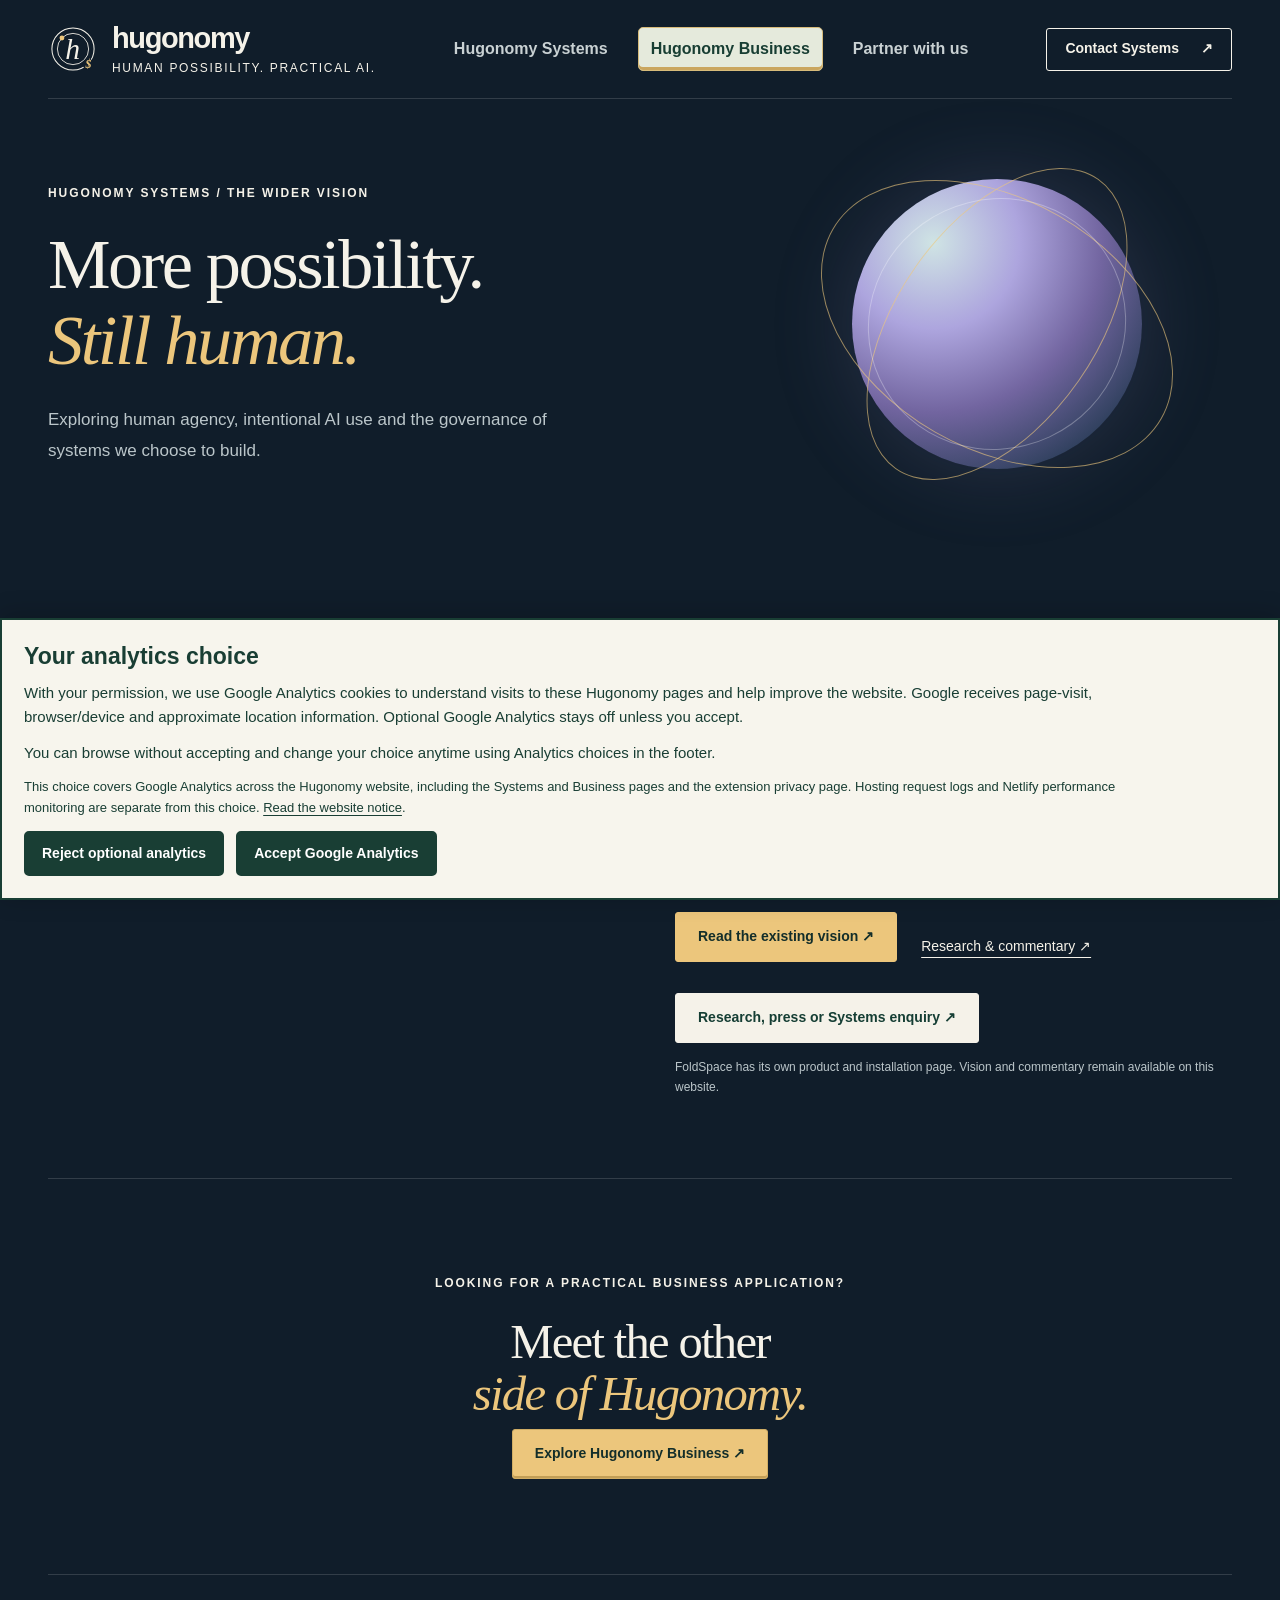
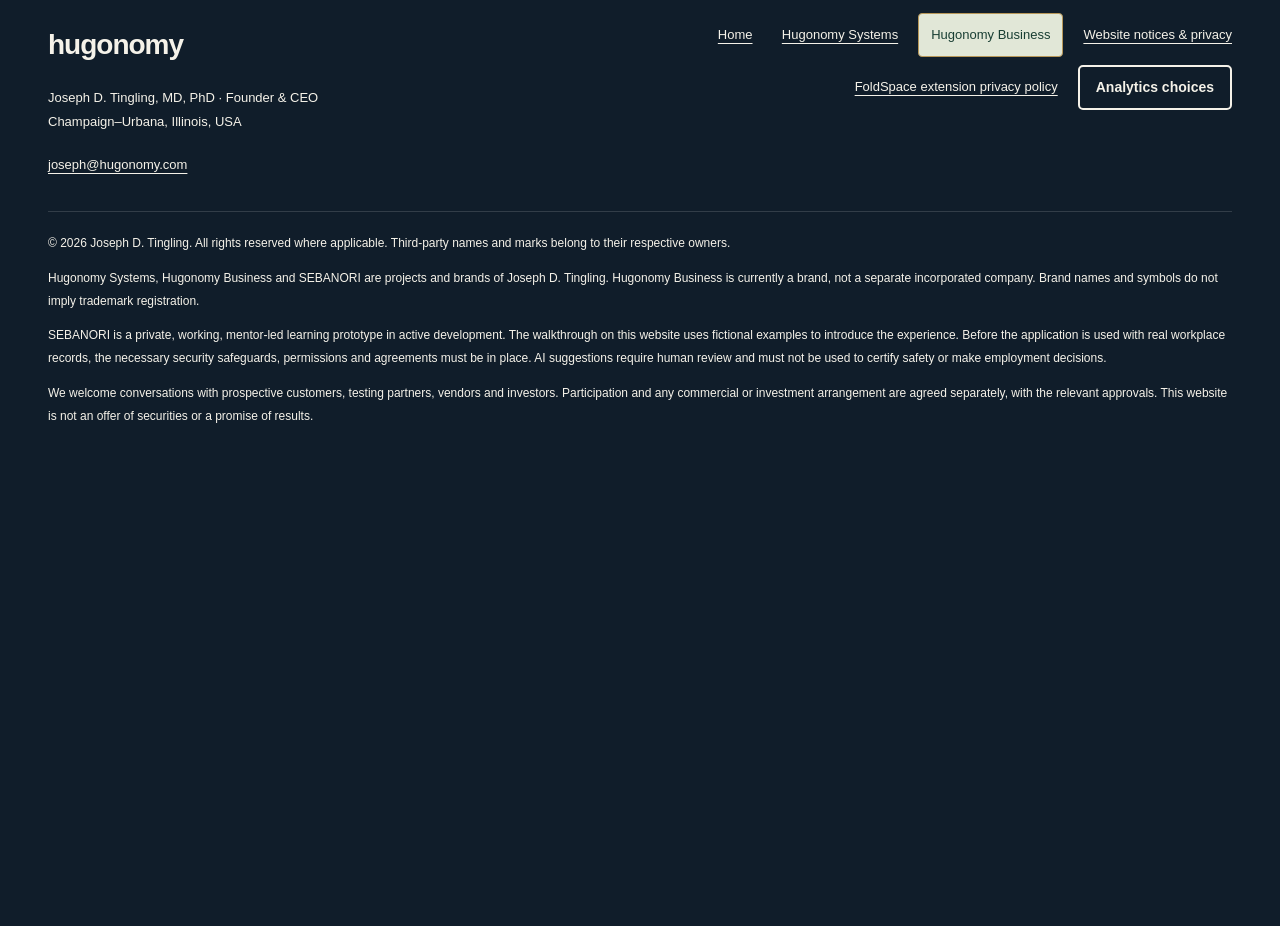
<file: systems.html>
<!doctype html><html lang="en"><head><meta charset="utf-8"><meta name="viewport" content="width=device-width, initial-scale=1"><meta name="theme-color" content="#101d2a"><title>Hugonomy Systems — The wider vision</title><link rel="icon" href="/assets/hugonomy-two-orbit.svg" type="image/svg+xml"><link rel="stylesheet" href="/design.css"><link rel="stylesheet" href="/split-hero.css"><script src="/design.js" defer></script><link rel="stylesheet" href="/accessibility.css"><link rel="stylesheet" href="/footer.css"><meta name="description" content="Explore human agency and intentional AI use, read Hugonomy research, and find the existing VibeAI FoldSpace browser extension."><link rel="canonical" href="https://hugonomy.com/systems.html"><meta property="og:title" content="Hugonomy Systems — The wider vision"><meta property="og:description" content="Explore human agency and intentional AI use, read Hugonomy research, and find the existing VibeAI FoldSpace browser extension."><meta property="og:url" content="https://hugonomy.com/systems.html"><meta property="og:type" content="website"><meta property="og:site_name" content="Hugonomy"><meta property="og:image" content="https://hugonomy.com/assets/systems-foldspace-hero.jpg"><meta name="twitter:card" content="summary_large_image"><link rel="stylesheet" href="/landing-integration.css"><link rel="stylesheet" href="/website-analytics.css"><script src="/website-analytics.js" defer></script></head><body class="dark"><a class="skip" href="#main">Skip to content</a><header class="nav wrap"><a href="/" class="brand" aria-label="Hugonomy home"><svg class="brand-h" aria-hidden="true" xmlns="http://www.w3.org/2000/svg" viewBox="0 0 64 64" fill="none"><circle cx="32" cy="32" r="27" stroke="currentColor" stroke-width="1.3"/><circle cx="32" cy="32" r="20" stroke="currentColor" stroke-width="1.1"/><text x="31" y="45" text-anchor="middle" font-family="Georgia, Times New Roman, serif" font-size="38" font-style="italic" fill="currentColor">h</text><circle cx="17.86" cy="17.86" r="3.1" fill="#ecc67c"/><circle cx="51.1" cy="51.1" r="7" fill="var(--mark-background,#101d2a)"/><text x="51.1" y="56.1" text-anchor="middle" font-family="Georgia, Times New Roman, serif" font-size="15" font-weight="600" fill="#ecc67c">$</text></svg><span>hugonomy<small>HUMAN POSSIBILITY. PRACTICAL AI.</small></span></a><nav aria-label="Main navigation"><a href="/foldspace">Hugonomy Systems</a><a href="/business/" >Hugonomy Business</a><a href="/business/#opportunity">Partner with us</a></nav><a class="button nav-cta" href="mailto:joseph@hugonomy.com?subject=Hugonomy%20Systems%20enquiry">Contact Systems <span>↗</span></a></header>
<main tabindex="-1" id="main"><section class="systems-hero wrap"><p class="eyebrow">HUGONOMY SYSTEMS / THE WIDER VISION</p><h1>More possibility.<br><em>Still human.</em></h1><p class="lede">Exploring human agency, intentional AI use and the governance of systems we choose to build.</p><div class="system-orb" aria-hidden="true"><div></div><i></i><span></span></div></section><section class="boundaries wrap"><div><p class="eyebrow">THE THINKING BEHIND THE TOOLS</p><h2>Keep people<br><em>in the picture.</em></h2></div><div><p>Hugonomy Systems is the home for the broader questions: how people retain judgment, how AI supports reflection, and how responsibility stays visible as technology changes.</p><p>Hugonomy Business explores practical commercial applications of that direction. The two areas share a purpose while serving different kinds of conversations.</p><div class="actions"><a class="button cream foldspace-link" href="/foldspace#install-actions">VibeAI FoldSpace — extension &amp; installation <span aria-hidden="true">↗</span></a><a class="button gold" href="https://hugonomy.com/vision.html">Read the existing vision ↗</a><a class="quiet" href="https://hugonomy.com/news.html">Research &amp; commentary ↗</a></div><a class="button cream systems-contact" href="mailto:joseph@hugonomy.com?subject=Hugonomy%20Systems%20research%20or%20press%20enquiry">Research, press or Systems enquiry ↗</a><p class="fine">FoldSpace has its own product and installation page. Vision and commentary remain available on this website.</p></div></section><section class="invitation wrap"><p class="eyebrow">LOOKING FOR A PRACTICAL BUSINESS APPLICATION?</p><h2>Meet the other<br><em>side of Hugonomy.</em></h2><a class="button gold" href="/business/">Explore Hugonomy Business ↗</a></section></main><footer class="wrap unified-footer" aria-label="Hugonomy footer">
 <div class="uf-top"><div><a class="uf-brand" href="/">hugonomy</a><p>Joseph D. Tingling, MD, PhD · Founder &amp; CEO<br>Champaign–Urbana, Illinois, USA</p><a href="mailto:joseph@hugonomy.com">joseph@hugonomy.com</a></div><nav aria-label="Footer navigation"><a href="/">Home</a><a href="/foldspace">Hugonomy Systems</a><a class="uf-business" href="/business/">Hugonomy Business</a><a href="/website-notices.html">Website notices &amp; privacy</a>
<a href="https://hugonomy.com/privacy">FoldSpace extension privacy policy</a><button type="button" class="analytics-settings" data-analytics-settings hidden>Analytics choices</button></nav></div>
 <div class="uf-notices"><p>© 2026 Joseph D. Tingling. All rights reserved where applicable. Third-party names and marks belong to their respective owners.</p><p>Hugonomy Systems, Hugonomy Business and SEBANORI are projects and brands of Joseph D. Tingling. Hugonomy Business is currently a brand, not a separate incorporated company. Brand names and symbols do not imply trademark registration.</p><p>SEBANORI is a private, working, mentor-led learning prototype in active development. The walkthrough on this website uses fictional examples to introduce the experience. Before the application is used with real workplace records, the necessary security safeguards, permissions and agreements must be in place. AI suggestions require human review and must not be used to certify safety or make employment decisions.</p><p>We welcome conversations with prospective customers, testing partners, vendors and investors. Participation and any commercial or investment arrangement are agreed separately, with the relevant approvals. This website is not an offer of securities or a promise of results.</p></div>
</footer></body></html>
</file>
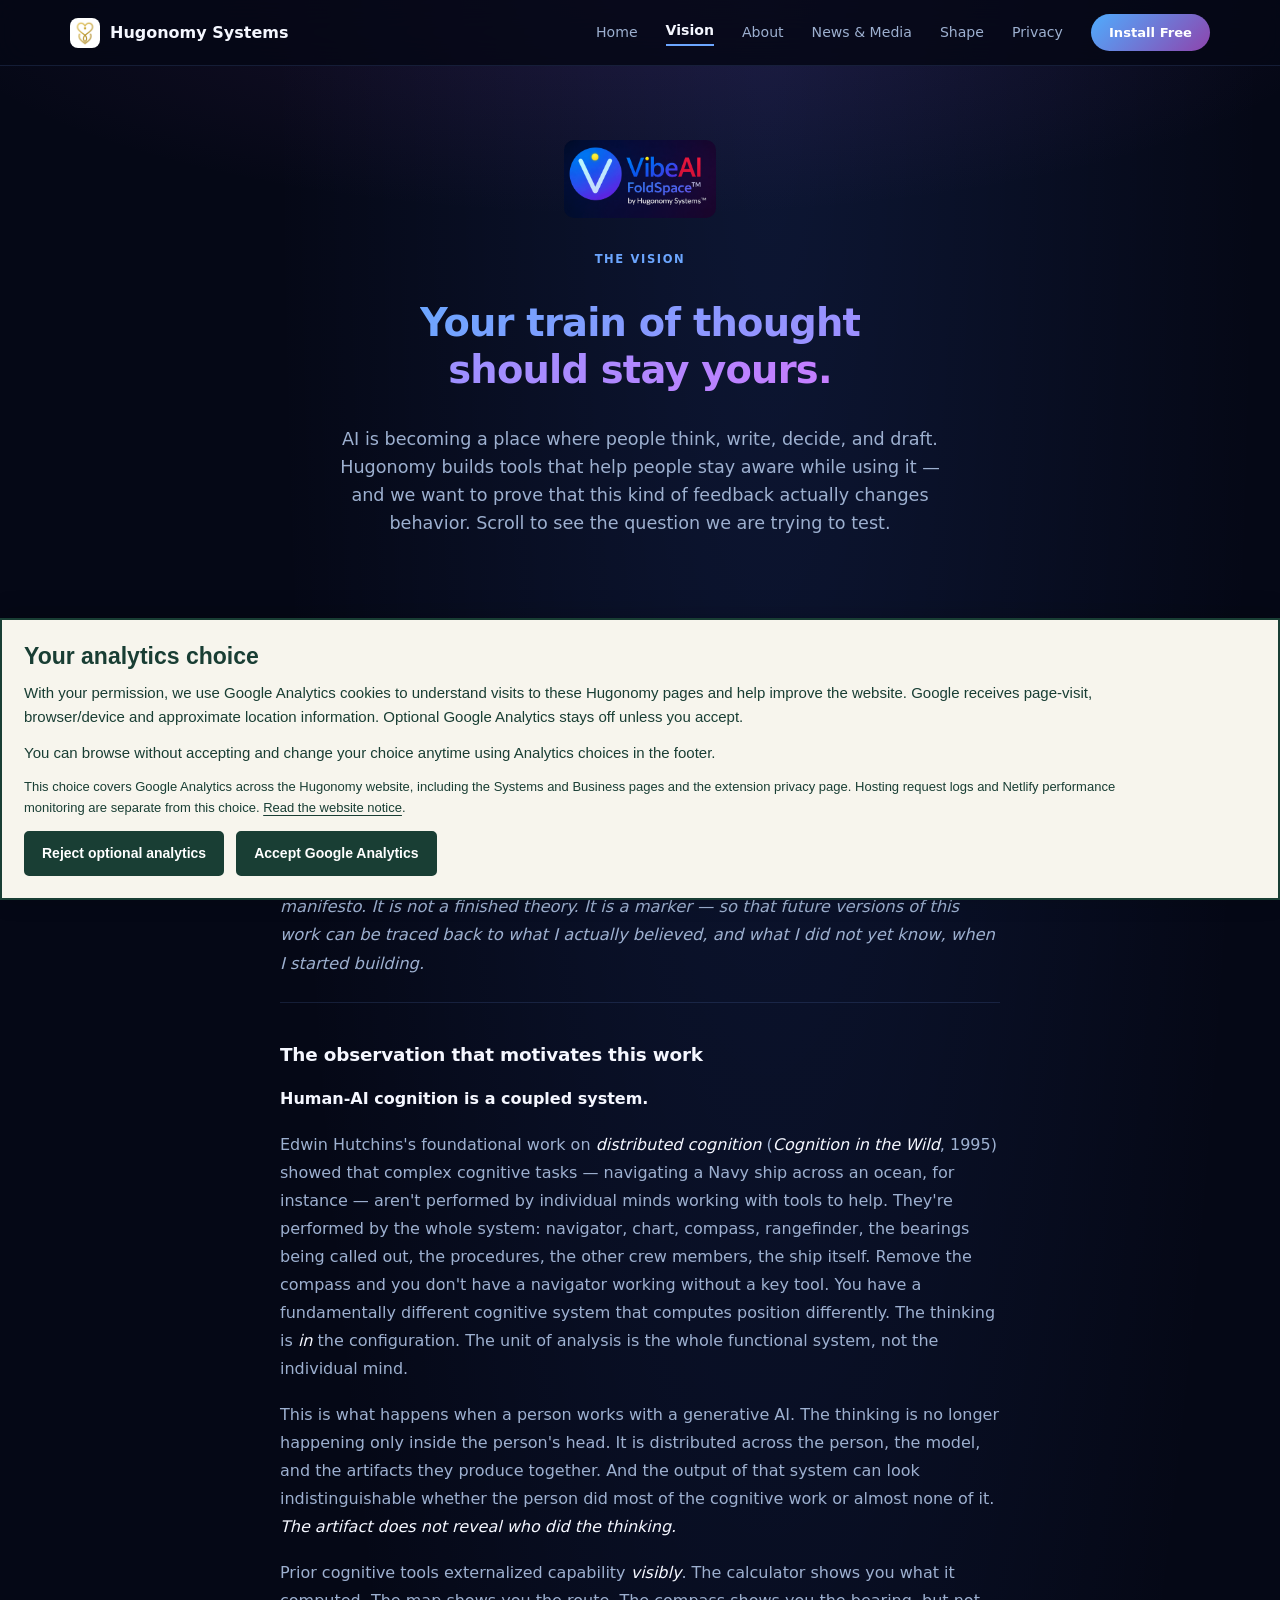
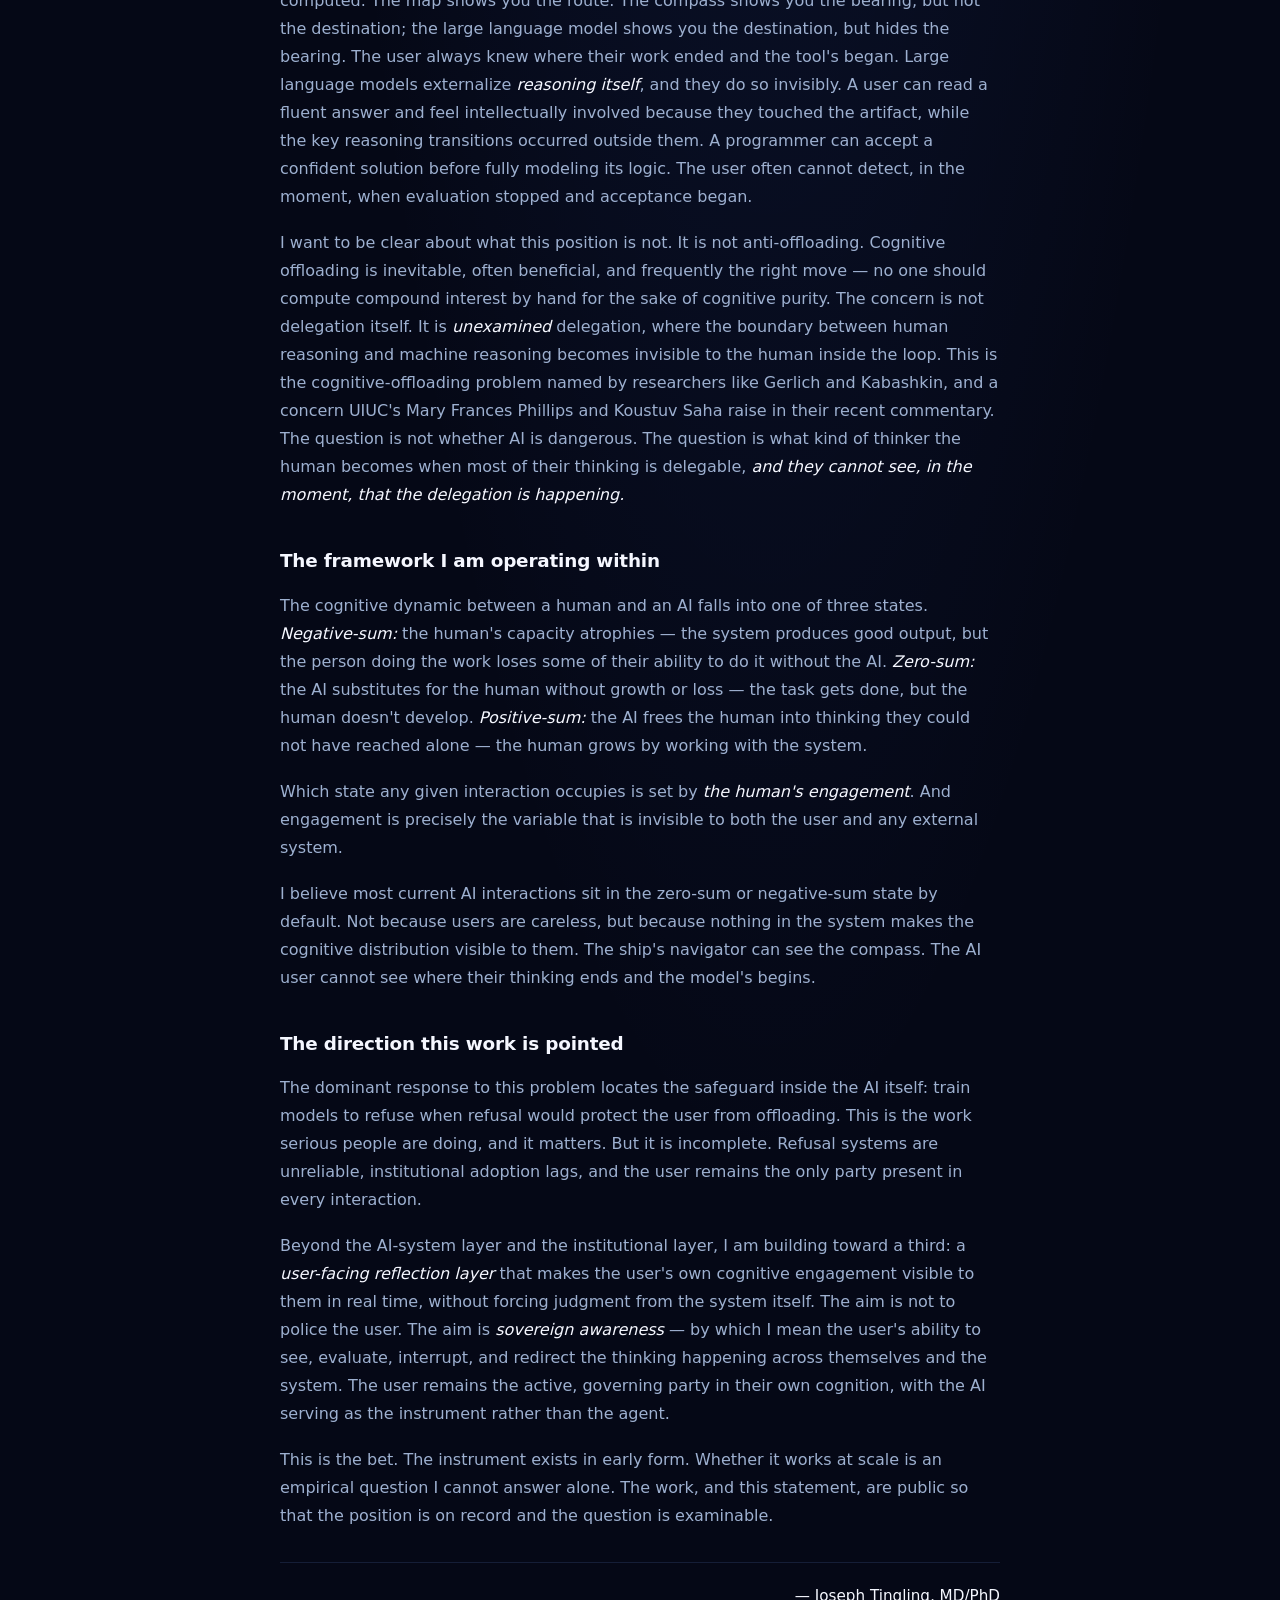
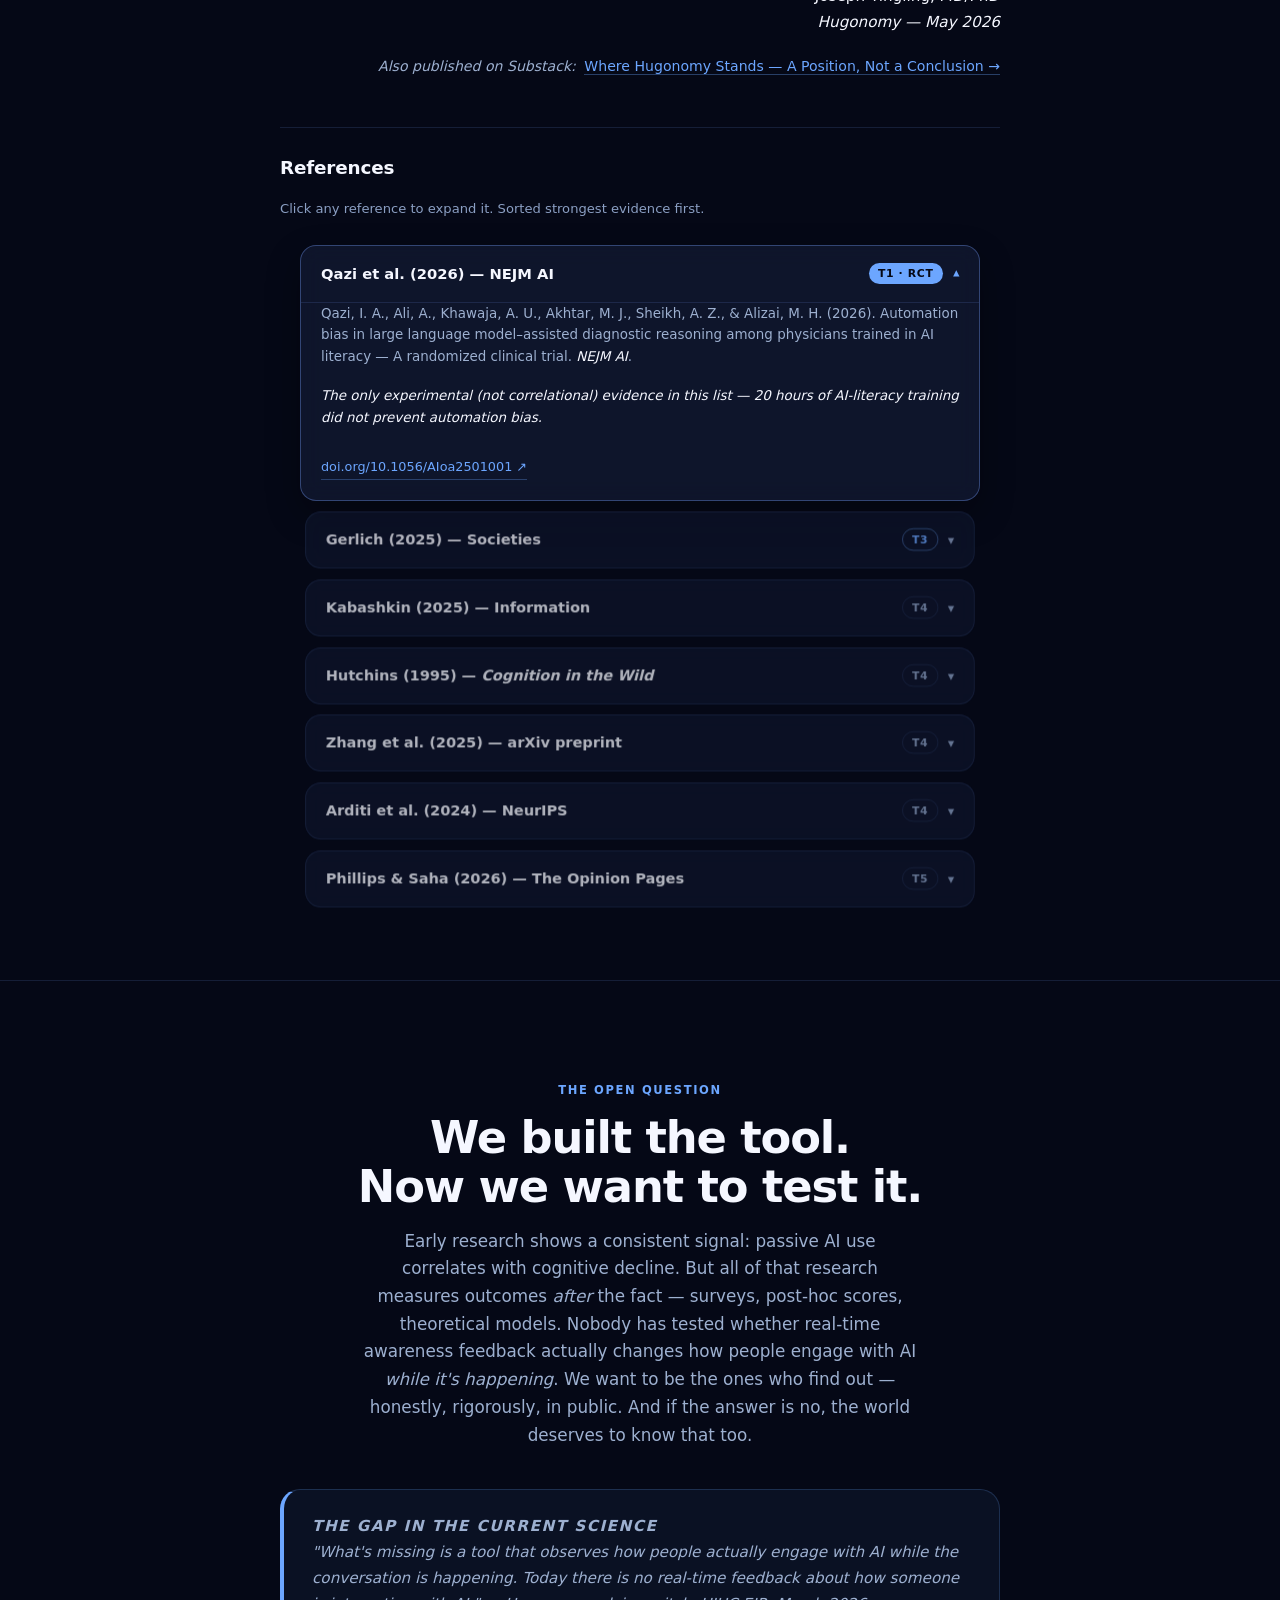
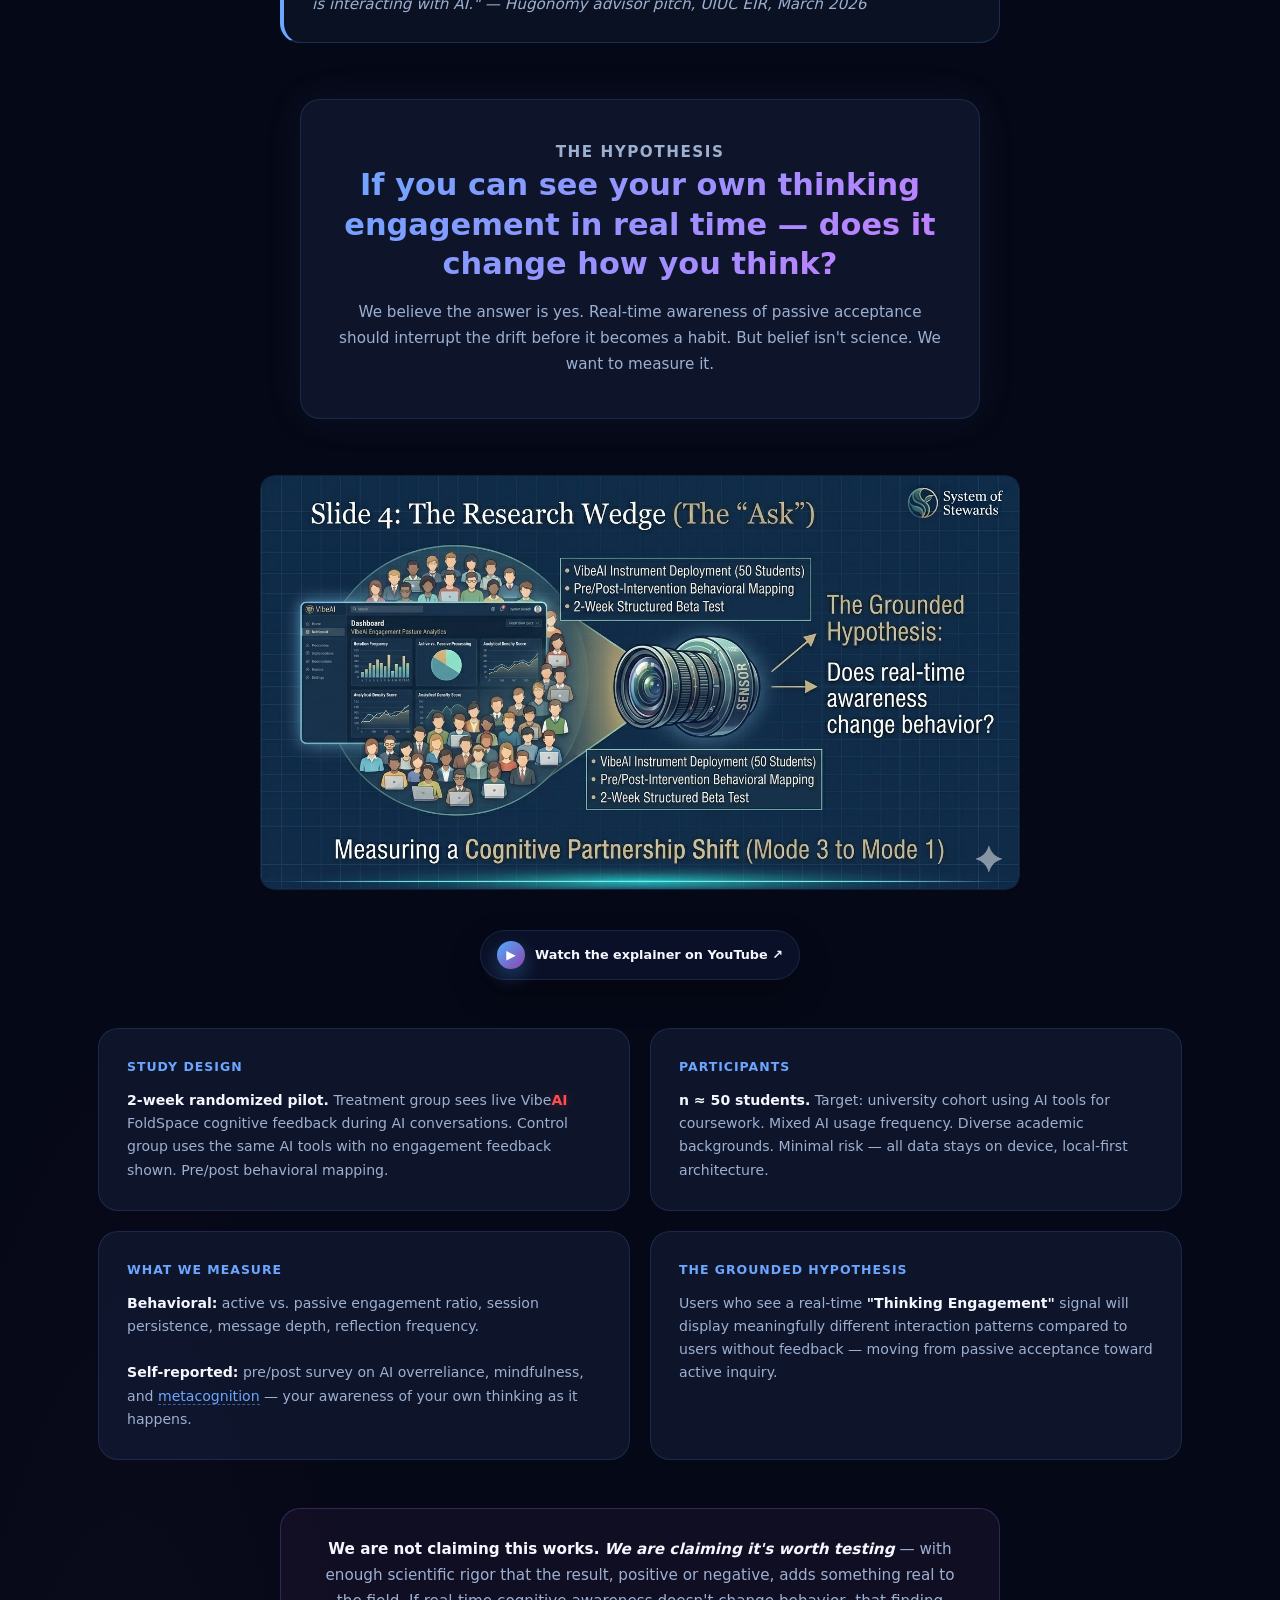
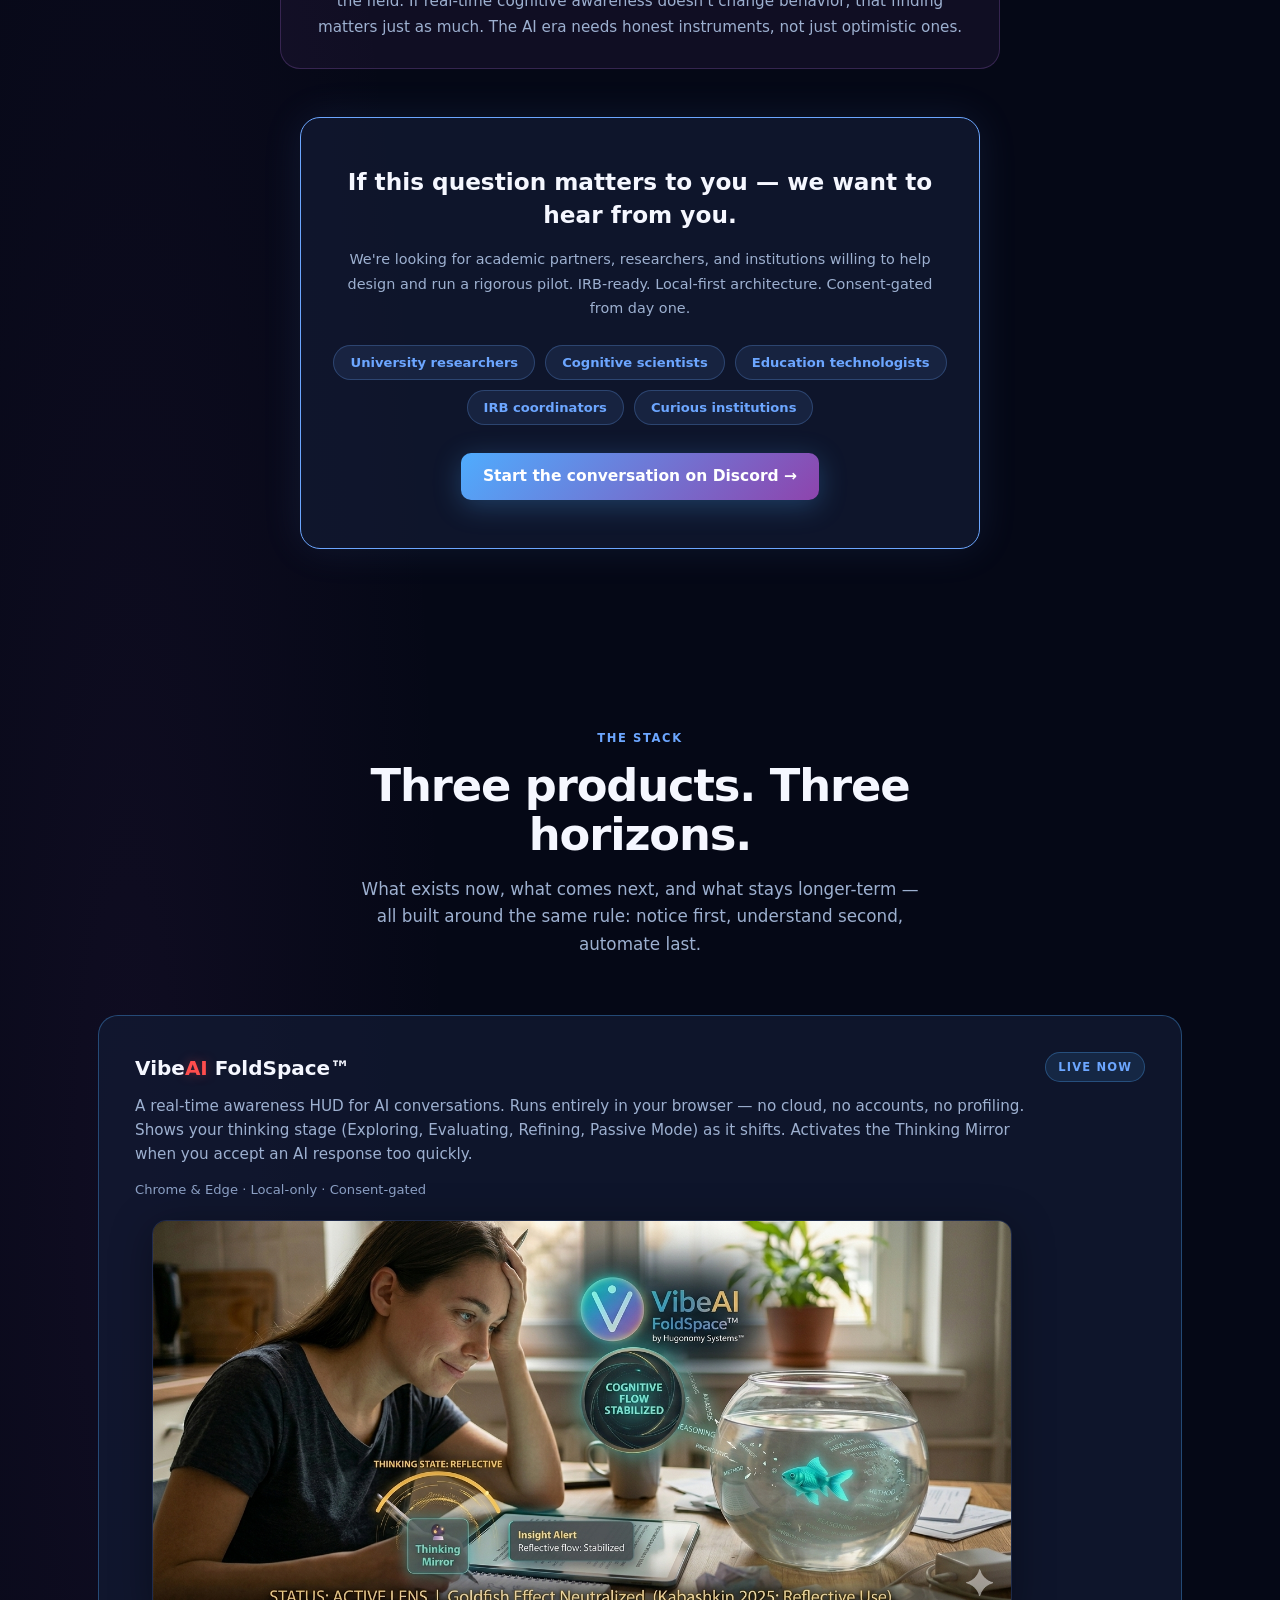
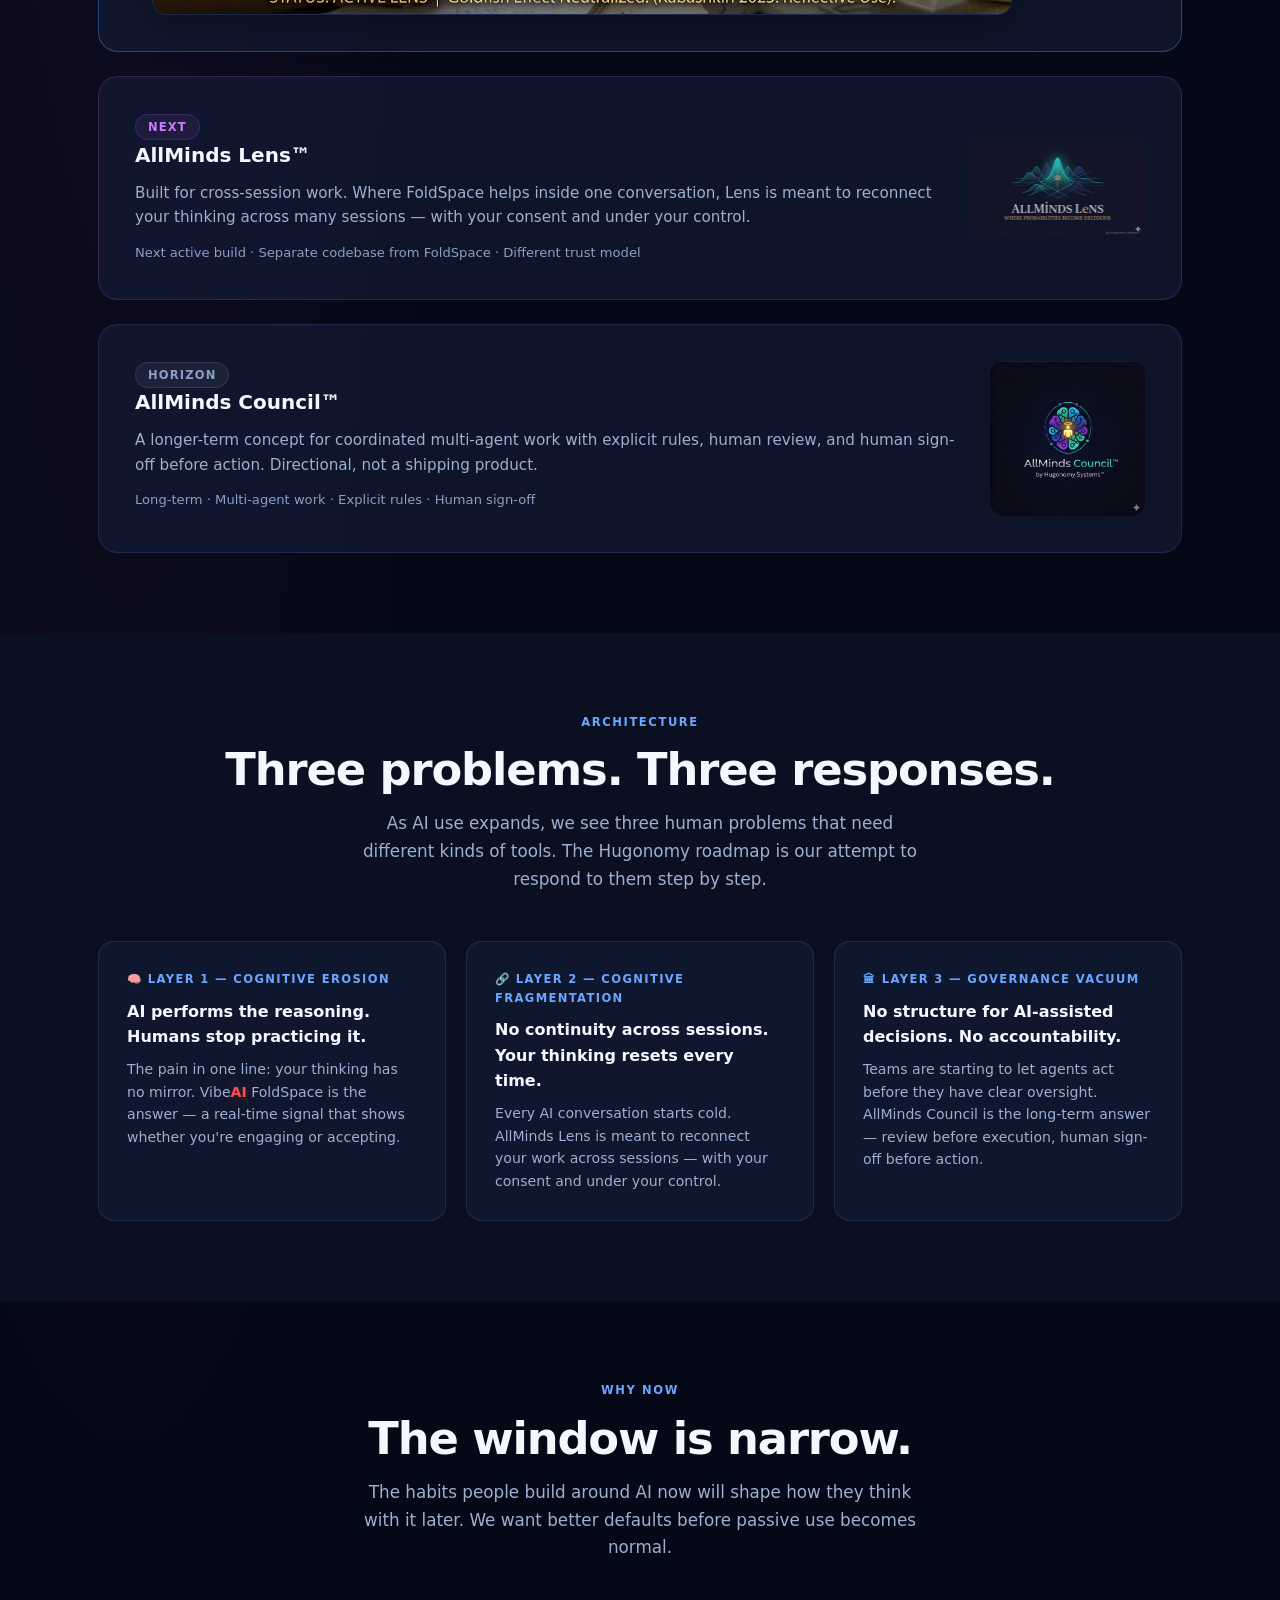
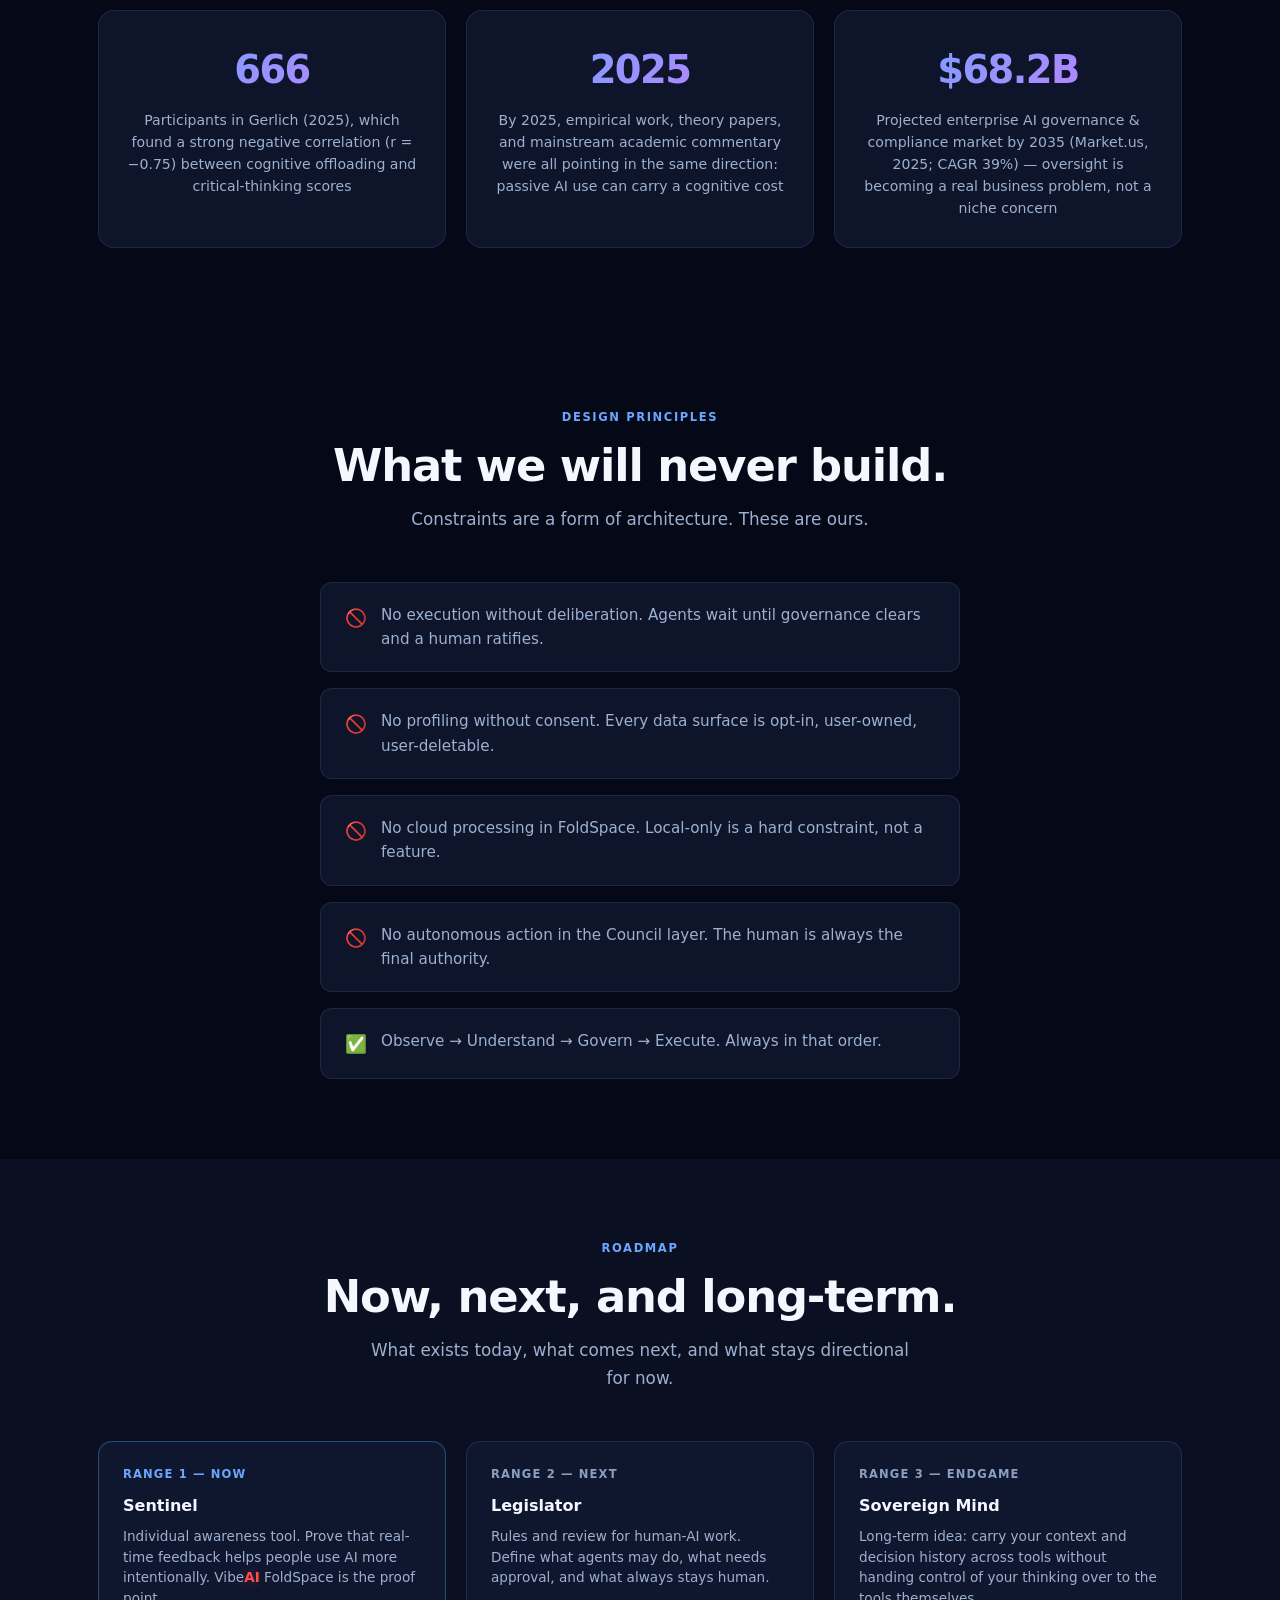
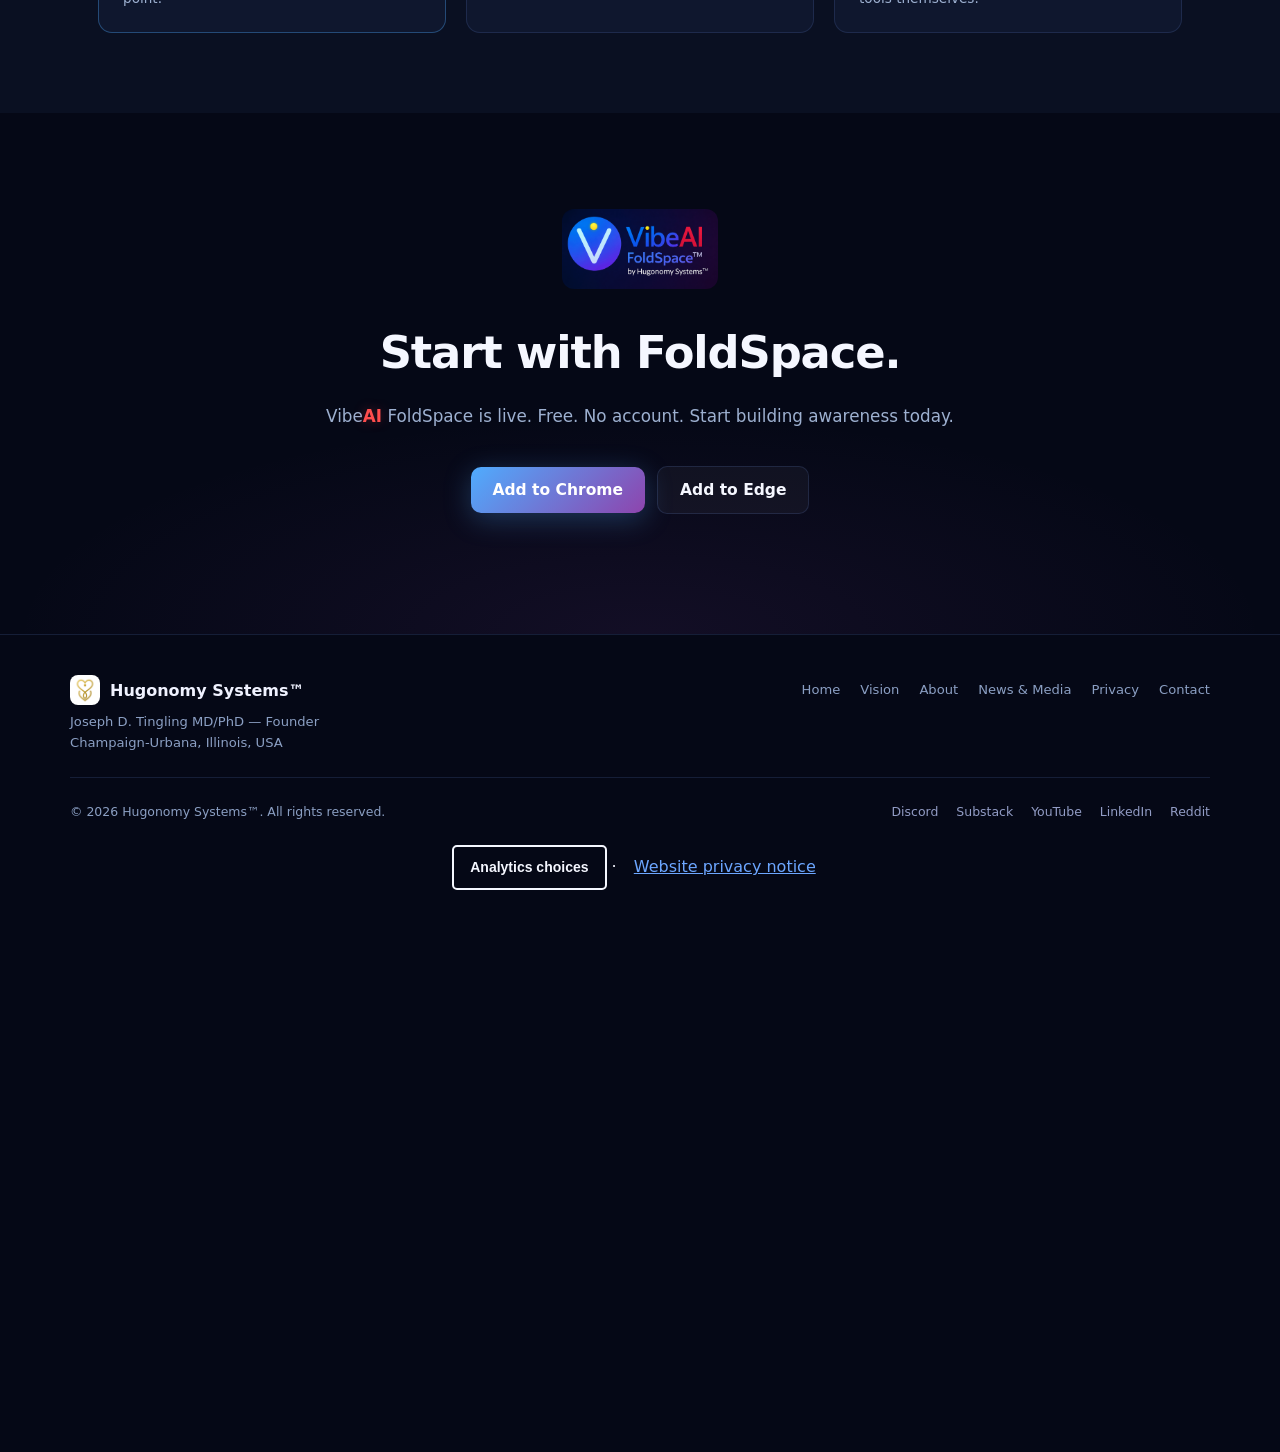
<file: vision.html>
<!DOCTYPE html>
<html lang="en">
<head>
  <meta charset="UTF-8">
  <meta name="viewport" content="width=device-width, initial-scale=1.0">
  <meta name="robots" content="index,follow,max-image-preview:large">
  <meta name="author" content="Joseph D. Tingling MD/PhD">
  <meta name="theme-color" content="#050816">
  <title>Vision — Hugonomy Systems</title>
  <link rel="stylesheet" href="/website-analytics.css">
  <script src="/website-analytics.js" defer></script>
  <meta name="description" content="Hugonomy's vision: human-centered tools that help people stay aware, intentional, and in control while using AI.">
  <meta property="og:title" content="Vision — Hugonomy Systems">
  <meta property="og:description" content="Human-centered tools that help people stay aware, intentional, and in control while using AI.">
  <meta property="og:image" content="https://hugonomy.com/assets/images/hero-lifestyle-hud.jpg">
  <meta property="og:url" content="https://hugonomy.com/vision.html">
  <meta property="og:site_name" content="Hugonomy Systems">
  <meta property="og:type" content="website">
  <meta name="twitter:card" content="summary_large_image">
  <meta name="twitter:title" content="Vision - Hugonomy Systems">
  <meta name="twitter:description" content="Human-centered tools that help people stay aware, intentional, and in control while using AI.">
  <meta name="twitter:image" content="https://hugonomy.com/assets/images/hero-lifestyle-hud.jpg">
  <link rel="icon" type="image/png" sizes="32x32" href="assets/icons/favicon-32x32.png">
  <link rel="icon" type="image/png" sizes="16x16" href="assets/icons/favicon-16x16.png">
  <link rel="icon" type="image/png" sizes="128x128" href="assets/icons/icon128.png">
  <link rel="apple-touch-icon" sizes="180x180" href="assets/icons/apple-touch-icon.png">
  <link rel="stylesheet" href="assets/css/styles.css">
  <style>
    .vision-hero { padding: 140px 24px 80px; text-align: center; position: relative; overflow: hidden; }
    .vision-hero::before {
      content: ''; position: absolute; inset: 0;
      background: radial-gradient(ellipse 80% 50% at 50% 0%, rgba(142,68,173,0.15) 0%, transparent 70%);
      pointer-events: none; z-index: 1;
    }
    .vision-orb-video {
      position: absolute; inset: 0; width: 100%; height: 100%;
      object-fit: cover; opacity: 0.18; z-index: 0;
      pointer-events: none;
    }
    .vision-hero .container { position: relative; z-index: 2; }
    .stack-card--logo-right { grid-template-columns: minmax(0, 1fr) auto; align-items: center; gap: 24px; }
    .stack-product-logo-right {
      height: auto; border-radius: 14px;
      flex-shrink: 0; align-self: center; justify-self: end;
    }
    .stack-product-logo-right--lens { width: 175px; }
    .stack-product-logo-right--council { width: 155px; }
    .stack-card--logo-right .stack-badge { margin-bottom: 10px; }
    .vision-hero blockquote {
      font-size: clamp(1.5rem, 4vw, 2.4rem); font-weight: 800;
      line-height: 1.2; letter-spacing: -0.02em;
      margin: 32px auto; max-width: 700px;
      border: none; padding: 0;
    }
    .vision-hero blockquote em { font-style: normal; }
    .vision-hero-sub { font-size: 1.1rem; color: var(--text-secondary); max-width: 600px; margin: 0 auto; }
    .stack-section { padding: 80px 0; }
    .stack-intro { max-width: 640px; margin: 0 auto 56px; text-align: center; }
    .stack-grid { display: grid; gap: 24px; }
    .stack-card {
      background: var(--brand-card); border: 1px solid var(--brand-border);
      border-radius: 20px; padding: 36px;
      display: grid; grid-template-columns: minmax(0, 1fr) auto; gap: 16px; align-items: start;
    }
    .stack-card > div { min-width: 0; }
    .stack-card--live { border-color: rgba(79,172,254,0.35); }
    .stack-card--next { border-color: rgba(142,68,173,0.3); }
    .stack-badge {
      font-size: 0.72rem; font-weight: 700; letter-spacing: 0.1em;
      text-transform: uppercase; padding: 5px 12px; border-radius: 20px;
      white-space: nowrap; align-self: start;
    }
    .stack-badge--live { background: rgba(79,172,254,0.12); color: var(--brand-blue); border: 1px solid rgba(79,172,254,0.3); }
    .stack-badge--next { background: rgba(142,68,173,0.12); color: #c77dff; border: 1px solid rgba(142,68,173,0.3); }
    .stack-badge--horizon { background: rgba(255,255,255,0.05); color: var(--text-muted); border: 1px solid rgba(255,255,255,0.1); }
    .stack-card h3 { font-size: 1.25rem; font-weight: 800; margin-bottom: 10px; }
    .stack-card p { color: var(--text-secondary); font-size: 0.95rem; line-height: 1.6; }
    .stack-card .stack-sub { font-size: 0.82rem; color: var(--text-muted); margin-top: 12px; }
    @media (max-width: 780px) {
      .stack-card,
      .stack-card--logo-right {
        grid-template-columns: 1fr;
        gap: 18px;
        padding: 28px 24px;
      }
      .stack-card > .stack-badge {
        order: -1;
        justify-self: start;
      }
      .stack-product-logo-right {
        justify-self: center;
        margin-top: 2px;
      }
      .stack-product-logo-right--lens { width: min(175px, 48vw); }
      .stack-product-logo-right--council { width: min(155px, 42vw); }
      .research-visual--stack { margin-top: 18px; }
    }
    /* Position statement (added 2026-05-22) — long-form essay layout with
       generous reading column + section subheads. Distinct from other vision
       sections because the body is paragraph-heavy academic prose, not
       card grids. */
    .position-statement-section {
      padding: 80px 0 64px;
    }
    .position-statement-body {
      max-width: 720px;
      margin: 36px auto 0;
      color: var(--text-secondary);
      font-size: 1rem;
      line-height: 1.75;
    }
    .position-statement-body p {
      margin: 0 0 18px;
    }
    .position-statement-body p strong {
      color: var(--text-primary);
    }
    .position-statement-body em {
      color: var(--text-primary);
    }
    .position-statement-preamble {
      font-size: 1.02rem;
      color: var(--text-secondary);
      font-style: italic;
      padding-bottom: 24px;
      border-bottom: 1px solid var(--brand-border);
      margin-bottom: 32px !important;
    }
    .position-statement-subhead {
      font-size: 1.15rem;
      font-weight: 700;
      color: var(--text-primary);
      letter-spacing: -0.01em;
      margin: 36px 0 14px;
    }
    .position-statement-subhead--refs {
      margin-top: 48px;
      padding-top: 24px;
      border-top: 1px solid var(--brand-border);
    }
    .position-statement-sig {
      margin-top: 32px !important;
      padding-top: 20px;
      border-top: 1px solid var(--brand-border);
      text-align: right;
      color: var(--text-primary);
      font-size: 0.95rem;
    }
    .position-statement-mirror {
      margin-top: 18px !important;
      margin-bottom: 28px !important;
      font-size: 0.88rem;
      color: var(--text-secondary);
      text-align: right;
      font-style: italic;
    }
    .position-statement-mirror a {
      color: var(--brand-blue);
      text-decoration: none;
      border-bottom: 1px solid rgba(108,166,255,0.35);
      font-style: normal;
      margin-left: 4px;
    }
    .position-statement-mirror a:hover {
      border-bottom-color: rgba(108,166,255,0.7);
    }
    .position-statement-refs-note {
      font-size: 0.82rem;
      color: var(--text-muted);
      margin: 0 0 4px;
    }
    @media (max-width: 720px) {
      .position-statement-body { padding: 0 12px; font-size: 0.96rem; }
      .position-statement-subhead { font-size: 1.08rem; }
    }
    .doctrine-section { background: var(--brand-mid); padding: 80px 0; }
    .doctrine-grid { display: grid; grid-template-columns: repeat(auto-fit, minmax(280px, 1fr)); gap: 20px; margin-top: 48px; }
    .doctrine-card {
      background: var(--brand-card); border: 1px solid var(--brand-border);
      border-radius: 16px; padding: 28px;
    }
    .doctrine-card .layer-num {
      font-size: 0.72rem; font-weight: 700; letter-spacing: 0.12em; text-transform: uppercase;
      color: var(--brand-blue); margin-bottom: 10px;
    }
    .doctrine-card h4 { font-size: 1rem; font-weight: 700; margin-bottom: 8px; }
    .doctrine-card p { color: var(--text-secondary); font-size: 0.88rem; line-height: 1.6; }
    .principle-section { padding: 80px 0; text-align: center; }
    .principle-section .section-sub { margin: 0 auto 48px; }
    .principle-list { list-style: none; max-width: 640px; margin: 0 auto; display: grid; gap: 16px; }
    .principle-list li {
      background: var(--brand-card); border: 1px solid var(--brand-border);
      border-radius: 12px; padding: 20px 24px;
      font-size: 0.95rem; color: var(--text-secondary);
      text-align: left; display: flex; gap: 14px; align-items: flex-start;
    }
    .principle-list li .p-icon { font-size: 1.1rem; flex-shrink: 0; margin-top: 1px; }
    .roadmap-section { background: var(--brand-mid); padding: 80px 0; }
    .roadmap-grid { display: grid; grid-template-columns: repeat(auto-fit, minmax(200px, 1fr)); gap: 20px; margin-top: 48px; }
    .roadmap-card {
      background: var(--brand-card); border: 1px solid var(--brand-border);
      border-radius: 14px; padding: 24px; position: relative;
    }
    .roadmap-card .range-label {
      font-size: 0.72rem; font-weight: 700; letter-spacing: 0.1em;
      text-transform: uppercase; color: var(--text-muted); margin-bottom: 10px;
    }
    .roadmap-card h4 { font-size: 1rem; font-weight: 700; margin-bottom: 8px; }
    .roadmap-card p { color: var(--text-secondary); font-size: 0.85rem; line-height: 1.5; }
    .roadmap-card--active { border-color: rgba(79,172,254,0.35); }
    .roadmap-card--active .range-label { color: var(--brand-blue); }
  </style>
  <link rel="canonical" href="https://hugonomy.com/vision.html">
</head>
<body>

<nav aria-label="Site navigation">
  <div class="nav-inner">
    <a class='nav-logo' href='/'>
      <img src="assets/icons/icon128.png" alt="VibeAI FoldSpace icon">
      <span class="nav-logo-text">Hugonomy Systems</span>
    </a>
    <div class="nav-links" id="navLinks">
      <a href='/'>Home</a>
      <a class='nav-active' href='/vision'>Vision</a>
      <a href='/about'>About</a>
      <a href='/news'>News &amp; Media</a>
      <a href='/shape'>Shape</a>
      <a href='/privacy'>Privacy</a>
      <a class='btn-nav' href='/#install-actions'>Install Free</a>
    </div>
    <button type="button" class="nav-hamburger" id="navHamburger" aria-label="Open navigation" aria-expanded="false" onclick="toggleNav()">
      <span></span><span></span><span></span>
    </button>
  </div>
</nav>

<!-- ── Page section nav (in-page jump nav) ─────────────────────────────── -->
<nav class="section-nav" id="sectionNav" aria-label="Page sections">
  <button type="button" class="section-nav-toggle" id="sectionNavToggle" aria-expanded="false" aria-controls="sectionNavList" onclick="toggleSectionNav()">
    <span class="section-nav-toggle-icon" aria-hidden="true">&#9776;</span>
    <span>Sections</span>
  </button>
  <ul class="section-nav-list" id="sectionNavList">
    <li><a href="#position-statement" data-section="position-statement"><span class="section-nav-dot" aria-hidden="true"></span>Our Stance</a></li>
    <li><a href="#study" data-section="study"><span class="section-nav-dot" aria-hidden="true"></span>The Study</a></li>
    <li><a href="#stack" data-section="stack"><span class="section-nav-dot" aria-hidden="true"></span>Products</a></li>
    <li><a href="#roadmap" data-section="roadmap"><span class="section-nav-dot" aria-hidden="true"></span>Roadmap</a></li>
  </ul>
</nav>

<header class="vision-hero">
  <video class="vision-orb-video" autoplay muted loop playsinline aria-hidden="true">
    <source src="assets/video/hugonomy-orb.mp4" type="video/mp4">
  </video>
  <div class="container">
    <div class="page-brand-strip">
      <img src="assets/images/logo-vibeai-foldspace.png" alt="VibeAI FoldSpace by Hugonomy Systems" class="page-brand-logo">
    </div>
    <p class="section-label">The vision</p>
    <blockquote>
      <span class="gradient-text">Your train of thought<br>should stay yours.</span>
    </blockquote>
    <p class="vision-hero-sub">
      AI is becoming a place where people think, write, decide, and draft.
      Hugonomy builds tools that help people stay aware while using it —
      and we want to prove that this kind of feedback actually changes behavior.
      Scroll to see the question we are trying to test.
    </p>
  </div>
</header>

<!-- ── Position Statement (added 2026-05-22) — Joseph's formal position on
     human-AI cognitive governance. Sits before The Open Question because
     the position establishes the philosophical ground; The Open Question
     turns it into a testable research question. ──────────────────────── -->
<section class="position-statement-section" id="position-statement">
  <div class="container">
    <p class="section-label">Position statement</p>
    <h2 class="section-title">Where Hugonomy Stands &mdash; A Position, Not a Conclusion</h2>
    <div class="position-statement-body">
      <p class="position-statement-preamble">
        This is a public statement of where my thinking sits at this moment. It is not a
        manifesto. It is not a finished theory. It is a marker &mdash; so that future versions
        of this work can be traced back to what I actually believed, and what I did not yet
        know, when I started building.
      </p>

      <h3 class="position-statement-subhead">The observation that motivates this work</h3>

      <p><strong>Human-AI cognition is a coupled system.</strong></p>

      <p>
        Edwin Hutchins's foundational work on <em>distributed
        cognition</em> (<em>Cognition in the Wild</em>, 1995) showed that complex cognitive
        tasks &mdash; navigating a Navy ship across an ocean, for instance &mdash; aren't
        performed by individual minds working with tools to help. They're performed by the
        whole system: navigator, chart, compass, rangefinder, the bearings being called out,
        the procedures, the other crew members, the ship itself. Remove the compass and you
        don't have a navigator working without a key tool. You have a fundamentally different
        cognitive system that computes position differently. The thinking is <em>in</em> the
        configuration. The unit of analysis is the whole functional system, not the individual
        mind.
      </p>

      <p>
        This is what happens when a person works with a generative AI. The thinking is no
        longer happening only inside the person's head. It is distributed across the person,
        the model, and the artifacts they produce together. And the output of that system can
        look indistinguishable whether the person did most of the cognitive work or almost
        none of it. <em>The artifact does not reveal who did the thinking.</em>
      </p>

      <p>
        Prior cognitive tools externalized capability <em>visibly</em>. The calculator shows
        you what it computed. The map shows you the route. The compass shows you the bearing,
        but not the destination; the large language model shows you the destination, but hides
        the bearing. The user always knew where their work ended and the tool's began. Large
        language models externalize <em>reasoning itself</em>, and they do so invisibly. A
        user can read a fluent answer and feel intellectually involved because they touched
        the artifact, while the key reasoning transitions occurred outside them. A programmer
        can accept a confident solution before fully modeling its logic. The user often cannot
        detect, in the moment, when evaluation stopped and acceptance began.
      </p>

      <p>
        I want to be clear about what this position is not. It is not anti-offloading.
        Cognitive offloading is inevitable, often beneficial, and frequently the right move
        &mdash; no one should compute compound interest by hand for the sake of cognitive
        purity. The concern is not delegation itself. It is <em>unexamined</em> delegation,
        where the boundary between human reasoning and machine reasoning becomes invisible to
        the human inside the loop. This is the cognitive-offloading problem named by
        researchers like Gerlich and Kabashkin, and a concern UIUC's Mary Frances Phillips
        and Koustuv Saha raise in their recent commentary. The question is not
        whether AI is dangerous. The question is what kind of thinker the human becomes when
        most of their thinking is delegable, <em>and they cannot see, in the moment, that the
        delegation is happening.</em>
      </p>

      <h3 class="position-statement-subhead">The framework I am operating within</h3>

      <p>
        The cognitive dynamic between a human and an AI falls into one of three states.
        <em>Negative-sum:</em> the human's capacity atrophies &mdash; the system produces good
        output, but the person doing the work loses some of their ability to do it without the
        AI. <em>Zero-sum:</em> the AI substitutes for the human without growth or loss &mdash;
        the task gets done, but the human doesn't develop. <em>Positive-sum:</em> the AI frees
        the human into thinking they could not have reached alone &mdash; the human grows by
        working with the system.
      </p>

      <p>
        Which state any given interaction occupies is set by <em>the human's engagement</em>.
        And engagement is precisely the variable that is invisible to both the user and any
        external system.
      </p>

      <p>
        I believe most current AI interactions sit in the zero-sum or negative-sum state by
        default. Not because users are careless, but because nothing in the system makes the
        cognitive distribution visible to them. The ship's navigator can see the compass. The
        AI user cannot see where their thinking ends and the model's begins.
      </p>

      <h3 class="position-statement-subhead">The direction this work is pointed</h3>

      <p>
        The dominant response to this problem locates the safeguard inside the AI itself:
        train models to refuse when refusal would protect the user from offloading. This is
        the work serious people are doing, and it matters. But it is incomplete. Refusal
        systems are unreliable, institutional adoption lags, and the user remains the only
        party present in every interaction.
      </p>

      <p>
        Beyond the AI-system layer and the institutional layer, I am building toward a third:
        a <em>user-facing reflection layer</em> that makes the user's own cognitive engagement
        visible to them in real time, without forcing judgment from the system itself. The aim
        is not to police the user. The aim is <em>sovereign awareness</em> &mdash; by which I
        mean the user's ability to see, evaluate, interrupt, and redirect the thinking
        happening across themselves and the system. The user remains the active, governing
        party in their own cognition, with the AI serving as the instrument rather than the
        agent.
      </p>

      <p>
        This is the bet. The instrument exists in early form. Whether it works at scale is an
        empirical question I cannot answer alone. The work, and this statement, are public so
        that the position is on record and the question is examinable.
      </p>

      <p class="position-statement-sig">
        &mdash; Joseph Tingling, MD/PhD<br>
        <em>Hugonomy &mdash; May 2026</em>
      </p>

      <p class="position-statement-mirror">
        Also published on Substack:
        <a href="https://open.substack.com/pub/glyphweaveralpha/p/where-hugonomy-stands-a-position?r=26tfql&amp;utm_campaign=post-expanded-share&amp;utm_medium=web"
           target="_blank" rel="noopener noreferrer">
          Where Hugonomy Stands &mdash; A Position, Not a Conclusion &rarr;
        </a>
      </p>

      <h3 class="position-statement-subhead position-statement-subhead--refs">References</h3>
      <p class="position-statement-refs-note">Click any reference to expand it. Sorted strongest evidence first.</p>

      <div class="ref-stack" id="refStack" role="list" aria-label="References">
        <div class="ref-stack-item ref-stack-item--open" role="listitem">
          <button type="button" class="ref-stack-tab" aria-expanded="true">
            <span class="ref-stack-tab-title">Qazi et al. (2026) &mdash; NEJM AI</span>
            <span class="ref-stack-tab-meta"><span class="evidence-tier evidence-tier--t1">T1 &middot; RCT</span><span class="ref-stack-caret">&#x25BE;</span></span>
          </button>
          <div class="ref-stack-body">
            <div class="ref-stack-body-inner">
              <p class="ref-stack-citation">Qazi, I. A., Ali, A., Khawaja, A. U., Akhtar, M. J., Sheikh, A. Z., &amp; Alizai, M. H. (2026). Automation bias in large language model&ndash;assisted diagnostic reasoning among physicians trained in AI literacy &mdash; A randomized clinical trial. <em>NEJM AI</em>.</p>
              <p class="ref-stack-why">The only experimental (not correlational) evidence in this list &mdash; 20 hours of AI-literacy training did not prevent automation bias.</p>
              <a class="ref-stack-doi" href="https://doi.org/10.1056/AIoa2501001" target="_blank" rel="noopener noreferrer">doi.org/10.1056/AIoa2501001 &#x2197;</a>
            </div>
          </div>
        </div>

        <div class="ref-stack-item" role="listitem">
          <button type="button" class="ref-stack-tab" aria-expanded="false">
            <span class="ref-stack-tab-title">Gerlich (2025) &mdash; Societies</span>
            <span class="ref-stack-tab-meta"><span class="evidence-tier evidence-tier--empirical">T3</span><span class="ref-stack-caret">&#x25BE;</span></span>
          </button>
          <div class="ref-stack-body">
            <div class="ref-stack-body-inner">
              <p class="ref-stack-citation">Gerlich, M. (2025). AI tools in society: Impacts on cognitive offloading and the future of critical thinking. <em>Societies, 15</em>(1), Article 6.</p>
              <p class="ref-stack-why">n = 666, r = &minus;0.75 between cognitive offloading and critical-thinking scores. Correlational, not causal &mdash; stated plainly, not hidden.</p>
              <a class="ref-stack-doi" href="https://doi.org/10.3390/soc15010006" target="_blank" rel="noopener noreferrer">doi.org/10.3390/soc15010006 &#x2197;</a>
            </div>
          </div>
        </div>

        <div class="ref-stack-item" role="listitem">
          <button type="button" class="ref-stack-tab" aria-expanded="false">
            <span class="ref-stack-tab-title">Kabashkin (2025) &mdash; Information</span>
            <span class="ref-stack-tab-meta"><span class="evidence-tier evidence-tier--framework">T4</span><span class="ref-stack-caret">&#x25BE;</span></span>
          </button>
          <div class="ref-stack-body">
            <div class="ref-stack-body-inner">
              <p class="ref-stack-citation">Kabashkin, I. (2025). Cognitive atrophy paradox of AI&ndash;human interaction: From cognitive growth and atrophy to balance. <em>Information, 16</em>(11), Article 1009.</p>
              <p class="ref-stack-why">A theoretical model, not a measurement &mdash; the CSI/CAP framework Hugonomy's internal measurement vocabulary is built on.</p>
              <a class="ref-stack-doi" href="https://doi.org/10.3390/info16111009" target="_blank" rel="noopener noreferrer">doi.org/10.3390/info16111009 &#x2197;</a>
            </div>
          </div>
        </div>

        <div class="ref-stack-item" role="listitem">
          <button type="button" class="ref-stack-tab" aria-expanded="false">
            <span class="ref-stack-tab-title">Hutchins (1995) &mdash; <em>Cognition in the Wild</em></span>
            <span class="ref-stack-tab-meta"><span class="evidence-tier evidence-tier--framework">T4</span><span class="ref-stack-caret">&#x25BE;</span></span>
          </button>
          <div class="ref-stack-body">
            <div class="ref-stack-body-inner">
              <p class="ref-stack-citation">Hutchins, E. (1995). <em>Cognition in the wild.</em> MIT Press.</p>
              <p class="ref-stack-why">The foundational distributed-cognition text &mdash; thinking has always been partly external. The question is whether the external part stays reflective or goes passive.</p>
            </div>
          </div>
        </div>

        <div class="ref-stack-item" role="listitem">
          <button type="button" class="ref-stack-tab" aria-expanded="false">
            <span class="ref-stack-tab-title">Zhang et al. (2025) &mdash; arXiv preprint</span>
            <span class="ref-stack-tab-meta"><span class="evidence-tier evidence-tier--framework">T4</span><span class="ref-stack-caret">&#x25BE;</span></span>
          </button>
          <div class="ref-stack-body">
            <div class="ref-stack-body-inner">
              <p class="ref-stack-citation">Zhang, Y., Li, M., Han, W., Yao, Y., Cen, Z., &amp; Zhao, D. (2025). Safety is not only about refusal: Reasoning-enhanced fine-tuning for interpretable LLM safety. <em>arXiv preprint</em> arXiv:2503.05021.</p>
              <p class="ref-stack-why">Technical grounding on how model-side safety reasoning works &mdash; the model-side layer Hugonomy's reception-layer instrumentation sits alongside, not on top of.</p>
              <a class="ref-stack-doi" href="https://arxiv.org/abs/2503.05021" target="_blank" rel="noopener noreferrer">arxiv.org/abs/2503.05021 &#x2197;</a>
            </div>
          </div>
        </div>

        <div class="ref-stack-item" role="listitem">
          <button type="button" class="ref-stack-tab" aria-expanded="false">
            <span class="ref-stack-tab-title">Arditi et al. (2024) &mdash; NeurIPS</span>
            <span class="ref-stack-tab-meta"><span class="evidence-tier evidence-tier--framework">T4</span><span class="ref-stack-caret">&#x25BE;</span></span>
          </button>
          <div class="ref-stack-body">
            <div class="ref-stack-body-inner">
              <p class="ref-stack-citation">Arditi, A., Obeso, O., Syed, A., Paleka, D., Panickssery, N., Gurnee, W., &amp; Nanda, N. (2024). Refusal in language models is mediated by a single direction. <em>Advances in Neural Information Processing Systems, 38</em>.</p>
              <p class="ref-stack-why">Mechanistic-interpretability grounding for how models represent refusal internally &mdash; background context, not a claim about users.</p>
              <a class="ref-stack-doi" href="https://arxiv.org/abs/2406.11717" target="_blank" rel="noopener noreferrer">arxiv.org/abs/2406.11717 &#x2197;</a>
            </div>
          </div>
        </div>

        <div class="ref-stack-item" role="listitem">
          <button type="button" class="ref-stack-tab" aria-expanded="false">
            <span class="ref-stack-tab-title">Phillips &amp; Saha (2026) &mdash; The Opinion Pages</span>
            <span class="ref-stack-tab-meta"><span class="evidence-tier evidence-tier--framework">T5</span><span class="ref-stack-caret">&#x25BE;</span></span>
          </button>
          <div class="ref-stack-body">
            <div class="ref-stack-body-inner">
              <p class="ref-stack-citation">Phillips, M. F., &amp; Saha, K. (2026, April 14). Ethical guidelines for AI. <em>The Opinion Pages</em>.</p>
              <p class="ref-stack-why">Expert commentary, not a study &mdash; included for the ethics framing, not as evidence of an effect.</p>
              <a class="ref-stack-doi" href="https://theopinionpages.com/2026/04/ethical-guidelines-for-ai/" target="_blank" rel="noopener noreferrer">theopinionpages.com &#x2197;</a>
            </div>
          </div>
        </div>
      </div>
    </div>
  </div>
</section>

<!-- ── The Open Question ─────────────────────────────────────────────── -->
<section class="study-section" id="study">
  <div class="container">
    <p class="section-label">The open question</p>
    <h2 class="section-title">We built the tool.<br>Now we want to test it.</h2>
    <p class="section-sub">
      Early research shows a consistent signal: passive AI use correlates with cognitive decline.
      But all of that research measures outcomes <em>after</em> the fact — surveys, post-hoc scores, theoretical models.
      Nobody has tested whether real-time awareness feedback actually changes how people engage with AI
      <em>while it's happening</em>. We want to be the ones who find out — honestly, rigorously, in public.
      And if the answer is no, the world deserves to know that too.
    </p>

    <div class="study-gap">
      <p class="study-gap-label">The gap in the current science</p>
      <p>"What's missing is a tool that observes how people actually engage with AI while the conversation is happening. Today there is no real-time feedback about how someone is interacting with AI." — Hugonomy advisor pitch, UIUC EIR, March 2026</p>
    </div>

    <div class="study-hypothesis">
      <p class="study-hypothesis-label">The hypothesis</p>
      <h3>If you can see your own thinking engagement in real time — does it change how you think?</h3>
      <p>We believe the answer is yes. Real-time awareness of passive acceptance should interrupt the drift before it becomes a habit. But belief isn't science. We want to measure it.</p>
    </div>

    <a href="https://youtu.be/uxwuIazVryw?si=ux_K1OH48KqRxkx3"
       target="_blank" rel="noopener noreferrer"
       class="video-image-link video-image-link--study"
       aria-label="Watch the research wedge explainer on YouTube">
      <img src="assets/images/research-wedge-study.jpg"
           alt="Study design: 2-week randomized pilot testing whether real-time cognitive awareness changes AI engagement behavior"
           class="study-visual">
    </a>
    <p class="video-link-note">
      <a href="https://youtu.be/uxwuIazVryw?si=ux_K1OH48KqRxkx3" target="_blank" rel="noopener noreferrer">Watch the explainer on YouTube &#x2197;</a>
    </p>

    <div class="study-design-grid">
      <div class="study-design-card">
        <h4>Study Design</h4>
        <p><strong>2-week randomized pilot.</strong> Treatment group sees live Vibe<span class="vibe-ai">AI</span> FoldSpace cognitive feedback during AI conversations. Control group uses the same AI tools with no engagement feedback shown. Pre/post behavioral mapping.</p>
      </div>
      <div class="study-design-card">
        <h4>Participants</h4>
        <p><strong>n ≈ 50 students.</strong> Target: university cohort using AI tools for coursework. Mixed AI usage frequency. Diverse academic backgrounds. Minimal risk — all data stays on device, local-first architecture.</p>
      </div>
      <div class="study-design-card">
        <h4>What We Measure</h4>
        <p><strong>Behavioral:</strong> active vs. passive engagement ratio, session persistence, message depth, reflection frequency.<br><br><strong>Self-reported:</strong> pre/post survey on AI overreliance, mindfulness, and <a class='glossary-inline' href='/about#metacognition'>metacognition</a> — your awareness of your own thinking as it happens.</p>
      </div>
      <div class="study-design-card">
        <h4>The Grounded Hypothesis</h4>
        <p>Users who see a real-time <strong>"Thinking Engagement"</strong> signal will display meaningfully different interaction patterns compared to users without feedback — moving from passive acceptance toward active inquiry.</p>
      </div>
    </div>

    <div class="study-honest-note">
      <p>
        <strong>We are not claiming this works.</strong> <strong><em>We are claiming it's worth testing</em></strong> — with enough scientific rigor that the result, positive or negative, adds something real to the field.
        If real-time cognitive awareness doesn't change behavior, that finding matters just as much.
        The AI era needs honest instruments, not just optimistic ones.
      </p>
    </div>

    <div class="study-cta">
      <h3>If this question matters to you — we want to hear from you.</h3>
      <p>We're looking for academic partners, researchers, and institutions willing to help design and run a rigorous pilot. IRB-ready. Local-first architecture. Consent-gated from day one.</p>
      <div class="study-cta-roles">
        <span class="study-cta-role">University researchers</span>
        <span class="study-cta-role">Cognitive scientists</span>
        <span class="study-cta-role">Education technologists</span>
        <span class="study-cta-role">IRB coordinators</span>
        <span class="study-cta-role">Curious institutions</span>
      </div>
      <a href="https://discord.gg/B8AVMPwrdY" target="_blank" rel="noopener noreferrer" class="btn-primary">Start the conversation on Discord &rarr;</a>
    </div>
  </div>
</section>

<!-- ── The Product Stack ─────────────────────────────────────────────── -->
<section class="stack-section" id="stack">
  <div class="container">
    <p class="section-label">The stack</p>
    <div class="stack-intro">
      <h2 class="section-title">Three products. Three horizons.</h2>
      <p class="section-sub">
        What exists now, what comes next, and what stays longer-term —
        all built around the same rule: notice first, understand second, automate last.
      </p>
    </div>
    <div class="stack-grid">

      <div class="stack-card stack-card--live">
        <div>
          <h3>Vibe<span class="vibe-ai">AI</span> FoldSpace&#x2122;</h3>
          <p>
            A real-time awareness HUD for AI conversations. Runs entirely in your browser —
            no cloud, no accounts, no profiling. Shows your thinking stage (Exploring, Evaluating,
            Refining, Passive Mode) as it shifts. Activates the Thinking Mirror when you accept
            an AI response too quickly.
          </p>
          <p class="stack-sub">Chrome &amp; Edge · Local-only · Consent-gated</p>
          <img src="assets/images/research-awareness-layer.jpg"
               alt="Visual showing FoldSpace helping a person notice AI drift and stay engaged in the conversation"
               class="research-visual research-visual--stack">
        </div>
        <span class="stack-badge stack-badge--live">Live now</span>
      </div>

      <div class="stack-card stack-card--next stack-card--logo-right">
        <div>
          <span class="stack-badge stack-badge--next">Next</span>
          <h3>AllMinds Lens&#x2122;</h3>
          <p>
            Built for cross-session work. Where FoldSpace helps inside one conversation,
            Lens is meant to reconnect your thinking across many sessions — with your consent
            and under your control.
          </p>
          <p class="stack-sub">Next active build · Separate codebase from FoldSpace · Different trust model</p>
        </div>
        <img src="assets/images/logo-allminds-lens.png" alt="AllMinds Lens" class="stack-product-logo-right stack-product-logo-right--lens">
      </div>

      <div class="stack-card stack-card--logo-right">
        <div>
          <span class="stack-badge stack-badge--horizon">Horizon</span>
          <h3>AllMinds Council&#x2122;</h3>
          <p>
            A longer-term concept for coordinated multi-agent work with explicit rules,
            human review, and human sign-off before action. Directional, not a shipping product.
          </p>
          <p class="stack-sub">Long-term · Multi-agent work · Explicit rules · Human sign-off</p>
        </div>
        <img src="assets/images/logo-allminds-council.jpg" alt="AllMinds Council" class="stack-product-logo-right stack-product-logo-right--council">
      </div>

    </div>
  </div>
</section>

<!-- ── The Doctrine ──────────────────────────────────────────────────── -->
<section class="doctrine-section">
  <div class="container">
    <p class="section-label">Architecture</p>
    <h2 class="section-title">Three problems. Three responses.</h2>
    <p class="section-sub">
      As AI use expands, we see three human problems that need different kinds of tools.
      The Hugonomy roadmap is our attempt to respond to them step by step.
    </p>
    <div class="doctrine-grid">
      <div class="doctrine-card">
        <p class="layer-num">&#x1F9E0; Layer 1 — Cognitive Erosion</p>
        <h4>AI performs the reasoning. Humans stop practicing it.</h4>
        <p>
          The pain in one line: your thinking has no mirror. Vibe<span class="vibe-ai">AI</span> FoldSpace is the answer —
          a real-time signal that shows whether you're engaging or accepting.
        </p>
      </div>
      <div class="doctrine-card">
        <p class="layer-num">&#x1F517; Layer 2 — Cognitive Fragmentation</p>
        <h4>No continuity across sessions. Your thinking resets every time.</h4>
        <p>
          Every AI conversation starts cold. AllMinds Lens is meant to reconnect your work
          across sessions — with your consent and under your control.
        </p>
      </div>
      <div class="doctrine-card">
        <p class="layer-num">&#x1F3DB; Layer 3 — Governance Vacuum</p>
        <h4>No structure for AI-assisted decisions. No accountability.</h4>
        <p>
          Teams are starting to let agents act before they have clear oversight.
          AllMinds Council is the long-term answer — review before execution, human sign-off before action.
        </p>
      </div>
    </div>
  </div>
</section>

<!-- ── Why This Matters Now ───────────────────────────────────────────── -->
<section class="why-matters-section">
  <div class="container">
    <p class="section-label">Why now</p>
    <h2 class="section-title">The window is narrow.</h2>
    <p class="section-sub">
      The habits people build around AI now will shape how they think with it later.
      We want better defaults before passive use becomes normal.
    </p>
    <div class="why-matters-grid">
      <div class="why-matters-card">
        <span class="why-matters-stat">666</span>
        <p>Participants in Gerlich (2025), which found a strong negative correlation (r = &minus;0.75) between cognitive offloading and critical-thinking scores</p>
      </div>
      <div class="why-matters-card">
        <span class="why-matters-stat">2025</span>
        <p>By 2025, empirical work, theory papers, and mainstream academic commentary were all pointing in the same direction: passive AI use can carry a cognitive cost</p>
      </div>
      <div class="why-matters-card">
        <span class="why-matters-stat">$68.2B</span>
        <p>Projected enterprise AI governance &amp; compliance market by 2035 (Market.us, 2025; CAGR 39%) &mdash; oversight is becoming a real business problem, not a niche concern</p>
      </div>
    </div>
  </div>
</section>

<!-- ── Design Principles ─────────────────────────────────────────────── -->
<section class="principle-section">
  <div class="container">
    <p class="section-label">Design principles</p>
    <h2 class="section-title">What we will never build.</h2>
    <p class="section-sub">
      Constraints are a form of architecture. These are ours.
    </p>
    <ul class="principle-list">
      <li><span class="p-icon">&#x1F6AB;</span> No execution without deliberation. Agents wait until governance clears and a human ratifies.</li>
      <li><span class="p-icon">&#x1F6AB;</span> No profiling without consent. Every data surface is opt-in, user-owned, user-deletable.</li>
      <li><span class="p-icon">&#x1F6AB;</span> No cloud processing in FoldSpace. Local-only is a hard constraint, not a feature.</li>
      <li><span class="p-icon">&#x1F6AB;</span> No autonomous action in the Council layer. The human is always the final authority.</li>
      <li><span class="p-icon">&#x2705;</span> Observe → Understand → Govern → Execute. Always in that order.</li>
    </ul>
  </div>
</section>

<!-- ── Strategic Roadmap ─────────────────────────────────────────────── -->
<section class="roadmap-section" id="roadmap">
  <div class="container">
    <p class="section-label">Roadmap</p>
    <h2 class="section-title">Now, next, and long-term.</h2>
    <p class="section-sub">
      What exists today, what comes next, and what stays directional for now.
    </p>
    <div class="roadmap-grid">
      <div class="roadmap-card roadmap-card--active">
        <p class="range-label">Range 1 — Now</p>
        <h4>Sentinel</h4>
        <p>Individual awareness tool. Prove that real-time feedback helps people use AI more intentionally. Vibe<span class="vibe-ai">AI</span> FoldSpace is the proof point.</p>
      </div>
      <div class="roadmap-card">
        <p class="range-label">Range 2 — Next</p>
        <h4>Legislator</h4>
        <p>Rules and review for human-AI work. Define what agents may do, what needs approval, and what always stays human.</p>
      </div>
      <div class="roadmap-card">
        <p class="range-label">Range 3 — Endgame</p>
        <h4>Sovereign Mind</h4>
        <p>Long-term idea: carry your context and decision history across tools without handing control of your thinking over to the tools themselves.</p>
      </div>
    </div>
  </div>
</section>

<!-- ── Footer CTA ────────────────────────────────────────────────────── -->
<section class="footer-cta">
  <div class="container">
    <img src="assets/images/logo-vibeai-foldspace.png" alt="VibeAI FoldSpace by Hugonomy Systems" class="footer-cta-logo">
    <h2>Start with FoldSpace.</h2>
    <p>Vibe<span class="vibe-ai">AI</span> FoldSpace is live. Free. No account. Start building awareness today.</p>
    <div class="cta-group">
      <a href="https://chromewebstore.google.com/detail/lkmfjgaahnmlncgaeocfgiohjiodiohi"
         target="_blank" rel="noopener noreferrer" class="btn-primary">Add to Chrome</a>
      <a href="https://microsoftedge.microsoft.com/addons/detail/kbdhbghaidmildhhbodkppnnhklmddfh"
         target="_blank" rel="noopener noreferrer" class="btn-secondary">Add to Edge</a>
    </div>
  </div>
</section>

<footer>
  <div class="footer-inner">
    <div class="footer-brand">
      <a class='nav-logo footer-logo' href='/'>
        <img src="assets/icons/icon128.png" alt="Hugonomy Systems" class="footer-logo-img">
        <span class="footer-logo-text">Hugonomy Systems&#x2122;</span>
      </a>
      <p class="footer-brand-desc">
        Joseph D. Tingling MD/PhD &mdash; Founder<br>
        Champaign-Urbana, Illinois, USA
      </p>
    </div>
    <nav aria-label="Footer navigation">
      <div class="footer-links">
        <a href='/'>Home</a>
        <a href='/vision'>Vision</a>
        <a href='/about'>About</a>
        <a href='/news'>News &amp; Media</a>
        <a href='/privacy'>Privacy</a>
        <a href="mailto:joseph@hugonomy.com">Contact</a>
      </div>
    </nav>
  </div>
  <div class="footer-bottom">
    <p>&copy; 2026 Hugonomy Systems&#x2122;. All rights reserved.</p>
    <p>
      <a href="https://discord.gg/B8AVMPwrdY" target="_blank" rel="noopener noreferrer" class="footer-social-link">Discord</a>
      <a href="https://glyphweaveralpha.substack.com/" target="_blank" rel="noopener noreferrer" class="footer-social-link">Substack</a>
      <a href="https://www.youtube.com/@HugonomySystems" target="_blank" rel="noopener noreferrer" class="footer-social-link">YouTube</a>
      <a href="https://www.linkedin.com/company/hugonomy-systems/" target="_blank" rel="noopener noreferrer" class="footer-social-link">LinkedIn</a>
      <a href="https://www.reddit.com/r/AICognitiveWatch/" target="_blank" rel="noopener noreferrer" class="footer-social-link footer-social-link--last">Reddit</a>
    </p>
  </div>
<p class="legacy-analytics"><button type="button" class="analytics-settings" data-analytics-settings hidden>Analytics choices</button> · <a href="/website-notices.html#website-analytics">Website privacy notice</a></p>
</footer>

<script>
// Respect OS "reduce motion" preference — pause hero orb video
(function () {
  if (window.matchMedia && window.matchMedia('(prefers-reduced-motion: reduce)').matches) {
    var v = document.querySelector('.vision-orb-video');
    if (v) { try { v.pause(); v.removeAttribute('autoplay'); } catch (e) {} }
  }
})();
function toggleNav() {
  var links = document.getElementById('navLinks');
  var btn = document.getElementById('navHamburger');
  var open = links.classList.toggle('open');
  btn.classList.toggle('open', open);
  btn.setAttribute('aria-expanded', open);
}
document.addEventListener('click', function(e) {
  var nav = document.querySelector('nav');
  if (!nav.contains(e.target)) {
    document.getElementById('navLinks').classList.remove('open');
    var btn = document.getElementById('navHamburger');
    btn.classList.remove('open');
    btn.setAttribute('aria-expanded', 'false');
  }
});

// Page section nav — mobile/tablet toggle + scrollspy active-state
function toggleSectionNav() {
  var nav = document.getElementById('sectionNav');
  var btn = document.getElementById('sectionNavToggle');
  var open = nav.classList.toggle('open');
  btn.setAttribute('aria-expanded', open);
}
document.addEventListener('click', function (e) {
  var sectionNav = document.getElementById('sectionNav');
  if (sectionNav && !sectionNav.contains(e.target)) {
    sectionNav.classList.remove('open');
    document.getElementById('sectionNavToggle').setAttribute('aria-expanded', 'false');
  }
});
document.querySelectorAll('.section-nav-list a').forEach(function (link) {
  link.addEventListener('click', function () {
    var nav = document.getElementById('sectionNav');
    nav.classList.remove('open');
    document.getElementById('sectionNavToggle').setAttribute('aria-expanded', 'false');
  });
});
(function () {
  var links = document.querySelectorAll('.section-nav-list a[data-section]');
  if (!links.length || !('IntersectionObserver' in window)) return;
  var linkById = {};
  links.forEach(function (l) { linkById[l.getAttribute('data-section')] = l; });
  var observer = new IntersectionObserver(function (entries) {
    entries.forEach(function (entry) {
      var link = linkById[entry.target.id];
      if (!link) return;
      if (entry.isIntersecting) {
        links.forEach(function (l) { l.classList.remove('active'); });
        link.classList.add('active');
      }
    });
  }, { rootMargin: '-110px 0px -75% 0px', threshold: 0 });
  Object.keys(linkById).forEach(function (id) {
    var section = document.getElementById(id);
    if (section) observer.observe(section);
  });
})();

// Reference stack — one card open at a time, folder-tab visual.
(function () {
  var stack = document.getElementById('refStack');
  if (!stack) return;
  var items = stack.querySelectorAll('.ref-stack-item');
  items.forEach(function (item) {
    var tab = item.querySelector('.ref-stack-tab');
    tab.addEventListener('click', function () {
      var wasOpen = item.classList.contains('ref-stack-item--open');
      items.forEach(function (other) {
        other.classList.remove('ref-stack-item--open');
        other.querySelector('.ref-stack-tab').setAttribute('aria-expanded', 'false');
      });
      if (!wasOpen) {
        item.classList.add('ref-stack-item--open');
        tab.setAttribute('aria-expanded', 'true');
      }
    });
  });
})();
</script>
</body>
</html>
</file>
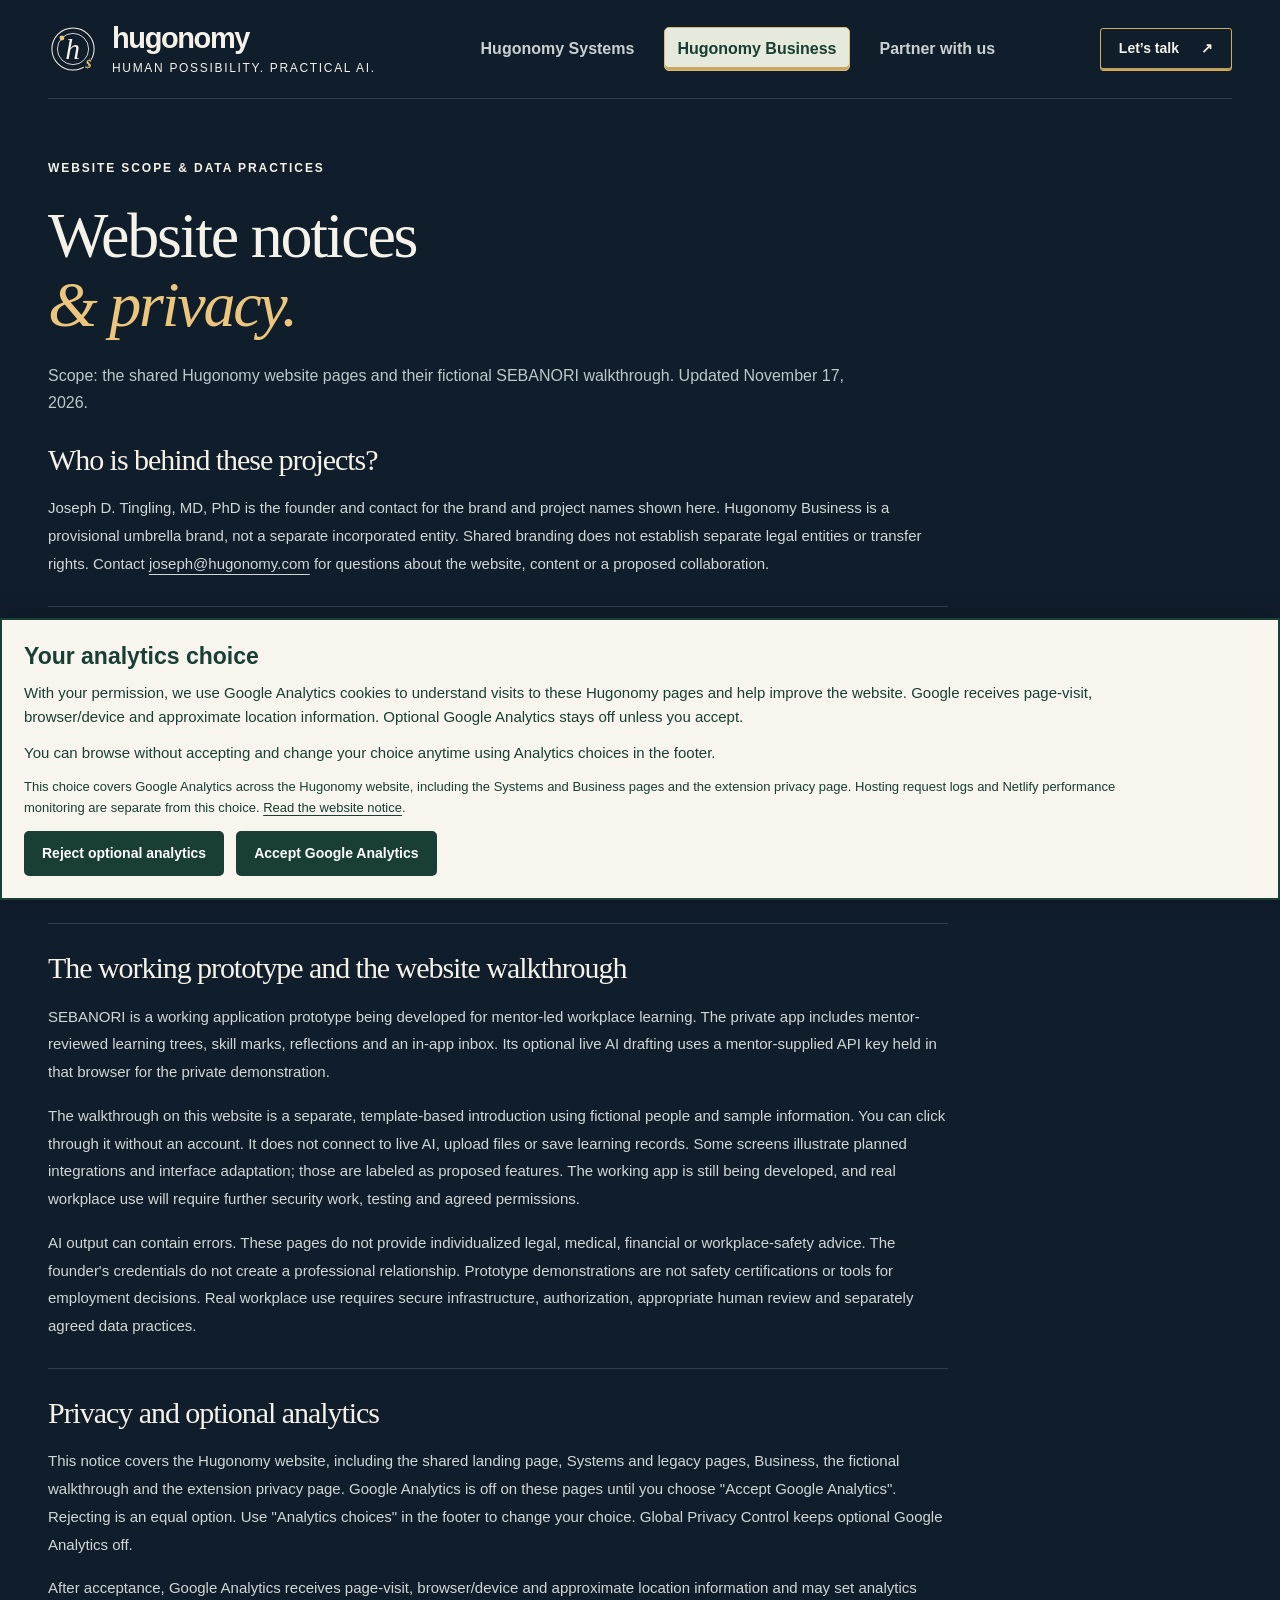
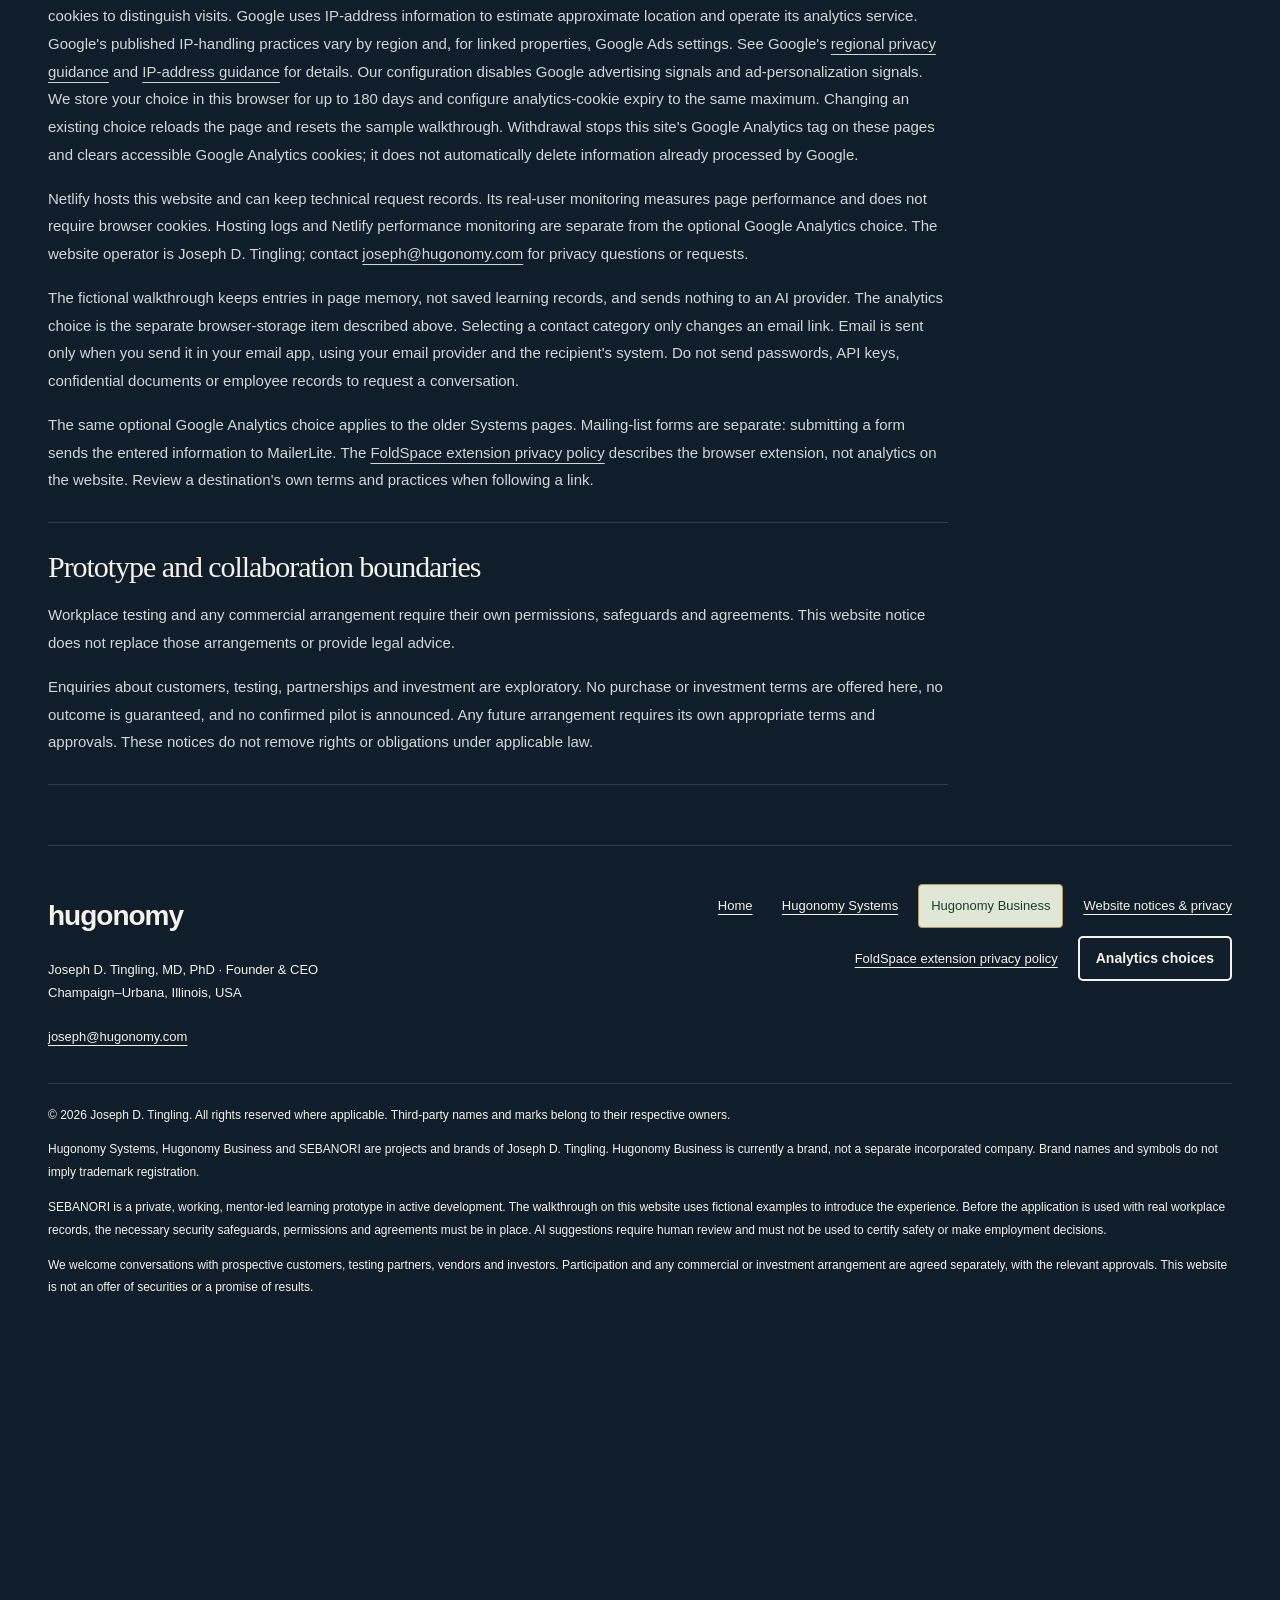
<file: website-notices.html>
<!doctype html><html lang="en"><head><meta charset="utf-8"><meta name="viewport" content="width=device-width, initial-scale=1"><meta name="theme-color" content="#101d2a"><title>Website notices &amp; privacy · Hugonomy</title><link rel="icon" href="/assets/hugonomy-two-orbit.svg" type="image/svg+xml"><link rel="stylesheet" href="/design.css"><link rel="stylesheet" href="/split-hero.css"><script src="/design.js" defer></script><link rel="stylesheet" href="/accessibility.css"><link rel="stylesheet" href="/footer.css"><meta name="description" content="Scope and data practices for the Hugonomy website and fictional SEBANORI walkthrough, distinct from the FoldSpace extension privacy policy."><link rel="canonical" href="https://hugonomy.com/website-notices.html"><meta property="og:title" content="Website notices &amp; privacy · Hugonomy"><meta property="og:description" content="Scope and data practices for the Hugonomy website and fictional SEBANORI walkthrough, distinct from the FoldSpace extension privacy policy."><meta property="og:url" content="https://hugonomy.com/website-notices.html"><meta property="og:type" content="website"><meta property="og:site_name" content="Hugonomy"><meta property="og:image" content="https://hugonomy.com/assets/people-01.jpg"><meta name="twitter:card" content="summary_large_image"><link rel="stylesheet" href="/landing-integration.css"><link rel="stylesheet" href="/website-analytics.css"><script src="/website-analytics.js" defer></script></head><body class="dark"><a class="skip" href="#main">Skip to content</a><header class="nav wrap"><a href="/" class="brand" aria-label="Hugonomy home"><svg class="brand-h" aria-hidden="true" xmlns="http://www.w3.org/2000/svg" viewBox="0 0 64 64" fill="none"><circle cx="32" cy="32" r="27" stroke="currentColor" stroke-width="1.3"/><circle cx="32" cy="32" r="20" stroke="currentColor" stroke-width="1.1"/><text x="31" y="45" text-anchor="middle" font-family="Georgia, Times New Roman, serif" font-size="38" font-style="italic" fill="currentColor">h</text><circle cx="17.86" cy="17.86" r="3.1" fill="#ecc67c"/><circle cx="51.1" cy="51.1" r="7" fill="var(--mark-background,#101d2a)"/><text x="51.1" y="56.1" text-anchor="middle" font-family="Georgia, Times New Roman, serif" font-size="15" font-weight="600" fill="#ecc67c">$</text></svg><span>hugonomy<small>HUMAN POSSIBILITY. PRACTICAL AI.</small></span></a><nav aria-label="Main navigation"><a href="/foldspace" >Hugonomy Systems</a><a href="/business/" >Hugonomy Business</a><a href="/business/#opportunity">Partner with us</a></nav><a class="button nav-cta" href="/business/#contact">Let’s talk <span>↗</span></a></header>
<main tabindex="-1" id="main" class="wrap notices-page"><p class="eyebrow">WEBSITE SCOPE &amp; DATA PRACTICES</p><h1>Website notices<br><em>&amp; privacy.</em></h1><p class="notices-lede">Scope: the shared Hugonomy website pages and their fictional SEBANORI walkthrough. Updated November 17, 2026.</p>
<section><h2>Who is behind these projects?</h2><p>Joseph D. Tingling, MD, PhD is the founder and contact for the brand and project names shown here. Hugonomy Business is a provisional umbrella brand, not a separate incorporated entity. Shared branding does not establish separate legal entities or transfer rights. Contact <a href="mailto:joseph@hugonomy.com">joseph@hugonomy.com</a> for questions about the website, content or a proposed collaboration.</p></section>
<section><h2>Rights and brand notices</h2><p>The copyright notice identifies Joseph D. Tingling for original content in which he holds rights, to the extent the law protects it. It does not claim ownership of third-party material, facts, ideas or material generated entirely by AI. The presence of a name, logo or ™ symbol is not proof of trademark registration, clearance or exclusive rights. Third-party names identify their respective products or services; no sponsorship or endorsement is implied.</p><p>AI-generated people/shop illustrations and the SEBANORI logo are disclosed on the relevant pages. The Systems desktop image illustrates a concept and has not been verified as a screenshot of the released product. The illustrations are concepts, not evidence of customers, endorsements or a confirmed workplace trial.</p></section>
<section><h2>The working prototype and the website walkthrough</h2><p>SEBANORI is a working application prototype being developed for mentor-led workplace learning. The private app includes mentor-reviewed learning trees, skill marks, reflections and an in-app inbox. Its optional live AI drafting uses a mentor-supplied API key held in that browser for the private demonstration.</p><p>The walkthrough on this website is a separate, template-based introduction using fictional people and sample information. You can click through it without an account. It does not connect to live AI, upload files or save learning records. Some screens illustrate planned integrations and interface adaptation; those are labeled as proposed features. The working app is still being developed, and real workplace use will require further security work, testing and agreed permissions.</p><p>AI output can contain errors. These pages do not provide individualized legal, medical, financial or workplace-safety advice. The founder's credentials do not create a professional relationship. Prototype demonstrations are not safety certifications or tools for employment decisions. Real workplace use requires secure infrastructure, authorization, appropriate human review and separately agreed data practices.</p></section>
<section id="website-analytics"><h2>Privacy and optional analytics</h2><p>This notice covers the Hugonomy website, including the shared landing page, Systems and legacy pages, Business, the fictional walkthrough and the extension privacy page. Google Analytics is off on these pages until you choose &quot;Accept Google Analytics&quot;. Rejecting is an equal option. Use &quot;Analytics choices&quot; in the footer to change your choice. Global Privacy Control keeps optional Google Analytics off.</p><p>After acceptance, Google Analytics receives page-visit, browser/device and approximate location information and may set analytics cookies to distinguish visits. Google uses IP-address information to estimate approximate location and operate its analytics service. Google's published IP-handling practices vary by region and, for linked properties, Google Ads settings. See Google's <a href="https://support.google.com/analytics/answer/12017362?hl=en" target="_blank" rel="noopener noreferrer">regional privacy guidance</a> and <a href="https://support.google.com/analytics/answer/16871531?hl=en" target="_blank" rel="noopener noreferrer">IP-address guidance</a> for details. Our configuration disables Google advertising signals and ad-personalization signals. We store your choice in this browser for up to 180 days and configure analytics-cookie expiry to the same maximum. Changing an existing choice reloads the page and resets the sample walkthrough. Withdrawal stops this site's Google Analytics tag on these pages and clears accessible Google Analytics cookies; it does not automatically delete information already processed by Google.</p><p>Netlify hosts this website and can keep technical request records. Its real-user monitoring measures page performance and does not require browser cookies. Hosting logs and Netlify performance monitoring are separate from the optional Google Analytics choice. The website operator is Joseph D. Tingling; contact <a href="mailto:joseph@hugonomy.com">joseph@hugonomy.com</a> for privacy questions or requests.</p><p>The fictional walkthrough keeps entries in page memory, not saved learning records, and sends nothing to an AI provider. The analytics choice is the separate browser-storage item described above. Selecting a contact category only changes an email link. Email is sent only when you send it in your email app, using your email provider and the recipient's system. Do not send passwords, API keys, confidential documents or employee records to request a conversation.</p><p>The same optional Google Analytics choice applies to the older Systems pages. Mailing-list forms are separate: submitting a form sends the entered information to MailerLite. The <a href="https://hugonomy.com/privacy">FoldSpace extension privacy policy</a> describes the browser extension, not analytics on the website. Review a destination's own terms and practices when following a link.</p></section>
<section><h2>Prototype and collaboration boundaries</h2><p>Workplace testing and any commercial arrangement require their own permissions, safeguards and agreements. This website notice does not replace those arrangements or provide legal advice.</p><p>Enquiries about customers, testing, partnerships and investment are exploratory. No purchase or investment terms are offered here, no outcome is guaranteed, and no confirmed pilot is announced. Any future arrangement requires its own appropriate terms and approvals. These notices do not remove rights or obligations under applicable law.</p></section></main><footer class="wrap unified-footer" aria-label="Hugonomy footer">
 <div class="uf-top"><div><a class="uf-brand" href="/">hugonomy</a><p>Joseph D. Tingling, MD, PhD · Founder &amp; CEO<br>Champaign–Urbana, Illinois, USA</p><a href="mailto:joseph@hugonomy.com">joseph@hugonomy.com</a></div><nav aria-label="Footer navigation"><a href="/">Home</a><a href="/foldspace">Hugonomy Systems</a><a class="uf-business" href="/business/">Hugonomy Business</a><a href="/website-notices.html">Website notices &amp; privacy</a>
<a href="https://hugonomy.com/privacy">FoldSpace extension privacy policy</a><button type="button" class="analytics-settings" data-analytics-settings hidden>Analytics choices</button></nav></div>
 <div class="uf-notices"><p>© 2026 Joseph D. Tingling. All rights reserved where applicable. Third-party names and marks belong to their respective owners.</p><p>Hugonomy Systems, Hugonomy Business and SEBANORI are projects and brands of Joseph D. Tingling. Hugonomy Business is currently a brand, not a separate incorporated company. Brand names and symbols do not imply trademark registration.</p><p>SEBANORI is a private, working, mentor-led learning prototype in active development. The walkthrough on this website uses fictional examples to introduce the experience. Before the application is used with real workplace records, the necessary security safeguards, permissions and agreements must be in place. AI suggestions require human review and must not be used to certify safety or make employment decisions.</p><p>We welcome conversations with prospective customers, testing partners, vendors and investors. Participation and any commercial or investment arrangement are agreed separately, with the relevant approvals. This website is not an offer of securities or a promise of results.</p></div>
</footer></body></html>
</file>
<file: design.css>
@charset "UTF-8";
.hero-art{overflow:clip}
:root{--navy:#101d2a;--paper:#f5f2e9;--ink:#153e34;--gold:#ecc67c;--line:#ffffff24;--muted:#bbc6ca;--serif:Georgia,'Times New Roman',serif}*{box-sizing:border-box}html{scroll-behavior:smooth;scroll-padding-top:28px}body{margin:0;background:var(--navy);color:var(--paper);font:16px/1.65 'Segoe UI',Arial,sans-serif}a{color:inherit}button,input{font:inherit}a:focus-visible,button:focus-visible,input:focus-visible{outline:3px solid #bd8cfa;outline-offset:5px}img{display:block;max-width:100%;object-fit:cover}h1,h2,h3,p{margin:0}h1,h2,h3{font-weight:400;line-height:1.08;letter-spacing:-.035em}h1,h2{font-family:var(--serif)}h1{font-size:clamp(48px,5.5vw,84px)}h2{font-size:clamp(36px,3.8vw,56px)}h3{font-size:32px}em{font-family:var(--serif);font-weight:400;color:var(--gold)}p+p{margin-top:20px}.wrap{width:min(1280px,calc(100% - 96px));margin-inline:auto}.preview{min-height:30px;padding:5px 24px;background:#eac77f;color:#253027;text-align:center;font-size:12px;letter-spacing:.12em;font-weight:700}.preview span{font-weight:400;letter-spacing:.03em;margin-left:20px}.skip{position:fixed;left:16px;top:-100px;padding:12px;background:var(--gold);color:var(--ink);z-index:99}.skip:focus{top:12px}.nav{display:flex;align-items:center;gap:35px;justify-content:space-between;padding-block:24px;border-bottom:1px solid var(--line)}.brand{display:flex;gap:14px;align-items:center;text-decoration:none;font-size:29px;font-weight:650;letter-spacing:-1.4px;line-height:1}.brand small{display:block;font-size:12px;letter-spacing:.14em;margin-top:9px;font-weight:500}.brand-h{width:43px;height:43px;display:grid;place-items:center;border:1px solid currentColor;border-radius:50%;font:italic 38px/1 var(--serif);position:relative}.brand-h i{position:absolute;width:8px;height:8px;background:var(--gold);border-radius:50%;right:-2px;top:1px}.nav nav{display:flex;gap:30px;align-items:center}.nav nav a{font-size:14px;text-decoration:none;color:#c9d1d3;min-height:44px;display:flex;align-items:center}.nav nav a:hover,.nav nav a[aria-current]{color:var(--gold)}.button{display:inline-flex;align-items:center;justify-content:center;gap:22px;text-decoration:none;min-height:50px;padding:13px 22px;border:1px solid currentColor;font-size:14px;font-weight:600;border-radius:3px;line-height:1.4;transition:background .2s,transform .2s}.button:hover{transform:translateY(-2px)}.nav-cta{min-height:43px;padding:10px 18px}.gold{background:var(--gold);border-color:var(--gold);color:#132e2a}.cream{background:var(--paper);border-color:var(--paper);color:var(--ink)}.green{background:var(--ink);border-color:var(--ink);color:var(--paper)}.actions{display:flex;align-items:center;gap:24px;flex-wrap:wrap;margin-top:28px}.quiet{font-size:14px;text-underline-offset:6px;min-height:44px;display:inline-flex;align-items:center}.eyebrow{font-size:12px;font-weight:650;letter-spacing:.16em;margin-bottom:24px;line-height:1.5}.dot{display:inline-block;width:7px;height:7px;margin-right:8px;background:#a7c9ad;border-radius:50%}.home-hero{display:grid;grid-template-columns:1.15fr 1fr;gap:40px;align-items:center;padding-block:76px 72px}.lede{font-size:17px;color:var(--muted);line-height:1.8;margin-top:27px;max-width:540px}.hero-foot{font-size:12px;letter-spacing:.025em;color:#b4c0c3;margin-top:24px}.hero-art{position:relative;min-width:0;padding:38px 12px 46px 30px}.people-frame{position:relative;overflow:hidden;border-radius:150px 150px 10px 10px;height:375px;isolation:isolate}.people-frame img{width:100%;height:100%;object-position:52%}.people-frame:after,.business-photo:after{content:'';position:absolute;inset:0;background:linear-gradient(transparent 50%,#102b24bd);pointer-events:none}.image-label{position:absolute;bottom:22px;left:24px;z-index:1;font-size:12px;letter-spacing:.18em;font-weight:600;color:#fff}.orbital-line{position:absolute;border:1px solid #c1a5696b;border-radius:50%;pointer-events:none}.line-a{inset:0 -12px 18px 0;transform:rotate(-18deg)}.line-b{inset:80px -24px 95px -25px;transform:rotate(24deg)}.orbit-label{position:absolute;top:0;right:18px;font-size:12px;letter-spacing:.18em;color:var(--gold)}.floating-note{position:absolute;bottom:37px;left:0;right:50px;background:#f5f2e9;color:var(--ink);padding:17px 22px;display:flex;gap:15px;align-items:center;box-shadow:0 12px 35px #0003;border-radius:3px;font:17px var(--serif)}.floating-note small{display:block;font:12px 'Segoe UI',sans-serif;margin-top:6px;color:#526b61}.note-icon{font-size:33px;color:#ad7d2c}.concept-note{position:absolute;bottom:9px;right:12px;font-size:12px;color:#b0bdc0}.shared-line{display:flex;justify-content:space-between;align-items:center;border-block:1px solid var(--line);padding-block:19px;gap:20px}.shared-line>span{font-size:12px;letter-spacing:.16em;color:#b9c6ca}.shared-line p{font-size:13px}.shared-line b{font-weight:400;color:var(--gold);padding:0 24px}.directions{padding-block:80px}.section-title{margin-bottom:36px}.section-title p:not(.eyebrow){margin-top:20px;color:var(--muted);max-width:620px}.direction-grid{display:grid;grid-template-columns:1fr 1fr;gap:24px}.direction-grid article{padding:36px;border-radius:6px;display:flex;flex-direction:column;min-width:0}.system-card{background:radial-gradient(ellipse at 90% 0%,#6f4b7259,transparent 65%),#192534;border:1px solid #ffffff29}.card-top{display:flex;justify-content:space-between;align-items:center;gap:20px;min-height:66px;margin-bottom:28px}.card-top>span:last-child{font-size:12px;letter-spacing:.12em;text-align:right}.mini-orb{width:54px;height:54px;border-radius:50%;background:radial-gradient(circle at 30% 24%,#c8e9ed,#a5a1e6 30%,#7168ad 58%,#25344d);box-shadow:0 0 35px #c4a1f13b;border:1px solid #c9c6f3}.direction-grid h3{font-family:var(--serif);font-size:43px;margin-bottom:22px}.direction-grid p{font-size:15px;max-width:450px;color:var(--muted);margin-bottom:25px}.tags{display:flex;flex-wrap:wrap;gap:8px;margin-top:auto;margin-bottom:32px}.tags span{font-size:12px;padding:5px 10px;border:1px solid #ffffff35;border-radius:20px}.card-link{display:flex;justify-content:space-between;border-top:1px solid #ffffff2b;padding-top:20px;text-decoration:none;font-size:14px;font-weight:650;min-height:44px}.business-card{background:var(--paper);color:var(--ink)}.business-card em{color:#8b612a}.business-card p{color:#456156}.business-card .tags span,.business-card .card-link{border-color:#173b342b}.business-card .card-top img{width:185px;height:auto}.featured{display:grid;grid-template-columns:1fr 1fr;border:1px solid var(--line);border-radius:6px;overflow:hidden;min-height:430px}.feature-photo{position:relative;min-width:0}.feature-photo img{height:100%;width:100%;object-position:58%}.feature-photo:after{content:'';position:absolute;inset:0;background:linear-gradient(transparent 65%,#162b24aa)}.featured-copy{padding:46px}.featured-copy h2{font-size:40px}.featured-copy>p:not(.eyebrow){font-size:14px;color:var(--muted);margin-top:22px}.featured-copy .button{margin-top:24px}.small-status{font-size:12px!important}.fine{font-size:12px!important;line-height:1.7;color:#adbabe;margin-top:14px!important}.invitation{text-align:center;padding-block:95px}.invitation>p:not(.eyebrow){max-width:590px;margin:24px auto;color:var(--muted)}.invitation .button{margin-top:8px}.footer{display:grid;grid-template-columns:1fr 1fr;gap:36px;padding-block:36px;border-top:1px solid var(--line)}.footer-name{font-size:28px;font-weight:650;letter-spacing:-1px;text-decoration:none}.footer p{font-size:12px;color:var(--muted);margin-top:10px}.footer>div:nth-child(2){display:flex;align-items:flex-end;flex-direction:column;gap:8px}.footer a:not(.footer-name){font-size:12px;min-height:30px;text-underline-offset:4px}.footer .legal{grid-column:1/-1;font-size:12px;line-height:1.8;color:#a8b7bd;border-top:1px solid var(--line);padding-top:22px;max-width:100%}
.light{background:var(--paper);color:var(--ink);--line:#183d3426;--muted:#496258;--gold:#9b6d2c}.light .preview{background:var(--navy);color:#e8cc94}.light .nav nav a{color:#395c50}.light .nav nav a:hover,.light .nav nav a[aria-current]{color:#885b24}.light .brand-h i{background:#a67b35}.light .gold{background:#ecc67c;border-color:#ecc67c}.business-hero{display:grid;grid-template-columns:1.05fr 1fr;gap:55px;align-items:center;padding-block:58px 65px}.business-hero h1{font-size:clamp(46px,5vw,74px)}.business-hero .lede{max-width:500px}.light .hero-foot{color:#587366}.business-photo{position:relative;border-radius:160px 160px 5px 5px;overflow:hidden;height:480px}.business-photo img{width:100%;height:100%;object-position:100%}.photo-caption{position:absolute;z-index:1;bottom:28px;left:30px;color:#fff}.photo-caption span{display:block;font-size:12px;letter-spacing:.13em;margin-bottom:12px}.photo-caption strong{font:34px/1.1 var(--serif)}.business-strip{background:var(--ink);color:var(--paper);padding:22px 0}.business-strip .wrap{display:flex;gap:25px;justify-content:space-between;align-items:center}.business-strip span{font-size:12px;letter-spacing:.14em;color:#e6c78e}.business-strip p{font-size:13px}.business-strip a{font-size:12px;text-underline-offset:5px}.product-section{padding-block:80px}.process{display:grid;grid-template-columns:repeat(3,1fr);gap:34px;margin-block:40px}.process article{border-top:1px solid #183d3440;padding-top:20px}.process span{font-size:12px;letter-spacing:.1em;color:#7e653e}.process h3{font-family:var(--serif);font-size:27px;margin-block:18px}.process p{font-size:14px;color:var(--muted)}.demo-invite{background:#e6e9df;border-radius:5px;display:grid;grid-template-columns:.8fr 1.2fr;gap:55px;padding:38px 50px;align-items:center}.demo-invite h3{font:32px var(--serif)}.demo-invite p:not(.eyebrow){color:var(--muted);font-size:14px;margin-top:14px}.demo-invite .button{margin-top:22px}.tiny-tree{display:flex;flex-direction:column;align-items:center;padding:10px 0}.tiny-tree i{font:14px 'Segoe UI',sans-serif;background:var(--paper);border:1px solid #9cac9c;padding:13px 20px;border-radius:4px;min-width:210px;text-align:center}.tiny-tree i:last-child{background:var(--ink);color:white}.tiny-tree span{padding:4px;color:#577c66}.opportunity{background:var(--navy);color:var(--paper);padding-block:75px;--muted:#bdc8cb}.opportunity em{color:#ecc67c}.opportunity-grid{display:grid;grid-template-columns:repeat(3,1fr);gap:35px}.opportunity-grid article{border-top:1px solid #ffffff3b;padding-top:25px;display:flex;flex-direction:column}.op-icon{font-size:30px;color:#ecc67c}.opportunity h3{font:28px/1.2 var(--serif);margin-block:20px}.opportunity article p{font-size:14px;color:#bdc8cb;margin-bottom:25px}.opportunity article a{font-size:13px;text-underline-offset:6px;margin-top:auto;min-height:44px;display:inline-flex;align-items:center}.boundaries{display:grid;grid-template-columns:1fr 1fr;gap:70px;padding-block:80px;border-bottom:1px solid var(--line)}.boundaries>div>p:not(.eyebrow){font-size:15px;color:var(--muted)}.boundaries .quiet{margin-top:20px}.contact-section{padding-block:75px;background:#e7e8de}.contact-grid{display:grid;grid-template-columns:1fr 1fr;gap:70px;align-items:start}.contact-grid>div>p:not(.eyebrow){max-width:430px;color:var(--muted);font-size:15px;margin-top:22px}.founder{display:flex;align-items:center;gap:16px;margin-top:30px}.founder img{width:64px;height:64px;border-radius:50%;object-position:50% 25%}.founder strong,.founder span,.founder a{display:block;font-size:12px}.founder strong{font-weight:650}.founder a{margin-top:5px;text-underline-offset:4px}.contact-panel{padding:30px;background:var(--paper);border:1px solid #173b3426;border-radius:5px}.contact-panel fieldset{border:0;padding:0;margin:0}.contact-panel legend{font-size:16px;font-weight:650;margin-bottom:18px}.contact-options{display:grid;grid-template-columns:1fr 1fr;gap:10px}.contact-options label{padding:12px 10px;border:1px solid #173b3435;border-radius:3px;font-size:12px;cursor:pointer;display:flex;align-items:center;gap:8px;min-height:50px}.contact-options label:has(input:checked){border-color:var(--ink);background:#e2e7dc}.contact-options input{accent-color:var(--ink);width:16px;height:16px;flex-shrink:0}.contact-panel>p{font-size:13px;min-height:65px;margin-block:22px;color:var(--muted)}.contact-panel .button{width:100%;font-size:13px}.contact-panel .fine{min-height:0;margin-bottom:0}.light .fine,.light .footer p{color:#516b60}.light .footer .legal{color:#52675d}.systems-hero{position:relative;overflow:hidden;padding-block:85px 110px;min-height:480px}.systems-hero .lede{max-width:520px}.systems-hero h1{position:relative;z-index:1}.system-orb{position:absolute;right:90px;top:80px;width:290px;height:290px;border-radius:50%;background:radial-gradient(circle at 28% 22%,#cfe4e4,#ada5de 28%,#7265a0 55%,#263b54 85%);box-shadow:0 0 85px #9e96d52b}.system-orb div,.system-orb i,.system-orb span{position:absolute;inset:20px -45px;border:1px solid #edc77c9c;border-radius:50%;transform:rotate(30deg)}.system-orb i{inset:-32px 45px;transform:rotate(35deg)}.system-orb span{inset:20px 15px;border-color:#ffffff4a;transform:rotate(-25deg)}
@media(min-width:1600px){.home-hero{padding-block:100px}.hero-art{padding-left:45px}.people-frame{height:420px}}
@media(max-width:1050px){.wrap{width:calc(100% - 56px)}.nav{gap:20px}.nav nav{gap:20px}.brand{font-size:25px}.brand small{font-size:12px}.home-hero{gap:20px}.hero-art{padding-left:15px}.people-frame{height:350px}.floating-note{right:15px;font-size:15px}.direction-grid article{padding:28px}.card-top{flex-wrap:wrap}.featured-copy{padding:30px}.featured-copy h2{font-size:34px}.business-hero{gap:30px}.business-photo{height:430px}.contact-grid{gap:35px}.contact-options{grid-template-columns:1fr}.contact-panel>p{min-height:0}.system-orb{right:35px;width:230px;height:230px}}
@media(max-width:760px){.preview{font-size:12px}.preview span{display:none}.wrap{width:calc(100% - 36px)}.nav{padding-block:18px;gap:16px;flex-wrap:wrap}.brand small{font-size:12px}.nav nav{order:3;width:100%;justify-content:space-between;gap:12px;border-top:1px solid var(--line);padding-top:6px}.nav nav a{font-size:13px;min-height:38px}.nav-cta{margin-left:auto;font-size:12px;padding:9px 12px;gap:12px}.brand{font-size:24px;gap:10px}.brand-h{width:35px;height:35px;font-size:31px}.home-hero,.business-hero{grid-template-columns:1fr;padding-block:40px;gap:28px}.home-hero h1{font-size:clamp(44px,9vw,65px)}.lede{font-size:15px;margin-top:22px}.hero-art{max-width:550px;width:100%;margin:auto;padding:25px 15px 45px}.people-frame{height:350px;border-radius:130px 130px 5px 5px}.line-a{inset:0 0 15px}.line-b{inset:80px 0 95px}.floating-note{left:0;right:35px}.concept-note{font-size:12px;right:15px}.shared-line{display:block}.shared-line p{font-size:12px;margin-top:10px}.shared-line b{padding:0 8px}.directions{padding-block:50px}.direction-grid,.featured,.process,.opportunity-grid,.boundaries,.contact-grid{grid-template-columns:1fr}.direction-grid h3{font-size:39px}.card-top{flex-wrap:nowrap}.card-top>span:last-child{font-size:12px}.business-card .card-top img{width:150px}.featured{min-height:0}.feature-photo{height:300px}.featured-copy{padding:30px 24px}.featured-copy h2{font-size:35px}.invitation{padding-block:60px}.invitation h2{font-size:37px}.invitation>p:not(.eyebrow){font-size:14px}.footer{gap:25px;grid-template-columns:1fr}.footer>div:nth-child(2){align-items:flex-start}.business-hero h1{font-size:clamp(43px,9vw,64px)}.business-photo{height:420px;border-radius:150px 150px 5px 5px}.business-strip .wrap{align-items:flex-start;flex-direction:column;gap:10px}.product-section{padding-block:50px}.process{gap:28px}.demo-invite{grid-template-columns:1fr;gap:25px;padding:28px 22px}.demo-invite h3{font-size:29px}.tiny-tree{padding-bottom:16px;border-bottom:1px solid #173b342b}.opportunity{padding-block:50px}.opportunity-grid{gap:30px}.opportunity h3{margin-block:12px}.opportunity article p{margin-bottom:10px}.boundaries{padding-block:50px;gap:30px}.contact-section{padding-block:50px}.contact-panel{padding:23px}.contact-options{grid-template-columns:1fr 1fr}.contact-grid{gap:30px}.systems-hero{padding-block:50px 340px}.system-orb{top:auto;bottom:40px;right:calc(50% - 115px)}.actions{gap:16px}.hero-foot{font-size:12px}.hero-copy .quiet{font-size:13px}}
@media(max-width:370px){.contact-options{grid-template-columns:1fr}.button{font-size:12px;padding-inline:16px;gap:12px}.brand{font-size:21px}.brand small{font-size:12px}.nav-cta{padding-inline:9px}.direction-grid article{padding:23px}.card-top{gap:12px}.card-top>span:last-child{font-size:12px}.business-card .card-top img{width:130px}.people-frame{height:310px}.floating-note{font-size:13px;padding:14px}.floating-note small{font-size:12px}}
@media(prefers-reduced-motion:reduce){html{scroll-behavior:auto}.button{transition:none}.button:hover{transform:none}}
</file>
<file: split-hero.css>
.nav nav a{font-size:16px;font-weight:600}.split-hero{padding-block:48px 28px}.split-intro{text-align:center;margin-bottom:32px}.split-intro .eyebrow{margin-bottom:16px}.split-intro h1{font-size:clamp(38px,4.4vw,65px);line-height:1.15}.split-intro .lede{margin:16px auto 0;max-width:780px;font-size:16px}.hero-paths{display:grid;grid-template-columns:repeat(2,minmax(0,1fr));gap:26px;align-items:stretch;padding-top:8px}.hero-path{display:flex;flex-direction:column;min-width:0;border:1px solid #ffffff35;border-radius:7px;overflow:hidden;text-decoration:none;background:#192737;transition:transform .2s ease,box-shadow .2s ease,border-color .2s ease}.hero-path:hover,.hero-path:focus-visible{transform:translateY(-7px);border-color:#ecc67c;box-shadow:0 20px 45px #0004}.hero-path:focus-visible{outline:3px solid #ecc67c;outline-offset:5px}.path-image{width:100%;aspect-ratio:1.76;background:#12232b;overflow:hidden}.path-image img{width:100%;height:100%;object-fit:contain}.path-copy{display:flex;flex-direction:column;padding:25px 30px 22px;flex:1}.path-copy .eyebrow{font-size:12px;margin-bottom:12px;color:#b9c7cf}.path-copy h2{font-size:clamp(30px,3.1vw,45px);line-height:1.1;letter-spacing:-.04em}.path-copy>p:not(.eyebrow){font-size:14px;color:#c3cdd1;line-height:1.65;margin-top:15px;max-width:490px;margin-bottom:20px}.path-action{display:flex;justify-content:space-between;align-items:center;border-top:1px solid #ffffff2b;padding-top:17px;margin-top:auto;font-size:14px;font-weight:600;gap:20px}.path-action>span{font-size:22px;transition:transform .2s ease}.hero-path:hover .path-action>span,.hero-path:focus-visible .path-action>span{transform:translate(3px,-3px)}.business-path{background:var(--paper);color:var(--ink);border-color:#f5f2e955}.business-path .path-copy .eyebrow{color:#556f60}.business-path h2 em{color:#92672f}.business-path .path-copy>p:not(.eyebrow){color:#466154}.business-path .path-action{border-color:#163e3430}.split-caption{color:#b9c6ca;text-align:center;font-size:12px;line-height:1.8;margin-top:22px}.split-hero+.shared-line{margin-bottom:44px}
@media(max-width:1100px){.path-copy{padding:23px}.path-copy h2{font-size:34px}.nav nav{gap:20px}.nav nav a{font-size:14px}}
@media(max-width:1000px){.nav{flex-wrap:wrap}.nav nav{order:3;flex-basis:100%;justify-content:space-between;border-top:1px solid var(--line);padding-top:7px}.nav-cta{margin-left:auto}.nav nav a{font-size:16px}.split-intro h1{font-size:48px}}
@media(max-width:760px){.split-hero{padding-block:32px 25px}.split-intro{margin-bottom:22px}.split-intro h1{font-size:39px;max-width:500px;margin:auto}.split-intro h1 em{display:block}.split-intro .lede{font-size:14px;max-width:360px}.hero-paths{grid-template-columns:1fr;gap:22px}.path-copy{padding:23px}.path-copy h2{font-size:36px}.path-copy>p:not(.eyebrow){font-size:14px}.split-caption{font-size:12px;text-align:left;margin-top:20px}.nav nav{display:grid;grid-template-columns:1fr 1fr;gap:0 12px}.nav nav a{font-size:15px;min-height:44px}.nav nav a:nth-child(2){justify-content:flex-end}.nav nav a:nth-child(3){grid-column:1/-1;justify-content:center;font-size:12px;min-height:35px}.split-hero+.shared-line{margin-bottom:30px}.hero-path:hover,.hero-path:focus-visible{transform:translateY(-3px)}}
@media(max-width:370px){.path-copy h2{font-size:31px}.path-copy{padding:21px}.nav nav a{font-size:13px}.split-intro h1{font-size:35px}.path-action{font-size:12px}}
@media(prefers-reduced-motion:reduce){.hero-path,.path-action>span{transition:none}.hero-path:hover,.hero-path:focus-visible,.hero-path:hover .path-action>span,.hero-path:focus-visible .path-action>span{transform:none}}

/* Business identity: consistent contrasting selection treatment beside Systems. */
.brand .brand-h{display:block;width:50px;height:50px;flex-shrink:0;border:0;border-radius:0;overflow:visible}
.light .brand-h{--mark-background:#f5f2e9}
@media(max-width:760px){.brand .brand-h{width:42px;height:42px}}
.nav nav a[href="/business/"]{background:#e5eadc;color:#183e33;border:1px solid #d7bb7a;border-radius:5px;padding:9px 12px;justify-content:center;box-shadow:inset 0 -3px #caa65f;line-height:1.4;text-align:center}
.nav nav a[href="/business/"]:hover,.nav nav a[href="/business/"]:focus-visible{background:#f2dfb4;color:#14372c;border-color:#edca81}
.light .nav nav a[href="/business/"]{background:#dce6d5;color:#153e34;border-color:#a8ba9c}
.light .nav nav a[href="/business/"]:hover,.light .nav nav a[href="/business/"]:focus-visible{background:#eddbb4;color:#153e34}
.nav nav a[href="/business/"][aria-current="page"]{box-shadow:inset 0 -4px #92672f;border-color:#92672f}
.business-path h2 em{background:#e1e7d6;box-shadow:0 0 0 1px #aebd9d;border-radius:4px;padding:0 .12em;box-decoration-break:clone;-webkit-box-decoration-break:clone}
.business-path .path-action{background:#e0e7d7;border:1px solid #aab99d;border-radius:4px;padding:12px 15px;min-height:48px;color:#163e34}
.business-path:hover .path-action,.business-path:focus-visible .path-action{background:#ecd9ad;border-color:#ad8546}
.footer a[href="/business/"]{display:inline-flex;align-items:center;min-height:44px;padding:7px 12px;background:#e1e7d7;color:#183e33;border:1px solid #c8ad74;border-radius:4px;text-decoration:none}
.footer a[href="/business/"]:hover,.footer a[href="/business/"]:focus-visible{background:#f1dbad;color:#14372c}
.button[href^="/business"],.light .button.green{border-color:#d0ad65;box-shadow:inset 0 -2px #c29e57}
@media(max-width:760px){.nav nav a[href="/business/"]{justify-content:center;padding:8px}.business-path .path-action{padding:12px}.nav nav{row-gap:6px}}

/* Descenders must clear the Business highlight when this heading wraps. */
.path-copy h2{line-height:1.32;padding-bottom:.1em;overflow:visible}
.business-path h2 em{display:inline-block;line-height:1.18;margin-top:.12em;padding:.03em .14em;vertical-align:baseline}
</file>
<file: accessibility.css>
/* Audit 017: readable disclosures, visible focus and comfortable control sizes. */
.light a:focus-visible,.light button:focus-visible,.light input:focus-visible{outline:3px solid #153e34;outline-offset:5px}
.light .skip{background:#153e34;color:#fff}
body .image-disclosure{font-size:12px;line-height:1.8;letter-spacing:0;opacity:1;margin-top:20px;margin-bottom:24px}
.light .image-disclosure{color:#39564a}.hero-media .image-disclosure{color:#f7f5ed;margin-bottom:4px}
.business-strip a,.founder a,.footer a:not(.footer-name){display:inline-flex;align-items:center;min-height:44px;min-width:44px;padding-block:8px}
.systems-contact{margin-top:24px}
.site-header nav a,.preview-note a,.visual-foot a,.email-link,footer a{display:inline-flex;align-items:center;min-height:44px;min-width:44px;padding-block:8px}
.site-header nav{align-items:center;flex-wrap:wrap;gap:10px 22px}
button,.lab-icon-btn,.lab-reset{min-height:44px;min-width:44px}
.hero-slide-dots button,.hero-slide-actions button{min-width:44px;min-height:44px}
sup.tm{font-size:12px}
.lab-label,.lab-description,.lab-guidance p,.lab-boundary,.lab-small,.lab-small-orb p,.lab-tree li small,.lab-documents small,.lab-provider small,.lab-badge,.lab-steps button,.lab-steps button span,.lab-footer p,.lab-footer .button,.hero-photo-note,.footer-last,.fine{font-size:12px}
.hero-photo-controls{flex-wrap:wrap;gap:12px}.hero-photo-kicker,.hero-photo-note{opacity:1}
@media(max-width:1200px){.nav{flex-wrap:wrap}.nav nav{order:3;flex-basis:100%;justify-content:space-between;border-top:1px solid var(--line);padding-top:7px}.nav-cta{margin-left:auto}}
@media(max-width:760px){.brand small{display:none}.brand{letter-spacing:-1px}.site-header{flex-wrap:wrap;gap:16px}.site-header nav{margin-left:0;gap:8px 16px}.preview-note span{display:block;margin-left:0}.visual-foot{flex-wrap:wrap}.principle-strip .wrap{flex-wrap:wrap}.lab-footer-actions{flex-wrap:wrap}.lab-footer-actions .button{white-space:normal}.hero-photo-caption{padding:20px}.tiny-label{opacity:1}.visual-top{flex-wrap:wrap}}

/* Audit 019 A019-01: six product-page text elements (five on the page, one in the demo preview after approval) were 4.36 to 4.49:1; these colours give 5.2:1 or better on their backgrounds. */
.example-section .section-heading>p,.lab-guidance p,#contact>p:not(.eyebrow),.contact-small{color:#55655a}
.lab-focus p{color:#4f5f55}
.status-pill.boundary{color:#7c5230}
/* Step numbers are informative text; opacity had reduced their contrast. */
.lab-steps button span{opacity:1}
/* Keep photograph captions readable independently of the underlying pixels. */
.photo-caption{background:#153e34;padding:16px;border-radius:6px}

.current-section{display:inline-flex;flex-direction:column;justify-content:center;font-size:13px;line-height:1.35;font-weight:600;color:inherit;cursor:default}.current-section small{font-size:10px;font-weight:400;letter-spacing:.02em}
</file>
<file: footer.css>
.unified-footer{padding-block:38px;border-top:1px solid var(--line,#d8dbce);color:inherit;font:14px/1.7 'Segoe UI',Arial,sans-serif}
.uf-top{display:grid;grid-template-columns:1fr 1fr;gap:30px;align-items:start}.uf-brand{font-size:28px;font-weight:650;letter-spacing:-1px;text-decoration:none}.uf-top p{font-size:13px;line-height:1.8;margin:10px 0}.uf-top a:not(.uf-brand){display:inline-flex;align-items:center;min-height:44px;padding:8px 0;text-underline-offset:4px;font-size:13px}
.uf-top nav{display:flex;flex-wrap:wrap;align-items:center;justify-content:flex-end;gap:8px 20px}.uf-top .uf-business{padding:8px 12px!important;border:1px solid #b79758;border-radius:4px;background:#e1e7d7;color:#183e33;text-decoration:none}.uf-top .uf-business:hover{background:#eddbb4}
.uf-notices{border-top:1px solid var(--line,#d8dbce);margin-top:24px;padding-top:20px}.uf-notices p{font-size:12px;line-height:1.9;margin:0 0 12px;color:inherit;opacity:1}.unified-footer a:focus-visible{outline:3px solid #ecc67c;outline-offset:4px}.light .unified-footer a:focus-visible,body:has(.site-header) .unified-footer a:focus-visible{outline-color:#153e34}
.notices-page{padding-block:60px}.notices-page h1{font-size:clamp(40px,5vw,68px)}.notices-lede{font-size:16px;max-width:800px;margin-top:24px;color:#bdc8cb}.notices-page section{padding-block:28px;border-bottom:1px solid #ffffff25;max-width:900px}.notices-page h2{font-size:30px;margin-bottom:18px}.notices-page section p{font-size:15px;line-height:1.85;color:#d0d7d7}.notices-page section p+p{margin-top:16px}.notices-page a{text-underline-offset:5px}
@media(max-width:760px){.uf-top{grid-template-columns:1fr;gap:15px}.uf-top nav{justify-content:flex-start;gap:8px 16px}.unified-footer{padding-block:28px}.uf-notices p{font-size:12px}.notices-page{padding-block:35px}.notices-page h2{font-size:27px}}
</file>
<file: landing-integration.css>
.foldspace-access{padding-block:54px;border-top:1px solid #ffffff25}.foldspace-access h2{font-size:clamp(30px,4vw,48px);margin:16px 0}.foldspace-access p{font-size:15px;line-height:1.8;max-width:850px}.foldspace-access .actions{display:flex;flex-wrap:wrap;gap:14px;margin-top:24px}.foldspace-research{margin-top:24px}.foldspace-research a{display:inline-flex;align-items:center;min-height:44px;text-underline-offset:4px}.foldspace-link{white-space:normal}.foldspace-access .button{white-space:normal}@media(max-width:760px){.foldspace-access{padding-block:36px}.foldspace-access .actions a{width:100%;justify-content:space-between}}
</file>
<file: website-analytics.css>
.analytics-banner,.analytics-dialog{background:#f7f5ed;color:#193e34;border:2px solid #193e34;font:16px/1.6 Arial,Helvetica,sans-serif;padding:22px;box-sizing:border-box;z-index:1000}
.analytics-banner{position:fixed;bottom:0;left:0;right:0;max-height:65vh;overflow:auto;box-shadow:0 -3px 24px #0003}
.analytics-banner[hidden]{display:none}.analytics-dialog{width:min(640px,calc(100% - 32px));max-height:85vh;overflow:auto;border-radius:8px}.analytics-dialog::backdrop{background:#0009}
.analytics-banner h2,.analytics-dialog h2{font:600 23px/1.3 Arial,Helvetica,sans-serif;letter-spacing:0;margin:0 0 10px}.analytics-banner p,.analytics-dialog p{font-size:15px;line-height:1.6;margin:0 0 12px;max-width:1100px;color:#193e34}.analytics-banner .analytics-detail,.analytics-dialog .analytics-detail{font-size:13px}
.analytics-actions{display:flex;flex-wrap:wrap;gap:12px}.analytics-actions button,.analytics-close,.analytics-settings{font:600 14px/1.5 Arial,Helvetica,sans-serif;min-height:44px;padding:10px 16px;border:2px solid #193e34;border-radius:5px;background:#f7f5ed;color:#193e34;cursor:pointer;white-space:normal}.analytics-actions button{background:#193e34;color:#fff}.analytics-actions button:disabled{opacity:.6;cursor:not-allowed}.analytics-close{margin-top:16px}.analytics-settings{background:transparent;color:inherit;border-color:currentColor}.analytics-settings[hidden]{display:none}
.analytics-banner a,.analytics-dialog a{color:#193e34;text-decoration:underline;text-underline-offset:3px}.analytics-banner :focus-visible,.analytics-dialog :focus-visible{outline:3px solid #193e34;outline-offset:3px}.analytics-settings:focus-visible{outline:3px solid #ecc67c;outline-offset:3px}.light .analytics-settings:focus-visible,body:has(.site-header) .analytics-settings:focus-visible{outline-color:#193e34}
body.analytics-prompt{padding-bottom:min(70vh,28rem)}html{scroll-padding-bottom:32px}@media(max-width:600px){.analytics-banner{padding:18px}.analytics-actions button{flex:1 1 160px}}

/* Keep preference controls clear of legacy mobile section navigation. */
.legacy-analytics{text-align:center;padding:1rem 1rem 5rem;margin:0}.legacy-analytics a{display:inline-block;margin:.75rem}
</file>
<file: business-films.css>
.business-film-section{display:grid;grid-template-columns:minmax(0,.85fr) minmax(0,1.15fr);gap:50px;align-items:center;padding-block:58px}
.business-film-copy{min-width:0}.business-film-copy h2{font:normal clamp(32px,3.2vw,46px)/1.12 Georgia,serif;letter-spacing:-1px;margin:0 0 22px}.business-film-copy>p:not(.eyebrow){font-size:15px;line-height:1.8;color:#39564a;margin:0 0 18px}.business-film-copy .business-film-disclosure{font-size:12px!important;line-height:1.8;border-left:3px solid #a28243;padding-left:14px;margin-top:22px!important}.business-film-copy .eyebrow{font-size:12px;margin-bottom:18px}
.business-film-player{margin:0;min-width:0;background:#fffdf7;border:1px solid #b5c2b0;border-radius:8px;overflow:hidden;box-shadow:0 12px 32px #1c3f3310}.business-film-player video{display:block;width:100%;height:auto;aspect-ratio:16/9;object-fit:contain;background:#102b24}.business-film-player video::cue{background:#102b24e8;color:white;font:16px/1.5 Arial,sans-serif}.business-film-player figcaption{padding:17px 20px 8px}.business-film-player figcaption strong{font-size:14px;color:#193e34}.business-film-player figcaption p{font-size:13px;color:#39564a;line-height:1.7;margin:8px 0}.business-film-transcript{padding:0 20px 16px;color:#193e34}.business-film-transcript summary{cursor:pointer;min-height:44px;align-content:center;font-size:13px;text-decoration:underline;text-underline-offset:4px;padding:10px 0}.business-film-transcript p{font-size:13px;line-height:1.8;margin:10px 0}.business-film-jump{font-size:14px;min-height:44px}.learning-film{padding-top:0;padding-bottom:55px;margin-bottom:40px;border-bottom:1px solid #c4ccbb}
.business-film-player video:focus-visible,.business-film-transcript summary:focus-visible{outline:3px solid #153e34;outline-offset:4px}
@media(max-width:1000px){.business-film-section{gap:28px;grid-template-columns:minmax(0,1fr) minmax(0,1.1fr)}}
@media(max-width:760px){.business-film-section{grid-template-columns:1fr;gap:22px;padding-block:38px}.business-film-copy h2{font-size:35px}.business-film-copy>p:not(.eyebrow){font-size:14px}.learning-film{padding-top:0;margin-bottom:28px}.business-film-player figcaption{padding:15px 16px 5px}.business-film-transcript{padding-inline:16px}.business-film-player video::cue{font-size:14px}}
</file>
<file: training-story.css>
/* Shared Business/product story; existing palette, navigation and demos stay intact. */
.training-section{padding-block:64px;border-top:1px solid #183d3440}
.training-section h2{max-width:850px}
.training-section>p:not(.eyebrow){max-width:820px}
.training-lead{font-size:20px;line-height:1.6}
.training-pillars{display:grid;grid-template-columns:repeat(3,minmax(0,1fr));gap:28px;margin:32px 0 20px}
.training-pillars article{border-top:2px solid #65816c;padding-top:20px}
.training-pillars h3{font:normal 28px/1.2 Georgia,serif;color:#163f35}
.training-pillars p,.training-note{font-size:15px;line-height:1.65;color:#46594e}
.training-workflow{grid-template-columns:repeat(4,minmax(0,1fr));gap:24px}
.training-levels{display:grid;grid-template-columns:repeat(3,minmax(0,1fr));gap:28px;padding-left:24px;margin:32px 0}
.training-levels li{padding-left:6px}.training-levels strong{font-size:20px;color:#163f35}
.training-levels p{margin-top:12px}
.training-theory{border:1px solid #65816c;border-radius:8px;padding:20px;max-width:820px;margin-block:28px}
.training-theory summary{cursor:pointer;font-weight:600;min-height:24px}
.training-theory p{margin-top:20px;margin-bottom:0}
.training-measures{max-width:820px;padding-left:24px}.training-measures li{padding-left:6px;margin-block:16px}
.business-hero .hero-foot{line-height:1.6}
@media(max-width:1000px){.training-workflow{grid-template-columns:repeat(2,minmax(0,1fr))}}
@media(max-width:700px){.training-pillars,.training-levels,.training-workflow{grid-template-columns:1fr}.training-section{padding-block:42px}.training-lead{font-size:18px}.training-levels{gap:16px}}

/* Keep the benefit headline beside its readable qualification. */
.business-hero .hero-goal{font-size:16px;line-height:1.65;color:#39564a;margin:20px 0;max-width:54ch}
</file>
<file: business/learn/learning.css>
.learning-content .eyebrow{font-size:13px;letter-spacing:.15em;font-weight:bold;text-transform:uppercase}
.learning-content h1,.learning-content h2{font-family:Georgia,serif;font-weight:normal;line-height:1.1;letter-spacing:-.035em}
.learning-content h1{font-size:clamp(44px,5.3vw,72px);margin:20px 0}
.learning-content h2{font-size:clamp(32px,3.4vw,44px);margin:12px 0 20px}
.learning-content h3{font-size:21px;line-height:1.3;margin:10px 0}
.learning-content p{margin:0 0 20px}
.learning-content em{color:#8b6727}
.learning-content small,.learning-content .small{font-size:14px}
.learning-content .muted{color:#52685e}
.learning-content .hero{display:grid;grid-template-columns:1.2fr .8fr;gap:80px;padding:60px 0}
.learning-content .hero .intro{font-size:20px;max-width:590px}
.learning-content .button{display:inline-flex;padding:12px 22px;min-height:46px;background:#173f35;color:#fff;border:1px solid #173f35;border-radius:4px;text-decoration:none;font-size:15px;font-weight:bold;align-items:center;justify-content:center}
.learning-content .outline{background:transparent;color:#173f35}
.learning-content .actions{display:flex;gap:16px;flex-wrap:wrap;align-items:center}
.learning-content .feature{align-self:center;background:#e7ecdf;padding:30px;border:1px solid #c7d1bc;border-radius:8px}
.learning-content .pill{display:inline-block;border:1px solid #b5c6b4;border-radius:25px;padding:3px 11px;font-size:13px;background:#f7f9f2}
.learning-content .map{margin:22px 0;display:flex;align-items:center;gap:10px;flex-wrap:wrap}
.learning-content .map span{border-left:3px solid #b99750;padding:8px 12px;background:#fffdf7;font-size:14px}
.learning-content .note{border-left:3px solid #b99750;padding:12px 20px;background:#eeeadc;font-size:15px}
.learning-content .section{padding:48px 0;border-top:1px solid #d6d8cb}
.learning-content .section-head{display:flex;justify-content:space-between;align-items:end;gap:30px;margin-bottom:24px}
.learning-content .section-head p{max-width:390px}
.learning-content .filters{display:flex;gap:10px;flex-wrap:wrap;margin:20px 0 28px}
.learning-content .filters button{border:1px solid #aab9a9;background:transparent;color:#173f35;border-radius:25px;padding:9px 20px;font-size:15px}
.learning-content .filters button[aria-pressed=true]{background:#173f35;color:white}
.learning-content .grid{display:grid;grid-template-columns:repeat(3,1fr);gap:20px}
.learning-content .card{background:#fffdf7;border:1px solid #d5d8cb;border-radius:8px;padding:26px;display:flex;flex-direction:column;align-items:start}
.learning-content .card p{font-size:16px;color:#52685e}
.learning-content .card a{margin-top:auto;font-weight:bold;font-size:15px}
.learning-content .icon{width:42px;height:42px;border:1px solid #b7c8b3;border-radius:50%;display:grid;place-items:center;font:24px Georgia;margin-bottom:12px}
.learning-content .media{display:grid;grid-template-columns:1fr 1fr;background:#173f35;color:white;border-radius:8px;overflow:hidden}
.learning-content .media>div{padding:40px}
.learning-content .media h2{color:white}
.learning-content .media .small{color:#d9e4d6}
.learning-content .media .placeholder{background:#234d40;display:flex;justify-content:center;align-items:center;flex-direction:column;min-height:230px}
.learning-content .play{border:1px solid #93ad95;border-radius:50%;width:72px;height:72px;display:grid;place-items:center;font-size:26px;color:#d5dbbf;margin-bottom:20px}
.learning-content .qa{display:grid;grid-template-columns:.8fr 1.2fr;gap:70px}
.learning-content details{border-bottom:1px solid #ccd3c5;padding:18px 0}
.learning-content summary{cursor:pointer;font-weight:bold}
.learning-content details p{padding:16px 0 0;margin:0;color:#52685e}
.learning-content .contact{display:flex;justify-content:space-between;align-items:center;gap:30px;padding:34px;background:#e7ecdf;border-radius:8px}
.learning-content .contact h2{font-size:32px}
.learning-content{font-size:17px;line-height:1.6}.learning-content h1{font-size:clamp(42px,5.2vw,68px)}.learning-content .hero{padding:55px 0}.learning-content [hidden]{display:none!important}.learning-content .sr{position:absolute;width:1px;height:1px;padding:0;margin:-1px;overflow:hidden;clip:rect(0,0,0,0);white-space:nowrap;border:0}.learning-content .card details{width:100%;margin-top:auto}.learning-content .card summary{font-size:15px}.learning-content .card li{font-size:16px;margin:14px 0}.learning-content .card ol{padding-left:22px}.learning-content .feature{min-width:0}.learning-content .contact{margin:0}.learning-dialog{max-width:650px;width:90%;border:1px solid #b4c5b0;border-radius:10px;padding:32px;background:#fffdf7;color:#173f35}.learning-dialog::backdrop{background:#0d2d2666}.learning-dialog h2{font-size:32px}.learning-dialog .actions{display:flex;gap:16px;flex-wrap:wrap}.learning-dialog .button{background:#173f35;color:white}.learning-content a:focus-visible,.learning-content button:focus-visible,.learning-content summary:focus-visible{outline:3px solid #a77a29;outline-offset:5px}
@media(max-width:800px){.learning-content .hero,.learning-content .qa{grid-template-columns:1fr;gap:28px}.learning-content .grid{grid-template-columns:1fr 1fr}.learning-content .section-head{display:block}.learning-content .media{grid-template-columns:1fr}.learning-content .contact{flex-direction:column;align-items:start}}
@media(max-width:520px){.learning-content .grid{grid-template-columns:1fr}.learning-content h1{font-size:42px}.learning-content .feature,.learning-content .media>div{padding:24px}.learning-content .section{padding:32px 0}.learning-content .contact{padding:24px}.learning-content .map{gap:8px}.learning-content .hero{padding:32px 0}}
</file>
<file: business/sebanori/style.css>
:root{--paper:#f7f5ed;--ink:#193e34;--green:#163f35;--lime:#d8e2a6;--line:#d8dbce;--muted:#607166;--orange:#ca6c3e}*{box-sizing:border-box}html{scroll-behavior:smooth;scroll-padding-top:24px}body{margin:0;background:var(--paper);color:var(--ink);font-family:Arial,Helvetica,sans-serif;font-size:16px;line-height:1.6}a{color:inherit}button,input{font:inherit}button,a,summary{-webkit-tap-highlight-color:transparent}button,a{touch-action:manipulation}a:focus-visible,button:focus-visible{outline:3px solid #ac571b;outline-offset:5px}button{cursor:pointer}.wrap{width:min(1240px,calc(100% - 96px));margin-inline:auto}.skip{position:absolute;top:-80px;left:20px;z-index:20;background:white;padding:12px}.skip:focus{top:15px}.preview-note{background:#e8eadc;color:#435749;text-align:center;font-size:12px;letter-spacing:.15em;padding:7px 16px}.preview-note span{letter-spacing:0;margin-left:14px}.site-header{display:flex;gap:30px;align-items:center;padding-block:28px;border-bottom:1px solid var(--line)}.wordmark{display:flex;align-items:center;font-weight:700;font-size:25px;letter-spacing:-1px;text-decoration:none;line-height:1;gap:9px;position:relative}.brand-symbol{border:1px solid var(--ink);width:31px;height:31px;border-radius:50%;text-align:center;font:italic 26px Georgia;position:relative}.brand-symbol span{position:absolute;right:2px;top:-4px;font-size:20px}.systems{position:absolute;left:40px;bottom:-10px;font:12px Arial;letter-spacing:.22em}.site-header nav{display:flex;gap:28px;margin-left:auto;font-size:13px}.site-header nav a{text-decoration:none}.site-header nav a:hover{text-decoration:underline;text-underline-offset:6px}.button{display:inline-flex;justify-content:center;align-items:center;gap:24px;text-decoration:none;border:1px solid var(--green);padding:14px 22px;border-radius:6px;font-size:13px;font-weight:600;min-height:48px;line-height:1.4}.button.primary{background:var(--green);color:white}.button:hover{background:#2c5949;color:white}.button.outline{background:transparent}.button.outline:hover{background:#e5e9d7;color:var(--ink)}.button.compact{padding:11px 18px;min-height:44px}.hero{display:grid;grid-template-columns:1.05fr 1fr;gap:70px;padding-block:72px 80px;align-items:center}.eyebrow{font-size:12px;letter-spacing:.17em;font-weight:600;margin:0 0 25px;line-height:1.5}.status-dot{display:inline-block;width:7px;height:7px;border-radius:50%;background:#b2c780;margin-right:7px}h1,h2,h3,p{margin-top:0}h1{font:normal clamp(55px,5.7vw,82px)/1.04 Georgia,'Times New Roman',serif;letter-spacing:-3.3px;margin-bottom:28px}h1 em,h2 em{font-weight:normal;color:#65816c}h2{font:normal clamp(35px,3.5vw,49px)/1.13 Georgia,serif;letter-spacing:-1.7px;margin-bottom:22px}h3{font-size:21px;line-height:1.35;letter-spacing:-.4px}.hero-intro{font-size:19px;line-height:1.5}.hero-description{font-size:14px;color:var(--muted);max-width:455px;margin-bottom:28px}.actions{display:flex;gap:20px;flex-wrap:wrap;align-items:center}.hero .actions{gap:22px}.text-link{font-size:12px;text-underline-offset:5px;text-decoration-thickness:1px;min-height:44px;display:inline-flex;align-items:center}.prototype-label{font-size:12px;color:var(--muted);margin:19px 0 0}.hero-visual{background:var(--green);border-radius:16px;color:#f7f6ed;overflow:hidden;min-height:610px;position:relative;box-shadow:0 20px 50px #23382b15}.visual-top{display:flex;justify-content:space-between;gap:15px;padding:25px 25px 0}.tiny-label{font-size:12px;letter-spacing:.14em;opacity:.7}.orb-stage{height:295px;position:relative;display:grid;place-items:center}.halo{position:absolute;width:290px;height:260px;background:radial-gradient(ellipse,#abc3c635,transparent 68%);filter:blur(8px)}.big-orb{width:200px;height:200px;border-radius:50%;position:relative;overflow:hidden;transform:rotate(-20deg);background:radial-gradient(circle at 27% 20%,#e5ffddcc,transparent 36%),radial-gradient(circle at 70% 75%,#32236bbb,transparent 65%),conic-gradient(from 30deg,#a0a3e8 0 38%,#e3b46c 38% 63%,#8ed4bb 63% 100%);box-shadow:inset -17px -19px 25px #1d294d55,inset 6px 6px 20px #effffb66,0 0 0 1px #d6f6d34d,0 15px 32px #071b1966}.sphere-line{position:absolute;width:100%;height:100%;border:1px solid #ffffff66;border-radius:50%}.sphere-line.one{transform:scaleX(.4) rotate(30deg)}.sphere-line.two{transform:scaleY(.38) rotate(-30deg)}.sphere-line.three{transform:rotate(40deg) scaleX(.7)}.orbit{position:absolute;width:255px;height:105px;border:1px solid #a1cdb88c;border-radius:50%;transform:rotate(-35deg)}.orbit-two{width:245px;height:245px;transform:rotate(20deg);border:3px dotted #b1b5ea80}.satellite,.star{position:absolute;line-height:1;font-size:24px}.sat-one{color:#a8e7c2;left:24%;top:70%}.sat-two{color:#edbe80;right:25%;top:17%}.sat-three{color:#b8b2fb;right:23%;top:70%}.st-one{top:20%;left:25%;font-size:15px;color:#d9f1c2}.st-two{right:18%;top:45%;font-size:13px;color:#eecfa3}.orb-point{position:absolute;width:6px;height:6px;border-radius:50%;background:#adcdb2}.p1{left:26%;top:44%}.p2{right:28%;top:75%}.p3{left:41%;top:9%;background:#dbb97e}.orb-caption{text-align:center;padding:0 24px}.orb-caption h2{font-size:35px;line-height:1.12;letter-spacing:-1px;color:#f7f6ed;margin:12px 0}.orb-caption p{font-size:12px;opacity:.7;line-height:1.7}.state-legend{display:flex;justify-content:center;gap:18px;font-size:12px;margin-top:20px}.state-legend span{display:flex;gap:6px;align-items:center}.state-legend i{font-style:normal;font-size:19px;line-height:1}.circle{color:#b8b1f9}.triangle{color:#efbc72}.diamond{color:#91e2b9}.visual-foot{margin-top:26px;display:flex;justify-content:space-between;gap:16px;border-top:1px solid #93b29c33;padding:18px 25px;font-size:12px;opacity:.75}.principle-strip{border-block:1px solid var(--line)}.principle-strip .wrap{display:flex;justify-content:space-between;gap:20px;padding-block:22px;font-size:12px;letter-spacing:.11em}.principle-strip strong{font-weight:600}.section-space{padding-block:100px}.intro-section{display:grid;grid-template-columns:1fr 1fr;gap:100px}.intro-text{padding-top:5px;font-size:14px;color:var(--muted)}.large-text{font-size:23px;line-height:1.45;letter-spacing:-.4px;color:var(--ink);margin-bottom:25px}.sector-note{border-top:1px solid var(--line);display:flex;gap:18px;padding-top:24px;margin-top:30px;font-size:12px}.sector-note>span{font-size:28px;color:var(--orange)}.sector-note strong{color:var(--ink)}.example-section{background:#eceee4;border-block:1px solid var(--line)}.section-heading{display:flex;justify-content:space-between;align-items:end;gap:45px;margin-bottom:36px}.section-heading>p{font-size:13px;color:var(--muted);line-height:1.8;max-width:380px}.demo-shell{background:#fbfaf5;border:1px solid #c9cfc1;border-radius:12px;overflow:hidden;box-shadow:0 12px 32px #2b46330a}.demo-toolbar{display:flex;justify-content:space-between;gap:15px;align-items:center;border-bottom:1px solid var(--line);padding:18px 26px;font-size:12px;font-weight:600;letter-spacing:.08em}.demo-toolbar small{font-size:12px;font-weight:normal;color:var(--muted);letter-spacing:0;margin-left:15px}.demo-tag{font-size:12px;color:var(--muted);border:1px solid var(--line);border-radius:4px;padding:4px 8px}.demo-body{display:grid;grid-template-columns:340px 1fr;min-height:425px}.demo-guide{background:#f3f3e9;padding:32px 25px;border-right:1px solid var(--line)}.demo-guide>.eyebrow{font-size:12px;margin-bottom:20px}.steps{display:flex;flex-direction:column;gap:7px}.steps button{display:flex;gap:13px;align-items:center;width:100%;text-align:left;padding:14px 12px;min-height:65px;border:1px solid transparent;border-radius:7px;background:transparent;color:var(--ink);line-height:1.35}.steps button>span{font-size:12px;color:var(--muted)}.steps button strong{font-size:12px;display:block}.steps button small{font-size:12px;display:block;color:var(--muted);margin-top:4px}.steps button b{font-weight:normal;margin-left:auto;opacity:0}.steps button[aria-pressed=true]{background:white;border-color:#c9d3bf;box-shadow:0 3px 8px #203e3510}.steps button[aria-pressed=true] b{opacity:1}.steps button:hover{background:#e4e9db}.demo-disclosure{font-size:12px;color:var(--muted);margin:24px 12px 0}.demo-screen{padding:36px 44px;min-width:0}.screen-eyebrow{font-size:12px;letter-spacing:.12em;color:var(--muted);margin-bottom:12px}.demo-screen h3{font:normal 29px/1.2 Georgia,serif;letter-spacing:-.7px;margin-bottom:22px}.brief{border-left:3px solid #b8c788;padding:3px 0 3px 22px;font:normal 20px/1.55 Georgia,serif;max-width:570px}.brief-label{font-size:12px;color:var(--muted);margin-top:20px}.demo-screen .note{font-size:12px;color:var(--muted);margin-top:23px}.skill-tree{display:flex;flex-direction:column;gap:10px;position:relative}.skill-node{border:1px solid #d6dccf;border-radius:6px;padding:11px 14px;background:white;display:flex;align-items:center;gap:12px;font-size:12px}.skill-node>span:first-child{width:23px;height:23px;background:#ece9fa;border-radius:50%;display:grid;place-items:center;font-size:12px;color:#6e5e9b;flex-shrink:0}.skill-node small{margin-left:auto;font-size:12px;color:var(--muted)}.skill-node:nth-child(2){margin-left:20px}.skill-node:nth-child(3){margin-left:40px}.skill-node:nth-child(4){margin-left:60px}.approve-note{display:flex;gap:12px;background:#edf2e2;border:1px solid #c6d2b3;border-radius:6px;padding:14px 16px;font-size:12px}.approve-note strong{display:block}.approve-note p{margin:2px 0 0;color:var(--muted);font-size:12px}.practice-row{display:flex;justify-content:space-between;gap:16px;border-bottom:1px solid var(--line);padding:13px 0;font-size:12px}.practice-row>span:last-child{font-size:12px;color:#8a622d;white-space:nowrap}.demo-bottom{border-top:1px solid var(--line);display:flex;align-items:center;justify-content:space-between;gap:20px;padding:17px 25px}.demo-bottom>span{font-size:12px;color:var(--muted)}.demo-result{display:grid;grid-template-columns:140px 1fr;gap:30px;align-items:center}.mini-orb{width:130px;height:130px;border-radius:50%;background:radial-gradient(circle at 25% 20%,#f0fcdbbb,transparent 40%),conic-gradient(#9ab4ed 0 25%,#ebba75 25% 75%,#85cdb3 75%);box-shadow:inset -12px -14px 20px #30356a55,0 5px 25px #5a957b22;position:relative}.mini-orb:after{content:'';position:absolute;inset:-10px;border:2px dotted #aaa5d7;border-radius:50%}.result-list{list-style:none;padding:0;margin:0}.result-list li{display:flex;align-items:center;gap:8px;font-size:12px;margin-block:10px}.result-list li strong{margin-left:auto}.result-list i{font-size:22px;font-style:normal}.philosophy{background:var(--green);color:#f7f6ed}.philosophy-inner{display:grid;grid-template-columns:1fr 1fr;gap:100px}.philosophy h2{font-size:53px}.philosophy h2 em{color:#c9d6a2}.philosophy .eyebrow{color:#c4d1b5}.philosophy p{font-size:14px;color:#c4d0c5}.philosophy .philosophy-lead{font:normal 26px/1.4 Georgia,serif;color:#f7f6ed}.philosophy .philosophy-note{border-top:1px solid #8da88e55;padding-top:20px;font-size:12px;margin-top:24px}.light{color:#d9e7c6}.feature-grid{display:grid;grid-template-columns:repeat(3,1fr);border-top:1px solid var(--line);margin-top:45px}.feature-grid article{padding:32px 30px 6px 0}.feature-grid article+article{border-left:1px solid var(--line);padding-left:30px}.feature-num{font-size:12px;letter-spacing:.13em;color:var(--muted)}.feature-grid h3{margin:26px 0 16px;font:normal 26px/1.2 Georgia,serif;letter-spacing:-.5px;max-width:230px}.feature-grid p{font-size:13px;color:var(--muted)}.human-line{border-top:1px solid var(--line);margin-top:30px;padding-top:24px;display:flex;gap:25px;align-items:start;color:var(--muted);font-size:12px}.human-line>span{font-size:25px;line-height:1}.human-line p{max-width:780px;margin:0}.human-line strong{color:var(--ink)}.status-section{border-top:1px solid var(--line);display:grid;grid-template-columns:1fr 1fr;gap:100px;padding-block:70px 90px}.status-title>p:last-child{font-size:13px;color:var(--muted);max-width:390px}.status-list>div{padding-bottom:18px}.status-list>div+div{border-top:1px solid var(--line);padding-top:18px}.status-list p{font-size:12px;color:var(--muted);margin:10px 0 0}.status-pill{display:inline-block;font-size:12px;letter-spacing:.1em;border-radius:3px;padding:4px 9px;background:#e1e9d7}.future{background:#e6e6f2;color:#625f80}.boundary{background:#f3e4d5;color:#8d603a}.contact{position:relative;text-align:center;background:#e9eddf;border-radius:16px;padding:65px 24px;margin-bottom:75px;overflow:hidden}.contact h2{font-size:58px;line-height:1.06}.contact>.eyebrow{margin-bottom:30px}.contact>p:not(.eyebrow){font-size:13px;color:var(--muted)}.contact .actions{justify-content:center;margin-block:28px 18px;gap:12px}.email-link{font-size:12px;text-underline-offset:5px}.contact .contact-small{font-size:12px;margin:18px 0 0}.contact-orbit{position:absolute;right:8%;top:14%;font-size:80px;color:#b0bc94;font-weight:normal}.footer-top{display:flex;justify-content:space-between;gap:25px;align-items:center;border-top:1px solid var(--line);padding-block:28px;font-size:12px}.footer-brand{font-size:21px;font-weight:600;letter-spacing:-.8px;text-decoration:none}.footer-brand span{font-size:12px;letter-spacing:.2em;font-weight:normal}.footer-top>a:last-child{text-underline-offset:4px}footer>p{font-size:12px;color:var(--muted);max-width:1000px;line-height:1.8}.footer-last{padding-block:8px 24px;font-size:12px}a{overflow-wrap:anywhere}
@media(min-width:1500px){.hero{gap:100px}}@media(max-width:1100px){.wrap{width:calc(100% - 64px)}.hero{gap:35px}.hero-visual{min-height:595px}.hero .actions{gap:8px}.intro-section,.philosophy-inner,.status-section{gap:60px}.demo-body{grid-template-columns:285px 1fr}.demo-screen{padding:30px}.site-header{gap:22px}.site-header nav{gap:20px}.hero h1{font-size:65px}.orb-stage{height:280px}.demo-result{grid-template-columns:110px 1fr;gap:25px}.mini-orb{width:105px;height:105px}}
@media(max-width:800px){.wrap{width:calc(100% - 40px)}.site-header nav{display:none}.site-header .button{margin-left:auto}.hero{gap:28px;padding-block:48px;grid-template-columns:1fr 1fr}.hero h1{font-size:53px;letter-spacing:-2px}.hero-intro{font-size:16px}.hero-description{font-size:12px}.hero .button{padding:13px 15px;font-size:12px}.hero-visual{min-height:560px}.orb-stage{height:260px}.big-orb{width:165px;height:165px}.orbit-one{width:220px}.orbit-two{width:210px;height:210px}.visual-top{padding:22px 18px 0;flex-direction:column;gap:5px}.orb-caption h2{font-size:28px}.orb-caption p{font-size:12px}.state-legend{gap:10px;font-size:12px}.visual-foot{padding:15px 18px}.principle-strip .wrap{font-size:12px;letter-spacing:.05em;gap:10px}.section-space{padding-block:65px}.intro-section,.philosophy-inner,.status-section{gap:40px}.demo-body{grid-template-columns:1fr}.demo-guide{border-right:0;border-bottom:1px solid var(--line);padding:20px}.demo-guide>.eyebrow,.demo-disclosure{display:none}.steps{display:grid;grid-template-columns:repeat(4,1fr);gap:7px}.steps button{padding:10px;min-height:70px;gap:8px;align-items:start}.steps button small,.steps button b{display:none}.steps button strong{font-size:12px}.steps button>span{font-size:12px}.demo-screen{min-height:340px;padding:28px}.section-heading{gap:30px}.section-heading>p{font-size:12px;max-width:260px}.philosophy h2{font-size:43px}.philosophy .philosophy-lead{font-size:23px}.feature-grid article{padding-right:20px}.feature-grid article+article{padding-left:20px}.feature-grid h3{font-size:23px}.status-section{padding-block:50px 65px}.contact-orbit{font-size:50px;right:5%;top:8%}.contact h2{font-size:49px}}
@media(max-width:600px){.wrap{width:calc(100% - 36px)}.preview-note{font-size:12px;padding:6px 10px}.preview-note span{display:block;margin:0;font-size:12px}.site-header{padding-block:23px;gap:12px}.wordmark{font-size:22px}.site-header .button{font-size:12px;gap:15px;padding:10px 14px}.hero{grid-template-columns:1fr;gap:34px;padding-block:38px 45px}.hero h1{font-size:62px;letter-spacing:-2.5px;margin-bottom:24px}.hero .eyebrow{font-size:12px;margin-bottom:25px}.hero-intro{font-size:18px}.hero-description{font-size:13px;max-width:440px}.hero .actions{gap:8px 18px}.hero-visual{min-height:555px}.orb-stage{height:265px}.big-orb{width:185px;height:185px}.orbit-one{width:235px}.orbit-two{width:232px;height:232px}.visual-top{flex-direction:row}.orb-caption h2{font-size:32px}.state-legend{font-size:12px;gap:18px}.visual-foot{font-size:12px}.principle-strip .wrap{display:flex;flex-wrap:wrap;justify-content:center;gap:8px 12px;padding-block:16px}.principle-strip strong{flex-basis:100%;text-align:center}.principle-strip .wrap>span:nth-child(4){display:none}.section-space{padding-block:55px}.intro-section,.philosophy-inner,.status-section{grid-template-columns:1fr;gap:14px}h2{font-size:37px}.eyebrow{font-size:12px;margin-bottom:20px}.large-text{font-size:21px}.section-heading{display:block;margin-bottom:25px}.section-heading>p{max-width:none;margin-bottom:0}.demo-toolbar{padding:16px;font-size:12px}.demo-toolbar small{display:block;margin-left:15px;margin-top:3px;font-size:12px}.demo-tag{font-size:12px;padding:4px}.demo-guide{padding:12px}.steps{grid-template-columns:repeat(2,1fr);gap:7px}.steps button{min-height:55px;align-items:center}.steps button strong{font-size:12px}.demo-screen{padding:25px 20px;min-height:360px}.demo-screen h3{font-size:26px}.brief{font-size:18px;padding-left:16px}.skill-node{font-size:12px;gap:8px;padding:10px}.skill-node:nth-child(2){margin-left:10px}.skill-node:nth-child(3){margin-left:20px}.skill-node:nth-child(4){margin-left:30px}.skill-node small{font-size:12px}.demo-screen .note{font-size:12px}.demo-bottom{padding:16px;flex-direction:column;align-items:stretch;gap:10px}.demo-bottom>span{text-align:center;font-size:12px}.demo-result{grid-template-columns:100px 1fr;gap:25px;padding-top:15px}.mini-orb{width:95px;height:95px}.result-list li{font-size:12px}.philosophy h2{font-size:45px}.philosophy .text-link{margin-top:-5px;margin-bottom:20px}.philosophy .philosophy-lead{font-size:24px}.feature-grid{grid-template-columns:1fr;margin-top:30px}.feature-grid article,.feature-grid article+article{padding:25px 0 15px;border-left:0}.feature-grid article+article{border-top:1px solid var(--line)}.feature-grid h3{max-width:none;font-size:27px;margin-top:15px}.feature-grid p{font-size:13px}.human-line{gap:16px;margin-top:12px}.status-section{padding-block:40px 45px}.status-list{margin-top:12px}.contact{padding:50px 18px;margin-bottom:45px}.contact h2{font-size:43px}.contact-orbit{font-size:38px;right:7%;top:16px}.contact .eyebrow{font-size:12px}.contact>p:not(.eyebrow){font-size:12px}.contact .actions{gap:12px}.contact .actions .button{width:100%}.footer-top{flex-wrap:wrap;gap:12px}.footer-top>span{font-size:12px}.footer-top>a:last-child{flex-basis:100%;font-size:12px}footer>p{font-size:12px}.prototype-label{font-size:12px}.intro-text{font-size:13px}}
@media(prefers-reduced-motion:reduce){html{scroll-behavior:auto}}

.hero-product-brand {display:flex;align-items:center;gap:18px;margin-bottom:26px;}
.hero-product-brand img {display:block;width:100px;height:100px;object-fit:contain;border-radius:10px;flex-shrink:0;}
.hero-product-brand .eyebrow {margin:0;line-height:2;}
.hero-product-brand .eyebrow>span:last-child {font-weight:400;letter-spacing:.1em;}
@media(max-width:600px){.hero-product-brand img{width:86px;height:86px;}.hero-product-brand{gap:16px;margin-bottom:24px;}.hero .hero-product-brand .eyebrow{margin:0;font-size:12px;}}

/* Preferred umbrella mark, Jo 2026-11-15. */
.business-logo{display:block;width:210px;height:auto;max-width:100%}.site-header .wordmark{display:block;flex-shrink:0}.footer-brand .business-logo{width:190px}@media(max-width:600px){.site-header .business-logo{width:170px}}@media(max-width:360px){.site-header .business-logo{width:150px}}

/* unregistered (common-law) trademark mark next to the product name; D-027 */
.tm{font-size:.75em;font-weight:400;letter-spacing:0;margin-left:.1em;vertical-align:super;line-height:0}

.home-return{display:flex;flex-wrap:wrap;gap:12px 24px;margin-top:12px;font-size:14px}.home-return a{display:inline-block;min-height:24px;text-underline-offset:3px}
</file>
<file: business/sebanori/lab.css>
.interactive-lab{scroll-margin-top:20px}.interactive-lab button:disabled{opacity:.45;cursor:not-allowed}.interactive-lab button[hidden]{display:none}.lab-reset{border:0;background:transparent;color:var(--muted);font-size:12px;min-height:44px;text-decoration:underline;text-underline-offset:4px}.lab-steps{display:flex;gap:6px;padding:12px 20px;border-bottom:1px solid var(--line);background:#f4f4eb}.lab-steps button{flex:1;display:flex;justify-content:center;align-items:center;gap:9px;border:1px solid transparent;background:transparent;color:var(--muted);font-size:12px;border-radius:6px;min-height:44px;padding:8px}.lab-steps button span{font-size:12px;opacity:.7}.lab-steps button[aria-pressed=true]{background:white;color:var(--ink);border-color:#bdcbb4;box-shadow:0 2px 5px #193e3410}.lab-body{display:grid;grid-template-columns:180px minmax(0,1fr);min-height:560px}.lab-sidebar{background:var(--green);color:#f6f7ed;padding:28px 14px;display:flex;flex-direction:column;align-items:stretch}.lab-product{font-size:17px;font-weight:700;letter-spacing:.04em;padding-inline:10px}.lab-product small{font-size:12px;font-weight:400;display:block;letter-spacing:0;opacity:.7}.lab-person{font-size:12px;padding:8px 10px;margin-top:20px;border:1px solid #93b9a455;border-radius:5px}.lab-nav{display:flex;flex-direction:column;gap:8px;margin:28px 0}.lab-nav button{display:flex;align-items:center;gap:10px;border:0;background:transparent;color:#dbe9dc;min-height:44px;text-align:left;padding:10px;font-size:16px;border-radius:5px}.lab-nav button span{font-size:12px}.lab-nav button[aria-pressed=true]{background:#f1f3e7;color:var(--green)}.lab-nav button:hover{background:#c5d5b629}.lab-nav button[aria-pressed=true]:hover{background:#f1f3e7}.lab-sidebar>p{font-size:12px;opacity:.7;margin:35px 10px 20px;line-height:1.8}.lab-simulation{font-size:12px;letter-spacing:.15em;margin: auto 10px 0;color:#cedaa8}.lab-main{min-width:0;background:#f9f8f2}.lab-breadcrumb{display:flex;justify-content:space-between;gap:16px;padding:16px 28px;background:white;border-bottom:1px solid var(--line);font-size:12px;color:var(--muted)}.lab-breadcrumb>span:first-child{font-weight:600;color:var(--ink)}.lab-screen{padding:30px;min-width:0}.lab-screen h3{font:normal 30px/1.2 Georgia,serif;letter-spacing:-.8px;margin:0 0 12px}.lab-screen h4{font-size:14px;line-height:1.4;margin:0 0 10px}.lab-screen h3:focus{outline:none}.lab-description{font-size:12px;max-width:700px;color:var(--muted);line-height:1.7;margin-bottom:24px}.lab-choices{display:flex;gap:8px;flex-wrap:wrap;margin:0 0 24px}.lab-choices button{min-height:44px;background:white;border:1px solid #c8d0c0;border-radius:6px;padding:8px 23px;font-size:12px;color:var(--ink)}.lab-choices button[aria-pressed=true]{background:var(--green);color:white;border-color:var(--green)}.lab-label{display:block;font-size:12px;font-weight:600;margin-bottom:10px}.lab-label span{font-weight:normal;font-size:12px;color:var(--muted);margin-left:10px}.lab-screen textarea,.lab-screen input:not([type=checkbox]){font-family:Arial,sans-serif;font-size:14px;line-height:1.65;padding:14px 16px;color:var(--ink);background:white;border:1px solid #b9c9b8;border-radius:6px;width:100%;min-width:0}.lab-screen textarea{resize:vertical;min-height:130px}.lab-screen textarea:focus,.lab-screen input:focus{outline:2px solid #658c73;outline-offset:2px}.lab-guidance{display:flex;gap:15px;align-items:start;padding:18px;background:#edf0e3;border-left:3px solid #b6c88f;border-radius:0 7px 7px 0;margin-top:22px}.lab-guidance>span{font-size:22px;line-height:1}.lab-guidance strong{font-size:12px}.lab-guidance p{font-size:12px;color:var(--muted);margin:5px 0 0;line-height:1.7}.lab-small{font-size:12px;line-height:1.7;color:var(--muted)}.lab-screen>.lab-small{margin-top:18px}.lab-badge{display:inline-flex;font-size:12px;padding:4px 8px;border-radius:4px;background:#eceee6;color:#5b6b5c;line-height:1.5;font-weight:400;max-width:100%}.lab-badge.draft{background:#f6e8d6;color:#865b2e}.lab-badge.approved{background:#e1eddb;color:#3f6246}.lab-tree{list-style:none;padding:0;margin:18px 0 24px;display:flex;flex-direction:column;gap:9px}.lab-tree li{position:relative;display:flex;gap:12px;align-items:center;padding:12px 14px;background:white;border:1px solid #d7ddcf;border-radius:7px;min-height:64px}.lab-tree li>span:nth-child(2){font-size:12px;flex:1;overflow-wrap:anywhere}.lab-tree li small{display:block;font-size:12px;color:var(--muted);margin-top:4px}.lab-node{width:27px;height:27px;background:#eee9fa;color:#77659a;border-radius:50%;display:grid;place-items:center;font-size:12px;flex-shrink:0}.lab-tree li:before{content:'';position:absolute;height:10px;width:1px;background:#b7c3af;top:-11px;left:27px}.lab-tree li:first-child:before{display:none}.lab-icon-btn{width:40px;min-height:44px;background:#f4f5ee;color:var(--ink);border:1px solid #d7ddcf;border-radius:5px;font-size:18px;flex-shrink:0}.lab-add>div{display:flex;gap:10px;align-items:center}.lab-add .button{white-space:nowrap;font-size:12px}.lab-footer{border-top:1px solid var(--line);background:white;display:flex;justify-content:space-between;gap:20px;align-items:center;padding:20px 25px}.lab-footer>p{font-size:12px;color:var(--muted);max-width:550px;line-height:1.6;margin:0}.lab-footer-actions{display:flex;gap:10px;flex-shrink:0}.lab-footer .button{font-size:12px}.lab-boundary{font-size:12px;color:var(--muted);line-height:1.7;border-top:1px solid var(--line);margin:0;padding:12px 25px;background:#f4f4eb}.lab-adapt-grid{display:grid;grid-template-columns:1fr 1fr;gap:24px;align-items:start}.lab-request-list{display:flex;flex-direction:column;gap:9px}.lab-request-list button{display:flex;align-items:center;text-align:left;gap:12px;padding:13px 14px;border:1px solid #ced7c7;border-radius:7px;background:white;color:var(--ink);min-height:68px}.lab-request-list button[aria-pressed=true]{background:#eef3e4;border-color:#8da97c}.lab-request-list button>span:first-child{color:#a6754f;font-size:21px}.lab-request-list button>span:last-child{margin-left:auto}.lab-request-list strong{display:block;font-size:12px}.lab-request-list small{display:block;font-size:12px;color:var(--muted);margin-top:5px}.lab-preview{background:white;border:1px solid #cbd6c4;border-radius:9px;overflow:hidden;box-shadow:0 6px 18px #183a3210}.lab-preview-head{display:flex;justify-content:space-between;gap:8px;align-items:center;padding:12px;font-size:12px;border-bottom:1px solid var(--line);letter-spacing:.02em}.lab-focus{background:#eaf1e3;margin:14px;padding:16px;border-radius:7px;border-left:3px solid #9bb58d}.lab-focus.warm{background:#fff0ce;border-color:#d2a45b}.lab-focus small{font-size:12px;letter-spacing:.08em}.lab-focus strong{font-size:15px;display:block;margin:7px 0;line-height:1.4;overflow-wrap:anywhere}.lab-focus p{font-size:12px;color:var(--muted);margin:0;line-height:1.7}.lab-preview-skills{padding:0 14px 14px;display:flex;flex-direction:column;gap:0}.lab-preview-skills>div{padding:9px 0;border-bottom:1px solid #e5e8df;display:flex;gap:9px;font-size:12px;overflow-wrap:anywhere}.lab-preview-skills>div>span{color:#9c82c9}.lab-preview-skills.as-cards{display:grid;grid-template-columns:1fr 1fr;gap:8px}.lab-preview-skills.as-cards>div{padding:12px 8px;border:1px solid #ded9ef;background:#f6f3fb;border-radius:6px;flex-direction:column;gap:4px}.lab-resource{margin:0 14px 14px;display:flex;width:calc(100% - 28px);padding:11px;min-height:44px;align-items:center;justify-content:space-between;gap:10px;text-align:left;background:#f6f7f1;border:1px solid #c7d2bf;border-radius:6px;color:var(--ink);font-size:12px}.lab-resource span{font-size:12px;color:var(--muted)}.lab-text-button{background:transparent;border:0;font-size:12px;color:var(--muted);min-height:44px;text-decoration:underline;text-underline-offset:4px;padding:8px 0}.lab-change-review{margin-top:18px;padding:18px;background:#fffdf5;border:1px solid #d7bd87;border-radius:8px}.lab-change-review .screen-eyebrow{font-size:12px;margin-bottom:10px}.lab-change-review p{font-size:12px;line-height:1.7;margin-bottom:10px;color:var(--muted)}.lab-change-review p strong{color:var(--ink)}.lab-permission{border-top:1px solid #e7dcc4;padding-top:10px}.lab-inline-actions{display:flex;gap:10px;flex-wrap:wrap;margin-top:14px}.lab-inline-actions .button{font-size:12px;padding:10px 12px;gap:8px}.lab-provider{display:flex;align-items:center;justify-content:space-between;gap:15px;background:white;border:1px solid var(--line);padding:16px;border-radius:7px;margin-bottom:15px}.lab-provider strong{font-size:13px}.lab-provider small{display:block;font-size:12px;color:var(--muted);margin-top:4px}.lab-drive{background:white;border:1px solid var(--line);padding:20px;border-radius:8px}.lab-drive-heading{display:flex;justify-content:space-between;gap:15px;align-items:start}.lab-drive-heading h4{font-size:17px;margin-bottom:7px}.lab-drive-heading p{font-size:12px;color:var(--muted)}.lab-documents{display:flex;flex-direction:column;gap:8px;margin:15px 0 20px}.lab-documents label{display:flex;align-items:center;gap:12px;padding:13px;border:1px solid #d5ddce;background:#fbfcf7;border-radius:6px;min-height:60px;cursor:pointer}.lab-documents input{width:18px;height:18px;accent-color:var(--green);flex-shrink:0}.lab-documents strong{font-size:12px;display:block;overflow-wrap:anywhere}.lab-documents small{font-size:12px;display:block;color:var(--muted);margin-top:3px}.lab-documents .lab-badge{margin-left:auto}.lab-trainee-grid{display:grid;grid-template-columns:1fr 240px;gap:22px;align-items:start}.lab-small-orb{border:1px solid #d2d9c9;border-radius:9px;background:white;padding:22px 18px;text-align:center}.lab-small-orb .mini-orb{margin:25px auto;width:100px;height:100px}.mini-orb.all-new{background:radial-gradient(circle at 25% 20%,#edffffba,transparent 45%),linear-gradient(140deg,#b4bbf2,#8477bd 65%,#464477);}.lab-small-orb h4{font:normal 19px Georgia,serif}.lab-small-orb>p:not(.screen-eyebrow){font-size:12px;line-height:1.9;color:var(--muted)}.lab-small-orb .button{font-size:12px;padding-inline:14px}.lab-small-orb ul{list-style:none;text-align:left;padding:0;font-size:12px;border-top:1px solid var(--line);margin-top:18px}.lab-small-orb li{padding:9px 0;border-bottom:1px solid var(--line);overflow-wrap:anywhere}.lab-small-orb li small{display:block;color:var(--muted);font-size:12px}
@media(max-width:1100px){.lab-body{grid-template-columns:155px minmax(0,1fr)}.lab-screen{padding:24px}.lab-sidebar{padding-inline:10px}.lab-adapt-grid{grid-template-columns:1fr;gap:20px}.lab-preview-skills.as-cards{grid-template-columns:1fr 1fr}.lab-footer>p{max-width:360px}.lab-footer-actions{flex-shrink:1}.lab-footer .button{font-size:12px;gap:8px}.lab-trainee-grid{grid-template-columns:1fr 200px;gap:16px}}
@media(max-width:800px){.lab-sidebar{display:none}.lab-body{grid-template-columns:1fr}.lab-footer{padding:18px;gap:16px}.lab-steps{padding:10px;gap:4px}.lab-steps button{font-size:12px;gap:6px}.lab-steps button span{font-size:12px}.lab-screen{padding:24px}.lab-adapt-grid{grid-template-columns:1fr 1fr;gap:18px}.lab-inline-actions .button{width:100%}.lab-footer>p{max-width:320px}}
@media(max-width:600px){.interactive-lab .demo-toolbar{align-items:center;gap:8px}.lab-reset{font-size:12px;padding:5px;white-space:nowrap}.lab-steps{display:grid;grid-template-columns:repeat(3,1fr);gap:6px;padding:10px}.lab-steps button{font-size:12px;gap:5px;padding:8px 4px;min-height:44px}.lab-steps button:nth-child(4),.lab-steps button:nth-child(5){grid-column:auto}.lab-breadcrumb{padding:12px 16px;font-size:12px;gap:10px}.lab-screen{padding:22px 16px}.lab-screen h3{font-size:27px}.lab-description{font-size:12px}.lab-choices{gap:7px;margin-bottom:20px}.lab-choices button{padding:8px 16px;font-size:12px}.lab-label{font-size:12px}.lab-label span{display:block;margin:4px 0 0;font-size:12px}.lab-screen textarea,.lab-screen input:not([type=checkbox]){font-size:16px;padding:12px}.lab-screen textarea{min-height:190px}.lab-guidance{padding:14px;gap:10px}.lab-guidance strong{font-size:12px}.lab-guidance p{font-size:12px}.lab-footer{flex-direction:column;align-items:stretch;gap:14px;padding:16px}.lab-footer>p{max-width:none;font-size:12px}.lab-footer-actions{flex-wrap:wrap}.lab-footer-actions .button{flex:1;font-size:12px;min-width:0}.lab-boundary{padding:12px 16px;font-size:12px}.lab-tree li{padding:10px;gap:8px;flex-wrap:wrap}.lab-tree li>span:nth-child(2){font-size:12px;min-width:110px}.lab-icon-btn{width:34px}.lab-tree li small{font-size:12px}.lab-add>div{flex-direction:column;align-items:stretch}.lab-add .button{min-height:44px}.lab-adapt-grid,.lab-trainee-grid{grid-template-columns:1fr}.lab-request-list button{min-height:70px}.lab-request-list strong{font-size:12px}.lab-change-review{padding:15px}.lab-change-review p{font-size:12px}.lab-inline-actions .button{width:auto;flex:1;font-size:12px}.lab-provider{padding:13px;align-items:start;gap:8px}.lab-provider strong{font-size:12px}.lab-provider small{font-size:12px}.lab-drive{padding:15px}.lab-drive-heading{flex-wrap:wrap;gap:4px}.lab-documents label{padding:11px;gap:8px;flex-wrap:wrap}.lab-documents strong{font-size:12px}.lab-documents small{font-size:12px}.lab-documents .lab-badge{margin-left:26px}.lab-small-orb{margin-top:4px}.lab-small-orb .mini-orb{width:115px;height:115px}.lab-small-orb .button{min-height:44px}.lab-small-orb ul{font-size:12px}.lab-preview-head{font-size:12px}.lab-badge{font-size:12px}}

.lab-product img {display:block;width:64px;height:64px;object-fit:contain;border-radius:8px;margin-bottom:12px;}

.example-section {
  background: var(--green);
  border-block: 0;
  padding-block: clamp(24px, 4vw, 60px);
}

.demo-intro {
  display: flex;
  align-items: baseline;
  justify-content: space-between;
  flex-wrap: wrap;
  gap: 8px 32px;
  margin-bottom: clamp(16px, 2vw, 28px);
  color: var(--paper);
}

.demo-intro h2 {
  margin: 0;
  font-size: clamp(30px, 4vw, 54px);
}

.demo-intro h2 em {
  color: var(--lime);
}

.demo-intro p {
  max-width: 36ch;
  margin: 0;
  font-size: 16px;
  line-height: 1.45;
}

.example-section .interactive-lab {
  border: 2px solid var(--lime);
}

.lab-choices button {
  font-size: 15px;
  font-weight: 600;
}

.lab-choices button[aria-pressed="true"] {
  text-decoration: underline;
  text-underline-offset: 3px;
}

@media (max-width: 600px) {
  .lab-choices {
    display: grid;
    grid-template-columns: repeat(2, minmax(0, 1fr));
  }
}
</file>
<file: business/sebanori/hero.css>
/* Human-led hero. Fixed image geometry prevents movement as scenes change. */
.hero{grid-template-areas:"heading media" "details media";gap:0 52px;align-items:start}
.hero-heading{grid-area:heading;align-self:end}.hero-details{grid-area:details;align-self:start}.hero-details .hero-intro{margin-top:0}
.hero-media{grid-area:media;margin:0;min-width:0;border-radius:16px;overflow:hidden;background:var(--green);color:var(--paper);box-shadow:0 18px 45px #23382b15}
.hero-image-stage{position:relative;aspect-ratio:1.15;overflow:hidden;touch-action:pan-y;background:#dce0ce}
.hero-slide{position:absolute;inset:0}.hero-slide[hidden],.hero-photo-controls[hidden]{display:none}
.hero-slide img{display:block;width:100%;height:100%;object-fit:cover;object-position:77% center}
.hero-slide[aria-label="2 of 3"] img{object-position:100% center}
.hero-slide:not([hidden]){animation:scene-arrives .65s ease-out}
@keyframes scene-arrives{from{opacity:.45}to{opacity:1}}
.hero-photo-caption{padding:22px 26px 15px}.hero-photo-kicker{font-size:12px;letter-spacing:.12em;color:#d8e2a6;margin:0 0 10px}
.hero-photo-title{font:24px/1.25 Georgia,serif;letter-spacing:-.4px;margin:0;min-height:60px;max-width:410px}
.hero-photo-controls{display:flex;align-items:center;justify-content:space-between;gap:8px;margin-top:12px}
.hero-slide-dots,.hero-slide-actions{display:flex;align-items:center;gap:3px}
.hero-photo-controls button{min-width:44px;min-height:44px;background:transparent;color:var(--paper);border:1px solid transparent;border-radius:6px;padding:8px;line-height:1.2}
.hero-slide-dots button{display:grid;place-items:center}.hero-slide-dots span{display:block;width:7px;height:7px;border:1px solid #d8e2a6;border-radius:50%}
.hero-slide-dots [aria-pressed=true] span{background:#d8e2a6;box-shadow:0 0 0 4px #d8e2a621}
.hero-photo-controls button:hover{background:#ffffff12}.hero-photo-controls button:focus-visible{outline:3px solid #edca81;outline-offset:1px}
#mentor-play{font-size:12px;min-width:100px;border-color:#b3c5b359;padding-inline:9px}
.hero-photo-note{font-size:12px;color:#cad6cb;margin:10px 0 0}
.progress-story{display:grid;grid-template-columns:1fr 1fr;gap:100px;align-items:center;border-top:1px solid var(--line)}
.progress-story-copy>p:not(.eyebrow):not(.large-text){font-size:14px;color:var(--muted);max-width:460px}
.progress-story .hero-visual{min-height:0}.progress-story .orb-stage{height:280px}.progress-story .visual-foot{margin-top:25px}
@media(max-width:1100px){.hero{gap:0 35px}.hero-photo-caption{padding:20px}.hero-photo-title{font-size:22px}.hero-photo-controls button{min-width:40px}.hero-slide-dots button{min-width:32px}.progress-story{gap:60px}}
@media(max-width:900px){.hero{grid-template-columns:1fr;grid-template-areas:"heading" "media" "details";gap:26px;padding-block:40px 55px}.hero h1{font-size:64px;max-width:680px;margin-bottom:0}.hero h1 br{display:none}.hero h1 br:after{content:" "}.hero-image-stage{aspect-ratio:1.7}.hero-slide img{object-position:center 45%}.hero-photo-title{min-height:0;max-width:none}.hero-photo-caption{padding:20px 25px 16px}.hero-photo-controls{margin-top:8px}.hero-photo-controls button{min-width:44px}.hero-slide-dots button{min-width:44px}.hero-details{max-width:650px}.hero-description{max-width:620px}.hero .hero-product-brand{margin-bottom:22px}.progress-story{gap:35px}.progress-story .orb-caption h2{font-size:29px}}
@media(max-width:600px){.hero{gap:24px;padding-block:30px 45px}.hero h1{font-size:52px;line-height:1.04;letter-spacing:-2px}.hero .hero-product-brand{margin-bottom:20px}.hero .hero-product-brand img{width:66px;height:66px}.hero-image-stage{aspect-ratio:1.3}.hero-slide img{object-position:77% center}.hero-photo-caption{padding:19px 16px 13px}.hero-photo-kicker{font-size:12px}.hero-photo-title{font-size:23px;min-height:58px}.hero-photo-controls{gap:0}.hero-slide-dots,.hero-slide-actions{gap:0}.hero-slide-dots button{min-width:32px}.hero-photo-note{font-size:12px}.progress-story{grid-template-columns:1fr;gap:27px}.progress-story .orb-stage{height:280px}.progress-story .orb-caption h2{font-size:33px}}
@media(max-width:360px){.hero-photo-caption{padding-inline:12px}.hero-slide-dots button{min-width:26px}#mentor-play{min-width:96px;font-size:12px}.hero-slide-actions button{min-width:40px}.hero-photo-kicker{letter-spacing:.06em}}
@media(prefers-reduced-motion:reduce){.hero-slide:not([hidden]){animation:none}}
</file>
<file: assets/css/styles.css>
/* ── Hugonomy Systems — hugonomy.com ─────────────────────────────────── */

:root {
  --bg:           #050816;
  --bg-soft:      #0a1022;
  --brand-dark:   #050816;
  --brand-mid:    #0a1022;
  --brand-card:   rgba(18, 27, 52, 0.72);
  --brand-border: rgba(120, 160, 255, 0.14);
  --brand-blue:   #6ca6ff;
  --brand-purple: #8e44ad;
  --glow:         rgba(79, 143, 255, 0.22);
  --text-primary:   #f5f7ff;
  --text-secondary: #9db0d0;
  --text-muted:     #8b9fc3;
  --gradient:      linear-gradient(135deg, #4facfe 0%, #8e44ad 100%);
  --gradient-text: linear-gradient(135deg, #6ca6ff 0%, #c77dff 100%);
  --radius: 20px;
}

* { box-sizing: border-box; margin: 0; padding: 0; }
html { scroll-behavior: smooth; }

/* Default anchor color. Prevents browser-default visited purple from showing
   on any link that doesn't set its own color. :where() keeps the visited
   override at low specificity so any class-styled anchor (.btn-primary,
   .nav-links a, etc.) keeps its own color through the visited state. */
a { color: var(--brand-blue); }
a:where(:visited) { color: var(--brand-blue); }

body {
  font-family: 'Segoe UI', system-ui, -apple-system, sans-serif;
  background:
    radial-gradient(ellipse 70% 40% at 60% 0%, rgba(67,120,255,0.13) 0%, transparent 55%),
    radial-gradient(ellipse 50% 30% at 10% 60%, rgba(142,68,173,0.08) 0%, transparent 50%),
    var(--bg);
  color: var(--text-primary);
  line-height: 1.6;
  font-size: 16px;
  overflow-x: hidden;
}

/* ── Utility ──────────────────────────────────────────────────────────── */
.container { max-width: 1140px; margin: 0 auto; padding: 0 28px; }
.gradient-text {
  background: var(--gradient-text);
  -webkit-background-clip: text;
  -webkit-text-fill-color: transparent;
  background-clip: text;
}
.sr-only { position: absolute; width: 1px; height: 1px; overflow: hidden; clip: rect(0,0,0,0); }

/* ── Nav ──────────────────────────────────────────────────────────────── */
nav[aria-label="Site navigation"] {
  position: fixed; top: 0; left: 0; right: 0; z-index: 100;
  background: rgba(5, 8, 22, 0.85);
  -webkit-backdrop-filter: blur(16px);
  backdrop-filter: blur(16px);
  border-bottom: 1px solid var(--brand-border);
  padding: 0 20px;
}
.nav-inner {
  display: flex; align-items: center; justify-content: space-between;
  padding: 14px 0; max-width: 1140px; margin: 0 auto;
}
.nav-logo {
  display: flex; align-items: center; gap: 10px;
  text-decoration: none; color: var(--text-primary);
}
.nav-logo img { width: 30px; height: 30px; border-radius: 8px; }
.nav-logo-text { font-weight: 700; font-size: 1rem; }
.nav-links { display: flex; align-items: center; gap: 28px; }
.nav-links a {
  color: var(--text-secondary); text-decoration: none;
  font-size: 0.88rem; transition: color 0.2s;
}
.nav-links a:hover { color: var(--text-primary); }
.nav-links a.nav-active {
  color: var(--text-primary); font-weight: 600;
  border-bottom: 2px solid var(--brand-blue); padding-bottom: 2px;
}
.btn-nav {
  background: var(--gradient); color: #fff !important;
  padding: 8px 18px; border-radius: 20px; font-weight: 600;
  font-size: 0.82rem !important; white-space: nowrap;
}

/* ── Section shared ───────────────────────────────────────────────────── */
section { padding: 72px 0; }
.section-label {
  font-size: 0.72rem; letter-spacing: 0.14em; text-transform: uppercase;
  color: var(--brand-blue); font-weight: 700; margin-bottom: 14px;
  text-align: center;
}
.section-title {
  font-size: clamp(1.8rem, 4vw, 2.8rem);
  font-weight: 800; line-height: 1.1; margin-bottom: 16px; letter-spacing: -0.025em;
  text-align: center;
}
.section-sub {
  color: var(--text-secondary); font-size: 1.05rem; line-height: 1.65;
  max-width: 560px; text-align: center; margin: 0 auto 0;
}

/* ── HERO ─────────────────────────────────────────────────────────────── */
.hero {
  /* Top padding trimmed 100→72 on 2026-05-20: hero is no longer the first
     section under the nav (moment + key-scene precede it), so it doesn't
     need full nav-clearance — just enough breathing room when scrolled
     into view. 72px keeps the "Now live" badge clear of the fixed nav
     overlay (~76px tall) with a few pixels of margin. */
  padding: 72px 0 56px;
  position: relative; overflow: visible;
}
.hero-glow-1 {
  position: absolute; width: 500px; height: 500px; border-radius: 50%;
  right: -60px; top: -80px;
  background: rgba(67,120,255,0.15);
  filter: blur(90px); pointer-events: none;
}
.hero-glow-2 {
  position: absolute; width: 320px; height: 320px; border-radius: 50%;
  left: 5%; top: 20%;
  background: rgba(142,68,173,0.08);
  filter: blur(80px); pointer-events: none;
}
.hero-product-id {
  margin: 20px auto 24px;
}
.hero-product-logo {
  height: 88px; width: auto;
  border-radius: 14px;
  display: block; margin: 0 auto;
}
.hero-badge {
  display: inline-flex; align-items: center; gap: 6px;
  background: rgba(108,166,255,0.1); border: 1px solid rgba(108,166,255,0.22);
  border-radius: 20px; padding: 5px 11px; font-size: 0.68rem;
  color: var(--brand-blue); margin-bottom: 24px;
  text-transform: uppercase; letter-spacing: 0.08em; font-weight: 700;
}
.hero-title {
  font-size: clamp(2.4rem, 5.5vw, 5rem);
  font-weight: 800; line-height: 1.0;
  letter-spacing: -0.04em;
  margin-bottom: 20px;
  white-space: nowrap;
}
.hero-sub {
  font-size: clamp(1rem, 1.8vw, 1.25rem);
  color: #c0d4ff; line-height: 1.65; margin-bottom: 12px; max-width: 52rem;
}
.hero-sub--lead {
  color: var(--text-primary); font-weight: 600;
  font-size: clamp(1.1rem, 2vw, 1.4rem);
}
.hero-hook {
  font-size: clamp(1.2rem, 2.2vw, 1.55rem);
  font-weight: 700; color: #e8eaf0;
  margin-bottom: 12px; letter-spacing: -0.01em;
}
.hero-trigger {
  font-size: clamp(0.9rem, 1.6vw, 1.05rem);
  color: #94a3b8; line-height: 1.7;
  margin-bottom: 0; max-width: 520px;
  margin-left: auto; margin-right: auto;
}
.hero-trigger strong { color: #94a3b8; }
.hero-descriptor {
  font-size: clamp(0.88rem, 1.5vw, 1rem);
  color: #94a3b8; line-height: 1.65;
  max-width: 520px; margin: 8px auto 0;
}
.hero-vibe-sub {
  font-size: clamp(0.85rem, 1.4vw, 0.95rem);
  color: #334155; line-height: 1.5;
  max-width: 420px; margin: 6px auto 0;
  font-style: italic;
}
.hero-demo-cta { scroll-behavior: smooth; }
.hero-store-btns { margin-top: 12px; justify-content: center; }
.so-what-bridge {
  font-size: 0.85rem; color: #334155;
  max-width: 380px; text-align: center;
  line-height: 1.5; margin-top: -6px;
}
.hero-vibe-tagline {
  font-size: clamp(1.2rem, 2.4vw, 1.7rem);
  font-weight: 800; letter-spacing: -0.02em;
  background: var(--gradient-text);
  -webkit-background-clip: text; -webkit-text-fill-color: transparent;
  background-clip: text;
  margin-bottom: 0;
}
.hero-bottom {
  text-align: center; padding-top: 40px;
}
.hero-bottom .hero-sub { margin: 0 auto 16px; }
.hero-bottom .cta-group { justify-content: center; margin-top: 28px; }
.hero-bottom .pillars { justify-content: center; margin-top: 20px; }
.hero-bottom .hero-tagline { margin-top: 16px; }
.hero-tagline {
  font-size: clamp(1rem, 1.8vw, 1.2rem); color: var(--text-secondary);
  margin-top: 12px; font-style: italic; letter-spacing: 0.01em;
  max-width: 48rem; margin-left: auto; margin-right: auto;
}
.cta-group {
  display: flex; align-items: center; flex-wrap: wrap; gap: 12px; margin-bottom: 24px;
}
.cta-note {
  font-size: 0.88rem; line-height: 1.6; color: var(--text-muted);
  max-width: 36rem;
}
.hero-bottom .cta-note {
  margin: -8px auto 18px; text-align: center;
}
.footer-cta .cta-note {
  margin: -4px auto 0; text-align: center;
}
.btn-primary {
  display: inline-flex; align-items: center; gap: 8px;
  background: var(--gradient); color: #fff;
  padding: 11px 22px; border-radius: 10px;
  text-decoration: none; font-weight: 700; font-size: 0.97rem;
  transition: opacity 0.2s, transform 0.15s;
  box-shadow: 0 6px 28px rgba(79,172,254,0.28);
}
.btn-primary:visited { color: #fff; }
.btn-primary:hover { opacity: 0.88; transform: translateY(-1px); }
.btn-secondary {
  display: inline-flex; align-items: center; gap: 8px;
  background: rgba(255,255,255,0.04); color: var(--text-primary);
  padding: 11px 22px; border-radius: 10px; border: 1px solid var(--brand-border);
  text-decoration: none; font-weight: 600; font-size: 0.97rem;
  transition: border-color 0.2s, background 0.2s;
}
.btn-secondary:visited { color: var(--text-primary); }
.btn-secondary:hover { border-color: rgba(108,166,255,0.35); background: rgba(108,166,255,0.06); }

.pillars {
  display: flex; flex-wrap: wrap; gap: 8px;
}
.pillars span {
  font-size: 0.88rem; color: var(--text-secondary);
  padding: 7px 16px; border-radius: 20px;
  background: rgba(255,255,255,0.06); border: 1px solid rgba(108,166,255,0.18);
  display: flex; align-items: center; gap: 7px; font-weight: 500;
}
.pillars span::before { content: '✓'; color: var(--brand-blue); font-weight: 700; font-size: 0.82rem; }

/* ── Hero motion keyframes (compositor-only: translateY + opacity only) ── */
@keyframes heroFloat {
  0%, 100% { transform: translateY(0px); }
  50%       { transform: translateY(-10px); }
}
@keyframes glowFade1 {
  0%, 100% { opacity: 1; }
  50%       { opacity: 0.4; }
}
@keyframes glowFade2 {
  0%, 100% { opacity: 0.5; }
  50%       { opacity: 1; }
}
@keyframes chipSlideUp {
  from { opacity: 0; transform: translateY(14px); }
  to   { opacity: 1; transform: translateY(0); }
}
@keyframes chipBob {
  0%, 100% { transform: translateY(0px); }
  50%       { transform: translateY(-5px); }
}
@keyframes frameGlowFade {
  0%, 100% { opacity: 0.08; }
  50%       { opacity: 0.22; }
}

/* ── Hero visual ──────────────────────────────────────────────────────── */
.hero-visual { position: relative; z-index: 2; margin-bottom: 0; }
.hero-scene {
  display: flex; align-items: center; gap: 14px;
  will-change: transform;
  animation: heroFloat 5s ease-in-out infinite;
}
.hero-video-card { flex: 1; min-width: 0; }
.hero-img-frame {
  border-radius: 20px; overflow: hidden;
  border: 1px solid rgba(120,160,255,0.2);
  box-shadow: 0 40px 100px rgba(0,0,0,0.55), 0 0 0 1px rgba(255,255,255,0.04) inset;
  position: relative; width: 100%;
}
.hero-img-frame::after {
  content: ''; pointer-events: none;
  position: absolute; inset: 0; border-radius: 20px;
  box-shadow: 0 0 48px rgba(108,166,255,0.3);
  animation: frameGlowFade 4s ease-in-out infinite;
}
.hero-img-frame img {
  width: 100%; display: block; transition: transform 0.25s ease;
}
.hero-img-link { display: block; text-decoration: none; }
.hero-img-link:hover img,
.hero-img-link:focus-visible img { transform: scale(1.015); }
.hero-img-link:focus-visible {
  outline: 2px solid rgba(108,166,255,0.9);
  outline-offset: 4px;
}
.hero-glow-1 { will-change: opacity; animation: glowFade1 6s ease-in-out infinite; }
.hero-glow-2 { will-change: opacity; animation: glowFade2 8s ease-in-out infinite; }

/* ── Animated HUD mockup ─────────────────────────────────────────────── */
@keyframes orbPulse {
  0%, 100% { opacity: 0.85; }
  50%       { opacity: 1; }
}
@keyframes ringPulse {
  0%, 100% { transform: scale(1); opacity: 0.4; }
  50%       { transform: scale(1.12); opacity: 0.12; }
}
@keyframes mirrorSlide {
  from { opacity: 0; transform: translateY(8px); }
  to   { opacity: 1; transform: translateY(0); }
}
.hud-mockup {
  background: rgba(8,14,36,0.94);
  border: 1px solid rgba(120,160,255,0.28);
  border-radius: 18px;
  padding: 16px 18px 12px;
  width: 190px;
  flex-shrink: 0;
  -webkit-backdrop-filter: blur(24px);
  backdrop-filter: blur(24px);
  box-shadow: 0 16px 40px rgba(0,0,0,0.8), 0 0 24px rgba(80,130,255,0.2);
  position: relative;
  z-index: 10;
}
.hud-header {
  display: flex; align-items: center; justify-content: space-between;
  margin-bottom: 16px;
}
.hud-brand { font-size: 0.46rem; font-weight: 700; color: var(--brand-blue); letter-spacing: 0.02em; }
.hud-controls { display: flex; gap: 5px; }
.hud-controls span {
  width: 10px; height: 10px; border-radius: 50%;
  background: rgba(255,255,255,0.12);
}
.hud-orb-wrap { display: flex; justify-content: center; margin-bottom: 12px; }
.hud-orb {
  width: 72px; height: 72px; border-radius: 50%;
  position: relative;
  display: flex; align-items: center; justify-content: center;
}
.hud-orb-inner {
  width: 58px; height: 58px; border-radius: 50%;
  background: radial-gradient(circle at 35% 35%, #6ca6ff, #4f38c9 60%, #0d1340);
  box-shadow: 0 0 28px rgba(79,120,255,0.5);
  will-change: opacity; contain: strict;
  animation: orbPulse 2.5s ease-in-out infinite;
}
.hud-orb-ring {
  position: absolute; inset: 0; border-radius: 50%;
  border: 2px solid rgba(108,166,255,0.35);
  will-change: transform, opacity; contain: strict;
  animation: ringPulse 2.5s ease-in-out infinite;
}
.hud-state-block { text-align: center; margin-bottom: 14px; }
.hud-label { font-size: 0.38rem; letter-spacing: 0.12em; text-transform: uppercase; color: var(--text-muted); margin-bottom: 3px; }
.hud-stage {
  font-size: 0.76rem; font-weight: 800; letter-spacing: -0.01em;
  background: var(--gradient-text); -webkit-background-clip: text;
  -webkit-text-fill-color: transparent; background-clip: text;
  transition: opacity 0.4s;
}
.hud-row { display: flex; gap: 12px; margin-bottom: 14px; }
.hud-col { flex: 1; }
.hud-value { font-size: 0.5rem; color: var(--text-secondary); margin-top: 2px; }
.hud-badge {
  display: inline-block; font-size: 0.46rem; font-weight: 600;
  background: rgba(50,180,100,0.15); border: 1px solid rgba(50,180,100,0.25);
  color: #6ee7a0; border-radius: 12px; padding: 2px 8px; margin-top: 2px;
  transition: background 0.4s, color 0.4s;
}
.hud-mirror {
  background: rgba(20,35,70,0.8);
  border: 1px solid rgba(108,166,255,0.18);
  border-radius: 10px; padding: 10px 12px;
  margin-bottom: 12px;
  display: none;
}
.hud-mirror.visible {
  display: block;
  animation: mirrorSlide 0.4s ease forwards;
}
.hud-mirror-label { font-size: 0.38rem; font-weight: 700; color: var(--brand-blue); letter-spacing: 0.08em; margin-bottom: 4px; }
.hud-mirror-prompt { font-size: 0.46rem; color: var(--text-secondary); margin-bottom: 5px; }
.hud-mirror-options { display: flex; flex-direction: column; gap: 4px; }
.hud-mirror-options span {
  font-size: 0.44rem; color: var(--text-primary);
  background: rgba(108,166,255,0.08); border: 1px solid rgba(108,166,255,0.14);
  border-radius: 5px; padding: 3px 6px; cursor: default;
}
.hud-tabs { display: flex; gap: 4px; border-top: 1px solid rgba(120,160,255,0.1); padding-top: 10px; }
.hud-tab {
  flex: 1; text-align: center; font-size: 0.38rem; font-weight: 600;
  color: var(--text-muted); padding: 5px 4px; border-radius: 6px; cursor: default;
}
.hud-tab--active { background: rgba(108,166,255,0.12); color: var(--brand-blue); }

/* ── Screenshots strip ───────────────────────────────────────────────── */
.screenshots-section { background: var(--brand-mid); }
.screenshots-content-grid {
  display: grid; grid-template-columns: 1fr 380px; gap: 56px;
  align-items: start; margin-top: 48px;
}
.screenshots-platform-group { margin-top: 40px; }
.screenshots-platform-group:first-child { margin-top: 0; }
.screenshots-platform-label {
  font-size: 0.78rem; font-weight: 700; letter-spacing: 0.1em;
  text-transform: uppercase; color: var(--brand-blue);
  margin-bottom: 16px; padding-left: 4px;
}
.screenshots-platform-strip {
  display: grid; grid-template-columns: repeat(auto-fill, minmax(420px, 1fr));
  gap: 20px;
}
.screenshot-card {
  border-radius: 20px; overflow: hidden;
  border: 1px solid var(--brand-border);
  background: var(--brand-card);
  transition: transform 0.25s, box-shadow 0.25s;
}
.screenshot-card:hover {
  transform: translateY(-4px);
  box-shadow: 0 20px 50px rgba(0,0,0,0.4);
}
.screenshot-state {
  font-size: 0.72rem; font-weight: 700; letter-spacing: 0.06em;
  color: var(--text-muted); text-transform: uppercase;
  padding: 10px 16px; border-bottom: 1px solid var(--brand-border);
}
.screenshot-card img { width: 100%; display: block; }
@media (max-width: 480px) { .screenshots-platform-strip { grid-template-columns: 1fr; } }
@media (max-width: 900px) { .screenshots-content-grid { grid-template-columns: 1fr; } }
/* Claude + Gemini side-by-side row (temporary symmetry until each has 2 screenshots) */
.screenshots-platform-pair {
  display: grid; grid-template-columns: 1fr 1fr;
  gap: 24px; margin-top: 40px;
}
.screenshots-platform-pair .screenshots-platform-group { margin-top: 0; }
@media (max-width: 900px) {
  .screenshots-platform-pair { grid-template-columns: 1fr; gap: 40px; }
}
.screenshots-feature-panel {
  position: sticky; top: 100px;
  background: var(--brand-card); border: 1px solid var(--brand-border);
  border-radius: 24px; padding: 36px 32px;
}
.sfp-hook { font-size: 0.95rem; color: var(--text-secondary); line-height: 1.7; margin-bottom: 28px; }
.sfp-hook strong { color: var(--text-primary); }
.sfp-bullets { list-style: none; margin-bottom: 32px; display: flex; flex-direction: column; gap: 12px; }
.sfp-bullets li { display: flex; gap: 12px; align-items: flex-start; font-size: 0.88rem; color: var(--text-secondary); line-height: 1.55; }
.sfp-bullets li::before { content: '→'; color: var(--brand-blue); font-weight: 700; flex-shrink: 0; margin-top: 1px; }
.sfp-divider { border: none; border-top: 1px solid var(--brand-border); margin: 0 0 28px; }
.sfp-who-label { font-size: 0.72rem; font-weight: 700; letter-spacing: 0.1em; text-transform: uppercase; color: var(--text-muted); margin-bottom: 18px; }
.sfp-persona { display: flex; gap: 12px; align-items: flex-start; margin-bottom: 18px; }
.sfp-persona:last-of-type { margin-bottom: 0; }
.sfp-persona-icon { font-size: 1.2rem; flex-shrink: 0; margin-top: 2px; }
.sfp-persona-title { font-size: 0.85rem; font-weight: 700; color: var(--text-primary); margin-bottom: 3px; }
.sfp-persona-desc { font-size: 0.8rem; color: var(--text-secondary); line-height: 1.5; }
.sfp-closing { margin-top: 28px; padding-top: 24px; border-top: 1px solid var(--brand-border); font-size: 0.85rem; color: var(--text-muted); line-height: 1.65; font-style: italic; }

/* ── Demo section (YouTube broken fix) ───────────────────────────────── */
.video-section .container { text-align: center; }
.video-section .section-sub { margin: 0 auto 40px; }
.video-grid {
  display: grid; grid-template-columns: 1fr 1fr; gap: 24px;
  max-width: 860px; margin: 0 auto;
}
.video-card { display: flex; flex-direction: column; align-items: center; gap: 10px; }
.video-card-label {
  font-size: 0.82rem; font-weight: 600; color: #94a3b8; letter-spacing: 0.03em;
}
.demo-poster-play {
  position: absolute; inset: 0; display: flex; align-items: center; justify-content: center;
  font-size: 2.2rem; color: rgba(255,255,255,0.85);
  background: rgba(0,0,0,0.25); opacity: 0; transition: opacity 0.2s ease;
}
.demo-poster:hover .demo-poster-play { opacity: 1; }
@media (max-width: 600px) { .video-grid { grid-template-columns: 1fr; } }
.demo-poster {
  max-width: 420px; margin: 0 auto;
  border-radius: 18px; overflow: hidden;
  border: 1px solid var(--brand-border);
  box-shadow: 0 24px 70px rgba(0,0,0,0.5);
  position: relative; display: block; text-decoration: none;
  background: var(--brand-card);
}
.demo-poster img { width: 100%; display: block; transition: transform 0.25s ease; }
.demo-poster:hover img,
.demo-poster:focus-visible img { transform: scale(1.015); }
.demo-poster:focus-visible {
  outline: 2px solid rgba(108,166,255,0.9);
  outline-offset: 4px;
}
.video-image-link {
  display: block;
  text-decoration: none;
  color: inherit;
  overflow: hidden;
}
.video-image-link img {
  transition: transform 0.25s ease;
}
.video-image-link:focus-visible {
  outline: 2px solid rgba(108,166,255,0.9);
  outline-offset: 3px;
}
.video-image-link:hover img,
.video-image-link:focus-visible img { transform: scale(1.015); }
.video-link-note {
  margin: 14px auto 0;
  text-align: center;
}
.video-link-note a {
  display: inline-flex;
  align-items: center;
  gap: 10px;
  padding: 10px 16px;
  border-radius: 999px;
  border: 1px solid var(--brand-border);
  background: rgba(12,18,42,0.9);
  color: var(--text-primary);
  font-size: 0.8rem;
  font-weight: 700;
  text-decoration: none;
  box-shadow: 0 14px 34px rgba(0,0,0,0.22);
  transition: transform 0.2s, border-color 0.2s, box-shadow 0.2s, color 0.2s;
}
.video-link-note a::before {
  content: "\25B6";
  width: 28px;
  height: 28px;
  border-radius: 50%;
  display: inline-flex;
  align-items: center;
  justify-content: center;
  background: var(--gradient);
  color: #fff;
  font-size: 0.78rem;
  box-shadow: 0 8px 20px rgba(79,172,254,0.32);
  flex-shrink: 0;
}
.video-link-note a:hover,
.video-link-note a:focus-visible {
  border-color: rgba(79,172,254,0.45);
  color: #fff;
  transform: translateY(-1px);
  box-shadow: 0 18px 40px rgba(0,0,0,0.28);
}
.video-link-note a:focus-visible {
  outline: 2px solid rgba(108,166,255,0.9);
  outline-offset: 3px;
}
.video-link-note--hero { margin-top: 14px; text-align: left; }
.video-link-note--card {
  margin: 14px 24px 0;
  text-align: left;
}
.video-link-note--card a { font-size: 0.76rem; }
.video-image-link--research {
  width: 100%;
  max-width: 860px;
  margin: 36px auto 0;
  border-radius: 14px;
}
.video-image-link--research .research-visual {
  max-width: none;
  margin: 0;
}
.video-image-link--study {
  width: 100%;
  max-width: 760px;
  margin: 40px auto;
  border-radius: 14px;
}
.video-image-link--study .study-visual {
  max-width: none;
  margin: 0;
}
@media (max-width: 640px) {
  .video-link-note a {
    gap: 8px;
    padding: 8px 12px;
    font-size: 0.72rem;
  }
  .video-link-note a::before {
    width: 24px;
    height: 24px;
    font-size: 0.68rem;
  }
  .video-link-note--card {
    margin-left: 18px;
    margin-right: 18px;
  }
}

/* ── Features ─────────────────────────────────────────────────────────── */
.features-section .inner { text-align: center; }
.features-section .section-sub { margin: 0 auto 48px; }
.feature-grid {
  display: grid; grid-template-columns: repeat(3, 1fr); gap: 20px;
  margin-top: 48px;
}
.feature-card {
  background: var(--brand-card);
  border: 1px solid var(--brand-border);
  border-radius: var(--radius); padding: 28px;
  -webkit-backdrop-filter: blur(12px);
  backdrop-filter: blur(12px);
  transition: border-color 0.2s, transform 0.2s;
}
.feature-card:hover { border-color: rgba(108,166,255,0.3); transform: translateY(-2px); }
.feature-icon {
  width: 44px; height: 44px; border-radius: 12px;
  background: var(--gradient); display: flex; align-items: center;
  justify-content: center; font-size: 1.2rem; margin-bottom: 16px;
}
.feature-card h3 { font-size: 1rem; font-weight: 700; margin-bottom: 8px; }
.feature-card p { color: var(--text-secondary); font-size: 0.88rem; line-height: 1.6; }

/* ── Why it matters ───────────────────────────────────────────────────── */
.why-section { background: var(--brand-mid); }
.why-grid {
  display: grid; grid-template-columns: repeat(4, 1fr); gap: 32px; margin-top: 48px;
}
.why-block {
  background: var(--brand-card);
  border: 1px solid var(--brand-border);
  border-radius: var(--radius);
  padding: 32px 24px;
  text-align: center;
  -webkit-backdrop-filter: blur(12px);
  backdrop-filter: blur(12px);
}
.why-stat {
  font-size: 2.6rem; font-weight: 800;
  background: var(--gradient-text); -webkit-background-clip: text; -webkit-text-fill-color: transparent;
  background-clip: text;
  line-height: 1; margin-bottom: 12px;
}
.why-label { font-size: 0.86rem; color: var(--text-secondary); line-height: 1.5; }
.why-copy .section-title { margin-bottom: 20px; }
.why-copy p { color: var(--text-secondary); font-size: 0.97rem; line-height: 1.75; margin-bottom: 14px; }
.why-quote-card blockquote {
  font-size: 1.1rem; line-height: 1.65; color: var(--text-primary);
  font-style: italic; margin-bottom: 16px;
  border: none; padding: 0;
}
.why-quote-card cite { font-size: 0.82rem; color: var(--text-muted); font-style: normal; }

/* ── Review ───────────────────────────────────────────────────────────── */
.review-section { text-align: center; }
.review-section .section-sub { margin: 0 auto; }
.review-card {
  max-width: 720px; margin: 48px auto 0;
  background: var(--brand-card); border: 1px solid rgba(79,172,254,0.2);
  border-radius: var(--radius); padding: 36px 40px;
  -webkit-backdrop-filter: blur(12px);
  backdrop-filter: blur(12px);
  position: relative;
  box-shadow: 0 8px 48px rgba(0,0,0,0.3), 0 0 40px rgba(79,172,254,0.05);
}
.review-card::before {
  content: '"'; position: absolute; top: 12px; left: 28px;
  font-size: 5rem; line-height: 1; color: rgba(108,166,255,0.12);
  font-family: Georgia, serif;
}
.review-stars { color: #fbbf24; font-size: 1.1rem; margin-bottom: 16px; }
.review-text {
  font-size: 1.02rem; line-height: 1.7; color: var(--text-primary);
  font-style: italic; margin-bottom: 20px;
}
.review-meta { color: var(--text-muted); font-size: 0.85rem; }
.review-meta strong { color: var(--text-secondary); }
.review-badge {
  display: inline-flex; align-items: center; gap: 6px;
  background: rgba(108,166,255,0.08); border: 1px solid rgba(108,166,255,0.2);
  border-radius: 6px; padding: 3px 9px; font-size: 0.75rem;
  color: var(--brand-blue); margin-left: 10px;
}

/* ── Research ─────────────────────────────────────────────────────────── */
.research-section .inner { text-align: center; }
.research-section .section-sub { margin: 0 auto; }

/* ── Community ────────────────────────────────────────────────────────── */
.community-section { text-align: center; }
.community-section .section-sub { margin: 0 auto; }
.community-grid {
  display: grid; grid-template-columns: repeat(auto-fit, minmax(200px, 1fr));
  gap: 16px; margin-top: 48px;
}
.community-card {
  background: var(--brand-card); border: 1px solid var(--brand-border);
  border-radius: 14px; padding: 24px 20px;
  text-decoration: none; color: inherit;
  transition: border-color 0.2s, transform 0.15s;
  display: block;
}
.community-card:hover { border-color: rgba(108,166,255,0.35); transform: translateY(-2px); }
.community-card .icon { font-size: 1.8rem; margin-bottom: 12px; }
.community-card h4 { font-size: 0.95rem; font-weight: 700; margin-bottom: 6px; }
.community-card p { color: var(--text-secondary); font-size: 0.82rem; }

/* ── Trust ────────────────────────────────────────────────────────────── */
.trust-section { background: var(--brand-mid); text-align: center; }
.trust-section .section-sub { margin: 0 auto; }
.trust-pills {
  display: flex; flex-wrap: wrap; gap: 12px; justify-content: center; margin-top: 36px;
}
.trust-pill {
  display: flex; align-items: center; gap: 8px;
  background: var(--brand-card); border: 1px solid var(--brand-border);
  border-radius: 100px; padding: 10px 20px;
  font-size: 0.85rem; color: var(--text-secondary);
}
.trust-pill-link { color: inherit; text-decoration: none; }
.trust-pill--github:hover {
  background: rgba(255,255,255,0.08);
  border-color: rgba(255,255,255,0.3);
}

/* ── Support ──────────────────────────────────────────────────────────── */
.support-section {
  text-align: center;
  padding: 88px 0;
  background: radial-gradient(
    ellipse at center,
    rgba(142, 68, 173, 0.10) 0%,
    rgba(142, 68, 173, 0.04) 40%,
    var(--brand-dark) 75%
  );
}
.support-section .section-sub { margin: 0 auto 36px; }
.btn-primary--spaced { margin-top: 8px; }

/* ── Goldfish Effect section ─────────────────────────────────────────── */
.goldfish-section { padding: 80px 0; background: var(--brand-mid); }
.goldfish-grid {
  display: grid; grid-template-columns: 1fr 1fr;
  gap: 28px; margin-top: 48px;
}
@media (max-width: 720px) { .goldfish-grid { grid-template-columns: 1fr; } }
.goldfish-card {
  background: var(--brand-card); border: 1px solid var(--brand-border);
  border-radius: 20px; overflow: hidden;
  display: flex; flex-direction: column;
}
.goldfish-card--problem { border-color: rgba(239,68,68,0.25); }
.goldfish-card--solution { border-color: rgba(79,172,254,0.3); }
.goldfish-label {
  font-size: 0.72rem; font-weight: 700; letter-spacing: 0.1em;
  text-transform: uppercase; padding: 10px 20px;
}
.goldfish-label--problem {
  background: rgba(239,68,68,0.08); color: #f87171;
  border-bottom: 1px solid rgba(239,68,68,0.15);
}
.goldfish-label--solution {
  background: rgba(79,172,254,0.08); color: var(--brand-blue);
  border-bottom: 1px solid rgba(79,172,254,0.15);
}
.video-image-link--goldfish { border-bottom: none; }
.video-image-link--goldfish .goldfish-img { width: 100%; }
.goldfish-img { width: 100%; display: block; }
.goldfish-caption {
  color: var(--text-secondary); font-size: 0.9rem; line-height: 1.65;
  padding: 20px 24px 8px; flex: 1;
}
.goldfish-cite {
  font-size: 0.75rem; color: var(--text-muted); font-style: italic;
  padding: 0 24px 20px;
}
.goldfish-footnote {
  margin-top: 36px; text-align: center;
  font-size: 0.82rem; color: var(--text-muted); line-height: 1.7;
  max-width: 680px; margin-left: auto; margin-right: auto;
}
.goldfish-footnote a { color: var(--brand-blue); text-decoration: none; }
.goldfish-footnote a:hover { text-decoration: underline; }
.goldfish-read-more {
  display: flex; align-items: center; gap: 0;
  max-width: 860px; margin: 40px auto 0;
  background: var(--brand-card); border: 1px solid var(--brand-border);
  border-radius: 18px; overflow: hidden; text-decoration: none; color: inherit;
  transition: border-color 0.25s, box-shadow 0.25s;
}
.goldfish-read-more:hover { border-color: rgba(79,172,254,0.4); box-shadow: 0 0 32px rgba(79,172,254,0.08); }
.goldfish-read-more-img { width: 240px; min-width: 240px; height: 192px; object-fit: cover; }
.goldfish-read-more-body { padding: 28px 38px; flex: 1; }
.goldfish-read-more-label { font-size: 0.75rem; font-weight: 700; letter-spacing: 0.1em; text-transform: uppercase; color: var(--text-muted); display: block; margin-bottom: 12px; }
.goldfish-read-more-title { font-size: 1.18rem; font-weight: 700; color: var(--text-primary); line-height: 1.4; margin-bottom: 16px; }
.goldfish-read-more-cta { font-size: 0.88rem; font-weight: 700; color: var(--brand-blue); }
@media (max-width: 640px) {
  .goldfish-read-more { flex-direction: column; }
  .goldfish-read-more-img { width: 100%; min-width: unset; height: 200px; }
  .goldfish-read-more-body { padding: 22px 26px; }
}

/* ── Product Family section (index.html) ─────────────────────────────── */
.product-family-section { padding: 80px 0; background: var(--brand-mid); }
.product-family-grid {
  display: grid; grid-template-columns: repeat(auto-fit, minmax(260px, 1fr));
  gap: 24px; margin-top: 48px;
}
.product-family-card {
  background: var(--brand-card); border: 1px solid var(--brand-border);
  border-radius: 20px; padding: 32px 28px;
  display: flex; flex-direction: column; align-items: center; text-align: center; gap: 14px;
}
.product-family-card--live { border-color: rgba(79,172,254,0.35); }
.product-family-logo { height: 72px; width: auto; border-radius: 12px; object-fit: contain; }
.product-family-desc { color: var(--text-secondary); font-size: 0.9rem; line-height: 1.6; flex: 1; }
.product-family-cta { display: inline-block; margin-top: 36px; }

/* ── Shared inner-page hero text classes ─────────────────────────────── */
.page-hero-title { font-size: clamp(2rem, 5vw, 3.2rem); margin-bottom: 16px; }
.page-hero-sub { color: var(--text-secondary); font-size: 1.05rem; max-width: 560px; margin: 0 auto; }

/* ── Shared page brand strip (used across about / news / privacy / vision) */
.page-brand-strip {
  display: flex; align-items: center; justify-content: center; gap: 20px;
  max-width: 860px; margin: 0 auto 32px;
}
.page-brand-icon {
  width: 52px; height: 52px; border-radius: 12px;
  box-shadow: 0 4px 16px rgba(108,166,255,0.25);
}
.page-brand-logo {
  height: 78px; width: auto; border-radius: 10px;
}

/* ── Footer CTA ───────────────────────────────────────────────────────── */
.footer-cta {
  padding: 96px 24px; text-align: center;
  background: radial-gradient(ellipse 70% 60% at 50% 100%, rgba(142,68,173,0.1) 0%, transparent 70%);
}
#install-actions { scroll-margin-top: 110px; }
.footer-cta-logo {
  height: 80px; width: auto; border-radius: 12px;
  display: block; margin: 0 auto 28px;
}
.footer-cta h2 {
  font-size: clamp(1.8rem, 4vw, 2.8rem); font-weight: 800;
  margin-bottom: 14px; letter-spacing: -0.025em;
}
.footer-cta p { color: var(--text-secondary); margin-bottom: 36px; font-size: 1.05rem; }
.footer-cta .cta-group { justify-content: center; }

/* ── Research accordion ───────────────────────────────────────────────── */
.research-hook {
  font-size: clamp(1.1rem, 2.5vw, 1.5rem); font-weight: 700;
  color: var(--text-primary); text-align: center;
  margin: 40px auto 12px; max-width: 680px;
}
.research-hook span { background: var(--gradient-text); -webkit-background-clip: text; -webkit-text-fill-color: transparent; background-clip: text; }
.research-flagship {
  background: var(--brand-card); border: 1px solid var(--brand-blue);
  border-radius: var(--radius); padding: 28px 32px;
  margin: 24px auto 20px; max-width: 680px;
  display: flex; flex-direction: column; gap: 10px;
  box-shadow: 0 0 28px rgba(108,166,255,0.12);
  -webkit-backdrop-filter: blur(12px); backdrop-filter: blur(12px);
}
.research-flagship-stat {
  font-size: clamp(2rem, 5vw, 3rem); font-weight: 900; line-height: 1;
  background: var(--gradient-text); -webkit-background-clip: text;
  background-clip: text; -webkit-text-fill-color: transparent;
}
.research-flagship h4 { font-size: 1.05rem; font-weight: 700; color: var(--text-primary); margin: 0; }
.research-flagship p { color: var(--text-secondary); font-size: 0.88rem; line-height: 1.6; margin: 0; }
.research-flagship-footer {
  display: flex; align-items: center; justify-content: space-between;
  flex-wrap: wrap; gap: 8px; margin-top: 6px;
}
.research-expand-btn {
  display: block; margin: 0 auto 48px;
  background: none; border: 1px solid var(--brand-border);
  color: var(--brand-blue); font-size: 0.88rem; font-weight: 600;
  padding: 10px 24px; border-radius: 20px; cursor: pointer;
  transition: background 0.2s, color 0.2s;
}
.research-expand-btn:hover { background: var(--brand-card); color: var(--text-primary); }
.research-grid {
  display: flex; flex-direction: column; gap: 10px; max-width: 680px; margin: 0 auto;
  max-height: 0; overflow: hidden; transition: max-height 0.45s ease;
}
.study-hook { font-size: 1rem; font-weight: 700; margin-bottom: 10px; color: var(--text-primary); }
.study-body-text { color: var(--text-secondary); font-size: 0.88rem; line-height: 1.6; margin-bottom: 12px; }
.research-card {
  background: var(--brand-card); border: 1px solid var(--brand-border);
  border-radius: var(--radius); padding: 28px 28px 24px;
  -webkit-backdrop-filter: blur(12px); backdrop-filter: blur(12px);
}
.research-card h4 { font-size: 1rem; font-weight: 700; margin-bottom: 10px; color: var(--text-primary); }
.research-card p { color: var(--text-secondary); font-size: 0.88rem; line-height: 1.6; margin-bottom: 12px; }
.research-year { font-size: 0.78rem; color: var(--brand-blue); font-weight: 600; display: block; margin-bottom: 8px !important; }
.research-year--inline { margin-bottom: 0 !important; }
.research-link {
  font-size: 0.78rem; color: var(--brand-blue); text-decoration: none;
  border-bottom: 1px solid rgba(108,166,255,0.3); transition: border-color 0.2s;
}
.research-link:hover { border-color: var(--brand-blue); }
.research-journals { grid-column: 1 / -1; margin-top: 12px; padding-top: 28px; border-top: 1px solid var(--brand-border); }
.research-journals-label { font-size: 0.72rem; font-weight: 700; letter-spacing: 0.1em; text-transform: uppercase; color: var(--text-muted); margin-bottom: 16px; }
.research-journal-list { display: grid; grid-template-columns: repeat(auto-fit, minmax(240px, 1fr)); gap: 14px; }
.research-journal-card {
  display: flex; flex-direction: column; gap: 5px;
  background: rgba(108,166,255,0.04); border: 1px solid var(--brand-border);
  border-radius: 14px; padding: 18px 20px;
  text-decoration: none; color: inherit;
  transition: border-color 0.2s;
}
.research-journal-card:hover { border-color: rgba(108,166,255,0.3); }
.research-journal-name { font-size: 0.9rem; font-weight: 700; color: var(--text-primary); }
.research-journal-pub { font-size: 0.72rem; font-weight: 700; letter-spacing: 0.06em; text-transform: uppercase; color: var(--brand-blue); }
.research-journal-desc { font-size: 0.82rem; color: var(--text-secondary); line-height: 1.55; margin-top: 4px; flex: 1; }
.research-journal-link { font-size: 0.75rem; color: var(--text-muted); margin-top: 6px; }

/* ── Evidence tier badges (shared vocabulary with hugonomy-evidence claims.md) ──
   Restrained on purpose: two visual states, not five colors. T1 (RCT) gets a
   solid accent — it's the strongest single study. Everything else empirical
   (T2/T3) gets an outlined accent. Framework/commentary (T4/T5) gets a quiet
   muted label — conceptual weight, not measured weight. */
.evidence-tier {
  display: inline-block; font-size: 0.68rem; font-weight: 700;
  letter-spacing: 0.06em; text-transform: uppercase;
  padding: 3px 9px; border-radius: 999px; line-height: 1.4;
}
.evidence-tier--t1 { background: var(--brand-blue); color: var(--brand-dark); }
.evidence-tier--empirical { border: 1px solid rgba(108,166,255,0.45); color: var(--brand-blue); }
.evidence-tier--framework { color: var(--text-muted); border: 1px solid var(--brand-border); }

/* ── Stacked-folder accordion (n8n-inspired: one card forward and sharp,
   the rest recede as closed tabs). Used for vision.html's reference list.
   Progressive enhancement over a plain <ul>/<li> — screen readers and no-JS
   visitors still get every citation in document order; JS only adds the
   open/close visual behavior. ── */
.ref-stack { max-width: 680px; margin: 24px auto 8px; display: flex; flex-direction: column; gap: 10px; }
.ref-stack-item {
  background: var(--brand-card); border: 1px solid var(--brand-border);
  border-radius: 16px; overflow: hidden; flex-shrink: 0;
  transition: border-color 0.25s, box-shadow 0.25s, transform 0.25s, opacity 0.25s;
  -webkit-backdrop-filter: blur(10px); backdrop-filter: blur(10px);
}
.ref-stack-item:not(.ref-stack-item--open) {
  opacity: 0.72; transform: scale(0.985);
}
.ref-stack-item:not(.ref-stack-item--open):hover { opacity: 0.92; border-color: rgba(120,160,255,0.28); }
.ref-stack-item--open {
  opacity: 1; transform: none;
  border-color: rgba(120,160,255,0.35);
  box-shadow: 0 14px 34px rgba(0,0,0,0.32);
}
.ref-stack-tab {
  width: 100%; display: flex; align-items: center; justify-content: space-between;
  gap: 14px; padding: 15px 20px; background: none; border: none; cursor: pointer;
  text-align: left; font: inherit; color: var(--text-primary);
}
.ref-stack-tab-title { font-size: 0.92rem; font-weight: 600; }
.ref-stack-tab-meta { display: flex; align-items: center; gap: 10px; flex-shrink: 0; }
.ref-stack-caret { color: var(--text-muted); font-size: 0.8rem; transition: transform 0.25s; }
.ref-stack-item--open .ref-stack-caret { transform: rotate(180deg); color: var(--brand-blue); }
.ref-stack-body {
  max-height: 0; overflow: hidden; transition: max-height 0.35s ease;
}
.ref-stack-item--open .ref-stack-body { max-height: 520px; }
.ref-stack-body-inner { padding: 0 20px 20px; border-top: 1px solid var(--brand-border); }
.ref-stack-citation { font-size: 0.84rem; color: var(--text-secondary); line-height: 1.6; margin-top: 14px; }
.ref-stack-why { font-size: 0.84rem; color: var(--text-primary); line-height: 1.6; margin-top: 10px; font-style: italic; }
.ref-stack-doi { display: inline-block; margin-top: 10px; font-size: 0.8rem; color: var(--brand-blue); text-decoration: none; border-bottom: 1px solid rgba(108,166,255,0.3); }
.ref-stack-doi:hover { border-color: var(--brand-blue); }

/* ── Homepage research section: peek tabs (quick-jump preview of the
   collapsed grid). Same "folder tab" visual language as ref-stack, scaled
   down — clicking one opens the full grid AND scrolls to that study. ── */
.research-peek { display: flex; flex-wrap: wrap; justify-content: center; gap: 8px; margin: -6px auto 22px; max-width: 680px; }
.research-peek-tab {
  background: var(--brand-card); border: 1px solid var(--brand-border);
  border-radius: 999px; padding: 6px 14px 6px 12px;
  font-size: 0.76rem; color: var(--text-secondary); cursor: pointer;
  display: flex; align-items: center; gap: 6px;
  transition: opacity 0.2s, border-color 0.2s, transform 0.2s;
  opacity: 0.75;
}
.research-peek-tab:hover { opacity: 1; border-color: rgba(120,160,255,0.32); transform: translateY(-1px); }
.research-card--highlight { border-color: var(--brand-blue) !important; box-shadow: 0 0 0 1px var(--brand-blue), 0 0 24px rgba(108,166,255,0.18); }

/* ── Footer ───────────────────────────────────────────────────────────── */
footer {
  background: var(--bg);
  border-top: 1px solid var(--brand-border);
  padding: 40px 24px 32px;
}
.footer-inner {
  max-width: 1140px; margin: 0 auto;
  display: flex; flex-wrap: wrap; gap: 24px;
  justify-content: space-between; align-items: flex-start;
}
.footer-brand p { color: var(--text-muted); font-size: 0.82rem; margin-top: 6px; max-width: 320px; }
.footer-links { display: flex; gap: 20px; flex-wrap: wrap; margin-top: 4px; }
.footer-links a { color: var(--text-muted); text-decoration: none; font-size: 0.82rem; transition: color 0.2s; }
.footer-links a:hover { color: var(--brand-blue); }
.footer-bottom {
  max-width: 1140px; margin: 24px auto 0;
  padding-top: 20px; border-top: 1px solid var(--brand-border);
  display: flex; flex-wrap: wrap; gap: 12px;
  justify-content: space-between; align-items: center;
}
.footer-bottom p { color: var(--text-muted); font-size: 0.78rem; }
.footer-logo { text-decoration: none; }
.footer-logo-img { width: 28px; height: 28px; border-radius: 6px; }
.footer-logo-text { font-weight: 700; font-size: 1rem; color: #f0f2ff; }
.footer-brand-desc { margin-top: 8px; }
.footer-social-link { color: #929cc5; text-decoration: none; margin-right: 14px; }
.footer-social-link--last { margin-right: 0; }

/* ── Privacy page ─────────────────────────────────────────────────────── */
.privacy-hero-desc { color: var(--text-secondary); font-size: 0.95rem; margin-bottom: 0; max-width: 480px; line-height: 1.6; }
.data-section-label { color: var(--text-muted); font-size: 0.78rem; font-weight: 700; letter-spacing: 0.06em; text-transform: uppercase; margin: 0 0 10px; }
.data-section-label--spaced { margin-top: 20px; }
.contact-name { font-weight: 700; color: var(--text-primary); }
.contact-links { margin-top: 12px; }
.contact-legal { margin-top: 16px; font-size: 0.8rem; color: var(--text-muted); }
.press-release-citations { font-size: 0.82rem; opacity: 0.7; margin-top: 1.2rem; }

/* ── Responsive ───────────────────────────────────────────────────────── */
@media (max-width: 900px) {
  .why-grid { grid-template-columns: 1fr 1fr; }
  .hero-title { font-size: clamp(1.8rem, 6vw, 3rem); white-space: normal; }
  .hero-scene { flex-direction: column; }
  .hero-video-card { width: 100%; }
  .video-link-note--hero { text-align: center; }
  .hud-mockup { width: 100%; }
  .feature-grid { grid-template-columns: 1fr 1fr; }
  }
/* ── Mobile hamburger ─────────────────────────────────────────────────── */
.nav-hamburger {
  display: none; flex-direction: column; justify-content: center;
  gap: 5px; background: none; border: none; cursor: pointer;
  padding: 6px; z-index: 1001;
}
.nav-hamburger span {
  display: block; width: 22px; height: 2px;
  background: var(--text-primary); border-radius: 2px;
  transition: transform 0.25s, opacity 0.25s;
}
.nav-hamburger.open span:nth-child(1) { transform: translateY(7px) rotate(45deg); }
.nav-hamburger.open span:nth-child(2) { opacity: 0; }
.nav-hamburger.open span:nth-child(3) { transform: translateY(-7px) rotate(-45deg); }

@media (max-width: 640px) {
  .nav-hamburger { display: flex; }
  .nav-links {
    display: none; flex-direction: column; align-items: stretch;
    position: absolute; top: 100%; left: 0; right: 0;
    background: rgba(5,8,22,0.97); -webkit-backdrop-filter: blur(12px); backdrop-filter: blur(12px);
    border-bottom: 1px solid var(--brand-border);
    padding: 16px 20px 20px; gap: 4px; z-index: 1000;
  }
  .nav-links.open { display: flex; }
  .nav-links a { padding: 10px 4px; font-size: 1rem; border-bottom: 1px solid var(--brand-border); }
  .nav-links .btn-nav { margin-top: 8px; text-align: center; }
}

@media (max-width: 640px) {
  .nav-links { display: none; }
  .hero { padding: 110px 0 60px; }
  .cta-group { flex-direction: column; align-items: stretch; }
  .cta-note { font-size: 0.83rem; }
  .btn-primary, .btn-secondary { justify-content: center; }
  .feature-grid, .why-grid { grid-template-columns: 1fr; }
  .review-card { padding: 28px 24px; }
  .footer-inner { flex-direction: column; }
}

/* ── What's New bar ───────────────────────────────────────────────────── */
/* ── So What Section ── */
.so-what-section { padding: 72px 0 64px; text-align: center; }
.so-what-section .section-sub { margin: 0 auto 48px; }
.so-what-grid {
  display: grid; grid-template-columns: repeat(3, 1fr); gap: 20px;
  max-width: 860px; margin: 0 auto 48px;
}
.so-what-card {
  background: #0d1525; border: 1px solid #1e2d40;
  border-radius: 16px; padding: 28px 22px;
  display: flex; flex-direction: column; align-items: center; gap: 14px;
  text-align: center;
  transition: border-color 0.2s ease, transform 0.2s ease;
}
.so-what-card:hover { border-color: #3b82f6; transform: translateY(-3px); }
.so-what-icon { font-size: 2rem; }
.so-what-title {
  font-size: 1rem; font-weight: 700; color: #e8eaf0;
}
.so-what-desc {
  font-size: 0.88rem; color: #94a3b8; line-height: 1.65;
}
.so-what-desc em { color: #94a3b8; font-style: normal; font-weight: 500; }
.so-what-cta { display: flex; flex-direction: column; align-items: center; gap: 18px; }
.so-what-cta-line {
  font-size: 0.95rem; color: #475569;
  max-width: 480px; line-height: 1.5;
}
.so-what-btn-row { display: flex; gap: 12px; flex-wrap: wrap; justify-content: center; }
.so-what-btn { font-size: 1rem; padding: 14px 32px; }
@media (max-width: 680px) {
  .so-what-grid { grid-template-columns: 1fr; }
}

/* ── Live Demo Embed ── */
.live-demo-section { padding: 60px 0 48px; text-align: center; }
.live-demo-section .section-sub { margin: 0 auto 32px; }
.demo-embed-wrap {
  max-width: 900px; margin: 0 auto;
  border-radius: 18px; overflow: hidden;
  border: 1px solid #1e2d40;
  box-shadow: 0 8px 48px rgba(0,0,0,0.5);
}
.demo-embed-wrap iframe {
  display: block; width: 100%; height: 680px; border: none; background: #070d1a;
}
@media (max-width: 680px) { .demo-embed-wrap iframe { height: 1000px; } }

.whats-new-section { padding: 0 0 48px; }
.whats-new-card {
  background: rgba(79,172,254,0.05); border: 1px solid rgba(79,172,254,0.18);
  border-radius: 14px; padding: 20px 26px;
  display: flex; flex-direction: column; gap: 14px;
  max-width: 700px; margin: 0 auto;
}
.whats-new-row { display: flex; gap: 24px; align-items: flex-start; flex-wrap: wrap; }
.whats-new-badge {
  font-size: 0.72rem; font-weight: 700; letter-spacing: 0.1em; text-transform: uppercase;
  color: var(--brand-blue); white-space: nowrap; padding-top: 3px;
}
.whats-new-list { list-style: none; display: flex; flex-direction: column; gap: 6px; flex: 1; min-width: 220px; }
.whats-new-watch { margin: 0; }
.whats-new-list li {
  font-size: 0.88rem; color: var(--text-secondary);
  padding-left: 18px; position: relative; line-height: 1.5;
}
.whats-new-list li::before {
  content: '✓'; position: absolute; left: 0; color: var(--brand-blue);
  font-weight: 700; font-size: 0.75rem; top: 1px;
}

/* ── v2.22 pre-release preview card (added 2026-05-21) ─────────────────
   Sits above the existing v2.20.1 .whats-new-card in the homepage's
   .whats-new-section. Tied to the LinkedIn pre-release video campaign.
   Visual language inherits the brand-blue tint of whats-new-card but
   takes more vertical space for video + narrative copy. */
.v22-preview-card {
  background: rgba(79,172,254,0.05);
  border: 1px solid rgba(79,172,254,0.32);
  border-radius: 14px;
  padding: 26px 30px;
  max-width: 860px;
  margin: 0 auto 24px;
  box-shadow: 0 0 32px rgba(79,172,254,0.08);
}
.v22-preview-badge {
  font-size: 0.72rem;
  font-weight: 700;
  letter-spacing: 0.1em;
  text-transform: uppercase;
  color: var(--brand-blue);
  margin-bottom: 8px;
}
.v22-preview-title {
  font-size: clamp(1.2rem, 2vw, 1.45rem);
  font-weight: 700;
  line-height: 1.25;
  color: var(--text-primary);
  margin: 0 0 16px;
  letter-spacing: -0.01em;
}
.v22-preview-video-wrap {
  margin: 0 0 18px;
  border-radius: 12px;
  overflow: hidden;
  border: 1px solid var(--brand-border);
  background: rgba(0,0,0,0.4);
}
.v22-preview-video-wrap video {
  display: block;
  width: 100%;
  max-width: 100%;
  height: auto;
}
.v22-preview-body p {
  color: var(--text-secondary);
  font-size: 0.92rem;
  line-height: 1.65;
  margin: 0 0 12px;
}
.v22-preview-body strong {
  color: var(--text-primary);
}
.v22-preview-body em {
  color: #f0c040;
  font-style: italic;
}
.v22-preview-links {
  font-size: 0.85rem !important;
  color: var(--text-muted) !important;
  margin-top: 14px !important;
}
.v22-preview-links a {
  color: var(--brand-blue);
  text-decoration: none;
  border-bottom: 1px solid rgba(108,166,255,0.35);
}
.v22-preview-tagline {
  margin-top: 16px !important;
  padding-top: 14px;
  border-top: 1px solid var(--brand-border);
  text-align: center;
  font-size: 0.92rem !important;
  color: var(--text-primary) !important;
}
@media (max-width: 760px) {
  .v22-preview-card {
    padding: 22px 20px;
  }
}

/* ── Why Local-First ──────────────────────────────────────────────────── */
@media (max-width: 760px) {
  .whats-new-card {
    flex-direction: column;
    gap: 14px;
    padding: 20px 22px;
  }
  .whats-new-badge {
    min-width: 0;
    white-space: normal;
    padding-top: 0;
  }
  .whats-new-list {
    width: 100%;
  }
}
.local-first-section { padding: 80px 0; background: var(--brand-mid); }
.local-first-grid {
  display: grid; grid-template-columns: repeat(auto-fit, minmax(260px, 1fr));
  gap: 20px; margin-top: 48px;
}
.local-first-card {
  background: var(--brand-card); border: 1px solid var(--brand-border);
  border-radius: 16px; padding: 28px;
}
.local-first-icon { font-size: 1.5rem; display: block; margin-bottom: 14px; }
.local-first-card h4 { font-size: 0.97rem; font-weight: 700; margin-bottom: 8px; }
.local-first-card p { color: var(--text-secondary); font-size: 0.88rem; line-height: 1.6; }

/* ── Personas (promoted from screenshots aside on 2026-05-14) ────────── */
.personas-section { padding: 80px 0; }
.personas-outcomes {
  max-width: 560px; margin: 32px auto 0;
}
.personas-outcomes .sfp-bullets { margin-bottom: 0; }
.personas-grid {
  display: grid; grid-template-columns: repeat(4, 1fr);
  gap: 20px; margin-top: 48px;
}
.personas-closing { margin-top: 48px; }
@media (max-width: 1100px) {
  .personas-grid { grid-template-columns: repeat(2, 1fr); }
}
@media (max-width: 600px) {
  .personas-grid { grid-template-columns: 1fr; }
}

/* ── Vision: Why This Matters Now ────────────────────────────────────── */
.why-matters-section { padding: 80px 0; }
.why-matters-grid {
  display: grid; grid-template-columns: repeat(auto-fit, minmax(220px, 1fr));
  gap: 20px; margin-top: 48px;
}
.why-matters-card {
  background: var(--brand-card); border: 1px solid var(--brand-border);
  border-radius: 16px; padding: 28px; text-align: center;
}
.why-matters-stat {
  font-size: 2.4rem; font-weight: 900; letter-spacing: -0.04em;
  background: var(--gradient-text); -webkit-background-clip: text;
  -webkit-text-fill-color: transparent; background-clip: text;
  margin-bottom: 10px; display: block;
}
.why-matters-card p { color: var(--text-secondary); font-size: 0.88rem; line-height: 1.55; }

/* ── About: Founder timeline ──────────────────────────────────────────── */
.founder-timeline-section { padding: 64px 0; }
.founder-timeline {
  display: flex; gap: 0; margin-top: 40px; max-width: 900px; margin-left: auto; margin-right: auto;
}
.founder-timeline-node {
  flex: 1; display: flex; flex-direction: column; align-items: center; position: relative;
}
.founder-timeline-node::after {
  content: ''; position: absolute; top: 20px; left: 50%; right: -50%;
  height: 2px; background: var(--brand-border); z-index: 0;
}
.founder-timeline-node:last-child::after { display: none; }
.founder-timeline-dot {
  width: 40px; height: 40px; border-radius: 50%;
  background: var(--brand-card); border: 2px solid var(--brand-blue);
  display: flex; align-items: center; justify-content: center;
  font-size: 1rem; z-index: 1; position: relative; flex-shrink: 0;
}
.founder-timeline-body { padding: 16px 16px 0; text-align: center; }
.founder-timeline-year {
  font-size: 0.72rem; font-weight: 700; letter-spacing: 0.1em; text-transform: uppercase;
  color: var(--brand-blue); margin-bottom: 6px;
}
.founder-timeline-body h4 { font-size: 0.9rem; font-weight: 700; margin-bottom: 6px; }
.founder-timeline-body p { color: var(--text-secondary); font-size: 0.83rem; line-height: 1.5; }
@media (max-width: 640px) {
  .founder-timeline { flex-direction: column; gap: 16px; }
  .founder-timeline-node::after { display: none; }
  .founder-timeline-node { flex-direction: row; align-items: flex-start; gap: 16px; }
  .founder-timeline-body { padding: 0; text-align: left; }
}

/* ── News: Journalist card ────────────────────────────────────────────── */
.journalist-card {
  display: flex; flex-direction: column; gap: 10px;
  border-left: 3px solid var(--brand-blue);
}
.journalist-card .contact-row {
  display: flex; align-items: center; gap: 10px;
  font-size: 0.85rem; color: var(--text-secondary);
}
.journalist-card .contact-row a { color: var(--brand-blue); text-decoration: none; }
.journalist-card .contact-row a:hover { text-decoration: underline; }

/* ── Privacy: TL;DR box ───────────────────────────────────────────────── */
.privacy-tldr {
  max-width: 860px; margin: 0 auto; padding: 0 24px 48px;
}
.privacy-tldr-card {
  background: rgba(34,197,94,0.04); border: 1px solid rgba(34,197,94,0.2);
  border-radius: 16px; padding: 28px 32px;
}
.privacy-tldr-card h3 {
  font-size: 0.72rem; font-weight: 700; letter-spacing: 0.12em; text-transform: uppercase;
  color: #4ade80; margin-bottom: 16px;
}
.privacy-tldr-list { list-style: none; display: flex; flex-direction: column; gap: 8px; }
.privacy-tldr-list li {
  display: flex; gap: 12px; align-items: flex-start;
  font-size: 0.9rem; color: var(--text-primary); line-height: 1.5;
}
.privacy-tldr-list li span:first-child { color: #4ade80; flex-shrink: 0; font-size: 0.9rem; margin-top: 1px; }

/* ── Privacy: Local-only architecture diagram ─────────────────────────── */
.local-arch { max-width: 680px; margin: 32px auto 0; }
.local-arch-diagram {
  display: grid; grid-template-columns: 1fr auto 1fr;
  align-items: center; gap: 0; background: var(--brand-card);
  border: 1px solid var(--brand-border); border-radius: 16px; padding: 28px 24px;
}
.local-arch-node {
  background: rgba(79,172,254,0.07); border: 1px solid rgba(79,172,254,0.2);
  border-radius: 10px; padding: 16px 20px; text-align: center;
}
.local-arch-node h5 { font-size: 0.82rem; font-weight: 700; color: var(--text-primary); margin-bottom: 4px; }
.local-arch-node p { font-size: 0.75rem; color: var(--text-secondary); line-height: 1.4; }
.local-arch-arrow {
  display: flex; align-items: center; justify-content: center;
  padding: 0 10px; color: var(--brand-blue); font-size: 1.1rem; font-weight: 700;
}
.local-arch-label {
  text-align: center; margin-top: 12px; font-size: 0.75rem;
  color: var(--text-muted); font-weight: 600; letter-spacing: 0.05em; text-transform: uppercase;
}
@media (max-width: 560px) {
  .local-arch-diagram { grid-template-columns: 1fr; }
  .local-arch-arrow { transform: rotate(90deg); padding: 8px 0; }
}

/* ── Passive Mode "The Moment" walkthrough ───────────────────────────── */
.passive-moment-section { padding: 80px 0; background: var(--brand-mid); }
.moment-steps {
  display: flex; align-items: flex-start;
  margin-top: 56px; gap: 0;
}
.moment-step {
  flex: 1; display: flex; flex-direction: column; align-items: center;
  text-align: center; padding: 0 16px;
}
.moment-step-num {
  width: 36px; height: 36px; border-radius: 50%;
  background: var(--brand-card); border: 2px solid var(--brand-border);
  display: flex; align-items: center; justify-content: center;
  font-size: 0.8rem; font-weight: 800; color: var(--text-muted);
  margin-bottom: 16px; flex-shrink: 0;
}
.moment-step--passive .moment-step-num { border-color: #f0c040; color: #f0c040; }
.moment-step--mirror .moment-step-num { border-color: var(--brand-blue); color: var(--brand-blue); }
.moment-step-tag {
  font-size: 0.7rem; font-weight: 700; letter-spacing: 0.1em; text-transform: uppercase;
  color: var(--text-muted); display: block; margin-bottom: 10px;
}
.moment-chat-bubble {
  background: var(--brand-card); border: 1px solid var(--brand-border);
  border-radius: 16px 16px 4px 16px; padding: 12px 18px;
  font-size: 1rem; color: var(--text-primary); font-style: italic;
  margin-bottom: 12px; width: 100%;
}
.moment-passive-pill {
  display: inline-block;
  background: rgba(240,192,64,0.12); border: 1px solid rgba(240,192,64,0.45);
  border-radius: 20px; padding: 8px 20px;
  font-size: 1rem; font-weight: 800; color: #f0c040;
  margin: 8px 0 4px; letter-spacing: 0.02em;
}
.moment-step--passive {
  position: relative;
}
.moment-step--passive::before {
  content: ''; position: absolute; inset: -16px 6px;
  border-radius: 20px; border: 1px solid rgba(240,192,64,0.18);
  background: rgba(240,192,64,0.03); pointer-events: none;
}
.moment-step--passive > * { position: relative; z-index: 1; }
.moment-mirror-card {
  background: var(--brand-card); border: 1px solid rgba(79,172,254,0.3);
  border-radius: 14px; padding: 14px 16px; margin-bottom: 12px; width: 100%;
  box-shadow: 0 0 28px rgba(79,172,254,0.08);
}
.moment-mirror-prompts {
  display: flex; flex-direction: column; gap: 6px; margin-top: 10px;
}
.moment-mirror-prompts span {
  background: rgba(79,172,254,0.07); border: 1px solid rgba(79,172,254,0.15);
  border-radius: 8px; padding: 7px 10px;
  font-size: 0.8rem; color: var(--text-secondary); text-align: left;
}
.moment-step-desc {
  font-size: 0.84rem; color: var(--text-muted); line-height: 1.55; max-width: 210px; margin-top: 4px;
}
.moment-connector {
  font-size: 2rem; color: var(--brand-blue);
  flex-shrink: 0; padding-top: 34px; line-height: 1;
  margin: 0 4px; font-weight: 700;
  text-shadow: 0 0 12px rgba(79,172,254,0.35);
  opacity: 0.85;
}
/* 4-step layout: tighten each card so 4 columns fit comfortably */
.moment-steps--four .moment-step { padding: 0 8px; }
.moment-steps--four .moment-step-desc { max-width: 180px; font-size: 0.8rem; }
.moment-steps--four .moment-chat-bubble { font-size: 0.92rem; padding: 10px 14px; }
/* AI-response faux-card (step 2) */
.moment-ai-response {
  position: relative;
  background: var(--brand-card); border: 1px solid var(--brand-border);
  border-radius: 12px; padding: 14px 14px 12px; width: 100%;
  margin-bottom: 12px;
}
.moment-ai-check {
  position: absolute; top: -10px; right: -8px;
  width: 26px; height: 26px; border-radius: 50%;
  background: rgba(34,197,94,0.15); border: 1px solid rgba(34,197,94,0.45);
  color: #4ade80; font-size: 0.85rem; font-weight: 800;
  display: flex; align-items: center; justify-content: center;
}
.moment-ai-lines {
  display: flex; flex-direction: column; gap: 5px; margin-bottom: 10px;
}
.moment-ai-lines span {
  height: 6px; border-radius: 3px;
  background: linear-gradient(90deg, rgba(120,160,255,0.22), rgba(120,160,255,0.08));
}
.moment-ai-lines span.short { width: 60%; }
.moment-ai-label {
  font-size: 0.72rem; font-weight: 700; letter-spacing: 0.05em;
  color: var(--text-muted); text-transform: uppercase;
}
/* Step 4 "catch" emphasis — combines passive pill + mirror inside one glowing box */
.moment-step--catch .moment-mirror-card {
  border-color: rgba(79,172,254,0.35);
  box-shadow: 0 0 24px rgba(79,172,254,0.1);
}
.moment-footnote {
  text-align: center; margin-top: 48px;
  font-size: 0.95rem; color: var(--text-secondary); font-style: italic;
}
/* (.moment-manifesto removed 2026-05-20 — element was deleted from
   index.html when the moment section moved to position 1; the manifesto
   text was redundant with the hero's "Don't Outsource Your Mind" tagline
   directly beneath it.) */
.vibe-ai {
  color: #ff4d4d; font-weight: 900;
  -webkit-text-fill-color: #ff4d4d;
  text-shadow: 0 0 12px rgba(255,77,77,0.35);
}
.vibe-ai--invert {
  color: var(--brand-blue);
  -webkit-text-fill-color: var(--brand-blue);
  text-shadow: 0 0 12px rgba(108,166,255,0.45);
}
@media (max-width: 900px) {
  .moment-steps--four { flex-wrap: wrap; row-gap: 32px; }
  .moment-steps--four .moment-step { flex: 0 0 calc(50% - 20px); }
  .moment-steps--four .moment-connector:nth-of-type(2) { display: none; }
}
@media (max-width: 720px) {
  .moment-steps { flex-direction: column; align-items: center; gap: 4px; }
  .moment-steps--four .moment-step { flex: 1 1 100%; }
  .moment-connector { transform: rotate(90deg); padding-top: 0; padding-bottom: 4px; }
  .moment-steps--four .moment-connector { display: block; }
  .moment-step { padding: 12px 0; width: 100%; max-width: 300px; }
  .moment-step--passive::before { inset: -8px -8px; }
}

/* ── Rotating text (2026-05-21, Phase 2 living prompt stack) ──────────────
   Subtle 300ms cross-fade applied to the rotating elements on the
   moment-section + key-scene-bridge. The element keeps its existing
   styling (chat bubble, mirror prompt, em); only its text content swaps.
   prefers-reduced-motion: the JS detects this and disables the rotation
   entirely (first variant shown statically). CSS-side, the transition
   itself is reduced. */
.rotating-text {
  transition: opacity 0.3s ease-in-out;
}
@media (prefers-reduced-motion: reduce) {
  .rotating-text { transition: none; }
}
/* v2.22 (2026-05-21): --user modifier for rotating phrases that should
   visibly stand out (amber accent + italic + heavier weight). Applied
   on the v2.22 preview card's closing-phrase em. Color matches the
   scene-em treatment in the key-scene-bridge for cross-page consistency.
   Without this modifier the rotation is still active but the rotating
   word is visually indistinguishable from surrounding text — fixed
   2026-05-21 after Jo flagged "I'm not seeing it move." */
.rotating-text--user {
  color: #f0c040;
  font-style: italic;
  font-weight: 600;
}

/* ── Card 4 Mirror-card alternating border (2026-05-21) ────────────────────
   Per Jo's directive: Card 4 (the Thinking Mirror) gets an alternating
   red/green border that toggles in sync with each prompt-text swap.
   The two states cycle on every Card 4 rotation tick, drawing the eye
   to the surface that represents the actual VibeAI catch.
   prefers-reduced-motion disables the alternation (defaults to existing
   blue border via the standard .moment-mirror-card rule). */
.moment-mirror-card {
  transition: border-color 0.6s ease-in-out, box-shadow 0.6s ease-in-out;
}
.moment-mirror-card.mirror-border-red {
  border-color: rgba(217, 90, 90, 0.85) !important;
  box-shadow: 0 0 24px rgba(217, 90, 90, 0.18);
}
.moment-mirror-card.mirror-border-green {
  border-color: rgba(90, 185, 110, 0.85) !important;
  box-shadow: 0 0 24px rgba(90, 185, 110, 0.18);
}
@media (prefers-reduced-motion: reduce) {
  .moment-mirror-card { transition: none; }
  .moment-mirror-card.mirror-border-red,
  .moment-mirror-card.mirror-border-green {
    box-shadow: none;
  }
}

/* ── Phase 4 light-card treatment (2026-05-20) ──────────────────────────
   Per design decision: phases 1-3 keep default palette (blend with the
   dark navy section background, building intrigue). Phase 4 alone gets
   a high-contrast WHITE card so it visually pops as the "ohh wow"
   payoff — the moment VibeAI catches. White-on-navy is the eye-catch.
   Reflection frame (L7), NOT alarm (red would have signaled judgment). */
.moment-step--phase4-light {
  /* Soft cream/white card surface against the dark navy section. */
  background: #f6f7fb;
  border: 1px solid rgba(255, 255, 255, 0.6);
  border-radius: 16px;
  padding: 18px 14px 16px;
  box-shadow: 0 12px 36px rgba(255, 255, 255, 0.08), 0 4px 14px rgba(0, 0, 0, 0.25);
}
/* All colors below are tuned for WCAG AA on the #f6f7fb card surface.
   Step-num and pill use darker-amber (#8a5e1a / #7a5618) — strong contrast
   against amber tints. Tags and copy use darker slate (#2f3d5e / #2a3a5c)
   instead of the dim-on-dark hues we'd use on the navy bg. */
.moment-step--phase4-light .moment-step-num {
  background: #ffffff;
  border-color: #b9852e;
  color: #8a5e1a;
}
.moment-step--phase4-light .moment-step-tag {
  color: #2f3d5e;
}
.moment-step--phase4-light .moment-passive-pill {
  background: rgba(240, 192, 64, 0.22);
  border-color: rgba(184, 130, 32, 0.65);
  color: #7a5618;
}
.moment-step--phase4-light .moment-mirror-card {
  background: #ffffff;
  border-color: rgba(60, 130, 220, 0.55);
  box-shadow: 0 0 18px rgba(79, 172, 254, 0.12);
}
.moment-step--phase4-light .moment-mirror-prompts span {
  background: rgba(60, 130, 220, 0.08);
  border-color: rgba(60, 130, 220, 0.28);
  color: #1d2a48;
}
.moment-step--phase4-light .moment-step-desc {
  color: #2a3a5c;
}
/* Phase-4 light card uses its own outline; disable the dim amber wash
   that the .moment-step--passive::before pseudo-element draws. */
.moment-step--phase4-light.moment-step--passive::before {
  display: none;
}

/* ── Lead variant of moment section: it's the FIRST thing under the nav
   now (was position 2). Nav is position:fixed at ~76px tall, so we keep
   100px top padding for clean clearance, but trim bottom padding and
   internal gaps so the hero image comes into view sooner (Jo 2026-05-20:
   "shorten the scroll distance to the Don't Outsource Your Mind hero").
   ──────────────────────────────────────────────────────────────────── */
.passive-moment-section--lead { padding-top: 100px; padding-bottom: 32px; }
.passive-moment-section--lead .moment-steps { margin-top: 36px; }
.passive-moment-section--lead .moment-footnote { margin-top: 24px; }
@media (max-width: 720px) {
  .passive-moment-section--lead { padding-top: 80px; padding-bottom: 24px; }
}

/* ── Key-scene bridge: 6-line scenario + dual CTA between moment
   section and the existing hero. Reads as the transition from
   "here's the moment" → "here's what we do about it" → hero ratifies.
   No animation per design decision (full context visible at glance). */
.key-scene-bridge {
  padding: 28px 0 32px;
  background: var(--brand-dark);
  text-align: center;
}
.key-scene-text {
  max-width: 640px; margin: 0 auto;
  font-size: clamp(1.05rem, 1.6vw, 1.18rem);
  line-height: 1.7;
  color: var(--text-primary);
}
.key-scene-text p {
  margin: 0 0 6px;
}
/* Pair sentences flow inline within their .key-scene-pair paragraph on
   ALL viewports — two sentences per line, with a small space between
   them. Each pair (the <p>) still creates a block break, so the section
   reads as paired lines rather than five single-sentence lines. */
.key-scene-line {
  display: inline;
}
.key-scene-line + .key-scene-line::before { content: " "; }
.key-scene-text em {
  color: #f0c040;
  font-style: italic;
  font-weight: 600;
}
.key-scene-scope {
  margin-top: 14px !important;
  color: var(--text-secondary);
  font-size: 0.95em;
}
.key-scene-tagline {
  max-width: 640px; margin: 18px auto 18px;
  font-size: clamp(1.08rem, 1.7vw, 1.22rem);
  line-height: 1.55;
  color: var(--text-primary);
  font-weight: 500;
}
.key-scene-cta {
  display: flex; justify-content: center; gap: 14px;
  flex-wrap: wrap;
}
@media (max-width: 560px) {
  .key-scene-bridge { padding: 40px 0 32px; }
  .key-scene-text { padding: 0 16px; font-size: 1rem; line-height: 1.55; }
  .key-scene-pair { margin: 0 0 10px; }
}

/* ── HUD moment label (Option 2) ─────────────────────────────────────── */
.hud-moment-label {
  text-align: center; margin-top: 8px;
  font-size: 0.75rem; font-weight: 700; letter-spacing: 0.04em;
  color: #f0c040; opacity: 0; transition: opacity 0.6s ease;
  min-height: 1.2em; max-width: 96px; line-height: 1.45;
  align-self: center;
}
.hud-moment-label.visible { opacity: 1; }

/* ── Study / Research Pilot section (vision.html) ────────────────────── */
.study-section { padding: 100px 0; border-top: 1px solid var(--brand-border); }
.study-gap {
  background: rgba(108,166,255,0.06); border: 1px solid rgba(108,166,255,0.2);
  border-left: 4px solid var(--brand-blue); border-radius: var(--radius);
  padding: 24px 28px; margin: 40px auto; max-width: 720px;
}
.study-gap-label { font-size: 0.72rem; font-weight: 700; letter-spacing: 0.1em; text-transform: uppercase; color: var(--brand-blue); margin-bottom: 10px; }
.study-gap p { color: var(--text-secondary); font-size: 0.95rem; line-height: 1.7; margin: 0; font-style: italic; }
.study-hypothesis {
  text-align: center; margin: 56px auto; max-width: 680px;
  padding: 40px 36px;
  background: var(--brand-card); border: 1px solid var(--brand-border);
  border-radius: 20px;
  box-shadow: 0 0 40px rgba(108,166,255,0.08);
}
.study-hypothesis-label { font-size: 0.72rem; font-weight: 700; letter-spacing: 0.1em; text-transform: uppercase; color: var(--text-muted); margin-bottom: 16px; }
.study-hypothesis h3 {
  font-size: clamp(1.3rem, 3vw, 1.9rem); font-weight: 800; line-height: 1.3;
  background: var(--gradient-text); -webkit-background-clip: text;
  background-clip: text; -webkit-text-fill-color: transparent;
  margin-bottom: 16px;
}
.study-hypothesis p { color: var(--text-secondary); font-size: 0.95rem; line-height: 1.7; margin: 0; }
.study-design-grid {
  display: grid; grid-template-columns: repeat(2, 1fr); gap: 20px;
  margin: 48px 0;
}
.study-design-card {
  background: var(--brand-card); border: 1px solid var(--brand-border);
  border-radius: var(--radius); padding: 28px;
}
.study-design-card h4 { font-size: 0.78rem; font-weight: 700; letter-spacing: 0.08em; text-transform: uppercase; color: var(--brand-blue); margin-bottom: 12px; }
.study-design-card p { color: var(--text-secondary); font-size: 0.88rem; line-height: 1.65; margin: 0; }
.study-design-card strong { color: var(--text-primary); }
.study-honest-note {
  background: rgba(199,125,255,0.06); border: 1px solid rgba(199,125,255,0.2);
  border-radius: var(--radius); padding: 28px 32px;
  margin: 0 auto 48px; max-width: 720px; text-align: center;
}
.study-honest-note p { color: var(--text-secondary); font-size: 0.95rem; line-height: 1.7; margin: 0; }
.study-honest-note strong { color: var(--text-primary); }
.study-cta {
  text-align: center; padding: 48px 32px;
  background: var(--brand-card); border: 1px solid var(--brand-blue);
  border-radius: 20px; max-width: 680px; margin: 0 auto;
  box-shadow: 0 0 40px rgba(108,166,255,0.1);
}
.study-cta h3 { font-size: clamp(1.1rem, 2.5vw, 1.45rem); font-weight: 700; color: var(--text-primary); margin-bottom: 16px; line-height: 1.4; }
.study-cta p { color: var(--text-secondary); font-size: 0.9rem; line-height: 1.7; margin-bottom: 24px; }
.study-cta-roles { display: flex; justify-content: center; flex-wrap: wrap; gap: 10px; margin-bottom: 28px; }
.study-cta-role { background: rgba(108,166,255,0.1); border: 1px solid rgba(108,166,255,0.25); border-radius: 20px; padding: 6px 16px; font-size: 0.82rem; font-weight: 600; color: var(--brand-blue); }
.research-bridge {
  grid-column: 1 / -1; margin-top: 12px; padding: 32px 36px;
  background: linear-gradient(135deg, rgba(108,166,255,0.08) 0%, rgba(142,68,173,0.08) 100%);
  border: 1px solid rgba(108,166,255,0.3);
  border-left: 4px solid var(--brand-blue);
  border-radius: var(--radius); text-align: center;
  box-shadow: 0 4px 24px rgba(108,166,255,0.08);
}
.research-bridge-lead {
  font-size: 0.78rem; font-weight: 700; letter-spacing: 0.09em;
  text-transform: uppercase; color: var(--brand-blue);
  margin-bottom: 10px;
}
.research-bridge-body {
  font-size: 1.05rem; font-weight: 600; color: var(--text-primary);
  line-height: 1.55; margin-bottom: 20px;
}
.research-bridge-body strong {
  background: var(--gradient-text); -webkit-background-clip: text;
  background-clip: text; -webkit-text-fill-color: transparent;
}
.research-bridge-cta {
  display: inline-block; color: var(--text-primary); font-weight: 700;
  font-size: 0.95rem; text-decoration: none;
  background: var(--brand-blue); padding: 10px 22px;
  border-radius: 24px; transition: opacity 0.2s, transform 0.2s;
  letter-spacing: 0.01em;
}
.research-bridge-cta:hover { opacity: 0.88; transform: translateX(3px); }
.research-bridge--standalone {
  grid-column: unset; margin: 28px 0 0;
  border-left-width: 5px;
  box-shadow: 0 6px 32px rgba(108,166,255,0.13);
}
@media (max-width: 720px) { .study-design-grid { grid-template-columns: 1fr; } }
.study-visual {
  width: 100%; max-width: 760px; margin: 40px auto;
  display: block; border-radius: 14px;
  border: 1px solid var(--brand-border);
  box-shadow: 0 8px 40px rgba(0,0,0,0.35);
}
.research-visual {
  width: 100%; max-width: 860px; margin: 36px auto 0;
  display: block; border-radius: 14px;
  border: 1px solid var(--brand-border);
  box-shadow: 0 8px 40px rgba(0,0,0,0.35);
}
.research-visual--stack { margin-top: 20px; }
/* ── Glossary ─────────────────────────────────────────────────────────── */
.glossary-section { padding: 80px 0; }
.glossary-sub { text-align: center; max-width: 560px; margin: 0 auto 40px; }
.glossary-list { max-width: 680px; margin: 0 auto; border: 1px solid var(--brand-border); border-radius: var(--radius); overflow: hidden; }
.glossary-item { border-bottom: 1px solid var(--brand-border); scroll-margin-top: 100px; }
.glossary-item:last-child { border-bottom: none; }
.glossary-item:target { outline: none; }
.glossary-item:target .glossary-row { border-left: 3px solid var(--brand-blue); color: var(--brand-blue); }
.glossary-row {
  width: 100%; background: none; border: none; border-left: 3px solid transparent;
  display: flex; align-items: center; justify-content: space-between; gap: 16px;
  padding: 16px 20px; cursor: pointer; text-align: left;
  transition: background 0.15s, border-color 0.15s;
}
.glossary-row:hover { background: rgba(108,166,255,0.05); }
.glossary-row[aria-expanded="true"] { background: rgba(108,166,255,0.07); border-left-color: var(--brand-blue); }
.glossary-term {
  font-size: 0.95rem; font-weight: 700; color: var(--text-primary); flex: 1;
}
.glossary-pronounce {
  font-size: 0.72rem; color: var(--text-muted); font-style: italic;
  font-weight: 400; margin-left: 8px;
}
.glossary-icon {
  font-size: 1.1rem; font-weight: 300; color: var(--brand-blue);
  transition: transform 0.2s; flex-shrink: 0; line-height: 1;
}
.glossary-row[aria-expanded="true"] .glossary-icon { transform: rotate(45deg); }
.glossary-body {
  max-height: 0; overflow: hidden;
  transition: max-height 0.3s ease, padding 0.2s ease;
  padding: 0 20px;
}
.glossary-body.open { max-height: 300px; padding: 0 20px 18px; }
.glossary-body p { color: var(--text-secondary); font-size: 0.87rem; line-height: 1.65; margin-bottom: 10px; }
.glossary-body p:last-child { margin-bottom: 0; }
.glossary-used {
  font-size: 0.75rem; color: var(--text-muted);
  display: flex; align-items: center; gap: 6px; flex-wrap: wrap;
}
.glossary-used-label { font-weight: 600; color: var(--brand-blue); }
.glossary-used a {
  color: var(--text-muted); text-decoration: none;
  border-bottom: 1px solid rgba(255,255,255,0.12);
  transition: color 0.2s, border-color 0.2s;
}
.glossary-used a:hover { color: var(--brand-blue); border-color: var(--brand-blue); }
.glossary-inline {
  color: var(--brand-blue); text-decoration: none;
  border-bottom: 1px dashed rgba(108,166,255,0.5);
  transition: border-color 0.2s;
}
.glossary-inline:hover { border-color: var(--brand-blue); }
.glossary-hero-link { font-size: 0.9rem; }
.research-visual-caption {
  text-align: center; font-size: 0.75rem; color: var(--text-muted);
  margin-top: 10px; font-style: italic;
}

/* ── Reduced motion — respect OS/browser setting ─────────────────────── */
@media (prefers-reduced-motion: reduce) {
  *, *::before, *::after {
    animation-duration: 0.01ms !important;
    animation-iteration-count: 1 !important;
    transition-duration: 0.01ms !important;
    scroll-behavior: auto !important;
  }
}

/* ── MailerLite embedded-form styling (shared) ──────────────────────────
   Added 2026-07-03 for the homepage mobile-bridge form (REDESIGN SPEC v1.0
   §3). shape.html has its own identical inline copy (predates this file) —
   left as-is, harmless duplication, not consolidated this pass. Any future
   page hosting a .ml-embedded form gets this styling automatically. */
.ml-embedded { width: 100%; }
.ml-embedded .ml-form-embedWrapper { border-radius: 8px; overflow: hidden; }
.ml-embedded .ml-form-embedBody { padding: 0 !important; background: transparent !important; }
.ml-embedded input[type="email"],
.ml-embedded input[type="text"] {
  background: #fff !important;
  color: #111 !important;
  border: 1px solid #ccc !important;
  border-radius: 6px !important;
  padding: 10px 14px !important;
  font-size: 0.97rem !important;
  width: 100% !important;
  box-sizing: border-box !important;
  margin-bottom: 10px !important;
}
.ml-embedded input[type="email"]:focus,
.ml-embedded input[type="text"]:focus {
  outline: 2px solid #6ca6ff !important;
  border-color: #6ca6ff !important;
}
.ml-embedded button[type="submit"],
.ml-embedded .ml-form-embedSubmit button {
  background: #f0c040 !important;
  color: #0a0f20 !important;
  border: none !important;
  border-radius: 8px !important;
  padding: 12px 20px !important;
  font-size: 0.97rem !important;
  font-weight: 700 !important;
  cursor: pointer !important;
  width: 100% !important;
  margin-top: 6px !important;
  transition: opacity 0.15s !important;
}
.ml-embedded button[type="submit"]:hover,
.ml-embedded .ml-form-embedSubmit button:hover {
  opacity: 0.88 !important;
}
.ml-embedded label {
  color: var(--text-secondary) !important;
  font-size: 0.88rem !important;
  margin-bottom: 4px !important;
  display: block !important;
}
.ml-embedded .ml-form-checkboxRow {
  display: flex !important;
  align-items: flex-start !important;
  gap: 10px !important;
  margin-top: 10px !important;
}
.ml-embedded .ml-form-checkboxRow input[type="checkbox"] {
  width: auto !important;
  margin: 0 !important;
  flex-shrink: 0 !important;
}

/* Mobile-bridge widget reuses the /shape MailerLite form (uNrOIC — no dedicated
   form exists), which injects its OWN "Give feedback. Shape the next build."
   heading/subtext. That's wrong context here — the surrounding hero copy already
   says "Send yourself the link." Hide MailerLite's injected heading, SCOPED to
   #heroMobileBridge only, so shape.html's own use of the same form is untouched. */
#heroMobileBridge .ml-embedded .ml-form-embedContent {
  display: none !important;
}

/* Mobile-bridge card container (self-audit fix, 2026-07-03): originally reused
   faculty.html's ".faculty-summary-card" / ".faculty-flyer-note" classes, but
   those are defined in faculty.html's own page-scoped <style> block, not this
   shared stylesheet — so on index.html they had NO effect at all and the card
   rendered as plain unboxed text. Defining proper shared rules here instead. */
.mobile-bridge-card {
  text-align: center;
  max-width: 420px;
  margin: 0 auto;
  padding: 28px 32px;
  background: var(--bg-soft);
  border: 1px solid var(--brand-border);
  border-radius: 16px;
}
.mobile-bridge-note {
  font-size: 0.82rem;
  color: var(--text-tertiary, #8a93a8);
  margin-top: 14px;
}

/* Anchor-jump clearance under the fixed ~76px top nav, for section-nav
   targets and any other in-page anchor link. */
section[id] { scroll-margin-top: 100px; }

/* ── Page section nav (in-page jump nav, added 2026-07-13) ──────────────
   3-4 curated anchor links per page, letting a reader jump straight to a
   major section instead of scrolling. Wide screens: a slim vertical rail
   in the left margin, active section highlighted via scrollspy. Below
   ~1400px there isn't enough margin beside the 1140px content column for
   a rail without overlapping content, so it collapses to a small floating
   toggle (bottom-left) that opens the same links as a popup list — this
   is the shape that actually works down through tablet and phone widths,
   not a squeezed sidebar. ──────────────────────────────────────────── */
.section-nav {
  position: fixed;
  top: 50%;
  left: 24px;
  transform: translateY(-50%);
  z-index: 90;
}
.section-nav-toggle { display: none; }
.section-nav-list {
  list-style: none;
  display: flex;
  flex-direction: column;
  gap: 14px;
  margin: 0;
  padding: 0;
}
.section-nav-list a {
  display: flex;
  align-items: center;
  gap: 10px;
  font-size: 0.78rem;
  color: var(--text-secondary);
  text-decoration: none;
  white-space: nowrap;
  padding: 4px 0;
  transition: color 0.2s;
}
.section-nav-dot {
  width: 7px; height: 7px; border-radius: 50%;
  background: var(--text-muted);
  flex-shrink: 0;
  transition: background 0.2s, transform 0.2s;
}
.section-nav-list a:hover,
.section-nav-list a:focus-visible {
  color: var(--text-primary);
}
.section-nav-list a:hover .section-nav-dot,
.section-nav-list a:focus-visible .section-nav-dot {
  background: var(--brand-blue);
}
.section-nav-list a.active {
  color: var(--text-primary);
  font-weight: 600;
}
.section-nav-list a.active .section-nav-dot {
  background: var(--brand-blue);
  transform: scale(1.35);
  box-shadow: 0 0 0 3px var(--glow);
}

@media (max-width: 1400px) {
  .section-nav {
    top: auto;
    bottom: 22px;
    left: 20px;
    transform: none;
  }
  .section-nav-toggle {
    display: flex;
    align-items: center;
    gap: 8px;
    background: rgba(5, 8, 22, 0.85);
    -webkit-backdrop-filter: blur(16px);
    backdrop-filter: blur(16px);
    border: 1px solid var(--brand-border);
    border-radius: 999px;
    padding: 10px 16px;
    color: var(--text-primary);
    font-size: 0.78rem;
    font-family: inherit;
    cursor: pointer;
  }
  .section-nav-toggle-icon { font-size: 0.9rem; line-height: 1; }
  .section-nav-list {
    position: absolute;
    bottom: calc(100% + 10px);
    left: 0;
    background: rgba(5, 8, 22, 0.95);
    -webkit-backdrop-filter: blur(16px);
    backdrop-filter: blur(16px);
    border: 1px solid var(--brand-border);
    border-radius: 12px;
    padding: 14px 18px;
    display: none;
    min-width: 180px;
  }
  .section-nav.open .section-nav-list { display: flex; }
  .section-nav-list a { font-size: 0.84rem; }
}

@media (max-width: 640px) {
  .section-nav { left: 14px; bottom: 18px; }
}

@media (prefers-reduced-motion: reduce) {
  .section-nav-dot { transition: none; }
}

/* Legacy-page readability and small-screen repairs verified in release smoke tests. */
.hero{overflow:clip}.research-bridge-cta{color:#10182f}.goldfish-footnote a{text-decoration:underline}.footer-social-link{display:inline-block;min-height:24px;padding-block:4px}

.current-section{display:inline-flex;flex-direction:column;justify-content:center;font-size:.88rem;line-height:1.35;font-weight:600;color:var(--text-primary);cursor:default}.current-section small{font-size:.65rem;font-weight:400;letter-spacing:.02em}@media(max-width:1050px){.nav-links .current-section{padding:10px 4px}}
</file>
